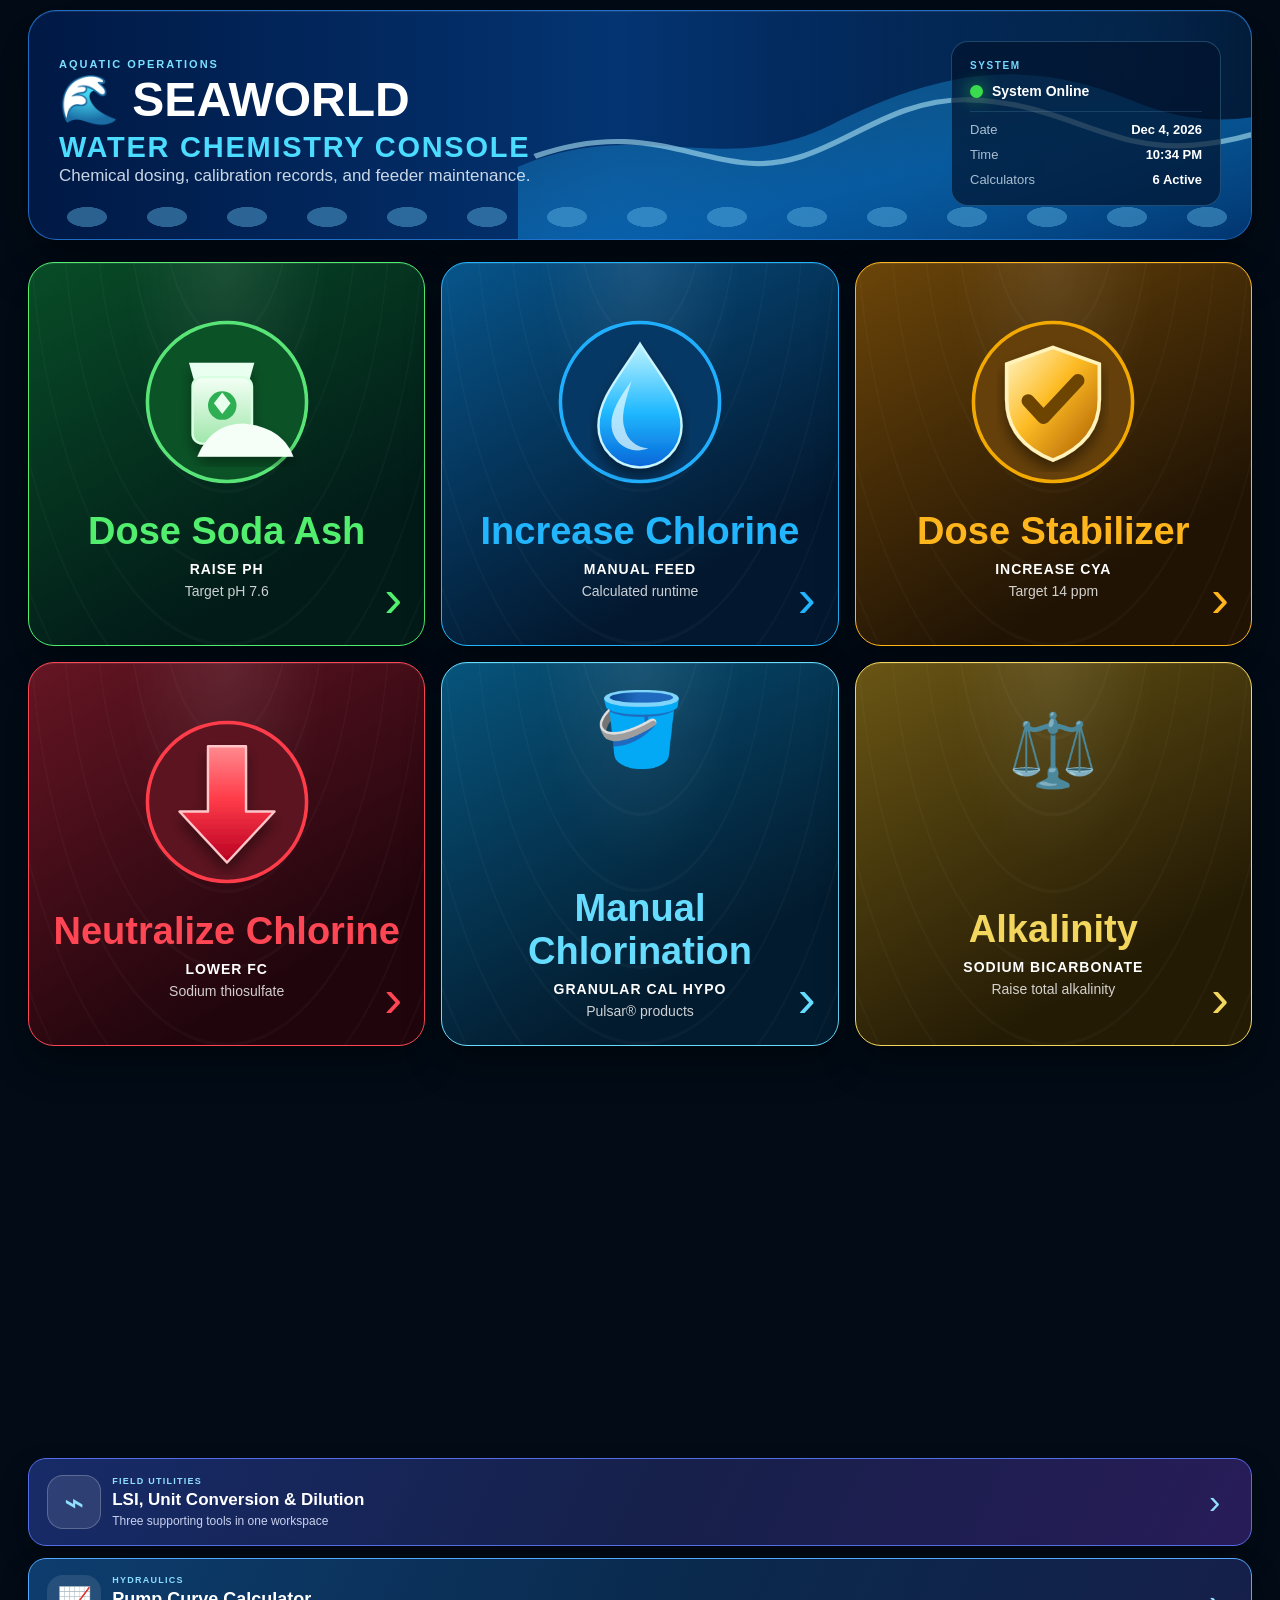
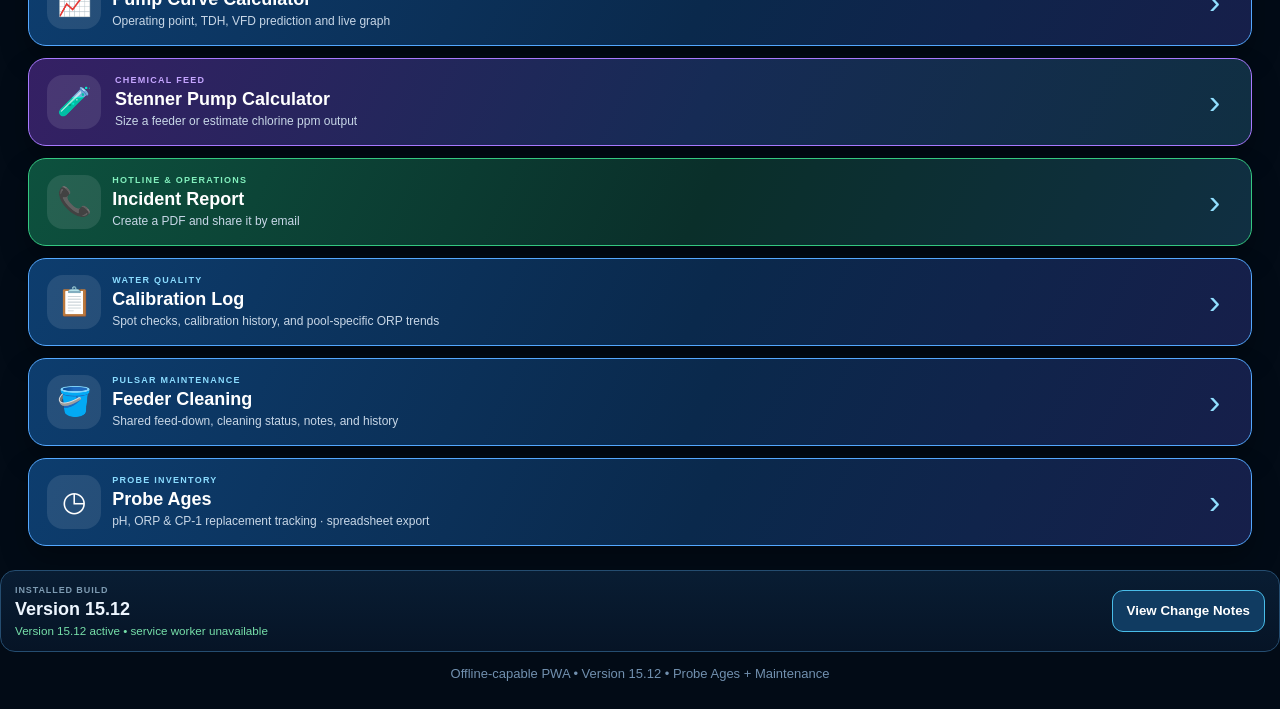
<file: index.html>
<!DOCTYPE html>

<html lang="en">
<head>
<meta charset="utf-8"/>
<meta content="width=device-width,initial-scale=1,viewport-fit=cover" name="viewport"/>
<meta content="#0b4f8a" name="theme-color"/>
<meta content="yes" name="apple-mobile-web-app-capable"/>
<meta content="default" name="apple-mobile-web-app-status-bar-style"/>
<meta content="SeaWorld Dose" name="apple-mobile-web-app-title"/>
<link href="manifest.webmanifest" rel="manifest"/>
<link href="icon-192.png" rel="apple-touch-icon"/>
<link href="icon-192.png" rel="icon"/>
<link href="probe-tracker.css" rel="stylesheet"/>
<script src="probe-core.js" defer></script>
<script src="probe-store.js" defer></script>
<script src="probe-tracker.js" defer></script>
<title>SeaWorld Water Chemistry Console</title>
<style>
:root{--navy:#17365d;--blue:#d9eaf7;--green:#e2f0d9;--red:#fce4d6;--ink:#1f2937;--muted:#667085;--border:#cfd8e3;--white:#fff;--light:#f7fafc;--error:#b42318;--errorbg:#fef3f2}
*{box-sizing:border-box}
body{margin:0;font-family:-apple-system,BlinkMacSystemFont,"Segoe UI",Roboto,Arial,sans-serif;background:linear-gradient(180deg,#eef5fb,#f9fbfd);color:var(--ink);min-height:100vh}
.wrap{width:min(980px,calc(100% - 24px));margin:18px auto;padding-bottom:env(safe-area-inset-bottom)}

.hero{
background:
radial-gradient(circle at 12% 28%, rgba(255,255,255,.20) 0 10px, transparent 11px),
radial-gradient(circle at 82% 35%, rgba(255,255,255,.15) 0 8px, transparent 9px),
radial-gradient(circle at 65% 70%, rgba(255,255,255,.12) 0 14px, transparent 15px),
linear-gradient(180deg,#0b4f8a,#17365d);
position:relative;
overflow:hidden;
}
.hero:after{
content:"";
position:absolute;
left:-10%;
right:-10%;
bottom:-18px;
height:60px;
background:
radial-gradient(40px 20px at 20px 20px,#5fb6e5 49%,transparent 51%) repeat-x;
background-size:80px 40px;
opacity:.45;
}
.hero h1:before{
content:"🌊 ";
}

.hero{background:var(--navy);color:#fff;border-radius:18px 18px 0 0;padding:22px}
.hero h1{margin:0 0 6px;font-size:clamp(25px,5vw,38px)}
.hero p{margin:0;opacity:.9}
.tabs{display:none;grid-template-columns:repeat(3,1fr);background:#fff;border-left:1px solid var(--border);border-right:1px solid var(--border)}
.tab{padding:15px;border:0;background:#edf2f7;color:var(--navy);font-weight:800;font-size:16px;cursor:pointer}
.tab.active{background:#fff;box-shadow:inset 0 -4px 0 var(--navy)}
.panel{display:none;background:#fff;border:1px solid var(--border);border-top:0;border-radius:0 0 18px 18px;padding:18px;box-shadow:0 14px 35px rgba(23,54,93,.12)}
.panel.active{display:block}
.grid{display:grid;grid-template-columns:1.05fr .95fr;gap:20px}
@media(max-width:760px){.grid{grid-template-columns:1fr}}
.card{border:1px solid var(--border);border-radius:14px;overflow:hidden;background:#fff}
.card h2{margin:0;padding:14px 16px;font-size:18px;background:var(--blue);color:var(--navy)}
.card-body{padding:16px}
.field{margin-bottom:16px}
label{display:block;font-weight:700;margin-bottom:7px}
select,input{width:100%;min-height:50px;border:1px solid #aeb9c6;border-radius:10px;padding:10px 12px;font-size:17px;background:#fff;color:var(--ink)}
input.invalid{border-color:var(--error);background:var(--errorbg)}
.help{font-size:13px;color:var(--muted);margin-top:6px}
.error{display:none;margin-top:8px;padding:10px 12px;border-radius:9px;background:var(--errorbg);color:var(--error);font-weight:700;font-size:14px}
.error.show{display:block}
.readout{display:flex;justify-content:space-between;gap:12px;padding:12px 0;border-bottom:1px solid #e6ebf0}
.readout:last-child{border-bottom:0}
.readout span:first-child{color:var(--muted)}
.readout strong{text-align:right}
.result{background:var(--green);border:1px solid #b7d7a8;border-radius:14px;padding:18px;text-align:center}
.result.invalid{background:#f2f4f7;border-color:#d0d5dd}
.result small{display:block;color:#365314;font-weight:800;text-transform:uppercase;letter-spacing:.03em}
.result.invalid small,.result.invalid .big,.result.invalid .sub{color:#667085}
.result .big{font-size:clamp(38px,9vw,62px);font-weight:800;color:#214e2f;margin:8px 0}
.result .sub{color:#315f3e}
.tiles{display:grid;grid-template-columns:repeat(2,1fr);gap:10px;margin-top:12px}
.tile{background:var(--light);border:1px solid var(--border);border-radius:12px;padding:13px}
.tile b{display:block;font-size:20px;margin-top:5px}
.note{margin-top:18px;background:var(--red);border:1px solid #efb6a4;border-radius:12px;padding:14px 16px;line-height:1.5}
.formula{margin-top:14px;padding:12px 14px;background:#f8fafc;border-left:4px solid var(--navy);font-family:ui-monospace,SFMono-Regular,Menlo,Consolas,monospace;font-size:14px;overflow:auto}

.alert{margin-top:14px;border-radius:12px;padding:14px 16px;line-height:1.45;font-weight:700;display:none}
.alert.show{display:block}
.alert.caution{background:#fff7e6;border:1px solid #f3c969;color:#7a4b00}
.alert.warning{background:#fef3f2;border:1px solid #fda29b;color:#b42318}
.alert.info{background:#eef6ff;border:1px solid #b2ccff;color:#1849a9}


:root{
  --bg:#0b1220;
  --panel:#111827;
  --panel2:#172033;
  --panel3:#1f2937;
  --line:#2d3748;
  --text:#e5e7eb;
  --muted2:#94a3b8;
  --cyan:#22d3ee;
  --blue2:#3b82f6;
  --green2:#22c55e;
  --amber:#f59e0b;
  --red2:#ef4444;
}
body{background:radial-gradient(circle at top,#15233b 0,#0b1220 42%,#070b12 100%);color:var(--text)}
.wrap{width:min(1180px,calc(100% - 20px));margin:10px auto}
.hero{
  background:linear-gradient(135deg,#0f172a,#172554 58%,#0b4f8a);
  border:1px solid #263756;
  border-radius:16px;
  box-shadow:0 16px 40px rgba(0,0,0,.35);
}
.hero h1{font-size:clamp(23px,4vw,36px)}
.hero p{color:#cbd5e1}
.ops-dashboard{display:block;margin-top:12px}
.ops-dashboard.hidden{display:none}
.top-grid{display:grid;grid-template-columns:1.35fr .65fr;gap:12px}
@media(max-width:820px){.top-grid{grid-template-columns:1fr}}
.kpi-grid{display:grid;grid-template-columns:repeat(3,1fr);gap:12px}
@media(max-width:720px){.kpi-grid{grid-template-columns:1fr}}
.kpi,.ops-panel,.tool-launch{
  background:linear-gradient(180deg,rgba(23,32,51,.98),rgba(15,23,42,.98));
  border:1px solid #2a3a55;
  border-radius:14px;
  box-shadow:0 10px 26px rgba(0,0,0,.28);
}
.kpi{padding:15px}
.kpi-label{font-size:12px;letter-spacing:.08em;text-transform:uppercase;color:var(--muted2);font-weight:800}
.kpi-value{font-size:28px;font-weight:800;margin-top:8px}
.kpi-sub{font-size:13px;color:var(--muted2);margin-top:4px}
.kpi.blue .kpi-value{color:var(--cyan)}
.kpi.green .kpi-value{color:var(--green2)}
.kpi.amber .kpi-value{color:var(--amber)}
.ops-panel{padding:16px}
.panel-title{font-size:13px;letter-spacing:.08em;text-transform:uppercase;color:#cbd5e1;font-weight:800;margin-bottom:12px}
.status-row{display:flex;align-items:center;justify-content:space-between;padding:10px 0;border-bottom:1px solid var(--line)}
.status-row:last-child{border-bottom:0}
.status-left{display:flex;align-items:center;gap:9px}
.dot{width:10px;height:10px;border-radius:50%}
.dot.green{background:var(--green2);box-shadow:0 0 12px rgba(34,197,94,.7)}
.dot.amber{background:var(--amber);box-shadow:0 0 12px rgba(245,158,11,.65)}
.dot.blue{background:var(--cyan);box-shadow:0 0 12px rgba(34,211,238,.65)}
.status-value{font-weight:800}
.launch-grid{display:grid;grid-template-columns:repeat(3,1fr);gap:12px;margin-top:12px}
@media(max-width:720px){.launch-grid{grid-template-columns:1fr}}
.tool-launch{padding:16px;text-align:left;cursor:pointer;color:var(--text)}
.tool-launch:hover{border-color:#4f6b99;transform:translateY(-1px)}
.tool-top{display:flex;align-items:center;justify-content:space-between;gap:12px}
.tool-name{font-size:19px;font-weight:800}
.tool-badge{font-size:11px;padding:5px 8px;border-radius:999px;background:#0f2741;color:#7dd3fc;border:1px solid #24547a}
.tool-launch p{color:var(--muted2);margin:10px 0 0;line-height:1.4}
.mini-chart{height:42px;margin-top:14px;display:flex;align-items:flex-end;gap:5px}
.bar{flex:1;border-radius:3px 3px 0 0;background:linear-gradient(180deg,#22d3ee,#2563eb)}
.bar.g{background:linear-gradient(180deg,#4ade80,#15803d)}
.bar.a{background:linear-gradient(180deg,#fbbf24,#d97706)}
.bar.r{background:linear-gradient(180deg,#fb7185,#b91c1c)}
.calculator-shell{margin-top:12px}
.panel{
  background:linear-gradient(180deg,rgba(17,24,39,.98),rgba(11,18,32,.98));
  border:1px solid #2a3a55;
  color:var(--text);
  box-shadow:0 14px 35px rgba(0,0,0,.34);
}
.card{background:#121a2a;border-color:#2a3a55}
.card h2{background:#18243a;color:#dbeafe;border-bottom:1px solid #2a3a55}
select,input{background:#0f172a;color:var(--text);border-color:#3b4a63}
.readout{border-color:#2a3a55}
.readout span:first-child{color:var(--muted2)}
.result{background:linear-gradient(180deg,#143322,#10261a);border-color:#275c3d}
.result .big{color:#86efac}
.result small,.result .sub{color:#bbf7d0}
.tile{background:#121a2a;border-color:#2a3a55}
.formula{background:#0f172a;border-left-color:var(--cyan);color:#cbd5e1}
.note{background:#2a1b0e;border-color:#6b3f12;color:#fde68a}
.calculator-topbar{display:flex;justify-content:space-between;align-items:center;margin-bottom:12px}
.back-button{border:1px solid #3b4a63;background:#172033;color:#e2e8f0;border-radius:9px;padding:10px 13px;font-weight:800}
.calc-title{font-size:18px;font-weight:800;color:#dbeafe}

.reference-section{margin-top:12px;background:linear-gradient(180deg,rgba(23,32,51,.98),rgba(15,23,42,.98));border:1px solid #2a3a55;border-radius:14px;overflow:hidden;box-shadow:0 10px 26px rgba(0,0,0,.28)}
.reference-header{padding:14px 16px;background:#18243a;border-bottom:1px solid #2a3a55}
.reference-header h3{margin:0;color:#dbeafe;font-size:16px}
.reference-header p{margin:5px 0 0;color:var(--muted2);font-size:12px}
.table-wrap{overflow-x:hidden}
.ref-table{width:100%;border-collapse:collapse;table-layout:fixed}
.ref-table th,.ref-table td{padding:12px 14px;border-bottom:1px solid #243047;text-align:left}
.ref-table th{background:#101827;color:#94a3b8;font-size:11px;letter-spacing:.06em;text-transform:uppercase}
.ref-table td{color:#e2e8f0;font-size:14px;vertical-align:middle}
.ref-table th:first-child,.ref-table td:first-child{width:72%;white-space:normal;overflow-wrap:anywhere}
.ref-table th:last-child,.ref-table td:last-child{width:28%;text-align:right;white-space:nowrap}
.ref-table td:last-child{font-weight:800;color:#7dd3fc}
.dashboard-simple{display:grid;grid-template-columns:repeat(2,1fr);gap:14px;margin-top:12px}
@media(max-width:680px){.dashboard-simple{grid-template-columns:1fr}}
.launch-tile{min-height:150px;border:1px solid #2a3a55;border-radius:16px;padding:18px;text-align:left;color:var(--text);cursor:pointer;background:linear-gradient(180deg,rgba(23,32,51,.98),rgba(15,23,42,.98));box-shadow:0 10px 26px rgba(0,0,0,.28)}
.launch-icon{font-size:36px;margin-bottom:14px}
.launch-title{font-size:22px;font-weight:850;margin-bottom:6px}
.launch-desc{color:var(--muted2);line-height:1.4}

.footer{color:#64748b}

.footer{text-align:center;color:var(--muted);font-size:13px;margin-top:14px}

:root{
 --page:#020b18;--surface:#071427;--surface2:#0b1c34;--line:#17365c;
 --text:#f4f8ff;--muted:#aab9cc;--cyan:#38d7ff;--green:#52ef6e;
 --amber:#ffb51c;--red:#ff4654;--blue:#22b6ff;
}
html{background:var(--page)}
body{
 margin:0;color:var(--text);
 background:
 radial-gradient(circle at 50% -8%,#102f58 0,#061426 29%,#020b18 62%,#010711 100%);
}
.wrap{width:min(1120px,calc(100% - 18px));margin:10px auto 24px}

/* Reference-inspired hero */
.hero{
 min-height:236px;border-radius:28px;overflow:hidden;position:relative;padding:28px 30px;
 border:1px solid rgba(39,131,231,.78);
 background:
 linear-gradient(90deg,rgba(0,25,70,.98) 0%,rgba(4,57,124,.90) 48%,rgba(0,23,59,.68) 100%),
 radial-gradient(circle at 90% 20%,rgba(42,190,255,.25),transparent 32%);
 box-shadow:0 22px 52px rgba(0,0,0,.45),inset 0 1px rgba(255,255,255,.08);
}
.hero-wave{
 position:absolute;right:-4%;top:-12%;width:64%;height:126%;opacity:.96;pointer-events:none;
}
.hero-inner{position:relative;z-index:2;display:grid;grid-template-columns:1fr auto;gap:24px;align-items:center;height:100%}
.hero-brand{display:flex;gap:22px;align-items:center;min-width:0}
.hero-logo{width:120px;height:120px;flex:0 0 auto}
.hero-copy h1{margin:0;font-size:clamp(34px,6vw,58px);line-height:.95;letter-spacing:.015em;text-transform:uppercase}
.hero-copy .subtitle{margin-top:9px;color:#45d7ff;font-size:clamp(17px,3vw,27px);font-weight:850;letter-spacing:.055em;text-transform:uppercase}
.hero-copy p{margin:20px 0 0;font-size:clamp(15px,2.2vw,20px);line-height:1.4;color:#e7effb;max-width:580px}
.hero-meta{align-self:end;display:grid;gap:13px;min-width:265px;padding-bottom:8px}
.meta-line{display:flex;align-items:center;justify-content:flex-end;gap:10px;font-size:16px;color:#f2f6fb}
.online-dot{width:13px;height:13px;border-radius:50%;background:#39dc4c;box-shadow:0 0 18px rgba(57,220,76,.85)}
@media(max-width:760px){
 .hero{min-height:250px;padding:22px 20px}
 .hero-inner{display:block}
 .hero-brand{gap:14px}
 .hero-logo{width:82px;height:82px}
 .hero-copy h1{font-size:clamp(27px,9vw,42px)}
 .hero-copy .subtitle{font-size:clamp(13px,4vw,20px)}
 .hero-copy p{margin-top:14px;font-size:15px;max-width:78%}
 .hero-meta{position:absolute;right:16px;bottom:14px;min-width:auto;gap:7px}
 .meta-line{font-size:12px}
 .hero-wave{width:76%;right:-20%;opacity:.72}
}

/* 2 x 2 premium calculator cards */
.ops-dashboard{margin-top:22px}
.dashboard-simple{display:grid!important;grid-template-columns:repeat(2,minmax(0,1fr))!important;gap:22px!important}
.launch-tile{
 min-height:340px!important;padding:24px!important;border-radius:26px!important;
 position:relative;overflow:hidden;text-align:center!important;
 display:flex;flex-direction:column;align-items:center;justify-content:center;
 border:1px solid currentColor!important;
 box-shadow:0 18px 36px rgba(0,0,0,.40),inset 0 1px rgba(255,255,255,.08)!important;
 background:#071427!important;
}
.launch-tile::before{
 content:"";position:absolute;inset:0;opacity:.72;pointer-events:none;
 background:
 radial-gradient(ellipse at 50% 0%,rgba(255,255,255,.12),transparent 38%),
 repeating-radial-gradient(ellipse at 50% -20%,transparent 0 31px,rgba(255,255,255,.04) 32px 33px);
}
.launch-tile::after{
 content:"›";position:absolute;right:22px;bottom:20px;font-size:54px;line-height:1;color:currentColor;
}
.launch-tile:nth-child(1){color:var(--green);background:linear-gradient(150deg,#084c27,#021b18 75%)!important}
.launch-tile:nth-child(2){color:var(--blue);background:linear-gradient(150deg,#07558b,#03182f 75%)!important}
.launch-tile:nth-child(3){color:var(--amber);background:linear-gradient(150deg,#6b4509,#201304 75%)!important}
.launch-tile:nth-child(4){color:var(--red);background:linear-gradient(150deg,#651523,#21050d 75%)!important}
.launch-art{position:relative;z-index:2;width:min(50%,180px);aspect-ratio:1;margin-bottom:14px}
.launch-title{position:relative;z-index:2;font-size:clamp(22px,4vw,38px)!important;font-weight:900!important;color:currentColor!important;margin:0 0 8px!important}
.launch-desc{position:relative;z-index:2;color:#f5f8fd!important;font-size:clamp(14px,2.2vw,20px);max-width:90%;line-height:1.35}
@media(max-width:620px){
 .dashboard-simple{gap:12px!important}
 .launch-tile{min-height:230px!important;padding:15px 10px!important;border-radius:19px!important}
 .launch-art{width:52%;margin-bottom:6px}
 .launch-title{font-size:clamp(17px,5vw,24px)!important}
 .launch-desc{font-size:12px;max-width:96%}
 .launch-tile::after{font-size:38px;right:11px;bottom:8px}
}

/* Calculator theme */
.panel.calculator-shell{
 margin-top:18px;border-radius:24px!important;border:1px solid #163b69!important;
 background:linear-gradient(180deg,#07172c,#030c1b)!important;padding:18px!important;
 box-shadow:0 20px 42px rgba(0,0,0,.42)!important;
}
.calculator-topbar{
 margin:-18px -18px 16px!important;padding:14px 16px!important;border-radius:23px 23px 0 0;
 background:linear-gradient(90deg,#07356c,#08689b,#062247)!important;border-bottom:1px solid rgba(78,191,255,.3)!important;
}
.back-button{background:#031329!important;border:1px solid #2a78ab!important;color:#e9f8ff!important}
.calc-title{color:#69dfff!important;text-transform:uppercase;letter-spacing:.04em}
.calc-visual{
 margin-bottom:16px;border-radius:20px;min-height:180px;padding:20px;
 display:grid;grid-template-columns:170px 1fr;align-items:center;gap:22px;overflow:hidden;position:relative;
 border:1px solid currentColor;background:#061426;
}
.calc-visual::after{
 content:"";position:absolute;inset:0;pointer-events:none;opacity:.35;
 background:repeating-radial-gradient(ellipse at 70% 0%,transparent 0 30px,rgba(255,255,255,.06) 31px 32px);
}
.calc-visual-icon{position:relative;z-index:2;width:150px;height:150px}
.calc-visual-copy{position:relative;z-index:2}
.calc-visual h2{margin:0 0 8px;font-size:clamp(24px,4vw,38px);color:currentColor}
.calc-visual p{margin:0;color:#e5edf8;line-height:1.45;font-size:16px}
.calc-visual.soda{color:var(--green);background:linear-gradient(120deg,#094224,#031c1b)}
.calc-visual.fc{color:var(--blue);background:linear-gradient(120deg,#064d80,#031a34)}
.calc-visual.cya{color:var(--amber);background:linear-gradient(120deg,#624006,#251506)}
.calc-visual.dechlor{color:var(--red);background:linear-gradient(120deg,#5e1420,#23060d)}
@media(max-width:600px){
 .calc-visual{grid-template-columns:105px 1fr;min-height:130px;padding:13px;gap:12px}
 .calc-visual-icon{width:100px;height:100px}
 .calc-visual p{font-size:13px}
}
.card{background:linear-gradient(180deg,#0c1c34,#061123)!important;border:1px solid #1b406d!important}
.card h2{background:linear-gradient(90deg,#0f3765,#092647)!important;color:#eaf8ff!important}
select,input{background:#061226!important;border-color:#29527d!important;color:#fff!important}
.readout{border-color:#193653!important}.readout span:first-child{color:#a9bad0!important}
.tile{background:#09192d!important;border-color:#214464!important}
.reference-section{background:linear-gradient(180deg,#0c1c34,#061123)!important;border-color:#1b406d!important}
.reference-header{background:linear-gradient(90deg,#0f3765,#092647)!important}
.formula{background:#051020!important}
.footer{color:#7190af!important}


/* ===== Six Calculator Header Test operational refinement ===== */
.hero{min-height:220px}
.hero-layout{
  position:relative;z-index:2;display:grid;
  grid-template-columns:minmax(0,1fr) 260px;
  grid-template-areas:"brand status" "description status";
  column-gap:28px;align-items:center;height:100%;
}
.hero-brand-block{grid-area:brand;display:flex;align-items:center;gap:18px;min-width:0}
.hero-title-block h1{margin:0;font-size:clamp(33px,5vw,56px);line-height:.95;text-transform:uppercase;letter-spacing:.025em}
.hero-subtitle{margin-top:8px;color:#4bdcff;font-size:clamp(16px,2.7vw,25px);font-weight:850;letter-spacing:.055em;text-transform:uppercase}
.hero-description{grid-area:description;margin:16px 0 0 138px;max-width:550px;color:#e7effb;font-size:17px;line-height:1.42}
.hero-status-block{
  grid-area:status;align-self:stretch;display:flex;flex-direction:column;justify-content:center;
  gap:12px;padding:18px;border-left:1px solid rgba(132,211,255,.22);
  background:linear-gradient(90deg,rgba(2,18,43,.08),rgba(2,18,43,.42));border-radius:0 20px 20px 0
}
.status-label{font-size:11px;letter-spacing:.14em;color:#89cfff;font-weight:850}
.status-online,.status-date,.status-time{display:flex;align-items:center;gap:9px;color:#f5f8fd}
.status-online{font-size:17px}.status-date,.status-time{font-size:14px;color:#d4dfed}
@media(max-width:720px){
  .hero{min-height:300px}
  .hero-layout{display:grid;grid-template-columns:1fr;grid-template-areas:"brand" "description" "status";gap:10px}
  .hero-logo{width:76px;height:76px}
  .hero-title-block h1{font-size:clamp(27px,9vw,40px)}
  .hero-subtitle{font-size:clamp(13px,4.4vw,18px)}
  .hero-description{margin:3px 0 0;max-width:72%;font-size:14px}
  .hero-status-block{
    margin-top:4px;padding:10px 12px;border-left:0;border-top:1px solid rgba(132,211,255,.22);
    border-radius:12px;display:grid;grid-template-columns:1.2fr 1fr 1fr;gap:7px;background:rgba(1,17,39,.56)
  }
  .status-label{display:none}
  .status-online,.status-date,.status-time{font-size:11px;justify-content:center;white-space:nowrap}
}

/* Dashboard action hierarchy */
.launch-action{position:relative;z-index:2;font-size:14px;font-weight:800;color:#fff;text-transform:uppercase;letter-spacing:.07em;margin-bottom:5px}
.launch-desc{font-size:14px!important;color:rgba(255,255,255,.80)!important}
@media(max-width:620px){
  .launch-action{font-size:10px}
  .launch-desc{font-size:11px!important}
}

/* Calculator breadcrumb */
.calculator-breadcrumb{
  display:flex;align-items:center;gap:10px;margin-bottom:12px;padding:10px 12px;
  border:1px solid rgba(96,177,232,.24);border-radius:12px;background:rgba(3,17,36,.74);
  color:#a7dfff;font-size:14px
}
.breadcrumb-separator{color:#55789c}.calculator-breadcrumb strong{color:#eef9ff}

/* Operational calculator hero: 60% text / 40% art */
.calc-visual{
  grid-template-columns:minmax(0,1.4fr) minmax(150px,.75fr)!important;
  min-height:230px!important;padding:24px 28px!important;gap:22px!important
}
.calc-visual-copy{text-align:left}
.calc-kicker{font-size:12px;font-weight:850;letter-spacing:.14em;color:currentColor;opacity:.88}
.calc-visual h2{font-size:clamp(30px,5vw,48px)!important;margin:7px 0 10px!important}
.calc-visual p{font-size:17px!important;max-width:560px}
.calc-visual-icon{width:190px!important;height:190px!important;justify-self:end}
@media(max-width:600px){
  .calc-visual{grid-template-columns:minmax(0,1fr) 125px!important;min-height:170px!important;padding:17px!important}
  .calc-visual h2{font-size:clamp(23px,7vw,34px)!important}
  .calc-visual p{font-size:13px!important}
  .calc-visual-icon{width:125px!important;height:125px!important}
}

/* Per-calculator page tint */
#sodaPanel{--accent:#52ef6e;background:radial-gradient(circle at 80% 0,rgba(41,180,88,.12),transparent 30%),linear-gradient(180deg,#061b19,#030c15)!important}
#fcPanel{--accent:#27bfff;background:radial-gradient(circle at 80% 0,rgba(24,153,230,.14),transparent 30%),linear-gradient(180deg,#061a2c,#030c18)!important}
#cyaPanel{--accent:#ffb51c;background:radial-gradient(circle at 80% 0,rgba(230,156,19,.13),transparent 30%),linear-gradient(180deg,#211707,#080d14)!important}
#dechlorPanel{--accent:#ff4654;background:radial-gradient(circle at 80% 0,rgba(222,43,63,.13),transparent 30%),linear-gradient(180deg,#20080e,#080b13)!important}

/* Inputs: clear SCADA-like grouping */
.input-section-label{
  margin:14px 0 7px;padding-top:12px;border-top:1px solid #1d3b5a;
  color:var(--accent,#6bdcff);font-size:10px;font-weight:900;letter-spacing:.15em
}
.input-section-label:first-child{margin-top:0;padding-top:0;border-top:0}
.field{padding:10px 11px;border:1px solid #1d3b5a;border-radius:12px;background:rgba(4,15,31,.44)}
.field label{font-size:12px;text-transform:uppercase;letter-spacing:.06em;color:#bcd0e5}
.field input,.field select{font-weight:700}

/* Readouts become compact metric cards */
.metric-grid{display:grid;grid-template-columns:repeat(2,minmax(0,1fr));gap:10px;margin-top:14px}
.metric-grid .readout{
  display:block;padding:12px;border:1px solid #224766;border-radius:12px;
  background:linear-gradient(180deg,rgba(14,36,63,.86),rgba(5,18,35,.90))
}
.metric-grid .readout span{display:block;font-size:11px;text-transform:uppercase;letter-spacing:.06em;color:#8fa9c2!important}
.metric-grid .readout strong{display:block;margin-top:6px;text-align:left;font-size:18px;color:#f4f8ff}

/* Results: primary result plus four equally prominent metric cards */
.result{padding:22px!important;border-width:1px!important}
.result .big{font-size:clamp(42px,8vw,68px)!important}
.tiles{grid-template-columns:repeat(2,minmax(0,1fr))!important;gap:10px!important}
.tile{min-height:92px;display:flex;flex-direction:column;justify-content:center;padding:14px!important}
.tile span{font-size:11px!important;text-transform:uppercase;letter-spacing:.055em}
.tile b{font-size:21px!important}

/* Quick-reference intensity cues */
.ref-table tr.level-low td:last-child{color:#72f394!important}
.ref-table tr.level-medium td:last-child{color:#f7dc63!important}
.ref-table tr.level-high td:last-child{color:#ff9e45!important}
.ref-table tr.level-critical td:last-child{color:#ff6874!important}
.ref-table tr.level-low{background:linear-gradient(90deg,transparent,rgba(61,203,105,.035))}
.ref-table tr.level-medium{background:linear-gradient(90deg,transparent,rgba(247,196,44,.045))}
.ref-table tr.level-high{background:linear-gradient(90deg,transparent,rgba(247,125,44,.052))}
.ref-table tr.level-critical{background:linear-gradient(90deg,transparent,rgba(236,57,74,.060))}


.header-clean{min-height:230px}.clean-header-layout{position:relative;z-index:2;display:grid;grid-template-columns:1fr 270px;gap:28px;align-items:center;height:100%}.eyebrow{font-size:11px;letter-spacing:.18em;color:#7bdfff;font-weight:900;margin-bottom:8px}.clean-brand h1{margin:0;font-size:clamp(40px,7vw,68px);line-height:.9;text-transform:uppercase}.product-title{margin-top:10px;font-size:clamp(18px,3vw,29px);font-weight:850;color:#4bdcff;text-transform:uppercase;letter-spacing:.06em}.clean-brand p{max-width:560px;color:#dfeaf6;font-size:17px;line-height:1.45}.clean-status{padding:18px;border:1px solid rgba(116,207,255,.25);border-radius:17px;background:rgba(2,18,43,.68)}.status-head{font-size:10px;letter-spacing:.16em;color:#77d8ff;font-weight:900;margin-bottom:12px}.online-row{display:flex;align-items:center;gap:9px;padding-bottom:12px;border-bottom:1px solid rgba(126,191,229,.16)}.status-row2{display:flex;justify-content:space-between;padding-top:10px;color:#a9bed2;font-size:13px}.status-row2 strong{color:#fff}@media(max-width:720px){.header-clean{min-height:295px}.clean-header-layout{grid-template-columns:1fr;gap:12px}.clean-brand h1{font-size:clamp(36px,12vw,52px)}.clean-brand p{font-size:14px;max-width:80%}.clean-status{display:grid;grid-template-columns:1.2fr 1fr 1fr;padding:10px;gap:8px}.status-head,.status-row2:last-child{display:none}.online-row{border:0;padding:0;font-size:11px}.status-row2{display:block;padding:0;text-align:center;font-size:10px}.status-row2 span,.status-row2 strong{display:block}}.dashboard-simple{grid-template-columns:repeat(2,minmax(0,1fr))!important}.tile-cal{color:#66dcff!important;background:linear-gradient(150deg,#07547c,#031b2e 75%)!important}.tile-alk{color:#f3d65d!important;background:linear-gradient(150deg,#695514,#241b05 75%)!important}.simple-icon{font-size:72px}.hero-icon{font-size:100px}.extra-panel{display:none}.extra-panel.active{display:block}.calc-visual.calhypo{color:#66dcff;background:linear-gradient(120deg,#07547c,#031b2e)}.calc-visual.alkalinity{color:#f3d65d;background:linear-gradient(120deg,#695514,#241b05)}#calhypoPanel{--accent:#66dcff}#alkPanel{--accent:#f3d65d}.cal-ref{table-layout:auto}.cal-ref th:first-child,.cal-ref td:first-child{width:54%}.cal-ref th:not(:first-child),.cal-ref td:not(:first-child){text-align:right;white-space:nowrap}@media(max-width:620px){.cal-ref th,.cal-ref td{padding:9px 5px;font-size:11px}.simple-icon{font-size:50px}.hero-icon{font-size:72px}}

/* ===== Dashboard grid correction and theme switcher ===== */
.dashboard-simple{
  display:grid !important;
  grid-template-columns:repeat(2,minmax(0,1fr)) !important;
  grid-auto-flow:row !important;
  gap:14px !important;
  align-items:stretch !important;
}
.dashboard-simple > .launch-tile{
  width:100% !important;
  min-width:0 !important;
  grid-column:auto !important;
  grid-row:auto !important;
  min-height:260px !important;
}
@media(max-width:620px){
  .dashboard-simple{
    grid-template-columns:repeat(2,minmax(0,1fr)) !important;
    gap:10px !important;
  }
  .dashboard-simple > .launch-tile{
    min-height:225px !important;
    padding:14px 8px !important;
  }
  .launch-title{font-size:clamp(16px,4.8vw,22px)!important}
  .launch-action{font-size:9px!important}
  .launch-desc{font-size:10px!important}
  .launch-art{width:56%!important}
}

/* Theme controls */
.theme-panel{
  margin:18px 0 0;
  padding:15px;
  border:1px solid #1c3f68;
  border-radius:16px;
  background:linear-gradient(180deg,#0b1b32,#061123);
  box-shadow:0 12px 25px rgba(0,0,0,.28);
}
.theme-panel-title{
  margin-bottom:11px;
  font-size:11px;
  font-weight:900;
  letter-spacing:.12em;
  text-transform:uppercase;
  color:#92b8d8;
}
.theme-options{
  display:grid;
  grid-template-columns:1fr 1fr;
  gap:9px;
}
.theme-option{
  position:relative;
}
.theme-option input{
  position:absolute;
  opacity:0;
  pointer-events:none;
}
.theme-option label{
  display:flex;
  align-items:center;
  justify-content:center;
  gap:9px;
  min-height:46px;
  margin:0;
  border:1px solid #294e72;
  border-radius:12px;
  background:#07162a;
  color:#dcecff;
  font-weight:800;
  cursor:pointer;
  transition:.15s ease;
}
.theme-option input:checked + label{
  border-color:#4bdcff;
  box-shadow:0 0 0 2px rgba(75,220,255,.16);
  background:#0b3152;
  color:#fff;
}
.theme-note{
  margin-top:9px;
  font-size:11px;
  color:#7e9bb7;
  text-align:center;
}

/* Complete light mode */
body.light-mode{
  --page:#edf4f9;
  --surface:#ffffff;
  --surface2:#f3f8fc;
  --line:#c7d8e7;
  --text:#10233a;
  --muted:#5f7489;
  background:
    radial-gradient(circle at 50% -8%,#d8ecf8 0,#edf5fa 35%,#f7fafc 75%,#ffffff 100%) !important;
  color:#10233a !important;
}
body.light-mode .wrap{color:#10233a}
body.light-mode .hero{
  background:
    linear-gradient(90deg,rgba(219,239,251,.98),rgba(191,226,247,.96) 55%,rgba(232,246,253,.90)),
    radial-gradient(circle at 88% 18%,rgba(50,163,218,.22),transparent 32%) !important;
  border-color:#75b9df !important;
  box-shadow:0 16px 34px rgba(50,92,128,.18),inset 0 1px rgba(255,255,255,.8) !important;
}
body.light-mode .header-brand-copy h1{color:#083a69}
body.light-mode .header-product-name{color:#087bac}
body.light-mode .header-eyebrow{color:#247ea9}
body.light-mode .header-brand-copy p{color:#395b73}
body.light-mode .header-command-status{
  background:rgba(255,255,255,.72) !important;
  border-color:#9bcce6 !important;
  box-shadow:0 8px 20px rgba(51,95,128,.12) !important;
}
body.light-mode .header-status-title{color:#247ea9}
body.light-mode .header-online,
body.light-mode .header-status-row strong{color:#17354f}
body.light-mode .header-status-row{color:#5f7588}

body.light-mode .launch-tile{
  box-shadow:0 12px 25px rgba(55,85,110,.16),inset 0 1px rgba(255,255,255,.74) !important;
}
body.light-mode .launch-tile:nth-child(1){
  background:linear-gradient(150deg,#dff6e4,#bde8c8 72%) !important;
  color:#16833d !important;
  border-color:#5aba75 !important;
}
body.light-mode .launch-tile:nth-child(2){
  background:linear-gradient(150deg,#ddf2ff,#b7dff6 72%) !important;
  color:#087ebd !important;
  border-color:#58abd8 !important;
}
body.light-mode .launch-tile:nth-child(3){
  background:linear-gradient(150deg,#fff4cf,#f5dfa0 72%) !important;
  color:#a46a00 !important;
  border-color:#dcad36 !important;
}
body.light-mode .launch-tile:nth-child(4){
  background:linear-gradient(150deg,#ffe3e6,#f3bec5 72%) !important;
  color:#b82638 !important;
  border-color:#dd6f7c !important;
}
body.light-mode .calhypo-tile{
  background:linear-gradient(150deg,#dcf4fb,#b9e2ef 72%) !important;
  color:#167ca2 !important;
  border-color:#57abc9 !important;
}
body.light-mode .alkalinity-tile{
  background:linear-gradient(150deg,#fff4cf,#ead99a 72%) !important;
  color:#8b6a0a !important;
  border-color:#c8a838 !important;
}
body.light-mode .launch-action{color:#263b4d !important}
body.light-mode .launch-desc{color:#415b70 !important}
body.light-mode .launch-tile::before{opacity:.18}
body.light-mode .launch-art{
  filter:drop-shadow(0 7px 10px rgba(52,79,99,.20));
}

body.light-mode .panel.calculator-shell,
body.light-mode .new-calculator{
  background:linear-gradient(180deg,#f8fbfd,#edf4f8) !important;
  border-color:#a9c7dc !important;
  box-shadow:0 16px 34px rgba(55,87,111,.15) !important;
}
body.light-mode .calculator-breadcrumb{
  background:#e9f4fa !important;
  border-color:#acd0e5 !important;
  color:#2a688b !important;
}
body.light-mode .calculator-breadcrumb strong{color:#143d57}
body.light-mode .back-button{
  background:#ffffff !important;
  border-color:#91bfd7 !important;
  color:#164d70 !important;
}
body.light-mode .card{
  background:linear-gradient(180deg,#ffffff,#f3f8fb) !important;
  border-color:#bad0df !important;
  color:#173148 !important;
}
body.light-mode .card h2,
body.light-mode .reference-header{
  background:linear-gradient(90deg,#dceef8,#cce4f2) !important;
  color:#153f5b !important;
}
body.light-mode .field{
  background:#f7fbfd !important;
  border-color:#bfd5e3 !important;
}
body.light-mode .field label{color:#425f73 !important}
body.light-mode select,
body.light-mode input{
  background:#ffffff !important;
  color:#142c40 !important;
  border-color:#abc6d8 !important;
}
body.light-mode .metric-grid .readout,
body.light-mode .tile{
  background:linear-gradient(180deg,#ffffff,#eef5f9) !important;
  border-color:#bfd2df !important;
}
body.light-mode .metric-grid .readout span,
body.light-mode .tile span{color:#60798d !important}
body.light-mode .metric-grid .readout strong,
body.light-mode .tile b{color:#173148 !important}
body.light-mode .result{
  box-shadow:0 10px 22px rgba(57,92,118,.14) !important;
}
body.light-mode .recommend-card,
body.light-mode .formula-card,
body.light-mode .reference-section{
  background:linear-gradient(180deg,#ffffff,#f1f7fa) !important;
  border-color:#bfd3e1 !important;
  color:#233f55 !important;
}
body.light-mode .recommend-card h3,
body.light-mode .formula-card h3,
body.light-mode .reference-header h3{color:#194b6a !important}
body.light-mode .recommend-card li,
body.light-mode .formula-card,
body.light-mode .reference-header p{color:#526d80 !important}
body.light-mode .ref-table th{
  background:#e5f0f6 !important;
  color:#496478 !important;
}
body.light-mode .ref-table td{
  color:#203b50 !important;
  border-color:#d6e3ec !important;
}
body.light-mode .theme-panel{
  background:linear-gradient(180deg,#ffffff,#edf5f9);
  border-color:#bad0df;
  box-shadow:0 12px 25px rgba(55,87,111,.13);
}
body.light-mode .theme-panel-title{color:#48687f}
body.light-mode .theme-option label{
  background:#f6fafc;
  border-color:#b8d0df;
  color:#27465d;
}
body.light-mode .theme-option input:checked + label{
  background:#dceff8;
  border-color:#5aa9cf;
  color:#153e58;
  box-shadow:0 0 0 2px rgba(55,147,190,.12);
}
body.light-mode .theme-note{color:#6f8799}
body.light-mode .footer{color:#71889a !important}


/* ===== v7 dashboard and utilities ===== */
.primary-calculator-grid{
  display:grid !important;
  grid-template-columns:repeat(2,minmax(0,1fr)) !important;
  grid-template-rows:repeat(3,minmax(0,1fr)) !important;
  grid-auto-flow:row !important;
  gap:12px !important;
}
.primary-calculator-grid > .launch-tile{
  grid-column:auto !important;
  grid-row:auto !important;
  width:100% !important;
  min-width:0 !important;
  min-height:0 !important;
  height:clamp(250px,38vw,390px) !important;
  margin:0 !important;
}
.primary-calculator-grid .launch-art{
  width:min(58%,190px) !important;
  margin:0 auto 10px !important;
}
@media(max-width:620px){
  .primary-calculator-grid{gap:9px !important}
  .primary-calculator-grid > .launch-tile{
    height:clamp(218px,58vw,300px) !important;
    padding:12px 8px !important;
  }
  .primary-calculator-grid .launch-art{width:min(54%,120px) !important}
  .primary-calculator-grid .launch-title{font-size:clamp(15px,4.8vw,21px) !important;line-height:1.08}
  .primary-calculator-grid .launch-action{font-size:8.5px !important}
  .primary-calculator-grid .launch-desc{font-size:10px !important}
}

.utilities-launcher{
  width:100%;margin-top:12px;padding:16px 18px;display:grid;
  grid-template-columns:54px minmax(0,1fr) 24px;align-items:center;gap:14px;
  text-align:left;border:1px solid #566de8;border-radius:18px;
  background:linear-gradient(115deg,#172b68,#16204a 52%,#281c58);
  color:#fff;box-shadow:0 14px 28px rgba(0,0,0,.28);cursor:pointer
}
.utilities-launcher-icon{
  width:54px;height:54px;display:grid;place-items:center;border-radius:16px;
  background:rgba(255,255,255,.10);border:1px solid rgba(255,255,255,.22);
  font-size:34px;color:#91dfff
}
.utilities-launcher-copy{display:flex;flex-direction:column;gap:4px}
.utilities-kicker{font-size:9px;letter-spacing:.14em;font-weight:900;color:#91dfff}
.utilities-launcher-copy strong{font-size:17px}
.utilities-launcher-copy small{font-size:12px;color:#c7d1ee}
.utilities-arrow{font-size:34px;color:#91dfff}

.theme-options-three{grid-template-columns:repeat(3,1fr) !important}
@media(max-width:520px){
  .theme-options-three label{font-size:12px;padding:0 4px}
}

.utilities-panel{display:none}
.utilities-panel.active{display:block}
.utilities-hero{
  min-height:190px;padding:28px;display:grid;grid-template-columns:1fr 130px;
  align-items:center;gap:20px;border:1px solid #5c6fe6;border-radius:18px;
  background:
    radial-gradient(circle at 80% 20%,rgba(118,220,255,.23),transparent 28%),
    linear-gradient(120deg,#172b68,#141e46 58%,#261b56);
  color:#fff
}
.utilities-hero h2{font-size:clamp(30px,5vw,48px);margin:7px 0 9px}
.utilities-hero p{margin:0;color:#d2d9f1}
.utilities-hero-mark{
  width:120px;height:120px;display:grid;place-items:center;border-radius:28px;
  border:1px solid rgba(255,255,255,.25);background:rgba(255,255,255,.08);
  font-size:76px;color:#90ddff
}
.utility-tabs{
  display:grid;grid-template-columns:repeat(3,1fr);gap:8px;margin:14px 0;
  padding:7px;border:1px solid #243f65;border-radius:15px;background:#07162a
}
.utility-tab{
  min-height:44px;border:1px solid transparent;border-radius:10px;
  background:transparent;color:#91aac2;font-weight:850;cursor:pointer
}
.utility-tab.active{background:#153b64;border-color:#48b8e7;color:#fff}
.utility-workspace{display:none}
.utility-workspace.active{display:block}
.utility-result .big{font-variant-numeric:tabular-nums}
@media(max-width:620px){
  .utilities-hero{grid-template-columns:1fr 82px;min-height:160px;padding:19px}
  .utilities-hero-mark{width:78px;height:78px;font-size:48px;border-radius:21px}
  .utility-tabs{gap:5px}
  .utility-tab{font-size:11px}
}

/* Light utilities theme */
body.light-mode .utilities-launcher{
  background:linear-gradient(115deg,#e6ecff,#d7e5fb 52%,#eee6ff);
  border-color:#8b9dde;color:#243552;box-shadow:0 12px 25px rgba(55,87,111,.14)
}
body.light-mode .utilities-launcher-icon{
  background:#fff;border-color:#aebce8;color:#247ca6
}
body.light-mode .utilities-kicker,
body.light-mode .utilities-arrow{color:#3b73a8}
body.light-mode .utilities-launcher-copy small{color:#60728d}
body.light-mode .utilities-hero{
  background:
    radial-gradient(circle at 80% 20%,rgba(97,190,229,.18),transparent 28%),
    linear-gradient(120deg,#e8efff,#dce9f8 58%,#ece6fb);
  border-color:#a9b8e7;color:#1d3351
}
body.light-mode .utilities-hero p{color:#526981}
body.light-mode .utilities-hero-mark{
  background:#fff;border-color:#afbee4;color:#287fa7
}
body.light-mode .utility-tabs{
  background:#e8f1f7;border-color:#b9cedd
}
body.light-mode .utility-tab{color:#5f7587}
body.light-mode .utility-tab.active{
  background:#fff;border-color:#61a9cf;color:#174b6b
}


/* ===== v8 interaction reliability fixes ===== */
.utility-tab,
.theme-option label{
  touch-action:manipulation;
  -webkit-tap-highlight-color:transparent;
  user-select:none;
}
.utility-tab{
  position:relative;
  z-index:3;
  pointer-events:auto !important;
}
.utility-workspace{
  pointer-events:none;
}
.utility-workspace.active{
  pointer-events:auto;
}
.theme-option{
  position:relative;
  z-index:3;
  pointer-events:auto !important;
}
.theme-option label{
  pointer-events:auto !important;
}
.footer{
  padding-bottom:max(26px,env(safe-area-inset-bottom));
}


/* ===== v9 fixes ===== */
.theme-options-two{
  grid-template-columns:repeat(2,minmax(0,1fr)) !important;
}

/* Explicit light-mode styling for the final two calculator tiles. */
body.light-mode .primary-calculator-grid > .calhypo-tile,
html.light-mode body .primary-calculator-grid > .calhypo-tile{
  background:
    radial-gradient(circle at 50% 22%,rgba(86,199,235,.24),transparent 29%),
    linear-gradient(150deg,#ddf6fc 0%,#c7eaf4 56%,#b1dce9 100%) !important;
  border-color:#52aeca !important;
  color:#11799d !important;
  box-shadow:0 12px 25px rgba(55,87,111,.15),inset 0 1px rgba(255,255,255,.88) !important;
}
body.light-mode .primary-calculator-grid > .alkalinity-tile,
html.light-mode body .primary-calculator-grid > .alkalinity-tile{
  background:
    radial-gradient(circle at 50% 22%,rgba(244,214,98,.25),transparent 29%),
    linear-gradient(150deg,#fff5ce 0%,#f2e2a6 57%,#e3cf7b 100%) !important;
  border-color:#c7a83a !important;
  color:#806107 !important;
  box-shadow:0 12px 25px rgba(55,87,111,.15),inset 0 1px rgba(255,255,255,.88) !important;
}
body.light-mode .calhypo-tile .launch-title,
body.light-mode .calhypo-tile .launch-action,
body.light-mode .calhypo-tile .launch-desc{
  color:#176d89 !important;
  opacity:1 !important;
}
body.light-mode .alkalinity-tile .launch-title,
body.light-mode .alkalinity-tile .launch-action,
body.light-mode .alkalinity-tile .launch-desc{
  color:#725605 !important;
  opacity:1 !important;
}
body.light-mode .calhypo-tile::before,
body.light-mode .alkalinity-tile::before{
  opacity:.10 !important;
}


/* v15.2 dark-only build */
html{color-scheme:dark}
body{background:#020b16!important;color:#eef6ff!important}
.footer{padding-bottom:max(28px,env(safe-area-inset-bottom))}
.utility-workspace[hidden]{display:none!important}


/* ===== v15.2 Pump Workflow + Incident PDF ===== */
.pump-launcher,.incident-launcher,.chemical-pump-launcher{
  width:100%;margin-top:12px;padding:16px 18px;display:grid;
  grid-template-columns:54px minmax(0,1fr) 24px;align-items:center;gap:14px;
  text-align:left;border-radius:18px;color:#fff;box-shadow:0 14px 28px rgba(0,0,0,.28);cursor:pointer
}
.pump-launcher{border:1px solid #54a8ff;background:linear-gradient(115deg,#0d3d6e,#0a294c 55%,#161f4a)}
.chemical-pump-launcher{border:1px solid #a879ff;background:linear-gradient(115deg,#352064,#162b55 55%,#102f42)}
.chemical-pump-launcher .module-kicker{color:#c5a6ff}
.incident-launcher{border:1px solid #34c881;background:linear-gradient(115deg,#0d513e,#0a2f2a 55%,#102f42)}
.module-launcher-icon{width:54px;height:54px;display:grid;place-items:center;border-radius:16px;background:rgba(255,255,255,.10);font-size:28px}
.module-launcher-copy{display:flex;flex-direction:column;gap:4px}
.module-kicker{font-size:9px;letter-spacing:.14em;font-weight:900;color:#8bdcff}
.incident-launcher .module-kicker{color:#82efbd}
.module-launcher-copy strong{font-size:18px}.module-launcher-copy small{font-size:12px;color:#c8d7e7}.module-arrow{font-size:34px;color:#91dfff}
.pump-panel,.incident-panel,.chemfeed-panel{display:none}.pump-panel.active,.incident-panel.active,.chemfeed-panel.active{display:block}
.pump-hero,.incident-hero{display:grid;grid-template-columns:minmax(0,1fr) 125px;align-items:center;gap:18px;padding:25px;border-radius:18px}
.pump-hero{border:1px solid #4ca7ff;background:linear-gradient(120deg,#0b3d70,#092a4d 62%,#161f4d)}
.incident-hero{border:1px solid #34c881;background:linear-gradient(120deg,#0b4938,#092a2b 62%,#102a45)}
.pump-hero h2,.incident-hero h2{font-size:clamp(30px,5vw,46px);margin:6px 0}.pump-hero p,.incident-hero p{margin:0;color:#cce1ef}
.pump-hero-icon{width:110px;height:110px;display:grid;place-items:center;border:1px solid rgba(255,255,255,.2);border-radius:24px;background:rgba(0,0,0,.15);font-size:55px}
.pump-tabs{display:grid;grid-template-columns:repeat(3,1fr);gap:7px;margin:13px 0;padding:7px;border:1px solid #234767;border-radius:14px;background:#07172a}
.pump-tab{min-height:43px;border:1px solid transparent;border-radius:9px;background:transparent;color:#829db5;font-weight:850}.pump-tab.active{background:#123e68;border-color:#48b8e7;color:#fff}
.pump-workspace{display:none}.pump-workspace.active{display:block}
.curve-point-header,.curve-point-row{display:grid;grid-template-columns:48px 1fr 1fr;gap:8px;align-items:center}
.curve-point-header{padding:0 4px 6px;color:#819db4;font-size:10px;font-weight:900;text-transform:uppercase}
.curve-point-row{margin-bottom:7px}.curve-point-row span{display:grid;place-items:center;height:42px;border:1px solid #244866;border-radius:9px;background:#071729;color:#7fa0b8;font-weight:800}.curve-point-row input{padding:10px}
.pump-chart-card{padding:12px;border:1px solid #224a6e;border-radius:16px;background:#051528;overflow:hidden}
#multiCurveCanvas{display:block;width:100%;max-width:100%;height:auto;aspect-ratio:1.45/1;background:#03101f;border-radius:11px}
.curve-axis-note{display:flex;justify-content:space-between;gap:12px;margin:8px 4px 0;color:#7897af;font-size:10px;font-weight:800;text-transform:uppercase;letter-spacing:.05em}
#pumpCurveCanvas{display:block;width:100%;height:auto;border-radius:11px;background:#03101f}
.chart-legend{display:flex;flex-wrap:wrap;gap:13px;padding:10px 3px 0;color:#91a9bd;font-size:11px}.chart-legend span{display:flex;align-items:center;gap:6px}.chart-legend i{width:17px;height:3px;border-radius:3px}.legend-pump{background:#4ec3ff}.legend-system{background:#ffb34c}.legend-point{background:#69ed9f}
.pump-result{margin-top:12px}
.incident-timer{height:95px;border:1px solid rgba(255,255,255,.18);border-radius:18px;background:rgba(0,0,0,.18);display:flex;flex-direction:column;align-items:center;justify-content:center}.incident-timer span{font-size:10px;color:#94c8b5;text-transform:uppercase}.incident-timer strong{font-size:24px;margin-top:5px}
.incident-progress{display:grid;grid-template-columns:repeat(3,1fr);gap:7px;margin:13px 0}.incident-progress div{padding:10px;border:1px solid #244567;border-radius:11px;text-align:center;color:#7894ad;font-size:12px;font-weight:800}.incident-progress .active{border-color:#42d690;background:#0d3a31;color:white}
.incident-step{display:none}.incident-step.active{display:block}
.incident-pool-grid{display:grid;grid-template-columns:repeat(2,minmax(0,1fr));gap:7px;max-height:265px;overflow:auto;margin-top:9px}.incident-pool-chip{min-height:42px;padding:8px;border:1px solid #294d6c;border-radius:10px;background:#06172a;color:#c5d7e7;text-align:left;font-size:11px;font-weight:700}.incident-pool-chip.selected{background:#0e4a39;border-color:#42d690;color:#fff}.incident-selection{margin-top:10px;color:#75ddb0;font-size:12px}
.incident-choice-grid{display:grid;grid-template-columns:repeat(2,1fr);gap:8px}.incident-choice-grid.three{grid-template-columns:repeat(3,1fr)}.incident-choice-grid button{min-height:47px;border:1px solid #2b506f;border-radius:11px;background:#07182b;color:#d1dfeb;font-weight:800}.incident-choice-grid button.selected{border-color:#42d690;background:#0d4535;color:#fff}
.incident-toggle{display:flex;align-items:center;justify-content:space-between;gap:14px;padding:15px;border:1px solid #1d3b5a;border-radius:12px;background:rgba(4,15,31,.44)}.incident-toggle small{display:block;color:#829bb2;margin-top:4px}.incident-switch input{display:none}.incident-switch span{display:block;width:55px;height:31px;border-radius:20px;background:#29445d;position:relative}.incident-switch span:after{content:"";position:absolute;width:25px;height:25px;border-radius:50%;background:#fff;top:3px;left:3px;transition:.2s}.incident-switch input:checked+span{background:#24b56e}.incident-switch input:checked+span:after{left:27px}
.incident-conditional{display:none}.incident-conditional.show{display:block}.incident-error{min-height:18px;color:#ff7f89;font-size:12px}.incident-actions{display:grid;grid-template-columns:.7fr 1.3fr;gap:9px}.primary-action,.secondary-action{min-height:48px;border-radius:12px;padding:0 16px;font-weight:850}.primary-action{width:100%;border:1px solid #42d690;background:#15784f;color:#fff}.secondary-action{border:1px solid #315576;background:#08182a;color:#d8e7f3}.secondary-action.full{width:100%;margin-top:9px}.secondary-action.compact{min-height:39px}
.incident-review{display:grid;gap:8px}.incident-review-row{display:grid;grid-template-columns:145px 1fr;gap:11px;padding:11px;border:1px solid #1d3f5d;border-radius:10px;background:#061629}.incident-review-row span{color:#7f9ab1;font-size:10px;text-transform:uppercase}.incident-review-row strong{font-size:13px;word-break:break-word}
.pdf-notice{display:flex;flex-direction:column;gap:4px;margin:14px 0;padding:13px;border:1px solid #705e20;border-radius:11px;background:#2d260b;color:#f4dd7a}.pdf-notice span{font-size:12px;color:#d7c78c}.incident-status{min-height:24px;margin-top:9px;color:#79e6b5;text-align:center;font-size:12px}.incident-draft{margin-top:13px;padding:13px;border:1px solid #244567;border-radius:14px;background:#07172a;display:flex;align-items:center;justify-content:space-between;gap:10px}.incident-draft span{display:block;color:#7894ad;font-size:12px;margin-top:3px}
@media(max-width:600px){.pump-hero,.incident-hero{grid-template-columns:1fr 84px;padding:18px}.pump-hero-icon{width:78px;height:78px;font-size:39px}.incident-timer{height:80px}.incident-review-row{grid-template-columns:105px 1fr}.incident-pool-grid{grid-template-columns:1fr 1fr}.pump-tab{font-size:11px}}


.pump-model-summary{display:grid;grid-template-columns:1.4fr .65fr 1fr;gap:7px;margin-bottom:14px}
.pump-model-summary>div{padding:10px;border:1px solid #244866;border-radius:10px;background:#06172a}
.pump-model-summary span,.eq-vfd-estimate span{display:block;color:#7f9db5;font-size:9px;font-weight:850;text-transform:uppercase;letter-spacing:.06em}
.pump-model-summary strong{display:block;margin-top:4px;font-size:12px}
.eq-flow-estimate{margin-bottom:14px;padding:16px;border:1px solid #4ca7ff;border-radius:13px;background:linear-gradient(135deg,#0b335b,#071c34);text-align:center}
.eq-flow-estimate span{display:block;color:#8ccfff;font-size:10px;font-weight:900;text-transform:uppercase;letter-spacing:.1em}
.eq-flow-estimate strong{display:block;margin-top:6px;font-size:31px}
.eq-flow-estimate small,.eq-vfd-estimate small{display:block;margin-top:6px;color:#9cb5c9}
.eq-vfd-estimate{display:grid;grid-template-columns:repeat(3,1fr);gap:7px;margin-bottom:14px;padding:12px;border:1px solid #4ad699;border-radius:13px;background:linear-gradient(135deg,#0a3d31,#071e27)}
.eq-vfd-estimate>div{padding:10px;border:1px solid rgba(255,255,255,.11);border-radius:9px;background:rgba(0,0,0,.12);text-align:center}
.eq-vfd-estimate strong{display:block;margin-top:4px;font-size:20px;color:#fff}
.eq-vfd-estimate small{grid-column:1/-1;text-align:center}
.curve-point-list{max-height:415px;overflow:auto;padding-right:3px}
@media(max-width:600px){
  .pump-model-summary{grid-template-columns:1fr 1fr}
  .pump-model-summary>div:first-child{grid-column:1/-1}
  .eq-vfd-estimate{grid-template-columns:1fr 1fr}
  .eq-vfd-estimate>div:first-child{grid-column:1/-1}
}


.pump-tabs-four{grid-template-columns:repeat(4,1fr)}
.sizing-table-card{margin-top:14px;border:1px solid #224a6e;border-radius:16px;overflow:hidden;background:#061426}
.sizing-table{width:100%;border-collapse:collapse;min-width:860px}
.sizing-table th,.sizing-table td{padding:11px 9px;border-bottom:1px solid #183752;text-align:right;font-size:12px}
.sizing-table th:first-child,.sizing-table td:first-child{text-align:left}
.sizing-table th{background:#0b2948;color:#9fc2d9;font-size:10px;text-transform:uppercase;letter-spacing:.055em}
.sizing-table td{color:#e6f0f8}
.sizing-table tr.preferred{background:rgba(48,203,120,.09)}
.sizing-table tr.capable{background:rgba(57,159,224,.035)}
.sizing-table tr.not-capable{opacity:.62}
.status-pill{display:inline-block;padding:5px 8px;border-radius:999px;font-size:10px;font-weight:850;white-space:nowrap}
.status-preferred{background:#125b3b;color:#8af0bd;border:1px solid #36c985}
.status-capable{background:#113c61;color:#8ed4ff;border:1px solid #3e9fd9}
.status-low-speed{background:#5b4511;color:#f6d77a;border:1px solid #b8912f}
.status-not-capable{background:#551d29;color:#ff9caa;border:1px solid #b94f62}
@media(max-width:600px){
  .pump-tabs-four{grid-template-columns:repeat(4,1fr)}
  .pump-tabs-four .pump-tab{font-size:10px;padding:0 3px}
}


/* ===== v15.2 pump workflow redesign ===== */
.pump-primary-nav{display:grid;grid-template-columns:repeat(6,1fr);gap:6px;margin:13px 0;padding:7px;border:1px solid #234767;border-radius:15px;background:#07172a;position:sticky;top:6px;z-index:20}
.pump-nav{min-height:43px;border:1px solid transparent;border-radius:9px;background:transparent;color:#829db5;font-weight:850;font-size:11px}
.pump-nav.active{background:#123e68;border-color:#48b8e7;color:#fff}
.pump-view{display:none}.pump-view.active{display:block}
.pump-overview-summary{display:grid;grid-template-columns:repeat(4,1fr);gap:9px;margin-bottom:13px}
.pump-overview-summary>div{padding:15px;border:1px solid #224a6e;border-radius:14px;background:linear-gradient(180deg,#0b213a,#061426)}
.pump-overview-summary span{display:block;color:#7f9db5;font-size:9px;text-transform:uppercase;letter-spacing:.08em}.pump-overview-summary strong{display:block;margin-top:7px;font-size:18px}
.pump-goal-grid{display:grid;grid-template-columns:repeat(2,1fr);gap:11px}
.pump-goal-grid button{min-height:125px;padding:17px;border:1px solid #2f658c;border-radius:16px;background:linear-gradient(145deg,#0a2947,#07172a);color:#fff;text-align:left}
.pump-goal-grid button span{font-size:28px}.pump-goal-grid button strong{display:block;margin-top:8px;font-size:17px}.pump-goal-grid button small{display:block;margin-top:5px;color:#8fa8bd}
.estimate-warning{margin-top:12px;padding:13px;border:1px solid #8a7028;border-radius:12px;background:#2e260a;color:#f1d86e}.estimate-warning span{display:block;margin-top:5px;font-size:12px;color:#d6c78d}
.energy-chart-card{margin-top:14px;border:1px solid #224a6e;border-radius:16px;overflow:hidden;background:#061426}.energy-chart-card canvas{display:block;width:100%;height:auto;background:#03101f}
.sizing-mobile-list{display:grid;gap:9px;margin-top:14px}.sizing-model-card{border:1px solid #244866;border-radius:14px;background:#07172a;overflow:hidden}.sizing-model-card summary{display:grid;grid-template-columns:1fr auto auto;align-items:center;gap:10px;padding:14px;cursor:pointer}.sizing-model-card summary span{font-size:11px;color:#88a5ba}.sizing-model-detail{display:grid;grid-template-columns:repeat(3,1fr);gap:7px;padding:0 12px 12px}.sizing-model-detail>div{padding:9px;border:1px solid #1d3b58;border-radius:9px;background:#061426}.sizing-model-detail span{display:block;color:#7793a9;font-size:9px;text-transform:uppercase}.sizing-model-detail strong{display:block;margin-top:4px;font-size:13px}
.sizing-model-card.preferred{border-color:#38ce87}.sizing-model-card.not-capable{opacity:.62}
.advanced-pump-data{display:block}
.field-tool{margin-top:12px;border:1px solid #244866;border-radius:15px;background:#061426;overflow:hidden}.field-tool summary{padding:15px 17px;background:#0b2948;font-weight:850;cursor:pointer}.field-tool-content{padding:13px}
.curve-toolbar{display:grid;grid-template-columns:1fr 220px;gap:12px;align-items:end;margin-bottom:12px}.curve-check-grid{display:grid;grid-template-columns:repeat(3,1fr);gap:7px}.curve-check-grid label{padding:10px;border:1px solid #244866;border-radius:10px;background:#07172a;color:#c7d8e5;font-size:12px}
.raw-curve-card{margin-top:12px;padding:14px;border:1px solid #244866;border-radius:14px;background:#07172a}.raw-curve-card h3{margin:0 0 6px}
.pump-reference-grid{display:grid;grid-template-columns:repeat(2,1fr);gap:10px}.pump-reference-card{padding:15px;border:1px solid #244866;border-radius:14px;background:linear-gradient(180deg,#0a2037,#061426)}.pump-reference-card h3{margin:0 0 9px}.pump-reference-card dl{display:grid;grid-template-columns:1fr auto;gap:7px;margin:0}.pump-reference-card dt{color:#819cb1}.pump-reference-card dd{margin:0;font-weight:800}
.pump-sticky-summary{position:sticky;bottom:8px;z-index:30;margin-top:14px;padding:11px 14px;display:grid;grid-template-columns:1.2fr 1fr .8fr .8fr 1fr;align-items:center;gap:7px;border:1px solid #49bde9;border-radius:14px;background:rgba(4,25,46,.94);backdrop-filter:blur(12px);box-shadow:0 12px 25px rgba(0,0,0,.35);font-size:12px}.pump-sticky-summary strong{text-align:right;color:#76e2ad}
@media(max-width:700px){
 .pump-primary-nav{grid-template-columns:repeat(3,1fr);position:static}
 .pump-overview-summary{grid-template-columns:repeat(2,1fr)}
 .pump-goal-grid{grid-template-columns:1fr 1fr}
 .curve-toolbar{grid-template-columns:1fr}
 .curve-check-grid{grid-template-columns:repeat(2,1fr)}
 .pump-reference-grid{grid-template-columns:1fr}
 .pump-sticky-summary{grid-template-columns:1.2fr 1fr 1fr}.pump-sticky-summary span:nth-child(3),.pump-sticky-summary span:nth-child(4){display:none}
 .sizing-model-detail{grid-template-columns:repeat(2,1fr)}
}


/* ===== v15.2 version and update interface ===== */
.version-panel{margin-top:18px;padding:14px;border:1px solid #254d70;border-radius:15px;background:linear-gradient(180deg,#091d33,#061426)}
.version-summary{display:flex;align-items:center;justify-content:space-between;gap:14px}
.version-label{display:block;color:#7e9bb2;font-size:9px;font-weight:900;letter-spacing:.1em;text-transform:uppercase}
.version-summary strong{display:block;margin-top:4px;font-size:18px}.version-summary small{display:block;margin-top:4px;color:#76dfa9}
.version-button{min-height:42px;padding:0 14px;border:1px solid #49bde9;border-radius:11px;background:#103b61;color:#fff;font-weight:850}
.change-log-modal{position:fixed;inset:0;z-index:10000;padding:18px;background:rgba(0,0,0,.78);display:grid;place-items:center}
.change-log-modal[hidden]{display:none}
.change-log-card{width:min(720px,100%);max-height:90vh;display:flex;flex-direction:column;border:1px solid #49bde9;border-radius:20px;background:#061426;box-shadow:0 24px 60px rgba(0,0,0,.5);overflow:hidden}
.change-log-header{display:flex;align-items:center;justify-content:space-between;gap:15px;padding:18px;background:linear-gradient(120deg,#0d3c68,#092642)}
.change-log-header span{font-size:10px;color:#8fdcff;text-transform:uppercase;letter-spacing:.1em}.change-log-header h2{margin:4px 0 0}
.change-log-close{width:42px;height:42px;border:1px solid #5a82a4;border-radius:50%;background:#07182a;color:#fff;font-size:26px}
.change-log-list{overflow:auto;padding:13px}
.change-log-list details{margin-bottom:8px;border:1px solid #21435f;border-radius:12px;background:#07182a;overflow:hidden}
.change-log-list summary{display:grid;grid-template-columns:75px 1fr;gap:10px;padding:13px;cursor:pointer}
.change-log-list summary strong{color:#65d7ff}.change-log-list summary span{color:#dce8f1;font-weight:750}
.change-log-list ul{margin:0;padding:0 28px 15px 45px;color:#9db2c3;font-size:13px;line-height:1.5}
@media(max-width:520px){.version-summary{align-items:flex-start}.version-button{font-size:11px}.change-log-list summary{grid-template-columns:62px 1fr;font-size:12px}}


/* ===== v15.2.2 hydraulic-priority pump sizing ===== */
.hydraulic-priority-card{
  margin-top:14px;padding:15px;border:1px solid #36c985;border-radius:16px;
  background:linear-gradient(135deg,#0a352c,#07192a)
}
.hydraulic-priority-card h3{margin:4px 0 6px;font-size:20px}
.hydraulic-priority-card p{margin:0;color:#a9c1d0;font-size:12px;line-height:1.45}
.hydraulic-priority-kicker{font-size:9px;font-weight:900;letter-spacing:.12em;color:#70e4ac}
.hydraulic-weight-grid{display:grid;grid-template-columns:repeat(3,1fr);gap:7px;margin-top:12px}
.hydraulic-weight-grid>div{padding:10px;border:1px solid rgba(255,255,255,.11);border-radius:10px;background:rgba(0,0,0,.14);text-align:center}
.hydraulic-weight-grid strong{display:block;font-size:19px;color:#75e7b1}
.hydraulic-weight-grid span{display:block;margin-top:3px;font-size:9px;color:#93aabc;text-transform:uppercase}
.hydraulic-priority-card small{display:block;margin-top:10px;color:#819db3}
.speed-quality-badge{display:inline-block;padding:4px 7px;border-radius:999px;font-size:10px;font-weight:900;white-space:nowrap}
.speed-preferred-badge{background:#125b3b;color:#92f3c2;border:1px solid #37cc87}
.speed-good-badge{background:#123e61;color:#8bd5ff;border:1px solid #3f9fd7}
.speed-low-badge{background:#5a4510;color:#f3d67c;border:1px solid #ae8c2c}
.speed-caution-badge{background:#5a2028;color:#ff9baa;border:1px solid #ba5160}
.speed-high-badge{background:#553516;color:#ffc487;border:1px solid #b87430}
.hydraulic-selection-value{color:#75e7b1}
.selection-score-value{color:#8bd5ff}
.speed-quality-reference{display:grid;grid-template-columns:repeat(5,1fr);gap:7px}
.speed-quality-reference>div{padding:10px;border:1px solid #244866;border-radius:10px;background:#061426;text-align:center}
.speed-quality-reference strong{display:block;font-size:13px}
.speed-quality-reference span{display:block;margin-top:4px;font-size:9px;text-transform:uppercase}
.speed-preferred{border-color:#37cc87!important}.speed-preferred span{color:#75e7b1}
.speed-good{border-color:#3f9fd7!important}.speed-good span{color:#8bd5ff}
.speed-low{border-color:#ae8c2c!important}.speed-low span{color:#f3d67c}
.speed-caution{border-color:#ba5160!important}.speed-caution span{color:#ff9baa}
.speed-high{border-color:#b87430!important}.speed-high span{color:#ffc487}

/* Explicitly contain the pump sticky summary inside the active pump panel. */
.pump-sticky-summary{display:none!important}
#pumpPanel.active .pump-sticky-summary{display:grid!important}
#homePanel.active ~ #pumpPanel .pump-sticky-summary,
body:has(#homePanel.active) .pump-sticky-summary{display:none!important}

@media(max-width:700px){
  .speed-quality-reference{grid-template-columns:1fr 1fr}
  .speed-quality-reference>div:first-child{grid-column:1/-1}
}


/* ===== v15.3 tiered hydraulic selection ===== */
.hydraulic-tier-grid{
  display:grid;grid-template-columns:repeat(5,1fr);gap:7px;margin-top:12px
}
.hydraulic-tier-grid>div{
  padding:10px;border:1px solid #244866;border-radius:10px;background:#061426;text-align:center
}
.hydraulic-tier-grid strong{display:block;font-size:13px}
.hydraulic-tier-grid span{display:block;margin-top:4px;font-size:9px;text-transform:uppercase}
.tier-preferred{border-color:#37cc87!important}.tier-preferred span{color:#75e7b1}
.tier-good{border-color:#3f9fd7!important}.tier-good span{color:#8bd5ff}
.tier-high{border-color:#b87430!important}.tier-high span{color:#ffc487}
.tier-low{border-color:#ae8c2c!important}.tier-low span{color:#f3d67c}
.tier-caution{border-color:#ba5160!important}.tier-caution span{color:#ff9baa}
.hydraulic-selection-value{color:#75e7b1}
.energy-alt-badge{background:#3a2e5e;color:#d6baff;border:1px solid #8e6bd6}
.hydraulic-alt-badge{background:#123e61;color:#8bd5ff;border:1px solid #3f9fd7}
@media(max-width:700px){
  .hydraulic-tier-grid{grid-template-columns:1fr 1fr}
  .hydraulic-tier-grid>div:first-child{grid-column:1/-1}
}


/* ===== v15.4 responsive layout system ===== */
:root{
  --content-max:1440px;
  --page-gutter:clamp(12px,2.2vw,28px);
  --section-gap:clamp(10px,1.6vw,18px);
}
html,body{width:100%;max-width:100%;overflow-x:hidden}
.wrap,.app-shell,main{
  width:min(100%,var(--content-max));
  max-width:var(--content-max);
  margin-inline:auto;
  padding-inline:var(--page-gutter);
}
img,svg,canvas,video{max-width:100%;height:auto}
canvas{width:100%!important;display:block}
button,input,select,textarea{max-width:100%;min-width:0}
.grid>*,.card,.panel,.calculator-shell,.pump-view,.utility-workspace,.incident-step{min-width:0}
body{font-size:clamp(14px,1vw,16px)}
.hero h1,.pump-hero h2,.incident-hero h2{font-size:clamp(28px,4vw,48px)}
.card h2{font-size:clamp(17px,1.7vw,22px)}
.result .big{font-size:clamp(28px,4vw,48px)}
.grid{display:grid;grid-template-columns:minmax(280px,.85fr) minmax(0,1.15fr);gap:var(--section-gap);align-items:start}
.tiles{display:grid;grid-template-columns:repeat(2,minmax(0,1fr));gap:clamp(7px,1vw,11px)}
.metric-grid{display:grid;grid-template-columns:repeat(4,minmax(0,1fr));gap:clamp(7px,1vw,11px)}
.primary-calculator-grid{display:grid!important;grid-template-columns:repeat(3,minmax(0,1fr))!important;gap:clamp(10px,1.3vw,16px)!important}
.primary-calculator-grid>.launch-tile{height:auto!important;min-height:clamp(230px,25vw,340px)!important}
.utilities-launcher,.pump-launcher,.incident-launcher{grid-template-columns:clamp(48px,4vw,64px) minmax(0,1fr) 24px!important}
.hero,.pump-hero,.incident-hero{padding:clamp(18px,2.5vw,30px)!important}
.pump-hero,.incident-hero{grid-template-columns:minmax(0,1fr) clamp(90px,10vw,140px)!important}
.pump-primary-nav{display:grid!important;grid-template-columns:repeat(6,minmax(0,1fr))!important;gap:6px!important}
.pump-nav{min-width:0;padding-inline:8px;white-space:normal}
.pump-overview-summary{grid-template-columns:repeat(4,minmax(0,1fr))!important}
.pump-goal-grid{grid-template-columns:repeat(3,minmax(0,1fr))!important}
.sizing-mobile-list{display:grid;grid-template-columns:repeat(2,minmax(0,1fr));gap:10px}
.sizing-model-detail{grid-template-columns:repeat(4,minmax(0,1fr))!important}
.table-wrap{width:100%;max-width:100%;overflow-x:auto;-webkit-overflow-scrolling:touch}
table{width:100%;border-collapse:collapse}
.sizing-table{min-width:980px}.ref-table{min-width:620px}
.pump-chart-card,.energy-chart-card{width:100%;overflow:hidden}
#pumpCurveCanvas,#multiCurveCanvas,#pumpEnergyCanvas{width:100%!important;height:auto!important;aspect-ratio:16/9}
.chart-legend{flex-wrap:wrap!important}
.curve-toolbar{display:grid!important;grid-template-columns:minmax(0,1fr) minmax(180px,260px)!important;gap:12px!important}
.curve-check-grid{grid-template-columns:repeat(3,minmax(0,1fr))!important}
.pump-reference-grid{grid-template-columns:repeat(3,minmax(0,1fr))!important}
.incident-pool-grid{grid-template-columns:repeat(3,minmax(0,1fr))!important}
.incident-choice-grid{grid-template-columns:repeat(4,minmax(0,1fr))!important}
.incident-choice-grid.three{grid-template-columns:repeat(3,minmax(0,1fr))!important}
.utility-tabs{grid-template-columns:repeat(3,minmax(0,1fr))!important}
.pump-sticky-summary{width:100%;max-width:100%;grid-template-columns:1.2fr 1fr .9fr .9fr 1fr!important;gap:6px!important}

@media (min-width:700px) and (max-width:1099px){
  :root{--content-max:1024px}
  .grid{grid-template-columns:minmax(250px,.95fr) minmax(0,1.05fr)}
  .primary-calculator-grid{grid-template-columns:repeat(2,minmax(0,1fr))!important}
  .primary-calculator-grid>.launch-tile{min-height:250px!important}
  .pump-primary-nav{grid-template-columns:repeat(3,minmax(0,1fr))!important}
  .pump-goal-grid,.pump-overview-summary{grid-template-columns:repeat(2,minmax(0,1fr))!important}
  .sizing-mobile-list{grid-template-columns:1fr}
  .sizing-model-detail{grid-template-columns:repeat(3,minmax(0,1fr))!important}
  .curve-check-grid,.incident-pool-grid,.incident-choice-grid{grid-template-columns:repeat(2,minmax(0,1fr))!important}
  .pump-reference-grid{grid-template-columns:repeat(2,minmax(0,1fr))!important}
  .metric-grid{grid-template-columns:repeat(2,minmax(0,1fr))}
  .pump-hero,.incident-hero{grid-template-columns:minmax(0,1fr) 100px!important}
}

@media (max-width:699px){
  :root{--page-gutter:10px;--section-gap:10px}
  .wrap,.app-shell,main{width:100%;padding-inline:var(--page-gutter)}
  .grid{grid-template-columns:1fr!important}
  .primary-calculator-grid{grid-template-columns:repeat(2,minmax(0,1fr))!important;gap:8px!important}
  .primary-calculator-grid>.launch-tile{min-height:205px!important;padding:12px 7px!important}
  .primary-calculator-grid .launch-art{width:min(52%,110px)!important}
  .primary-calculator-grid .launch-title{font-size:clamp(14px,4.5vw,19px)!important}
  .primary-calculator-grid .launch-desc{font-size:9.5px!important}
  .utilities-launcher,.pump-launcher,.incident-launcher{grid-template-columns:44px minmax(0,1fr) 20px!important;gap:10px!important;padding:13px!important}
  .module-launcher-icon,.utilities-launcher-icon{width:44px!important;height:44px!important;font-size:24px!important}
  .calculator-breadcrumb{display:flex;flex-wrap:wrap;gap:6px}
  .pump-hero,.incident-hero{grid-template-columns:minmax(0,1fr) 70px!important;padding:15px!important}
  .pump-primary-nav{grid-template-columns:repeat(2,minmax(0,1fr))!important;position:static!important;gap:5px!important}
  .pump-nav{min-height:40px!important;font-size:10px!important}
  .pump-overview-summary{grid-template-columns:repeat(2,minmax(0,1fr))!important}
  .pump-goal-grid{grid-template-columns:1fr!important}
  .pump-goal-grid button{min-height:95px!important}
  .tiles,.metric-grid{grid-template-columns:repeat(2,minmax(0,1fr))!important}
  .sizing-mobile-list{grid-template-columns:1fr!important}
  .sizing-model-card summary{grid-template-columns:1fr auto!important}
  .sizing-model-detail{grid-template-columns:repeat(2,minmax(0,1fr))!important}
  .hydraulic-tier-grid,.hydraulic-weight-grid{grid-template-columns:repeat(2,minmax(0,1fr))!important}
  .curve-toolbar{grid-template-columns:1fr!important}
  .curve-check-grid{grid-template-columns:repeat(2,minmax(0,1fr))!important}
  #pumpCurveCanvas,#multiCurveCanvas,#pumpEnergyCanvas{aspect-ratio:4/3!important;min-height:280px}
  .pump-reference-grid{grid-template-columns:1fr!important}
  .incident-pool-grid,.incident-choice-grid{grid-template-columns:repeat(2,minmax(0,1fr))!important}
  .incident-choice-grid.three{grid-template-columns:repeat(3,minmax(0,1fr))!important}
  .incident-review-row{grid-template-columns:95px minmax(0,1fr)!important}
  .incident-actions,.action-row{grid-template-columns:1fr!important}
  .utility-tab{font-size:10px!important;padding-inline:3px!important}
  .pump-sticky-summary{grid-template-columns:1fr 1fr 1fr!important;padding:9px 10px!important}
  .pump-sticky-summary span:nth-child(3),.pump-sticky-summary span:nth-child(4){display:none!important}
  .version-summary{flex-direction:column;align-items:stretch!important}
  .version-button{width:100%}
}

@media (max-width:390px){
  .primary-calculator-grid{grid-template-columns:repeat(2,minmax(0,1fr))!important}
  .primary-calculator-grid>.launch-tile{min-height:190px!important}
  .tiles,.metric-grid{grid-template-columns:1fr!important}
  .incident-choice-grid.three{grid-template-columns:1fr!important}
  .pump-overview-summary{grid-template-columns:1fr!important}
}


/* ===== v15.5 parallel-pump selection ===== */
.parallel-pump-info{
  display:grid;grid-template-columns:52px minmax(0,1fr);gap:12px;align-items:center;
  margin-top:14px;padding:14px;border:1px solid #3b8fc1;border-radius:14px;
  background:linear-gradient(135deg,#0a2946,#071828)
}
.parallel-pump-icon{
  width:52px;height:52px;display:grid;place-items:center;border-radius:13px;
  background:#0e3d61;color:#8fdaff;font-size:27px;font-weight:900
}
.parallel-pump-info strong{display:block;font-size:14px}
.parallel-pump-info span{display:block;margin-top:4px;color:#91aabd;font-size:12px;line-height:1.45}
.config-count-badge{
  display:inline-block;margin-right:6px;padding:3px 7px;border-radius:999px;
  background:#143d61;border:1px solid #3c85bd;color:#9dd9ff;font-size:10px;font-weight:900
}
.vfd-savings-positive{color:#75e7b1;font-weight:900}
.vfd-savings-low{color:#f2d177;font-weight:900}
.energy-compare-row{
  display:grid;grid-template-columns:1fr 1fr;gap:6px
}
.energy-compare-row span{font-size:9px;color:#7f9aae;text-transform:uppercase}
.energy-compare-row strong{display:block;margin-top:3px}
@media(max-width:699px){
  .parallel-pump-info{grid-template-columns:42px minmax(0,1fr)}
  .parallel-pump-icon{width:42px;height:42px;font-size:22px}
}


/* ===== v15.6 operating point parallel pumps ===== */
#pumpOperatingView .tiles{grid-template-columns:repeat(2,minmax(0,1fr))}
@media(min-width:1100px){
  #pumpOperatingView .tiles{grid-template-columns:repeat(3,minmax(0,1fr))}
}

#opAnnualSavings{color:#75e7b1}

.selection-live-status{
  display:inline-flex;align-items:center;gap:7px;margin-bottom:8px;
  padding:5px 9px;border:1px solid #2d6d50;border-radius:999px;
  background:#0a2f25;color:#87e7b4;font-size:10px;font-weight:850;
  text-transform:uppercase;letter-spacing:.06em
}
.selection-live-status span{
  width:7px;height:7px;border-radius:50%;background:#4add91;
}

.chemical-pump-hero{border:1px solid #9669e8;background:linear-gradient(120deg,#34206b,#14375f 62%,#102a45)}
.chemical-pump-tabs{margin-top:12px}
.chemical-tab{min-height:46px;border:1px solid #315777;border-radius:11px;background:#07182a;color:#93aac0;font-weight:850}
.chemical-tab.active{background:#36245f;color:#fff;border-color:#a879ff}
.chemical-view{display:none}.chemical-view.active{display:block}
.stenner-recommendation-grid{display:grid;grid-template-columns:repeat(2,minmax(0,1fr));gap:10px}
.stenner-option-card{padding:13px;border:1px solid #244965;border-radius:13px;background:#07182a}
.stenner-option-card.best{border-color:#43d68d}
.stenner-option-card h3{margin:0 0 4px;font-size:16px}.stenner-meta{font-size:10px;color:#829fb5}
.stenner-option-metrics{display:grid;grid-template-columns:repeat(2,minmax(0,1fr));gap:7px;margin-top:10px}
.stenner-option-metrics div{padding:8px;border-radius:9px;background:#0a2238}
.stenner-option-metrics span{display:block;font-size:8px;color:#7f9aae;text-transform:uppercase}
.stenner-option-metrics strong{display:block;margin-top:3px;font-size:12px}
@media(max-width:699px){.stenner-recommendation-grid{grid-template-columns:1fr}}


.stenner-strategy-box{
  padding:12px;border:1px solid #7959c6;border-radius:11px;
  background:linear-gradient(135deg,#211844,#0b263f)
}
.stenner-strategy-box strong{display:block;font-size:13px;color:#d7c4ff}
.stenner-strategy-box small{display:block;margin-top:5px;color:#93aabc;line-height:1.45}
</style>
</head>
<body>
<div class="wrap">
<section class="hero header-clean">
<svg aria-hidden="true" class="hero-wave" preserveaspectratio="none" viewbox="0 0 700 330"><defs><lineargradient id="h2" x1="0" x2="1" y1="0" y2="1"><stop offset="0" stop-color="#36c6ff" stop-opacity=".12"></stop><stop offset=".5" stop-color="#0d83d9" stop-opacity=".58"></stop><stop offset="1" stop-color="#002b68" stop-opacity=".86"></stop></lineargradient></defs><path d="M0 210C110 150 180 225 280 162c90-58 170-82 270-28 52 28 99 28 150 5v191H0z" fill="url(#h2)"></path><path d="M15 198c85-38 130-2 185 7 76 13 119-74 203-72 84 2 126 61 202 52 35-4 66-15 95-34" fill="none" opacity=".58" stroke="#baf1ff" stroke-width="6"></path></svg>
<div class="clean-header-layout"><div class="clean-brand"><div class="eyebrow">AQUATIC OPERATIONS</div><h1>SeaWorld</h1><div class="product-title">Water Chemistry Console</div><p>Chemical dosing, calibration records, and feeder maintenance.</p></div><aside class="clean-status"><div class="status-head">SYSTEM</div><div class="online-row"><span class="online-dot"></span><strong id="onlineStatus">System Online</strong></div><div class="status-row2"><span>Date</span><strong id="headerDate">—</strong></div><div class="status-row2"><span>Time</span><strong id="headerTime">—</strong></div><div class="status-row2"><span>Calculators</span><strong>6 Active</strong></div></aside></div></section>
<div class="tabs">
<button class="tab active" id="tabSoda" onclick="showTab('soda')">Soda Ash</button>
<button class="tab" id="tabFC" onclick="showTab('fc')">Chlorine Feed</button>
<button class="tab" id="tabCYA" onclick="showTab('cya')">CYA Dosing</button>
</div>
<section class="ops-dashboard" id="opsDashboard">
<div class="dashboard-simple primary-calculator-grid">
<button aria-label="Open Soda Ash calculator" class="launch-tile" onclick="showTab('soda')">
<div class="launch-art">
<svg aria-hidden="true" viewbox="0 0 160 160">
<defs>
<lineargradient id="sg" x1="0" x2="0" y1="0" y2="1"><stop stop-color="#f4fff6"></stop><stop offset="1" stop-color="#9fe7aa"></stop></lineargradient>
<filter id="sd"><fedropshadow dx="0" dy="6" flood-opacity=".4" stddeviation="6"></fedropshadow></filter>
</defs>
<circle cx="80" cy="80" fill="#0b5327" r="67" stroke="#59e477" stroke-width="3"></circle>
<g filter="url(#sd)">
<path d="M48 47h55l-4 14H52z" fill="#e9fff0"></path>
<rect fill="url(#sg)" height="56" rx="8" stroke="#d9ffe2" stroke-width="2" width="50" x="51" y="59"></rect>
<path d="M94 98c20 2 35 10 42 28H55c8-19 21-28 39-28z" fill="#f5fff7"></path>
<circle cx="76" cy="83" fill="#2faf52" r="12"></circle>
<path d="M76 72l7 9-7 9-7-9z" fill="#e8ffed"></path>
</g>
</svg>
</div>
<div class="launch-title">Dose Soda Ash</div><div class="launch-action">Raise pH</div><div class="launch-desc">Target pH 7.6</div>
</button><button aria-label="Open Chlorine Feed calculator" class="launch-tile" onclick="showTab('fc')">
<div class="launch-art">
<svg aria-hidden="true" viewbox="0 0 160 160">
<defs><lineargradient id="cg" x1="0" x2="0" y1="0" y2="1"><stop stop-color="#bff4ff"></stop><stop offset=".55" stop-color="#21b9ff"></stop><stop offset="1" stop-color="#0766d9"></stop></lineargradient>
<filter id="cd"><fedropshadow dx="0" dy="7" flood-opacity=".45" stddeviation="6"></fedropshadow></filter></defs>
<circle cx="80" cy="80" fill="#063865" r="67" stroke="#20afff" stroke-width="3"></circle>
<path d="M80 31c-17 27-35 46-35 69 0 20 16 35 35 35s35-15 35-35c0-23-18-42-35-69z" fill="url(#cg)" filter="url(#cd)" stroke="#caf5ff" stroke-width="2"></path>
<path d="M67 102c2 10 10 16 20 17-15 6-30-4-31-19-1-12 7-24 17-38-6 19-9 30-6 40z" fill="#e8fbff" opacity=".72"></path>
</svg>
</div>
<div class="launch-title">Increase Chlorine</div><div class="launch-action">Manual Feed</div><div class="launch-desc">Calculated runtime</div>
</button><button aria-label="Open CYA Dosing calculator" class="launch-tile" onclick="showTab('cya')">
<div class="launch-art">
<svg aria-hidden="true" viewbox="0 0 160 160">
<defs><lineargradient id="yg" x1="0" x2="1" y1="0" y2="1"><stop stop-color="#fff6c7"></stop><stop offset=".45" stop-color="#fdbb24"></stop><stop offset="1" stop-color="#a85b00"></stop></lineargradient>
<filter id="yd"><fedropshadow dx="0" dy="7" flood-opacity=".45" stddeviation="6"></fedropshadow></filter></defs>
<circle cx="80" cy="80" fill="#65400a" r="67" stroke="#f2a900" stroke-width="3"></circle>
<path d="M80 34l39 14v30c0 27-17 42-39 51-22-9-39-24-39-51V48z" fill="url(#yg)" filter="url(#yd)" stroke="#fff3bb" stroke-width="3"></path>
<path d="M59 79l13 14 29-31" fill="none" stroke="#6d4500" stroke-linecap="round" stroke-linejoin="round" stroke-width="11"></path>
</svg>
</div>
<div class="launch-title">Dose Stabilizer</div><div class="launch-action">Increase CYA</div><div class="launch-desc">Target 14 ppm</div>
</button><button aria-label="Open Dechlorination calculator" class="launch-tile" onclick="showTab('dechlor')">
<div class="launch-art">
<svg aria-hidden="true" viewbox="0 0 160 160">
<defs><lineargradient id="dg" x1="0" x2="0" y1="0" y2="1"><stop stop-color="#ff8a8f"></stop><stop offset=".45" stop-color="#ff3c49"></stop><stop offset="1" stop-color="#b80022"></stop></lineargradient>
<filter id="dd"><fedropshadow dx="0" dy="7" flood-opacity=".45" stddeviation="6"></fedropshadow></filter></defs>
<circle cx="80" cy="80" fill="#5c1420" r="67" stroke="#ff3c49" stroke-width="3"></circle>
<path d="M64 33h32v55h24l-40 43-40-43h24z" fill="url(#dg)" filter="url(#dd)" stroke="#ffc6c9" stroke-linejoin="round" stroke-width="2"></path>
</svg>
</div>
<div class="launch-title">Neutralize Chlorine</div><div class="launch-action">Lower FC</div><div class="launch-desc">Sodium thiosulfate</div>
</button><button class="launch-tile tile-cal" onclick="showTab('calhypo')"><div class="launch-art"><div class="simple-icon">🪣</div></div><div class="launch-title">Manual Chlorination</div><div class="launch-action">Granular Cal Hypo</div><div class="launch-desc">Pulsar® products</div></button><button class="launch-tile tile-alk" onclick="showTab('alk')"><div class="launch-art"><div class="simple-icon">⚖️</div></div><div class="launch-title">Alkalinity</div><div class="launch-action">Sodium Bicarbonate</div><div class="launch-desc">Raise total alkalinity</div></button>
</div>
<button aria-label="Open utility calculators" class="utilities-launcher" onclick="showTab('utilities')">
<div class="utilities-launcher-icon">⌁</div>
<div class="utilities-launcher-copy">
<span class="utilities-kicker">FIELD UTILITIES</span>
<strong>LSI, Unit Conversion &amp; Dilution</strong>
<small>Three supporting tools in one workspace</small>
</div>
<span class="utilities-arrow">›</span>
</button>

<button class="pump-launcher" onclick="showTab('pump')" aria-label="Open pump curve calculator">
  <div class="module-launcher-icon">📈</div>
  <div class="module-launcher-copy">
    <span class="module-kicker">HYDRAULICS</span>
    <strong>Pump Curve Calculator</strong>
    <small>Operating point, TDH, VFD prediction and live graph</small>
  </div>
  <span class="module-arrow">›</span>
</button>

<button class="chemical-pump-launcher" onclick="showTab('chemfeed')" aria-label="Open chemical feed pump calculator">
  <div class="module-launcher-icon">🧪</div>
  <div class="module-launcher-copy">
    <span class="module-kicker">CHEMICAL FEED</span>
    <strong>Stenner Pump Calculator</strong>
    <small>Size a feeder or estimate chlorine ppm output</small>
  </div>
  <span class="module-arrow">›</span>
</button>

<button class="incident-launcher" onclick="showTab('incident')" aria-label="Open incident report">
  <div class="module-launcher-icon">📞</div>
  <div class="module-launcher-copy">
    <span class="module-kicker">HOTLINE & OPERATIONS</span>
    <strong>Incident Report</strong>
    <small>Create a PDF and share it by email</small>
  </div>
  <span class="module-arrow">›</span>
</button>

<button class="pump-launcher" onclick="showTab('calibration')" aria-label="Open calibration log"><div class="module-launcher-icon">📋</div><div class="module-launcher-copy"><span class="module-kicker">WATER QUALITY</span><strong>Calibration Log</strong><small>Spot checks, calibration history, and pool-specific ORP trends</small></div><span class="module-arrow">›</span></button>
<button class="pump-launcher" onclick="showTab('feeders')" aria-label="Open feeder cleaning"><div class="module-launcher-icon">🪣</div><div class="module-launcher-copy"><span class="module-kicker">PULSAR MAINTENANCE</span><strong>Feeder Cleaning</strong><small>Shared feed-down, cleaning status, notes, and history</small></div><span class="module-arrow">›</span></button>
<button class="pump-launcher" onclick="showTab('probes')" aria-label="Open probe age tracker"><div class="module-launcher-icon" aria-hidden="true">◷</div><div class="module-launcher-copy"><span class="module-kicker">PROBE INVENTORY</span><strong>Probe Ages</strong><small>pH, ORP &amp; CP-1 replacement tracking · spreadsheet export</small></div><span class="module-arrow">›</span></button>

</section>
<section class="panel calculator-shell" id="calibrationPanel">
<div class="calculator-breadcrumb"><button class="back-button" onclick="showTab('home')">← Dashboard</button><span>/</span><strong>Calibration &amp; Feeder Maintenance</strong></div>
<div class="pump-hero"><div><span class="module-kicker">WATER QUALITY &amp; MAINTENANCE</span><h2>Calibration &amp; Feeder Maintenance</h2><p>Record field readings, review trends, and manage shared feeder cleaning.</p></div><div class="pump-hero-icon">📋</div></div>
<iframe id="calibrationFrame" title="Calibration log and Pulsar feeder cleaning" style="display:block;width:100%;border:0;min-height:700px;margin-top:14px" data-src="calibration.html?embedded=1"></iframe>
</section>
<section class="panel calculator-shell" id="probesPanel">
<div class="calculator-breadcrumb"><button class="back-button" onclick="showTab('home')">← Dashboard</button><span>/</span><strong>Probe Ages</strong></div>
<div id="probeTrackerRoot"></div>
</section>
<section class="panel calculator-shell" id="sodaPanel">
<div class="calculator-breadcrumb">
<button class="back-button" onclick="showTab('home')">← Dashboard</button>
<span class="breadcrumb-separator">/</span>
<strong>Soda Ash</strong>
</div>
<div class="calc-visual soda">
<div class="calc-visual-copy">
<span class="calc-kicker">SODA ASH</span>
<h2>Raise pH</h2>
<p>Staged sodium carbonate dosing • Target pH 7.6</p>
</div>
<div class="calc-visual-icon"><svg aria-hidden="true" viewbox="0 0 160 160">
<defs>
<lineargradient id="sg" x1="0" x2="0" y1="0" y2="1"><stop stop-color="#f4fff6"></stop><stop offset="1" stop-color="#9fe7aa"></stop></lineargradient>
<filter id="sd"><fedropshadow dx="0" dy="6" flood-opacity=".4" stddeviation="6"></fedropshadow></filter>
</defs>
<circle cx="80" cy="80" fill="#0b5327" r="67" stroke="#59e477" stroke-width="3"></circle>
<g filter="url(#sd)">
<path d="M48 47h55l-4 14H52z" fill="#e9fff0"></path>
<rect fill="url(#sg)" height="56" rx="8" stroke="#d9ffe2" stroke-width="2" width="50" x="51" y="59"></rect>
<path d="M94 98c20 2 35 10 42 28H55c8-19 21-28 39-28z" fill="#f5fff7"></path>
<circle cx="76" cy="83" fill="#2faf52" r="12"></circle>
<path d="M76 72l7 9-7 9-7-9z" fill="#e8ffed"></path>
</g>
</svg></div>
</div>
<div class="grid">
<div class="card">
<h2>Soda Ash Inputs</h2>
<div class="card-body">
<div class="field"><label for="sodaPool">Body of Water</label><select id="sodaPool"><option selected="" value="0">501 — Cutback Cove</option>
<option value="1">502 — Big Surf Shores</option>
<option value="2">503 — Omaka Rocka</option>
<option value="3">504 — Katas Kookaburra</option>
<option value="4">505 — Roa's Rapids</option>
<option value="5">506 — Whanau Way</option>
<option value="6">507 — Walkabout Waters</option>
<option value="7">508 — Ray Rush/Whahalla Wave</option>
<option value="8">509 — Loggerhead/Tassie</option>
<option value="9">510 — Dolphin Plunge</option>
<option value="10">520 — Ihu Breakaway Falls</option>
<option value="11">530 — Taumata Racer</option>
<option value="12">540 — KareKareKurl</option>
<option value="13">550 — Riptide</option>
<option value="14">Infinity Falls 1</option>
<option value="15">Infinity Falls 2</option>
<option value="16">Kraken</option>
<option value="17">Manta Pond</option>
<option value="18">Main Gate</option>
<option value="19">Journey to Atlantis</option>
<option value="20">Sesame</option>
<option value="21">Pearl</option>
<option value="22">Tropical River/Resort Pool</option>
<option value="23">Freshwater Oasis</option></select></div>
<div class="field">
<label for="currentPH">Current pH</label>
<input id="currentPH" inputmode="decimal" max="7.6" min="4.0" step="0.1" type="number" value="6.0"/>
<div class="help">Supported calculation range: pH 4.0–7.6</div>
<div class="error" id="phError">Enter a pH between 4.0 and 7.6.</div>
</div>
<div class="field"><label>Goal pH</label><input readonly="" value="7.6"/></div>
<div class="readout"><span>Pool number</span><strong id="sodaId">501</strong></div>
<div class="readout"><span>Volume</span><strong id="sodaVolume">511,740 gal</strong></div>
<div class="readout"><span>pH increase</span><strong id="phShift">1.6 units</strong></div>
<div class="readout"><span>Calculated rate</span><strong id="sodaRate">3.00 lb/10k gal</strong></div>
</div>
</div>
<div class="card">
<h2>Estimated Soda Ash Dose</h2>
<div class="card-body">
<div class="result" id="sodaResult"><small>Soda ash required</small><div class="big" id="sodaDose">153.5 lb</div><div class="sub" id="sodaMixed">153 lb 8.4 oz</div></div>
<div class="tiles">
<div class="tile"><span>25% staged addition</span><b id="soda25">38.4 lb</b></div>
<div class="tile"><span>50% staged addition</span><b id="soda50">76.8 lb</b></div>
<div class="tile"><span>50-lb bags</span><b id="sodaBags">3.07</b></div>
<div class="tile"><span>Goal pH</span><b>7.6</b></div>
</div>
</div>
</div>
</div>
<div class="reference-section">
<div class="reference-header"><h3>Quick Reference — Soda Ash for +0.5 pH</h3><p>Same proportional model as the calculator.</p></div>
<div class="table-wrap"><table class="ref-table">
<thead><tr><th>Body of Water</th><th>Dose</th></tr></thead>
<tbody><tr><td>501 - Cutback Cove</td><td>48.0 lb</td></tr><tr><td>502 - Big Surf Shores</td><td>47.6 lb</td></tr><tr><td>503 - Omaka Rocka</td><td>2.1 lb</td></tr><tr><td>504 - Katas Kookaburra</td><td>7.4 lb</td></tr><tr><td>505 - Roa's Rapids</td><td>87.9 lb</td></tr><tr><td>506 - Whanau Way</td><td>8.9 lb</td></tr><tr><td>507 - Walkabout Waters</td><td>15.9 lb</td></tr><tr><td>508 - Ray Rush/Whahalla Wave</td><td>8.7 lb</td></tr><tr><td>509 - Loggerhead/Tassie</td><td>37.3 lb</td></tr><tr><td>510 - Dolphin Plunge</td><td>2.1 lb</td></tr><tr><td>520 - Ihu Breakaway Falls</td><td>1.5 lb</td></tr><tr><td>530 - Taumata Racer</td><td>1.2 lb</td></tr><tr><td>540 - KareKareKurl</td><td>1.4 lb</td></tr><tr><td>550 - Riptide</td><td>2.0 lb</td></tr><tr><td>Infinity Falls 1</td><td>56.2 lb</td></tr><tr><td>Infinity Falls 2</td><td>28.1 lb</td></tr><tr><td>Kraken</td><td>4.5 lb</td></tr><tr><td>Manta Pond</td><td>28.1 lb</td></tr><tr><td>Main Gate</td><td>75.0 lb</td></tr><tr><td>Journey to Atlantis</td><td>75.0 lb</td></tr><tr><td>Sesame</td><td>0.8 lb</td></tr><tr><td>Pearl</td><td>4.7 lb</td></tr><tr><td>Tropical River/Resort Pool</td><td>112.5 lb</td></tr><tr><td>Freshwater Oasis</td><td>87.4 lb</td></tr></tbody></table></div>
</div>
<div class="formula" id="sodaFormula"></div>
<div class="note"><strong>Model limitation:</strong> Soda ash is scaled from 3.0 lb per 10,000 gallons for pH 6.0 → 7.6. Values below pH 6.0 are extrapolated from that same proportional model. Verify very low readings with a calibrated meter and use staged additions.</div>
</section>
<section class="panel calculator-shell" id="fcPanel">
<div class="calculator-breadcrumb">
<button class="back-button" onclick="showTab('home')">← Dashboard</button>
<span class="breadcrumb-separator">/</span>
<strong>Chlorine Feed</strong>
</div>
<div class="calc-visual fc">
<div class="calc-visual-copy">
<span class="calc-kicker">CHLORINE FEED</span>
<h2>Increase Free Chlorine</h2>
<p>Manual chemical-feed duration calculator</p>
</div>
<div class="calc-visual-icon"><svg aria-hidden="true" viewbox="0 0 160 160">
<defs><lineargradient id="cg" x1="0" x2="0" y1="0" y2="1"><stop stop-color="#bff4ff"></stop><stop offset=".55" stop-color="#21b9ff"></stop><stop offset="1" stop-color="#0766d9"></stop></lineargradient>
<filter id="cd"><fedropshadow dx="0" dy="7" flood-opacity=".45" stddeviation="6"></fedropshadow></filter></defs>
<circle cx="80" cy="80" fill="#063865" r="67" stroke="#20afff" stroke-width="3"></circle>
<path d="M80 31c-17 27-35 46-35 69 0 20 16 35 35 35s35-15 35-35c0-23-18-42-35-69z" fill="url(#cg)" filter="url(#cd)" stroke="#caf5ff" stroke-width="2"></path>
<path d="M67 102c2 10 10 16 20 17-15 6-30-4-31-19-1-12 7-24 17-38-6 19-9 30-6 40z" fill="#e8fbff" opacity=".72"></path>
</svg></div>
</div>
<div class="grid">
<div class="card">
<h2>Chlorine Feed Inputs</h2>
<div class="card-body">
<div class="field"><label for="fcPool">Body of Water</label><select id="fcPool"><option selected="" value="0">501 — Cutback Cove</option>
<option value="1">502 — Big Surf Shores</option>
<option value="2">503 — Omaka Rocka</option>
<option value="3">504 — Katas Kookaburra</option>
<option value="4">505 — Roa's Rapids</option>
<option value="5">506 — Whanau Way</option>
<option value="6">507 — Walkabout Waters</option>
<option value="7">508 — Ray Rush/Whahalla Wave</option>
<option value="8">509 — Loggerhead/Tassie</option>
<option value="9">510 — Dolphin Plunge</option>
<option value="10">520 — Ihu Breakaway Falls</option>
<option value="11">530 — Taumata Racer</option>
<option value="12">540 — KareKareKurl</option>
<option value="13">550 — Riptide</option>
<option value="14">Infinity Falls 1</option>
<option value="15">Infinity Falls 2</option>
<option value="16">Kraken</option>
<option value="17">Manta Pond</option>
<option value="18">Main Gate</option>
<option value="19">Journey to Atlantis</option>
<option value="20">Sesame</option>
<option value="21">Pearl</option>
<option value="22">Tropical River/Resort Pool</option>
<option value="23">Freshwater Oasis</option></select></div>
<div class="field">
<label for="desiredFC">Desired FC Increase (ppm)</label>
<input id="desiredFC" inputmode="decimal" max="60" min="0.1" step="0.1" type="number" value="3.0"/>
<div class="help">Supported calculation range: 0.1–60.0 ppm</div>
<div class="error" id="fcError">Enter an FC increase between 0.1 and 60.0 ppm.</div>
</div>
<div class="readout"><span>Pool number</span><strong id="fcId">501</strong></div>
<div class="readout"><span>Volume</span><strong id="fcVolume">511,740 gal</strong></div>
<div class="readout"><span>PPM per 5-min feed</span><strong id="fcRate">0.42 ppm</strong></div>
<div class="readout"><span>Feed rate basis</span><strong>5 minutes</strong></div>
</div>
</div>
<div class="card">
<h2>Required Manual Feed</h2>
<div class="card-body">
<div class="result" id="fcResult"><small>Manual feed time</small><div class="big" id="fcTime">35 min 43 sec</div><div class="sub" id="fcDecimal">35.71 minutes</div></div>
<div class="tiles">
<div class="tile"><span>Desired FC rise</span><b id="fcDesiredTile">3.0 ppm</b></div>
<div class="tile"><span>Feed cycles</span><b id="fcCycles">7.14</b></div>
<div class="tile"><span>Half-time check</span><b id="fcHalf">17 min 51 sec</b></div>
<div class="tile"><span>Reference interval</span><b>5 min</b></div>
</div>
</div>
</div>
</div>
<div class="reference-section">
<div class="reference-header"><h3>Quick Reference — FC Rise from 5-Minute Feed</h3><p>Expected FC increase from one 5-minute feed.</p></div>
<div class="table-wrap"><table class="ref-table">
<thead><tr><th>Body of Water</th><th>FC Rise</th></tr></thead>
<tbody><tr><td>501 - Cutback Cove</td><td>0.42 ppm</td></tr><tr><td>502 - Big Surf Shores</td><td>0.42 ppm</td></tr><tr><td>503 - Omaka Rocka</td><td>0.50 ppm</td></tr><tr><td>504 - Katas Kookaburra</td><td>1.35 ppm</td></tr><tr><td>505 - Roa's Rapids</td><td>0.34 ppm</td></tr><tr><td>506 - Whanau Way</td><td>1.12 ppm</td></tr><tr><td>507 - Walkabout Waters</td><td>1.25 ppm</td></tr><tr><td>508 - Ray Rush/Whahalla Wave</td><td>0.58 ppm</td></tr><tr><td>509 - Loggerhead/Tassie</td><td>0.54 ppm</td></tr><tr><td>510 - Dolphin Plunge</td><td>0.72 ppm</td></tr><tr><td>520 - Ihu Breakaway Falls</td><td>1.00 ppm</td></tr><tr><td>530 - Taumata Racer</td><td>1.31 ppm</td></tr><tr><td>540 - KareKareKurl</td><td>3.56 ppm</td></tr><tr><td>550 - Riptide</td><td>0.77 ppm</td></tr><tr><td>Infinity Falls 1</td><td>0.18 ppm</td></tr><tr><td>Infinity Falls 2</td><td>0.36 ppm</td></tr><tr><td>Kraken</td><td>1.89 ppm</td></tr><tr><td>Manta Pond</td><td>0.30 ppm</td></tr><tr><td>Main Gate</td><td>0.34 ppm</td></tr><tr><td>Journey to Atlantis</td><td>0.27 ppm</td></tr><tr><td>Sesame</td><td>1.83 ppm</td></tr><tr><td>Pearl</td><td>0.32 ppm</td></tr><tr><td>Tropical River/Resort Pool</td><td>0.36 ppm</td></tr><tr><td>Freshwater Oasis</td><td>0.34 ppm</td></tr></tbody></table></div>
</div>
<div class="formula" id="fcFormula"></div>
<div class="note"><strong>Assumption:</strong> FC gain scales linearly with feed duration and feed rate remains constant. Actual FC rise may be reduced by chlorine demand, sunlight, mixing, or concurrent chemical feed. High-target calculations should be staged and verified.</div>
</section>
<section class="panel calculator-shell" id="cyaPanel">
<div class="calculator-breadcrumb">
<button class="back-button" onclick="showTab('home')">← Dashboard</button>
<span class="breadcrumb-separator">/</span>
<strong>CYA Dosing</strong>
</div>
<div class="calc-visual cya">
<div class="calc-visual-copy">
<span class="calc-kicker">CYA DOSING</span>
<h2>Dose Stabilizer</h2>
<p>Cyanuric acid dosing • Target CYA 14 ppm</p>
</div>
<div class="calc-visual-icon"><svg aria-hidden="true" viewbox="0 0 160 160">
<defs><lineargradient id="yg" x1="0" x2="1" y1="0" y2="1"><stop stop-color="#fff6c7"></stop><stop offset=".45" stop-color="#fdbb24"></stop><stop offset="1" stop-color="#a85b00"></stop></lineargradient>
<filter id="yd"><fedropshadow dx="0" dy="7" flood-opacity=".45" stddeviation="6"></fedropshadow></filter></defs>
<circle cx="80" cy="80" fill="#65400a" r="67" stroke="#f2a900" stroke-width="3"></circle>
<path d="M80 34l39 14v30c0 27-17 42-39 51-22-9-39-24-39-51V48z" fill="url(#yg)" filter="url(#yd)" stroke="#fff3bb" stroke-width="3"></path>
<path d="M59 79l13 14 29-31" fill="none" stroke="#6d4500" stroke-linecap="round" stroke-linejoin="round" stroke-width="11"></path>
</svg></div>
</div>
<div class="grid">
<div class="card">
<h2>CYA Dosing Inputs</h2>
<div class="card-body">
<div class="field"><label for="cyaPool">Body of Water</label><select id="cyaPool" onchange="updateCYA()" oninput="updateCYA()"><option selected="" value="0">501 — Cutback Cove</option>
<option value="1">502 — Big Surf Shores</option>
<option value="2">503 — Omaka Rocka</option>
<option value="3">504 — Katas Kookaburra</option>
<option value="4">505 — Roa's Rapids</option>
<option value="5">506 — Whanau Way</option>
<option value="6">507 — Walkabout Waters</option>
<option value="7">508 — Ray Rush/Whahalla Wave</option>
<option value="8">509 — Loggerhead/Tassie</option>
<option value="9">510 — Dolphin Plunge</option>
<option value="10">520 — Ihu Breakaway Falls</option>
<option value="11">530 — Taumata Racer</option>
<option value="12">540 — KareKareKurl</option>
<option value="13">550 — Riptide</option>
<option value="14">Infinity Falls 1</option>
<option value="15">Infinity Falls 2</option>
<option value="16">Kraken</option>
<option value="17">Manta Pond</option>
<option value="18">Main Gate</option>
<option value="19">Journey to Atlantis</option>
<option value="20">Sesame</option>
<option value="21">Pearl</option>
<option value="22">Tropical River/Resort Pool</option>
<option value="23">Freshwater Oasis</option></select></div>
<div class="field">
<label for="currentCYA">Current CYA (ppm)</label>
<input id="currentCYA" inputmode="decimal" max="200" min="0" onchange="updateCYA()" oninput="updateCYA()" step="0.1" type="number" value="7.0"/>
<div class="help">Supported calculation range: 0–200 ppm</div>
<div class="error" id="cyaError">Enter a CYA value between 0 and 200 ppm.</div>
</div>
<div class="field"><label>Goal CYA</label><input readonly="" value="14 ppm"/></div>
<div class="readout"><span>Pool number</span><strong id="cyaId">501</strong></div>
<div class="readout"><span>Volume</span><strong id="cyaVolume">511,740 gal</strong></div>
<div class="readout"><span>CYA increase needed</span><strong id="cyaIncrease">7.0 ppm</strong></div>
<div class="readout"><span>Product per 1 ppm</span><strong id="cyaPerPpm">4.26 lb</strong></div>
</div>
</div>
<div class="card">
<h2>Estimated CYA Dose</h2>
<div class="card-body">
<div class="result" id="cyaResult">
<small>Cyanuric acid required</small>
<div class="big" id="cyaDose">29.9 lb</div>
<div class="sub" id="cyaMixed">29 lb 14.3 oz</div>
</div>
<div class="tiles">
<div class="tile"><span>Goal CYA</span><b>14 ppm</b></div>
<div class="tile"><span>Increase needed</span><b id="cyaNeededTile">7.0 ppm</b></div>
<div class="tile"><span>25% staged dose</span><b id="cya25">7.5 lb</b></div>
<div class="tile"><span>50-lb bags</span><b id="cyaBags">0.60</b></div>
</div>
<div class="alert warning" id="cyaWarning">Warning: At 7 ppm CYA or below, chlorine sensor calibration WILL be affected when dosing. A follow-up chlorine sensor calibration is required after dosing.</div>
<div class="alert caution" id="cyaCaution">Caution: At CYA levels above 7 ppm through 10 ppm, chlorine sensor calibration might be affected.</div>
<div class="alert info" id="cyaInfo"></div>
</div>
</div>
</div>
<div class="reference-section">
<div class="reference-header"><h3>Quick Reference — CYA for +1 ppm</h3><p>Pure cyanuric acid required for a 1 ppm increase.</p></div>
<div class="table-wrap"><table class="ref-table">
<thead><tr><th>Body of Water</th><th>Dose</th></tr></thead>
<tbody><tr><td>501 - Cutback Cove</td><td>4.26 lb</td></tr><tr><td>502 - Big Surf Shores</td><td>4.23 lb</td></tr><tr><td>503 - Omaka Rocka</td><td>0.19 lb</td></tr><tr><td>504 - Katas Kookaburra</td><td>0.66 lb</td></tr><tr><td>505 - Roa's Rapids</td><td>7.81 lb</td></tr><tr><td>506 - Whanau Way</td><td>0.79 lb</td></tr><tr><td>507 - Walkabout Waters</td><td>1.42 lb</td></tr><tr><td>508 - Ray Rush/Whahalla Wave</td><td>0.77 lb</td></tr><tr><td>509 - Loggerhead/Tassie</td><td>3.31 lb</td></tr><tr><td>510 - Dolphin Plunge</td><td>0.19 lb</td></tr><tr><td>520 - Ihu Breakaway Falls</td><td>0.13 lb</td></tr><tr><td>530 - Taumata Racer</td><td>0.10 lb</td></tr><tr><td>540 - KareKareKurl</td><td>0.12 lb</td></tr><tr><td>550 - Riptide</td><td>0.17 lb</td></tr><tr><td>Infinity Falls 1</td><td>5.00 lb</td></tr><tr><td>Infinity Falls 2</td><td>2.50 lb</td></tr><tr><td>Kraken</td><td>0.40 lb</td></tr><tr><td>Manta Pond</td><td>2.50 lb</td></tr><tr><td>Main Gate</td><td>6.67 lb</td></tr><tr><td>Journey to Atlantis</td><td>6.67 lb</td></tr><tr><td>Sesame</td><td>0.07 lb</td></tr><tr><td>Pearl</td><td>0.42 lb</td></tr><tr><td>Tropical River/Resort Pool</td><td>10.00 lb</td></tr><tr><td>Freshwater Oasis</td><td>7.77 lb</td></tr></tbody></table></div>
</div>
<div class="formula" id="cyaFormula"></div>
<div class="note"><strong>Dosing basis:</strong> Pure cyanuric acid is calculated at approximately 0.0833 lb per 10,000 gallons for each 1 ppm increase. Product purity and application method may require adjustment.</div>
</section>
<section class="panel calculator-shell" id="dechlorPanel">
<div class="calculator-breadcrumb">
<button class="back-button" onclick="showTab('home')">← Dashboard</button>
<span class="breadcrumb-separator">/</span>
<strong>Dechlorination</strong>
</div>
<div class="calc-visual dechlor">
<div class="calc-visual-copy">
<span class="calc-kicker">DECHLORINATION</span>
<h2>Neutralize Chlorine</h2>
<p>Sodium thiosulfate pentahydrate dosing</p>
</div>
<div class="calc-visual-icon"><svg aria-hidden="true" viewbox="0 0 160 160">
<defs><lineargradient id="dg" x1="0" x2="0" y1="0" y2="1"><stop stop-color="#ff8a8f"></stop><stop offset=".45" stop-color="#ff3c49"></stop><stop offset="1" stop-color="#b80022"></stop></lineargradient>
<filter id="dd"><fedropshadow dx="0" dy="7" flood-opacity=".45" stddeviation="6"></fedropshadow></filter></defs>
<circle cx="80" cy="80" fill="#5c1420" r="67" stroke="#ff3c49" stroke-width="3"></circle>
<path d="M64 33h32v55h24l-40 43-40-43h24z" fill="url(#dg)" filter="url(#dd)" stroke="#ffc6c9" stroke-linejoin="round" stroke-width="2"></path>
</svg></div>
</div>
<div class="grid">
<div class="card">
<h2>Dechlorination Inputs</h2>
<div class="card-body">
<div class="field"><label for="dechlorPool">Body of Water</label><select id="dechlorPool"><option selected="" value="0">501 — Cutback Cove</option>
<option value="1">502 — Big Surf Shores</option>
<option value="2">503 — Omaka Rocka</option>
<option value="3">504 — Katas Kookaburra</option>
<option value="4">505 — Roa's Rapids</option>
<option value="5">506 — Whanau Way</option>
<option value="6">507 — Walkabout Waters</option>
<option value="7">508 — Ray Rush/Whahalla Wave</option>
<option value="8">509 — Loggerhead/Tassie</option>
<option value="9">510 — Dolphin Plunge</option>
<option value="10">520 — Ihu Breakaway Falls</option>
<option value="11">530 — Taumata Racer</option>
<option value="12">540 — KareKareKurl</option>
<option value="13">550 — Riptide</option>
<option value="14">Infinity Falls 1</option>
<option value="15">Infinity Falls 2</option>
<option value="16">Kraken</option>
<option value="17">Manta Pond</option>
<option value="18">Main Gate</option>
<option value="19">Journey to Atlantis</option>
<option value="20">Sesame</option>
<option value="21">Pearl</option>
<option value="22">Tropical River/Resort Pool</option>
<option value="23">Freshwater Oasis</option></select></div>
<div class="field"><label for="dechlorCurrent">Current FC (ppm)</label><input id="dechlorCurrent" inputmode="decimal" max="60" min="0" step="0.1" type="number" value="12.0"/><div class="help">Supported range: 0–60 ppm</div><div class="error" id="dechlorCurrentError"></div></div>
<div class="field"><label for="dechlorGoal">Goal FC (ppm)</label><input id="dechlorGoal" inputmode="decimal" max="60" min="0" step="0.1" type="number" value="3.0"/><div class="help">Goal cannot exceed current FC.</div><div class="error" id="dechlorGoalError"></div></div>
<div class="readout"><span>Pool number</span><strong id="dechlorId">501</strong></div>
<div class="readout"><span>Volume</span><strong id="dechlorVolume">511,740 gal</strong></div>
<div class="readout"><span>FC reduction needed</span><strong id="dechlorReduction">9.0 ppm</strong></div>
<div class="readout"><span>Dosing factor</span><strong>1.36 oz/10k/ppm</strong></div>
</div></div>
<div class="card"><h2>Required Dechlorination Dose</h2><div class="card-body">
<div class="result" id="dechlorResult"><small>Sodium thiosulfate pentahydrate</small><div class="big" id="dechlorDose">39.1 lb</div><div class="sub" id="dechlorMixed">39 lb 1.8 oz</div></div>
<div class="tiles">
<div class="tile"><span>Initial 50%</span><b id="dechlor50">19.6 lb</b></div>
<div class="tile"><span>25% stage</span><b id="dechlor25">9.8 lb</b></div>
<div class="tile"><span>50-lb bags</span><b id="dechlorBags">0.78</b></div>
<div class="tile"><span>Status</span><b id="dechlorStatus">High Reduction</b></div>
</div>
<div class="alert caution show" id="dechlorAlert">Large chlorine reduction: add 50% initially, circulate 15–30 minutes, and retest before additional dosing.</div>
</div></div>
</div>
<div class="reference-section">
<div class="reference-header"><h3>Quick Reference — Thiosulfate for −1 ppm FC</h3><p>Sodium thiosulfate pentahydrate required for a 1 ppm FC reduction.</p></div>
<div class="table-wrap"><table class="ref-table">
<thead><tr><th>Body of Water</th><th>Dose</th></tr></thead>
<tbody><tr><td>501 - Cutback Cove</td><td>4.35 lb</td></tr><tr><td>502 - Big Surf Shores</td><td>4.31 lb</td></tr><tr><td>503 - Omaka Rocka</td><td>0.19 lb</td></tr><tr><td>504 - Katas Kookaburra</td><td>0.67 lb</td></tr><tr><td>505 - Roa's Rapids</td><td>7.97 lb</td></tr><tr><td>506 - Whanau Way</td><td>0.81 lb</td></tr><tr><td>507 - Walkabout Waters</td><td>1.45 lb</td></tr><tr><td>508 - Ray Rush/Whahalla Wave</td><td>0.79 lb</td></tr><tr><td>509 - Loggerhead/Tassie</td><td>3.38 lb</td></tr><tr><td>510 - Dolphin Plunge</td><td>0.19 lb</td></tr><tr><td>520 - Ihu Breakaway Falls</td><td>0.14 lb</td></tr><tr><td>530 - Taumata Racer</td><td>0.10 lb</td></tr><tr><td>540 - KareKareKurl</td><td>0.13 lb</td></tr><tr><td>550 - Riptide</td><td>0.18 lb</td></tr><tr><td>Infinity Falls 1</td><td>5.10 lb</td></tr><tr><td>Infinity Falls 2</td><td>2.55 lb</td></tr><tr><td>Kraken</td><td>0.41 lb</td></tr><tr><td>Manta Pond</td><td>2.55 lb</td></tr><tr><td>Main Gate</td><td>6.80 lb</td></tr><tr><td>Journey to Atlantis</td><td>6.80 lb</td></tr><tr><td>Sesame</td><td>0.07 lb</td></tr><tr><td>Pearl</td><td>0.43 lb</td></tr><tr><td>Tropical River/Resort Pool</td><td>10.20 lb</td></tr><tr><td>Freshwater Oasis</td><td>7.92 lb</td></tr></tbody></table></div>
</div>
<div class="formula" id="dechlorFormula"></div>
<div class="note"><strong>Dosing basis:</strong> 1.36 oz sodium thiosulfate pentahydrate crystals per 10,000 gallons per 1 ppm FC reduction. Add in stages and retest to avoid creating continuing chlorine demand.</div>
</section>
<section class="panel calculator-shell extra-panel" id="calhypoPanel"><div class="calculator-breadcrumb"><button class="back-button" onclick="showTab('home')">← Dashboard</button><span>/</span><strong>Manual Chlorination</strong></div><div class="calc-visual calhypo"><div class="calc-visual-copy"><span class="calc-kicker">MANUAL CHLORINATION</span><h2>Granular Cal Hypo</h2><p>Calculate Pulsar® Briquettes or Pulsar® Power Shock required to raise free chlorine.</p></div><div class="calc-visual-icon"><div class="simple-icon hero-icon">🪣</div></div></div><div class="grid"><div class="card"><h2>Inputs</h2><div class="card-body"><div class="input-section-label">POOL</div><div class="field"><label>Body of Water</label><select id="calPool"><option value="0">501 - Cutback Cove</option><option value="1">502 - Big Surf Shores</option><option value="2">503 - Omaka Rocka</option><option value="3">504 - Katas Kookaburra</option><option value="4">505 - Roa's Rapids</option><option value="5">506 - Whanau Way</option><option value="6">507 - Walkabout Waters</option><option value="7">508 - Ray Rush/Whahalla Wave</option><option value="8">509 - Loggerhead/Tassie</option><option value="9">510 - Dolphin Plunge</option><option value="10">520 - Ihu Breakaway Falls</option><option value="11">530 - Taumata Racer</option><option value="12">540 - KareKareKurl</option><option value="13">550 - Riptide</option><option value="14">Infinity Falls 1</option><option value="15">Infinity Falls 2</option><option value="16">Kraken</option><option value="17">Manta Pond</option><option value="18">Main Gate</option><option value="19">Journey to Atlantis</option><option value="20">Sesame</option><option value="21">Pearl</option><option value="22">Tropical River/Resort Pool</option><option value="23">Freshwater Oasis</option></select></div><div class="input-section-label">CURRENT</div><div class="field"><label>Current FC (ppm)</label><input id="calCurrent" max="60" min="0" step="0.1" type="number" value="1"/></div><div class="input-section-label">TARGET</div><div class="field"><label>Goal FC (ppm)</label><input id="calGoal" max="60" min="0" step="0.1" type="number" value="3"/></div><div class="input-section-label">PRODUCT</div><div class="field"><label>Product</label><select id="calProduct"><option value="0.65">65% - Pulsar® Briquettes</option><option value="0.68">68% - Pulsar® Power Shock</option></select></div><div class="error" id="calError"></div><div class="metric-grid"><div class="readout"><span>Pool</span><strong id="calId">501</strong></div><div class="readout"><span>Volume</span><strong id="calVol">511,740 gal</strong></div><div class="readout"><span>FC increase</span><strong id="calRise">2.0 ppm</strong></div><div class="readout"><span>Strength</span><strong id="calStrength">65%</strong></div></div></div></div><div><div class="result"><small>Cal Hypo Required</small><div class="big" id="calDose">26.3 lb</div><div class="sub" id="calMixed"></div></div><div class="tiles"><div class="tile"><span>Initial 50%</span><b id="calHalf"></b></div><div class="tile"><span>25% Stage</span><b id="calQuarter"></b></div><div class="tile"><span>50-lb Containers</span><b id="calBags"></b></div><div class="tile"><span>Product</span><b id="calProductTile"></b></div></div></div></div><div class="reference-section"><div class="reference-header"><h3>Quick Reference — +1 ppm FC</h3><p>Cal hypo required by product.</p></div><div class="table-wrap"><table class="ref-table cal-ref"><thead><tr><th>Body of Water</th><th>65%</th><th>68%</th></tr></thead><tbody><tr><td>501 - Cutback Cove</td><td>6.57 lb</td><td>6.28 lb</td></tr><tr><td>502 - Big Surf Shores</td><td>6.52 lb</td><td>6.23 lb</td></tr><tr><td>503 - Omaka Rocka</td><td>0.29 lb</td><td>0.28 lb</td></tr><tr><td>504 - Katas Kookaburra</td><td>1.02 lb</td><td>0.97 lb</td></tr><tr><td>505 - Roa's Rapids</td><td>12.03 lb</td><td>11.50 lb</td></tr><tr><td>506 - Whanau Way</td><td>1.22 lb</td><td>1.16 lb</td></tr><tr><td>507 - Walkabout Waters</td><td>2.18 lb</td><td>2.09 lb</td></tr><tr><td>508 - Ray Rush/Whahalla Wave</td><td>1.19 lb</td><td>1.14 lb</td></tr><tr><td>509 - Loggerhead/Tassie</td><td>5.11 lb</td><td>4.88 lb</td></tr><tr><td>510 - Dolphin Plunge</td><td>0.29 lb</td><td>0.27 lb</td></tr><tr><td>520 - Ihu Breakaway Falls</td><td>0.21 lb</td><td>0.20 lb</td></tr><tr><td>530 - Taumata Racer</td><td>0.16 lb</td><td>0.15 lb</td></tr><tr><td>540 - KareKareKurl</td><td>0.19 lb</td><td>0.18 lb</td></tr><tr><td>550 - Riptide</td><td>0.27 lb</td><td>0.26 lb</td></tr><tr><td>Infinity Falls 1</td><td>7.70 lb</td><td>7.36 lb</td></tr><tr><td>Infinity Falls 2</td><td>3.85 lb</td><td>3.68 lb</td></tr><tr><td>Kraken</td><td>0.62 lb</td><td>0.59 lb</td></tr><tr><td>Manta Pond</td><td>3.85 lb</td><td>3.68 lb</td></tr><tr><td>Main Gate</td><td>10.27 lb</td><td>9.82 lb</td></tr><tr><td>Journey to Atlantis</td><td>10.27 lb</td><td>9.82 lb</td></tr><tr><td>Sesame</td><td>0.11 lb</td><td>0.11 lb</td></tr><tr><td>Pearl</td><td>0.64 lb</td><td>0.61 lb</td></tr><tr><td>Tropical River/Resort Pool</td><td>15.41 lb</td><td>14.73 lb</td></tr><tr><td>Freshwater Oasis</td><td>11.97 lb</td><td>11.44 lb</td></tr></tbody></table></div></div><div class="formula-card"><h3>Formula</h3><div id="calFormula"></div></div></section><section class="panel calculator-shell extra-panel" id="alkPanel"><div class="calculator-breadcrumb"><button class="back-button" onclick="showTab('home')">← Dashboard</button><span>/</span><strong>Alkalinity</strong></div><div class="calc-visual alkalinity"><div class="calc-visual-copy"><span class="calc-kicker">TOTAL ALKALINITY</span><h2>Sodium Bicarbonate</h2><p>Calculate sodium bicarbonate required to raise measured total alkalinity.</p></div><div class="calc-visual-icon"><div class="simple-icon hero-icon">⚖️</div></div></div><div class="grid"><div class="card"><h2>Inputs</h2><div class="card-body"><div class="input-section-label">POOL</div><div class="field"><label>Body of Water</label><select id="alkPool"><option value="0">501 - Cutback Cove</option><option value="1">502 - Big Surf Shores</option><option value="2">503 - Omaka Rocka</option><option value="3">504 - Katas Kookaburra</option><option value="4">505 - Roa's Rapids</option><option value="5">506 - Whanau Way</option><option value="6">507 - Walkabout Waters</option><option value="7">508 - Ray Rush/Whahalla Wave</option><option value="8">509 - Loggerhead/Tassie</option><option value="9">510 - Dolphin Plunge</option><option value="10">520 - Ihu Breakaway Falls</option><option value="11">530 - Taumata Racer</option><option value="12">540 - KareKareKurl</option><option value="13">550 - Riptide</option><option value="14">Infinity Falls 1</option><option value="15">Infinity Falls 2</option><option value="16">Kraken</option><option value="17">Manta Pond</option><option value="18">Main Gate</option><option value="19">Journey to Atlantis</option><option value="20">Sesame</option><option value="21">Pearl</option><option value="22">Tropical River/Resort Pool</option><option value="23">Freshwater Oasis</option></select></div><div class="input-section-label">CURRENT</div><div class="field"><label>Current Total Alkalinity</label><input id="alkCurrent" max="300" min="0" type="number" value="40"/></div><div class="input-section-label">TARGET</div><div class="field"><label>Goal Total Alkalinity</label><input id="alkGoal" max="300" min="0" type="number" value="80"/></div><div class="error" id="alkError"></div><div class="metric-grid"><div class="readout"><span>Pool</span><strong id="alkId">501</strong></div><div class="readout"><span>Volume</span><strong id="alkVol">511,740 gal</strong></div><div class="readout"><span>TA increase</span><strong id="alkRise">40 ppm</strong></div><div class="readout"><span>Basis</span><strong>1.5 lb / 10 ppm / 10k</strong></div></div></div></div><div><div class="result"><small>Sodium Bicarbonate Required</small><div class="big" id="alkDose">307.0 lb</div><div class="sub" id="alkMixed"></div></div><div class="tiles"><div class="tile"><span>Initial 50%</span><b id="alkHalf"></b></div><div class="tile"><span>25% Stage</span><b id="alkQuarter"></b></div><div class="tile"><span>50-lb Bags</span><b id="alkBags"></b></div><div class="tile"><span>Status</span><b id="alkStatus"></b></div></div></div></div><div class="reference-section"><div class="reference-header"><h3>Quick Reference — +10 ppm TA</h3><p>Sodium bicarbonate required.</p></div><div class="table-wrap"><table class="ref-table"><thead><tr><th>Body of Water</th><th>Dose</th></tr></thead><tbody><tr><td>501 - Cutback Cove</td><td>76.8 lb</td></tr><tr><td>502 - Big Surf Shores</td><td>76.1 lb</td></tr><tr><td>503 - Omaka Rocka</td><td>3.4 lb</td></tr><tr><td>504 - Katas Kookaburra</td><td>11.9 lb</td></tr><tr><td>505 - Roa's Rapids</td><td>140.6 lb</td></tr><tr><td>506 - Whanau Way</td><td>14.2 lb</td></tr><tr><td>507 - Walkabout Waters</td><td>25.5 lb</td></tr><tr><td>508 - Ray Rush/Whahalla Wave</td><td>13.9 lb</td></tr><tr><td>509 - Loggerhead/Tassie</td><td>59.7 lb</td></tr><tr><td>510 - Dolphin Plunge</td><td>3.3 lb</td></tr><tr><td>520 - Ihu Breakaway Falls</td><td>2.4 lb</td></tr><tr><td>530 - Taumata Racer</td><td>1.9 lb</td></tr><tr><td>540 - KareKareKurl</td><td>2.2 lb</td></tr><tr><td>550 - Riptide</td><td>3.2 lb</td></tr><tr><td>Infinity Falls 1</td><td>90.0 lb</td></tr><tr><td>Infinity Falls 2</td><td>45.0 lb</td></tr><tr><td>Kraken</td><td>7.2 lb</td></tr><tr><td>Manta Pond</td><td>45.0 lb</td></tr><tr><td>Main Gate</td><td>120.0 lb</td></tr><tr><td>Journey to Atlantis</td><td>120.0 lb</td></tr><tr><td>Sesame</td><td>1.3 lb</td></tr><tr><td>Pearl</td><td>7.5 lb</td></tr><tr><td>Tropical River/Resort Pool</td><td>180.0 lb</td></tr><tr><td>Freshwater Oasis</td><td>139.8 lb</td></tr></tbody></table></div></div><div class="formula-card"><h3>Formula</h3><div id="alkFormula"></div></div></section>
<section class="panel calculator-shell utilities-panel" id="utilitiesPanel">
<div class="calculator-breadcrumb">
<button class="back-button" onclick="showTab('home')">← Dashboard</button>
<span class="breadcrumb-separator">/</span>
<strong>Field Utilities</strong>
</div>
<div class="utilities-hero">
<div>
<span class="calc-kicker">SUPPORTING CALCULATORS</span>
<h2>Field Utilities</h2>
<p>Water-balance, conversion, and dilution tools for daily operations.</p>
</div>
<div class="utilities-hero-mark">⌁</div>
</div>
<div class="utility-tabs" role="tablist">
<button aria-selected="true" class="utility-tab active" data-utility="lsi" type="button">LSI</button>
<button aria-selected="false" class="utility-tab" data-utility="units" type="button">Unit Converter</button>
<button aria-selected="false" class="utility-tab" data-utility="dilution" type="button">Dilution</button>
</div>
<div class="utility-workspace active" id="lsiUtility">
<div class="grid">
<div class="card">
<h2>LSI Inputs</h2>
<div class="card-body">
<div class="field"><label for="lsiTemp">Water Temperature (°F)</label><input id="lsiTemp" max="120" min="32" step="0.1" type="number" value="82"/></div>
<div class="field"><label for="lsiPH">pH</label><input id="lsiPH" max="10" min="4" step="0.01" type="number" value="7.6"/></div>
<div class="field"><label for="lsiTA">Total Alkalinity (ppm)</label><input id="lsiTA" max="500" min="1" step="1" type="number" value="80"/></div>
<div class="field"><label for="lsiCYA">CYA (ppm)</label><input id="lsiCYA" max="300" min="0" step="1" type="number" value="14"/></div>
<div class="field"><label for="lsiCH">Calcium Hardness (ppm)</label><input id="lsiCH" max="1500" min="1" step="1" type="number" value="250"/></div>
<div class="field"><label for="lsiTDS">TDS (ppm)</label><input id="lsiTDS" max="10000" min="0" step="1" type="number" value="1000"/></div>
<div class="error" id="lsiError"></div>
</div>
</div>
<div>
<div class="result utility-result">
<small>Langelier Saturation Index</small>
<div class="big" id="lsiValue">0.00</div>
<div class="sub" id="lsiCondition">Balanced</div>
</div>
<div class="tiles">
<div class="tile"><span>Corrected Alkalinity</span><b id="lsiCorrectedTA">75 ppm</b></div>
<div class="tile"><span>Saturation pH</span><b id="lsiSaturationPH">7.60</b></div>
<div class="tile"><span>Water Tendency</span><b id="lsiTendency">Balanced</b></div>
<div class="tile"><span>Recommended Range</span><b>-0.3 to +0.3</b></div>
</div>
<div class="recommend-card">
<h3>Interpretation</h3>
<ul>
<li>Below -0.3 indicates increasingly corrosive water.</li>
<li>Above +0.3 indicates increasing scale-forming tendency.</li>
<li>LSI is an equilibrium indicator, not a complete corrosion assessment.</li>
</ul>
</div>
</div>
</div>
<div class="formula-card"><h3>Method</h3><div>LSI = measured pH − saturation pH. CYA correction uses one-third of measured CYA as an operational approximation.</div></div>
</div>
<div class="utility-workspace" id="unitsUtility">
<div class="grid">
<div class="card">
<h2>Unit Conversion</h2>
<div class="card-body">
<div class="field">
<label for="unitCategory">Measurement Type</label>
<select id="unitCategory">
<option value="volume">Volume</option>
<option value="mass">Mass</option>
<option value="flow">Flow Rate</option>
<option value="temperature">Temperature</option>
<option value="pressure">Pressure</option>
</select>
</div>
<div class="field"><label for="unitInput">Value</label><input id="unitInput" step="any" type="number" value="1"/></div>
<div class="field"><label for="unitFrom">From</label><select id="unitFrom"></select></div>
<div class="field"><label for="unitTo">To</label><select id="unitTo"></select></div>
<div class="error" id="unitError"></div>
</div>
</div>
<div>
<div class="result utility-result">
<small>Converted Value</small>
<div class="big" id="unitResult">1.000</div>
<div class="sub" id="unitResultLabel">US gallon</div>
</div>
<div class="tiles">
<div class="tile"><span>Input</span><b id="unitInputTile">1 gal</b></div>
<div class="tile"><span>Output</span><b id="unitOutputTile">1 gal</b></div>
<div class="tile"><span>Category</span><b id="unitCategoryTile">Volume</b></div>
<div class="tile"><span>Precision</span><b>6 significant digits</b></div>
</div>
</div>
</div>
</div>
<div class="utility-workspace" id="dilutionUtility">
<div class="grid">
<div class="card">
<h2>Dilution Inputs</h2>
<div class="card-body">
<div class="field"><label for="dilStock">Stock Concentration</label><input id="dilStock" min="0.000001" step="any" type="number" value="12.5"/></div>
<div class="field"><label for="dilTarget">Target Concentration</label><input id="dilTarget" min="0" step="any" type="number" value="1"/></div>
<div class="field"><label for="dilFinal">Desired Final Volume</label><input id="dilFinal" min="0" step="any" type="number" value="10"/></div>
<div class="field">
<label for="dilUnit">Volume Unit</label>
<select id="dilUnit">
<option value="gal">gallons</option>
<option value="L">liters</option>
<option value="fl oz">fluid ounces</option>
<option value="mL">milliliters</option>
</select>
</div>
<div class="error" id="dilError"></div>
</div>
</div>
<div>
<div class="result utility-result">
<small>Stock Product Required</small>
<div class="big" id="dilStockVolume">0.80 gal</div>
<div class="sub" id="dilWaterVolume">Add 9.20 gal water</div>
</div>
<div class="tiles">
<div class="tile"><span>Stock</span><b id="dilStockTile">0.80 gal</b></div>
<div class="tile"><span>Water / Diluent</span><b id="dilWaterTile">9.20 gal</b></div>
<div class="tile"><span>Final Volume</span><b id="dilFinalTile">10.00 gal</b></div>
<div class="tile"><span>Dilution Ratio</span><b id="dilRatioTile">1 : 11.5</b></div>
</div>
<div class="recommend-card">
<h3>Use Notes</h3>
<ul>
<li>Both concentration entries must use the same basis, such as percent or ppm.</li>
<li>Target concentration must be lower than stock concentration.</li>
<li>Add chemical to water according to the product SDS and site procedure.</li>
</ul>
</div>
</div>
</div>
<div class="formula-card"><h3>Formula</h3><div>M₁V₁ = M₂V₂</div></div>
</div>
</section>




<section class="panel calculator-shell chemfeed-panel" id="chemfeedPanel">
  <div class="calculator-breadcrumb">
    <button class="back-button" onclick="showTab('home')">← Dashboard</button>
    <span class="breadcrumb-separator">/</span><strong>Chemical Feed Pump</strong>
  </div>
  <div class="pump-hero chemical-pump-hero">
    <div><span class="calc-kicker">STENNER • LIQUID CHLORINE</span><h2>Chemical Feed Pump Calculator</h2>
    <p>Size a Stenner feeder for a target chlorine rise or estimate output from an installed pump.</p></div>
    <div class="pump-hero-icon">🧪</div>
  </div>
  <div class="utility-tabs chemical-pump-tabs">
    <button type="button" class="chemical-tab active" data-chem-view="sizing">Pump Sizing</button>
    <button type="button" class="chemical-tab" data-chem-view="existing">Existing Pump</button>
  </div>

  <section class="chemical-view active" id="chemicalSizingView">
    <div class="grid">
      <div class="card"><h2>Sizing Inputs</h2><div class="card-body">
        <div class="field">
      <label for="chemSizeVolumeInput">Pool Volume (gallons)</label>
      <input id="chemSizeVolumeInput" type="number" min="1" step="1" value="100000" inputmode="decimal">
      <small>Enter the actual body-of-water volume.</small>
    </div>
        <div class="field"><label for="chemSizeStrength">Liquid Chlorine Strength (%)</label><input id="chemSizeStrength" type="number" min="1" max="20" step="0.1" value="12.5"></div>
        <div class="field"><label for="chemSizePpm">Desired FC Rise (ppm)</label><input id="chemSizePpm" type="number" min="0.01" step="0.01" value="0.5"></div>
        <div class="field"><label for="chemSizeMinutes">Feed Interval (minutes)</label><input id="chemSizeMinutes" type="number" min="1" step="1" value="30"></div>
        <div class="field">
      <label>Selection Strategy</label>
      <div class="stenner-strategy-box">
        <strong>Target operating point: 50% of maximum pump/tube capacity</strong>
        <small>The calculator recommends the Stenner series and tube combination whose 50% capacity best matches the required GPD.</small>
      </div>
    </div>
      </div></div>
      <div class="card"><h2>Required Output</h2><div class="card-body">
        <div class="result"><small>Required Stenner Output</small><div class="big" id="chemRequiredGpd">— GPD</div><div class="sub" id="chemRequiredSub">—</div></div>
        <div class="tiles">
          <div class="tile"><span>Pool Volume</span><b id="chemSizeVolume">—</b></div>
          <div class="tile"><span>Required gal/hr</span><b id="chemRequiredGph">—</b></div>
          <div class="tile"><span>Required oz/min</span><b id="chemRequiredOzMin">—</b></div>
          <div class="tile"><span>Target ppm/min</span><b id="chemTargetPpmMin">—</b></div>
        </div>
      </div></div>
    </div>
    <div class="card"><h2>Recommended Stenner Options</h2><div class="card-body"><div class="stenner-recommendation-grid" id="stennerRecommendations"></div></div></div>
  </section>

  <section class="chemical-view" id="chemicalExistingView">
    <div class="grid">
      <div class="card"><h2>Existing Pump Inputs</h2><div class="card-body">
        <div class="field">
      <label for="chemExistingVolumeInput">Pool Volume (gallons)</label>
      <input id="chemExistingVolumeInput" type="number" min="1" step="1" value="100000" inputmode="decimal">
      <small>Enter the actual body-of-water volume.</small>
    </div>
        <div class="field"><label for="chemExistingStrength">Liquid Chlorine Strength (%)</label><input id="chemExistingStrength" type="number" min="1" max="20" step="0.1" value="12.5"></div>
        <div class="field">
          <label for="chemExistingSeries">Stenner Motor Series</label>
          <select id="chemExistingSeries">
            <option value="45">45 Series</option>
            <option value="85">85 Series</option>
            <option value="170">170 Series</option>
          </select>
        </div>
        <div class="field">
          <label for="chemExistingTube">Tube Size</label>
          <select id="chemExistingTube"></select>
        </div>
        <div class="field"><label for="chemExistingRuntime">Runtime (minutes)</label><input id="chemExistingRuntime" type="number" min="1" step="1" value="30"></div>
      </div></div>
      <div class="card"><h2>Theoretical Chlorine Output</h2><div class="card-body">
        <div class="result"><small>Expected FC Rise</small><div class="big" id="chemExistingRise">— ppm</div><div class="sub" id="chemExistingModelSummary">—</div></div>
        <div class="tiles">
          <div class="tile"><span>Maximum Capacity</span><b id="chemExistingMaxGpd">—</b></div>
          <div class="tile"><span>Ideal Output @ 50%</span><b id="chemExistingGpd">—</b></div>
          <div class="tile"><span>ppm/min</span><b id="chemExistingPpmMin">—</b></div>
          <div class="tile"><span>ppm/5 min</span><b id="chemExistingPpm5">—</b></div>
          <div class="tile"><span>ppm/10 min</span><b id="chemExistingPpm10">—</b></div>
          <div class="tile"><span>ppm/hour</span><b id="chemExistingPpmHour">—</b></div>
          <div class="tile"><span>oz/min</span><b id="chemExistingOzMin">—</b></div>
        </div>
      </div></div>
    </div>
  </section>
  <div class="formula-card stenner-formula-card">
    <h3>12.5% Liquid Chlorine Formula</h3>
    <div>ppm/min = (GPD × 86.8056 × [strength ÷ 12.5]) ÷ pool gallons</div>
    <small>Required GPD = (target ppm × pool gallons) ÷ (86.8056 × feed minutes × [strength ÷ 12.5])</small>
  </div>
  <div class="estimate-warning"><strong>Theoretical output only</strong><span>Stenner publishes these values as approximate guide outputs. Field calibration is recommended because actual output varies with pressure, tubing condition, suction lift, chemical properties and installation.</span></div>
</section>
<section class="panel calculator-shell pump-panel" id="pumpPanel">
  <div class="calculator-breadcrumb">
    <button class="back-button" onclick="showTab('home')">← Dashboard</button>
    <span class="breadcrumb-separator">/</span>
    <strong>Pump Hydraulics</strong>
  </div>

  <div class="pump-hero">
    <div>
      <span class="calc-kicker">PENTAIR EQ HYDRAULICS</span>
      <h2>Pump Selection & Field Tools</h2>
      <p>Select the task you are trying to complete. Detailed engineering data remains available without crowding routine field calculations.</p>
    </div>
    <div class="pump-hero-icon">📈</div>
  </div>

  <div class="pump-primary-nav" role="tablist">
    <button type="button" class="pump-nav active" data-pump-view="selection">Selection</button>
    <button type="button" class="pump-nav" data-pump-view="operating">Operating Point</button>
    <button type="button" class="pump-nav" data-pump-view="field">Field Tools</button>
    <button type="button" class="pump-nav" data-pump-view="curves">Curves</button>
    <button type="button" class="pump-nav" data-pump-view="reference">Reference</button>
    <button type="button" class="pump-nav" data-pump-view="advanced">Advanced</button>
  </div>

  <section class="pump-view active" id="pumpSelectionView">
    <div class="grid">
      <div class="card">
        <h2>Required Duty</h2>
        <div class="card-body">
          <div class="field"><label for="sizeFlow">Desired Flow (GPM)</label><input id="sizeFlow" type="number" min="1" step="1" value="470"></div>
          <div class="field"><label for="sizeHead">Required TDH (ft)</label><input id="sizeHead" type="number" min="0" step="0.1" value="30"></div>
          <div class="input-section-label">PUMP CONFIGURATION</div>
          <div class="field">
            <label for="sizePumpCount">Pumps Running in Parallel</label>
            <select id="sizePumpCount">
              <option value="1">1 pump</option>
              <option value="2" selected>2 pumps</option>
              <option value="3">3 pumps</option>
              <option value="4">4 pumps</option>
            </select>
            <small>Total system flow is divided equally between identical pumps. All pumps operate at the same TDH and VFD frequency.</small>
          </div>
          <div class="field">
            <label for="sizeCompareMode">Configuration Comparison</label>
            <select id="sizeCompareMode">
              <option value="selected">Selected pump count only</option>
              <option value="one-vs-selected" selected>Compare 1 pump vs selected count</option>
              <option value="all">Compare 1 through selected count</option>
            </select>
            <small>Use “1 pump vs selected count” to compare a larger single pump against multiple smaller pumps.</small>
          </div>
          <div class="field"><label for="sizeMinHz">Minimum Operating Frequency</label><input id="sizeMinHz" type="number" min="10" max="60" step="0.1" value="30"></div>
          <div class="field"><label for="sizeMaxHz">Maximum Operating Frequency</label><input id="sizeMaxHz" type="number" min="10" max="60" step="0.1" value="60"></div>
          <div class="field"><label for="sizeReserve">Required Frequency Reserve</label><input id="sizeReserve" type="number" min="0" max="20" step="0.1" value="2"></div>

          <div class="input-section-label">ENERGY ESTIMATE ASSUMPTIONS</div>
          <div class="field"><label for="sizeMotorEff">Motor Efficiency (%)</label><input id="sizeMotorEff" type="number" min="50" max="100" step="0.1" value="93"></div>
          <div class="field"><label for="sizeVfdEff">VFD Efficiency (%)</label><input id="sizeVfdEff" type="number" min="50" max="100" step="0.1" value="97"></div>
          <div class="field"><label for="sizeHours">Operating Hours per Day</label><input id="sizeHours" type="number" min="0" max="24" step="0.1" value="24"></div>
          <div class="field"><label for="sizeRate">Electric Rate ($/kWh)</label><input id="sizeRate" type="number" min="0" step="0.001" value="0.12"></div>
          <div class="field"><label for="sizeDays">Operating Days per Year</label><input id="sizeDays" type="number" min="0" max="366" step="1" value="365"></div>
          <div class="error" id="sizeError"></div>
        </div>
      </div>

      <div>
        <div class="selection-live-status"><span></span> Live calculation</div>
        <div class="result pump-result">
          <small>Recommended Hydraulic Selection</small>
          <div class="big" id="sizeBestPump">—</div>
          <div class="sub" id="sizeBestSummary">Enter a valid duty point.</div>
        </div>
        <div class="tiles">
          <div class="tile"><span>Water HP</span><b id="sizeWaterHp">— HP</b></div>
          <div class="tile"><span>Capable Configurations</span><b id="sizeCapable">—</b></div>
          <div class="tile"><span>Hydraulic Selection Quality</span><b id="sizeHydraulicFit">—</b></div>
          <div class="tile"><span>Operating Speed</span><b id="sizeSpeedQuality">—</b></div>
          <div class="tile"><span>Recommended Configuration</span><b id="sizeRecommendedConfig">—</b></div>
        </div>
        <div class="estimate-warning">
          <strong>Selection priority: hydraulic selection quality first, energy second.</strong>
          <span>The recommended model is chosen from the highest available operating-speed tier that can satisfy the duty point with adequate reserve. Curve position and reserve break ties within that tier. Estimated energy is shown for context and only breaks close hydraulic ties. Pentair-certified BHP and pump-efficiency data are not available in this model.</span>
        </div>
      </div>
    </div>

    <div class="hydraulic-priority-card">
      <div>
        <span class="hydraulic-priority-kicker">PRIMARY SELECTION CRITERIA</span>
        <h3>Hydraulic Selection Quality</h3>
        <p>Selection is tiered by operating-speed quality first. Pumps in the Preferred 45–55 Hz range are evaluated before lower-speed or high-utilization alternatives. Curve position and reserve rank pumps within the same tier. Energy is used only as a secondary comparison.</p>
      </div>
      <div class="hydraulic-tier-grid">
        <div class="tier-preferred"><strong>Tier 1</strong><span>45–55 Hz • Preferred</span></div>
        <div class="tier-good"><strong>Tier 2</strong><span>35–45 Hz • Good</span></div>
        <div class="tier-high"><strong>Tier 3</strong><span>55–60 Hz • High Utilization</span></div>
        <div class="tier-low"><strong>Tier 4</strong><span>30–35 Hz • Low Speed</span></div>
        <div class="tier-caution"><strong>Tier 5</strong><span>&lt;30 Hz • Caution</span></div>
      </div>
      <small>Within the highest available tier, curve position and frequency reserve decide the hydraulic recommendation. Energy is a tie-breaker and comparison metric.</small>
    </div>

    <div class="parallel-pump-info">
      <div class="parallel-pump-icon">⇉</div>
      <div>
        <strong>Parallel pump calculation</strong>
        <span>For identical pumps in parallel, each pump sees the full system TDH while supplying an equal share of total flow. Example: 470 GPM with two pumps = approximately 235 GPM per pump at the same 30 ft TDH.</span>
      </div>
    </div>
    <div class="energy-chart-card">
      <div class="reference-header"><h3>Energy Comparison — Required Speed vs 60 Hz</h3><p>Each configuration compares estimated input kW at the calculated VFD frequency against the same pump configuration running at 60 Hz.</p></div>
      <canvas id="pumpEnergyCanvas" width="760" height="430"></canvas>
    </div>

    <div class="sizing-mobile-list" id="pumpSizingCards"></div>

      <div class="table-wrap">
        <table class="sizing-table">
          <thead><tr>
            <th>Configuration</th><th>Each Pump</th><th>Total HP</th><th>Flow/Pump</th><th>Required Hz</th><th>Speed</th><th>Reserve</th>
            <th>Hydraulic Selection Quality</th><th>Speed Quality</th><th>Curve Position</th>
            <th>Est. kW @ Required Hz</th><th>Est. kW @ 60 Hz</th><th>VFD Savings</th>
            <th>Annual kWh</th><th>Annual Cost</th><th>Status</th>
          </tr></thead>
          <tbody id="pumpSizingTable"></tbody>
        </table>
      </div>
    </div>
  </section>

  <section class="pump-view" id="pumpOperatingView">
    <div class="grid">
      <div class="card"><h2>Existing Pump</h2><div class="card-body">
        <div class="field"><label for="opModel">Pentair EQ Model</label><select id="opModel">
          <option value="eqw300">EQW300 WaterFall — 3 HP</option>
          <option value="eqw500">EQW500 WaterFall — 5 HP</option>
          <option value="eq500">EQ500 — 5 HP</option>
          <option value="eq750">EQ750 — 7.5 HP</option>
          <option value="eq1000">EQ1000 — 10 HP</option>
          <option value="eq1500" selected>EQ1500 — 15 HP</option>
        </select></div>
        <div class="field">
          <label for="opPumpCount">Pumps Running in Parallel</label>
          <select id="opPumpCount">
            <option value="1" selected>1 pump</option>
            <option value="2">2 pumps</option>
            <option value="3">3 pumps</option>
            <option value="4">4 pumps</option>
          </select>
          <small>Each identical pump sees the same TDH and VFD frequency. Total flow is the sum of the individual pump flows.</small>
        </div>
        <div class="field"><label for="opHead">Measured / Estimated TDH (ft)</label><input id="opHead" type="number" min="0" step="0.1" value="30"></div>
        <div class="field"><label for="opHz">VFD Frequency (Hz)</label><input id="opHz" type="number" min="10" max="60" step="0.1" value="41"></div>
        <div class="input-section-label">ENERGY ESTIMATE</div>
        <div class="field"><label for="opMotorEff">Motor Efficiency (%)</label><input id="opMotorEff" type="number" min="50" max="100" step="0.1" value="93"></div>
        <div class="field"><label for="opVfdEff">VFD Efficiency (%)</label><input id="opVfdEff" type="number" min="50" max="100" step="0.1" value="97"></div>
        <div class="field"><label for="opHours">Operating Hours per Day</label><input id="opHours" type="number" min="0" max="24" step="0.1" value="24"></div>
        <div class="field"><label for="opDays">Operating Days per Year</label><input id="opDays" type="number" min="0" max="366" step="1" value="365"></div>
        <div class="field"><label for="opRate">Electric Rate ($/kWh)</label><input id="opRate" type="number" min="0" step="0.001" value="0.12"></div>
        <div class="error" id="opError"></div>
      </div></div>
      <div>
        <div class="result pump-result">
          <small>Estimated Total System Flow</small>
          <div class="big" id="opFlow">— GPM</div>
          <div class="sub" id="opModelLabel">EQ1500</div>
        </div>
        <div class="tiles">
          <div class="tile"><span>Flow per Pump</span><b id="opFlowPerPump">—</b></div>
          <div class="tile"><span>Pumps Running</span><b id="opCountTile">1</b></div>
          <div class="tile"><span>Total Water HP</span><b id="opWaterHp">—</b></div>
          <div class="tile"><span>Rated Speed</span><b id="opSpeedPct">—%</b></div>
          <div class="tile speed-quality-tile"><span>Operating Speed Quality</span><b id="opSpeedQuality">—</b></div>
          <div class="tile"><span>Curve Head Range</span><b id="opHeadRange">—</b></div>
          <div class="tile"><span>Est. Input @ Current Hz</span><b id="opInputKw">—</b></div>
          <div class="tile"><span>Est. Input @ 60 Hz</span><b id="opFullSpeedKw">—</b></div>
          <div class="tile"><span>Annual Cost @ Current Hz</span><b id="opAnnualCost">—</b></div>
          <div class="tile"><span>Annual Cost @ 60 Hz</span><b id="opAnnualCost60">—</b></div>
          <div class="tile"><span>Annual VFD Savings</span><b id="opAnnualSavings">—</b></div>
          <div class="tile"><span>Savings %</span><b id="opVfdSavings">—</b></div>
          <div class="tile"><span>Status</span><b id="opStatus">Ready</b></div>
        </div>
        <div class="estimate-warning">
          <strong>Parallel operating-point estimate</strong>
          <span>Total flow = estimated flow per pump × pumps running. All pumps are assumed identical, operating at the same TDH and Hz. Energy and cost values use affinity-law screening assumptions with your entered runtime and electric rate; they are not Pentair-certified BHP data.</span>
        </div>
      </div>
    </div>
  </section>

  <section class="pump-view" id="pumpFieldView">
    <details class="field-tool" open>
      <summary>Field TDH Calculator</summary>
      <div class="grid field-tool-content">
        <div class="card"><div class="card-body">
          <div class="field"><label for="fieldDischarge">Discharge Pressure (psi)</label><input id="fieldDischarge" type="number" step="0.1" value="25"></div>
          <div class="field"><label for="fieldSuctionMode">Suction Reading Type</label><select id="fieldSuctionMode"><option value="psi">Pressure / Negative PSI</option><option value="inhg">Vacuum (inHg)</option></select></div>
          <div class="field"><label for="fieldSuction">Suction Reading</label><input id="fieldSuction" type="number" step="0.1" value="-4"></div>
          <div class="field"><label for="fieldSG">Specific Gravity</label><input id="fieldSG" type="number" min="0.1" step="0.01" value="1"></div>
          <div class="field"><label for="fieldElevation">Gauge Elevation Correction (ft)</label><input id="fieldElevation" type="number" step="0.1" value="0"></div>
        </div></div>
        <div><div class="result pump-result"><small>Total Dynamic Head</small><div class="big" id="fieldTdh">— ft</div><div class="sub" id="fieldTdhBreakdown">—</div></div></div>
      </div>
    </details>

    <details class="field-tool">
      <summary>VFD Affinity-Law Predictor</summary>
      <div class="grid field-tool-content">
        <div class="card"><div class="card-body">
          <div class="field"><label for="affinityOldHz">Current Frequency</label><input id="affinityOldHz" type="number" min="1" value="60"></div>
          <div class="field"><label for="affinityNewHz">Proposed Frequency</label><input id="affinityNewHz" type="number" min="1" value="45"></div>
          <div class="field"><label for="affinityFlow">Current Flow</label><input id="affinityFlow" type="number" min="0" value="500"></div>
          <div class="field"><label for="affinityHead">Current TDH</label><input id="affinityHead" type="number" min="0" value="60"></div>
        </div></div>
        <div><div class="tiles">
          <div class="tile"><span>Predicted Flow</span><b id="affinityNewFlow">—</b></div>
          <div class="tile"><span>Predicted Head</span><b id="affinityNewHead">—</b></div>
          <div class="tile"><span>Relative Power</span><b id="affinityPower">—</b></div>
          <div class="tile"><span>Ideal Savings</span><b id="affinitySavings">—</b></div>
        </div></div>
      </div>
    </details>
  </section>

  <section class="pump-view" id="pumpCurvesView">
    <div class="curve-toolbar">
      <div class="curve-check-grid">
        <label><input type="checkbox" class="curve-model-check" value="eqw300"> EQW300</label>
        <label><input type="checkbox" class="curve-model-check" value="eqw500"> EQW500</label>
        <label><input type="checkbox" class="curve-model-check" value="eq500"> EQ500</label>
        <label><input type="checkbox" class="curve-model-check" value="eq750"> EQ750</label>
        <label><input type="checkbox" class="curve-model-check" value="eq1000" checked> EQ1000</label>
        <label><input type="checkbox" class="curve-model-check" value="eq1500" checked> EQ1500</label>
      </div>
      <div class="field"><label for="curveDisplayHz">Display Frequency (Hz)</label><input id="curveDisplayHz" type="number" min="10" max="60" step="0.1" value="60"></div>
    </div>
    <div class="pump-chart-card"><canvas id="multiCurveCanvas" width="760" height="520"></canvas><div class="curve-axis-note"><span>Y: Total Dynamic Head (ft)</span><span>X: Flow (GPM)</span></div></div>
  </section>

  <section class="pump-view" id="pumpReferenceView">
    <div class="pump-reference-grid" id="pumpReferenceGrid"></div>
  </section>

  <section class="pump-view" id="pumpAdvancedView">
    <div class="card">
      <h2>Advanced Engineering Data</h2>
      <div class="card-body">
        <p class="muted">Detailed comparison metrics and calculation assumptions are grouped here so the main sizing workflow stays focused on hydraulic selection.</p>
      </div>
    </div>

    <div class="sizing-table-card">
      <div class="reference-header">
        <h3>Detailed Pump Comparison</h3>
        <p>Hydraulic-fit metrics are shown before the energy estimates. Scroll horizontally for all columns.</p>
      </div>
      <div class="table-wrap">
        <table class="sizing-table">
          <thead><tr>
            <th>Configuration</th><th>Each Pump</th><th>Total HP</th><th>Flow/Pump</th><th>Required Hz</th><th>Speed</th><th>Reserve</th>
            <th>Hydraulic Selection Quality</th><th>Speed Quality</th><th>Curve Position</th>
            <th>Est. kW @ Required Hz</th><th>Est. kW @ 60 Hz</th><th>VFD Savings</th>
            <th>Annual kWh</th><th>Annual Cost</th><th>Status</th>
          </tr></thead>
          <tbody id="pumpSizingTable"></tbody>
        </table>
      </div>
    </div>

    <div class="raw-curve-card">
      <h3>Hydraulic Selection Method</h3>
      <p><strong>Hydraulic fit is the primary criterion.</strong> Operating-speed quality is a tiered gate rather than a weighted score. The calculator selects from the highest available tier first, then compares curve position and frequency reserve.</p>
      <p>The final selection score weights hydraulic selection quality at 85% and the estimated energy score at 15%. This prevents a theoretically lower-energy pump from displacing a substantially better hydraulic selection.</p>
      <p>Curve position is a field-selection proxy, not Pentair Best Efficiency Point data. Pentair-certified BHP, pump-efficiency contours, and NPSHr are not included.</p>
    </div>

    <div class="raw-curve-card">
      <h3>60 Hz Comparison Baseline</h3>
      <p>For each configuration, the calculator compares estimated power at the required VFD frequency with the same number and model of pumps running at 60 Hz. This isolates the estimated effect of speed reduction for that configuration.</p>
      <p>Example: 2× EQ750 at 48 Hz is compared with 2× EQ750 at 60 Hz—not with a different pump model.</p>
    </div>

    <div class="raw-curve-card">
      <h3>Energy Estimate Method</h3>
      <p>Estimated shaft power = motor nameplate HP × (required Hz ÷ 60)³. Estimated electrical input then applies the user-entered motor and VFD efficiencies.</p>
      <p>These values are useful for relative screening only and are not manufacturer-certified electrical-consumption predictions.</p>
    </div>

    <div class="raw-curve-card">
      <h3>Operating Speed Quality</h3>
      <div class="speed-quality-reference">
        <div class="speed-preferred"><strong>45–55 Hz</strong><span>Preferred</span></div>
        <div class="speed-good"><strong>35–45 Hz</strong><span>Good</span></div>
        <div class="speed-low"><strong>30–35 Hz</strong><span>Low Speed</span></div>
        <div class="speed-caution"><strong>&lt;30 Hz</strong><span>Caution</span></div>
        <div class="speed-high"><strong>55–60 Hz</strong><span>High Utilization</span></div>
      </div>
    </div>
  </section>

  <div class="pump-sticky-summary">
    <span id="stickyPump">EQ1500</span>
    <span id="stickyFlow">470 GPM</span>
    <span id="stickyHead">30 ft</span>
    <span id="stickyHz">— Hz</span>
    <strong id="stickyStatus">Sizing</strong>
  </div>
</section>
<section class="panel calculator-shell incident-panel" id="incidentPanel">
  <div class="calculator-breadcrumb">
    <button class="back-button" onclick="showTab('home')">← Dashboard</button>
    <span class="breadcrumb-separator">/</span>
    <strong>Incident Report</strong>
  </div>

  <div class="incident-hero">
    <div><span class="calc-kicker">HOTLINE & OPERATIONS</span><h2>Fast Incident Report</h2><p>Complete the report, generate a PDF, then use the iPhone share sheet to email it.</p></div>
    <div class="incident-timer"><span>Elapsed</span><strong id="incidentElapsed">00:00</strong></div>
  </div>

  <div class="incident-progress"><div class="active" data-incident-step="1">1. Issue</div><div data-incident-step="2">2. Resolution</div><div data-incident-step="3">3. PDF</div></div>

  <form id="incidentForm" novalidate>
    <section class="incident-step active" id="incidentStep1">
      <div class="card"><h2>Who & Where</h2><div class="card-body">
        <div class="field"><label for="incidentTech">Technician</label><select id="incidentTech"><option value="">Select technician</option><option>Steven Alicea</option><option>Lucas Erdelt</option><option>Calvin Webb</option><option>Christopher Cindric</option><option>David Kraft</option><option>Nick Morse</option><option>Kimberly Holtz</option><option>Cassie Kahant</option><option>Michael Pinta</option><option>Terry Grisham</option><option>Cory Miller</option></select><small>Saved on this device.</small></div>
        <div class="field"><label>Body of Water</label><input id="incidentPoolSearch" type="search" placeholder="Search pools"><div class="incident-pool-grid" id="incidentPoolGrid"><button type="button" class="incident-pool-chip" data-pool="501 - Cutback Cove">501 - Cutback Cove</button><button type="button" class="incident-pool-chip" data-pool="502 - Big Surf Shores">502 - Big Surf Shores</button><button type="button" class="incident-pool-chip" data-pool="503 - Omaka Rocka">503 - Omaka Rocka</button><button type="button" class="incident-pool-chip" data-pool="504 - Katas Kookaburra">504 - Katas Kookaburra</button><button type="button" class="incident-pool-chip" data-pool="505 - Roa's Rapids">505 - Roa's Rapids</button><button type="button" class="incident-pool-chip" data-pool="506 - Whanau Way">506 - Whanau Way</button><button type="button" class="incident-pool-chip" data-pool="507 - Walkabout Waters">507 - Walkabout Waters</button><button type="button" class="incident-pool-chip" data-pool="508 - Ray Rush/Whahalla Wave">508 - Ray Rush/Whahalla Wave</button><button type="button" class="incident-pool-chip" data-pool="509 - Loggerhead/Tassie">509 - Loggerhead/Tassie</button><button type="button" class="incident-pool-chip" data-pool="510 - Dolphin Plunge">510 - Dolphin Plunge</button><button type="button" class="incident-pool-chip" data-pool="520 - Ihu Breakaway Falls">520 - Ihu Breakaway Falls</button><button type="button" class="incident-pool-chip" data-pool="530 - Taumata Racer">530 - Taumata Racer</button><button type="button" class="incident-pool-chip" data-pool="540 - KareKareKurl">540 - KareKareKurl</button><button type="button" class="incident-pool-chip" data-pool="550 - Riptide">550 - Riptide</button><button type="button" class="incident-pool-chip" data-pool="Infinity Falls 1">Infinity Falls 1</button><button type="button" class="incident-pool-chip" data-pool="Infinity Falls 2">Infinity Falls 2</button><button type="button" class="incident-pool-chip" data-pool="Kraken">Kraken</button><button type="button" class="incident-pool-chip" data-pool="Manta Pond">Manta Pond</button><button type="button" class="incident-pool-chip" data-pool="Main Gate">Main Gate</button><button type="button" class="incident-pool-chip" data-pool="Journey to Atlantis">Journey to Atlantis</button><button type="button" class="incident-pool-chip" data-pool="Sesame">Sesame</button><button type="button" class="incident-pool-chip" data-pool="Pearl">Pearl</button><button type="button" class="incident-pool-chip" data-pool="Tropical River/Resort Pool">Tropical River/Resort Pool</button><button type="button" class="incident-pool-chip" data-pool="Freshwater Oasis">Freshwater Oasis</button></div><div class="incident-selection" id="incidentSelectedPools">No pool selected</div></div>
        <div class="field"><label for="incidentReportedBy">Reported By</label><input id="incidentReportedBy" placeholder="Name or department"></div>
      </div></div>

      <div class="card"><h2>Issue</h2><div class="card-body">
        <div class="field"><label for="incidentCategory">Issue Category</label><select id="incidentCategory"><option value="">Select category</option><option>Low chlorine</option><option>High chlorine</option><option>Low pH</option><option>High pH</option><option>Low ORP</option><option>Controller alarm</option><option>Chemical feeder</option><option>Pump failure</option><option>Flow issue</option><option>Sensor</option><option>Heater</option><option>UV/Ozone</option><option>Leak</option><option>Water quality</option><option>Guest complaint</option><option>Other</option></select></div>
        <div class="field"><label>How Was It Reported?</label><div class="incident-choice-grid" id="incidentContactChoices"><button type="button" data-value="Voicemail">📩 Voicemail</button><button type="button" data-value="Direct Phone Call">📞 Phone</button><button type="button" data-value="In-Person / Onsite">👤 Onsite</button><button type="button" data-value="CES Found Issue">🔎 CES Found</button></div></div>
        <div class="field"><label for="incidentDescription">Issue Description</label><textarea id="incidentDescription" rows="4" placeholder="What was reported?"></textarea></div>
        <div class="incident-toggle"><div><strong>Pool Closed</strong><small>Enable closure details only when needed.</small></div><label class="incident-switch"><input id="incidentClosed" type="checkbox"><span></span></label></div>
        <div class="incident-conditional" id="incidentClosureBlock"><div class="field"><label for="incidentClosureNotes">Closure Details</label><textarea id="incidentClosureNotes" rows="3" placeholder="Cause, closure time, reopen time and duration"></textarea></div></div>
        <div class="incident-error" id="incidentError1"></div>
        <button type="button" class="primary-action" id="incidentNext1">Continue to Resolution</button>
      </div></div>
    </section>

    <section class="incident-step" id="incidentStep2">
      <div class="card"><h2>Resolution</h2><div class="card-body">
        <div class="field"><label for="incidentAction">Primary Action Taken</label><select id="incidentAction"><option value="">Select action</option><option>Adjusted controller</option><option>Chemical added</option><option>Remote adjustment</option><option>Sensor cleaned</option><option>Sensor calibrated</option><option>Backwashed</option><option>Pump reset</option><option>Pump repaired</option><option>Valve adjusted</option><option>Programming changed</option><option>Parts ordered</option><option>Escalated</option><option>Other</option></select></div>
        <div class="field"><label>Resolution Method</label><div class="incident-choice-grid three" id="incidentResolutionChoices"><button type="button" data-value="Already Onsite">Already Onsite</button><button type="button" data-value="Site Visit">Site Visit</button><button type="button" data-value="Remotely Managed">Remote</button></div></div>
        <div class="field"><label for="incidentResolutionNotes">Resolution Notes</label><textarea id="incidentResolutionNotes" rows="4" placeholder="What was done to resolve the issue?"></textarea></div>
        <div class="field"><label for="incidentCommunicatedTo">Resolution Communicated To</label><input id="incidentCommunicatedTo" placeholder="Name or department"></div>
        <div class="field"><label>Follow-Up Required?</label><div class="incident-choice-grid three" id="incidentFollowChoices"><button type="button" data-value="No">No</button><button type="button" data-value="Yes">Yes</button><button type="button" data-value="Monitor">Monitor</button></div></div>
        <div class="incident-conditional" id="incidentFollowBlock"><div class="field"><label for="incidentFollowNotes">Follow-Up Notes</label><textarea id="incidentFollowNotes" rows="3" placeholder="What still needs to happen?"></textarea></div></div>
        <div class="field"><label for="incidentPhoto">Optional Photo</label><input id="incidentPhoto" type="file" accept="image/*" capture="environment"><small>The PDF records the file name. Attach the original image separately when emailing if needed.</small></div>
        <div class="incident-error" id="incidentError2"></div>
        <div class="incident-actions"><button type="button" class="secondary-action" id="incidentBack2">Back</button><button type="button" class="primary-action" id="incidentNext2">Review & PDF</button></div>
      </div></div>
    </section>

    <section class="incident-step" id="incidentStep3">
      <div class="card"><h2>Review Report</h2><div class="card-body">
        <div class="incident-review" id="incidentReview"></div>
        <div class="pdf-notice"><strong>Manual Email Workflow</strong><span>Generate the PDF, then select Mail from the iPhone share sheet. If sharing is unavailable, the PDF downloads to Files.</span></div>
        <div class="incident-actions"><button type="button" class="secondary-action" id="incidentBack3">Back</button><button type="button" class="primary-action pdf-action" id="incidentPdfButton">Create & Share PDF</button></div>
        <button type="button" class="secondary-action full" id="incidentDownloadButton">Download PDF Only</button>
        <div class="incident-status" id="incidentPdfStatus"></div>
      </div></div>
    </section>
  </form>

  <div class="incident-draft"><div><strong>Local Draft</strong><span id="incidentDraftStatus">No saved draft</span></div><button type="button" class="secondary-action compact" id="incidentClearDraft">Clear Draft</button></div>
</section>


<section class="version-panel">
  <div class="version-summary">
    <div>
      <span class="version-label">Installed Build</span>
      <strong>Version 15.12</strong>
      <small id="versionUpdateStatus">Pump workflow redesign verified</small>
    </div>
    <button type="button" class="version-button" id="openChangeLog">View Change Notes</button>
  </div>
</section>

<div class="change-log-modal" id="changeLogModal" hidden>
  <div class="change-log-card" role="dialog" aria-modal="true" aria-labelledby="changeLogTitle">
    <div class="change-log-header">
      <div>
        <span>SeaWorld Water Chemistry Console</span>
        <h2 id="changeLogTitle">Version History</h2>
      </div>
      <button type="button" class="change-log-close" id="closeChangeLog" aria-label="Close change log">×</button>
    </div>

    <div class="change-log-list"><details open>
      <summary><strong>v15.12</strong><span>Shared probe age tracker</span></summary>
      <ul>
        <li>Added pH and ORP date-code decoding with stored manufacture dates and current approximate ages.</li>
        <li>Added CP-1 free chlorine installation/replacement dates, history, and shared offline-first records.</li>
        <li>Added a pool age overview and Excel-compatible CSV exports for pool inventory and probe history.</li>
        <li>Imported the supplied Aquatica probe inventory; PV and PX remain unknown pending verification.</li>
        <li>Scoped beta caches so updates preserve other PWAs on this origin.</li>
      </ul>
    </details><details open>
      <summary><strong>v15.11</strong><span>Simplified Stenner sizing</span></summary>
      <ul>
        <li>Reduced Stenner selection to 45, 85, and 170 motor series.</li>
        <li>Existing Pump mode now selects only motor series and tube size.</li>
        <li>Removed feed-rate setting selection.</li>
        <li>Ideal operating output is fixed at 50% of maximum pump/tube capacity.</li>
        <li>Pump Sizing recommendations are ranked by how closely required GPD matches 50% of maximum capacity.</li>
        <li>Results show maximum GPD, ideal 50% GPD, required GPD, and required percentage of capacity.</li>
      </ul>
    </details><details open>
      <summary><strong>v15.10</strong><span>Stenner calculator repair</span></summary>
      <ul>
        <li>Removed the Stenner calculator dependency on the preconfigured pool database.</li>
        <li>Both Stenner modes now use manually entered pool volume.</li>
        <li>Fixed the broken v15.9 volume/property references.</li>
        <li>Rebuilt live update listeners and input validation.</li>
        <li>Added output utilization and excess-capacity values to pump recommendations.</li>
        <li>Added the liquid-chlorine calculation formulas directly to the page.</li>
      </ul>
    </details><details open><summary><strong>v15.9</strong><span>Stenner chemical-feed calculator</span></summary><ul><li>Added Pump Sizing and Existing Pump modes for liquid chlorine.</li><li>Loaded Stenner 45, 85, 100 and 170 Series 60 Hz adjustable GPD data.</li><li>Added required GPD, gal/hr, oz/min and ppm/min calculations.</li><li>Added model/feed-setting recommendations and theoretical FC rise by interval.</li><li>Default concentration is 12.5% sodium hypochlorite and remains editable.</li><li>Added field-calibration warning for approximate Stenner chart outputs.</li></ul></details>
      <details open>
        <summary><strong>v15.8</strong><span>Live pump-sizing recalculation</span></summary>
        <ul>
          <li>Fixed Desired Flow so sizing results update immediately while typing.</li>
          <li>Added reliable input, change, and keyup listeners for all sizing controls.</li>
          <li>TDH, pump count, comparison mode, frequency limits, energy assumptions, runtime, and electric rate now update live.</li>
        </ul>
      </details>
      
      <details open>
        <summary><strong>v15.7</strong><span>Operating Point dollar savings</span></summary>
        <ul>
          <li>Added operating hours/day, operating days/year, and electric-rate inputs to the Operating Point tab.</li>
          <li>Added estimated annual operating cost at the selected VFD frequency.</li>
          <li>Added estimated annual operating cost for the same pump configuration at 60 Hz.</li>
          <li>Added estimated annual dollar savings from VFD operation versus 60 Hz.</li>
          <li>Retained percentage savings as a secondary reference.</li>
        </ul>
      </details>
      
      <details open>
        <summary><strong>v15.6</strong><span>Operating Point parallel pumps</span></summary>
        <ul>
          <li>Added selection for 1–4 identical pumps running in parallel on the Operating Point tab.</li>
          <li>Operating Point now reports estimated flow per pump and total system flow.</li>
          <li>Added total water horsepower for the combined pump configuration.</li>
          <li>Added estimated total input kW at the selected VFD frequency.</li>
          <li>Added estimated total input kW for the same pump count at 60 Hz.</li>
          <li>Added estimated VFD energy-savings percentage versus the same configuration at 60 Hz.</li>
          <li>Motor and VFD efficiency assumptions are editable on the Operating Point tab.</li>
        </ul>
      </details>
      
      <details open>
        <summary><strong>v15.5</strong><span>Parallel pump sizing</span></summary>
        <ul>
          <li>Added selection for 1–4 identical pumps running in parallel.</li>
          <li>Added comparison modes for selected count only, 1 pump vs selected count, or all counts through the selected number.</li>
          <li>Total desired system flow is divided equally among pumps while each pump remains at the full system TDH.</li>
          <li>Added direct comparisons such as 1× larger EQ pump versus 2× smaller EQ pumps.</li>
          <li>Added estimated total input kW at the required VFD frequency.</li>
          <li>Added same-configuration 60 Hz baseline kW.</li>
          <li>Added estimated VFD energy-savings percentage, annual kWh, annual operating cost, and annual cost savings versus 60 Hz.</li>
          <li>Updated the energy chart to show paired bars for required-speed consumption versus 60 Hz baseline.</li>
          <li>Hydraulic operating-speed tier remains the primary recommendation criterion.</li>
        </ul>
      </details>
      
      <details open>
        <summary><strong>v15.4</strong><span>Responsive layout system</span></summary>
        <ul>
          <li>Added dedicated mobile, tablet, and desktop layout breakpoints across the entire PWA.</li>
          <li>Added fluid typography, spacing, card sizing, and page gutters.</li>
          <li>Dashboard uses 2 columns on phones, 2 on tablets, and 3 on desktop.</li>
          <li>Calculator pages switch from stacked mobile layouts to two-column tablet/desktop layouts where appropriate.</li>
          <li>Pump navigation, sizing cards, reference cards, and curve controls now reflow for each device class.</li>
          <li>Graphs now size to their parent container and redraw after orientation or viewport changes.</li>
          <li>Tables retain full data density with controlled horizontal scrolling on smaller screens.</li>
          <li>Incident reporting and utility controls now adapt independently for phone, tablet, and desktop widths.</li>
        </ul>
      </details>
      
      <details open>
        <summary><strong>v15.3</strong><span>Tiered hydraulic recommendation</span></summary>
        <ul>
          <li>Changed operating-speed quality from a weighted factor into a primary selection tier.</li>
          <li>Preferred 45–55 Hz pumps are now evaluated before Good, High Utilization, Low Speed, and Caution tiers.</li>
          <li>Curve position and VFD reserve rank pumps within the highest available tier.</li>
          <li>Energy is now only a tie-breaker between hydraulically similar pumps in the same tier.</li>
          <li>Added Hydraulic Alternative and Energy-Favorable Alternative statuses.</li>
          <li>Prevented a lower modeled-kW oversized pump from overriding a better hydraulic operating-speed selection.</li>
        </ul>
      </details>
      
      <details open>
        <summary><strong>v15.2</strong><span>Hydraulic-priority pump sizing</span></summary>
        <ul>
          <li>Changed pump recommendation logic so hydraulic suitability is the primary selection criterion.</li>
          <li>Added a hydraulic-selection score based on operating speed quality, scaled-curve position, and frequency reserve.</li>
          <li>Energy use now contributes only 15% of the overall selection score.</li>
          <li>Added operating-speed quality bands: Preferred, Good, Low Speed, Caution, and High Utilization.</li>
          <li>Added speed-quality reporting to the existing-pump operating-point calculator.</li>
          <li>Contained the sticky pump-status summary so it cannot appear on the main dashboard.</li>
          <li>Repaired and consolidated the Advanced Engineering Data section.</li>
        </ul>
      </details>
      
      <details open>
        <summary><strong>v15.2.2</strong><span>Pump navigation and curve chart fix</span></summary>
        <ul>
          <li>Removed the redundant Overview tab and made Selection the default pump workspace.</li>
          <li>Added a dedicated Advanced tab for detailed engineering comparison data and calculation notes.</li>
          <li>Corrected the multi-pump curve chart so it scales to the mobile viewport without horizontal overflow.</li>
          <li>Added responsive chart sizing, cleaner axis scaling, axis labels, and a non-overlapping compact legend.</li>
        </ul>
      </details>

      <details open>
        <summary><strong>v15.2.0</strong><span>Update reliability and version history</span></summary>
        <ul>
          <li>Added a visible installed-build number at the bottom of the application.</li>
          <li>Added an in-app change log covering the development history.</li>
          <li>Verified the full pump-workflow redesign is present in the shipped source.</li>
          <li>Added aggressive cache cleanup, versioned start URL, and forced service-worker update checks.</li>
        </ul>
      </details>

      <details>
        <summary><strong>v15.2.0</strong><span>Pump workflow redesign</span></summary>
        <ul>
          <li>Reorganized Pump Hydraulics into Overview, Selection, Operating Point, Field Tools, Curves, and Reference.</li>
          <li>Added task-based navigation and a “What are you trying to do?” launcher.</li>
          <li>Added mobile expandable pump-comparison cards and a detailed Advanced Mode table.</li>
          <li>Added estimated input-kW and annual-cost comparisons using editable assumptions.</li>
          <li>Added the energy-use comparison bar graph.</li>
          <li>Added multi-model pump-curve overlays and a sticky operating summary.</li>
        </ul>
      </details>

      <details>
        <summary><strong>v13.0</strong><span>Pentair EQ pump sizing</span></summary>
        <ul>
          <li>Added simultaneous comparison of all EQ and EQW models.</li>
          <li>Added desired flow, TDH, frequency limits, and reserve inputs.</li>
          <li>Added required-Hz, speed percentage, water horsepower, reserve, and capability status.</li>
          <li>Deliberately omitted unsupported manufacturer BHP and efficiency claims.</li>
        </ul>
      </details>

      <details>
        <summary><strong>v12.0</strong><span>Pentair EQ model curves</span></summary>
        <ul>
          <li>Added EQW300, EQW500, EQ500, EQ750, EQ1000, and EQ1500 selections.</li>
          <li>Added automatic curve loading by pump model and horsepower.</li>
          <li>Added estimated flow from TDH and VFD frequency.</li>
          <li>Added required VFD frequency for a desired flow and TDH.</li>
        </ul>
      </details>

      <details>
        <summary><strong>v11.0</strong><span>Pump curves and incident PDFs</span></summary>
        <ul>
          <li>Added the original pump/system-curve calculator, live graph, field TDH tool, and VFD predictor.</li>
          <li>Added the incident-report workflow with local drafts.</li>
          <li>Added on-device PDF creation and iPhone share-sheet support for manual email.</li>
        </ul>
      </details>

      <details>
        <summary><strong>v10.0</strong><span>Consolidated dark-only rebuild</span></summary>
        <ul>
          <li>Replaced accumulated conflicting scripts with one consolidated application controller.</li>
          <li>Restored all chemistry calculators and field utilities.</li>
          <li>Removed appearance switching and standardized the application on dark mode.</li>
        </ul>
      </details>

      <details>
        <summary><strong>v9.0</strong><span>Clock and converter repairs</span></summary>
        <ul>
          <li>Repaired header date and time updates.</li>
          <li>Repaired unit-converter menu population.</li>
          <li>Set dark mode as the default and removed automatic theme selection.</li>
        </ul>
      </details>

      <details>
        <summary><strong>v8.0</strong><span>Safari interaction repairs</span></summary>
        <ul>
          <li>Added defensive utility-tab and theme-control handling for iPhone Safari.</li>
          <li>Updated cache behavior to replace stale scripts.</li>
        </ul>
      </details>

      <details>
        <summary><strong>v7.0</strong><span>Utilities and appearance controls</span></summary>
        <ul>
          <li>Added LSI, unit-conversion, and dilution utilities.</li>
          <li>Added the separate Field Utilities launcher.</li>
          <li>Added Light, Dark, and Auto appearance options.</li>
        </ul>
      </details>

      <details>
        <summary><strong>v6.0</strong><span>Six-calculator expansion</span></summary>
        <ul>
          <li>Added Manual Chlorination using Pulsar Briquettes and Power Shock.</li>
          <li>Added Sodium Bicarbonate alkalinity dosing.</li>
          <li>Redesigned the top header and expanded the dashboard to six calculators.</li>
        </ul>
      </details>

      <details>
        <summary><strong>v5.0</strong><span>Dashboard refinement</span></summary>
        <ul>
          <li>Added the large icon dashboard and removed redundant metric cards.</li>
          <li>Added per-calculator quick-reference tables for every body of water.</li>
          <li>Improved mobile table sizing and calculator-page visual hierarchy.</li>
        </ul>
      </details>

      <details>
        <summary><strong>v4.0</strong><span>Dechlorination</span></summary>
        <ul>
          <li>Added sodium thiosulfate pentahydrate dechlorination dosing.</li>
          <li>Added current-FC and goal-FC inputs with per-pool calculations.</li>
        </ul>
      </details>

      <details>
        <summary><strong>v3.0</strong><span>CYA dosing</span></summary>
        <ul>
          <li>Added the CYA dosing calculator with a 14 ppm target.</li>
          <li>Added calibration cautions at 7–10 ppm and required-calibration warnings at 7 ppm or below.</li>
          <li>Added pool-specific CYA quick-reference data.</li>
        </ul>
      </details>

      <details>
        <summary><strong>v2.0</strong><span>Chlorine feed</span></summary>
        <ul>
          <li>Added manual chlorine-feed calculations using each pool’s measured five-minute feed response.</li>
          <li>Added dynamic desired-FC increase and validation up to 60 ppm.</li>
        </ul>
      </details>

      <details>
        <summary><strong>v1.0</strong><span>Original soda-ash calculator</span></summary>
        <ul>
          <li>Created the original pool-specific soda-ash dosing calculator.</li>
          <li>Added body-of-water selection, volume lookup, pH validation, and a static 7.6 target.</li>
          <li>Converted the calculator into the original GitHub-hosted PWA.</li>
        </ul>
      </details>
    </div>
  </div>
</div>

<div class="footer">Offline-capable PWA • Version 15.12 • Probe Ages + Maintenance</div>

</div>




<script>
(function(){
'use strict';

const pools=[{"id": "501", "name": "Cutback Cove", "volume": 511740, "fc5": 0.42}, {"id": "502", "name": "Big Surf Shores", "volume": 507477, "fc5": 0.42}, {"id": "503", "name": "Omaka Rocka", "volume": 22709, "fc5": 0.5}, {"id": "504", "name": "Katas Kookaburra", "volume": 79215, "fc5": 1.35}, {"id": "505", "name": "Roa's Rapids", "volume": 937210, "fc5": 0.34}, {"id": "506", "name": "Whanau Way", "volume": 94930, "fc5": 1.12}, {"id": "507", "name": "Walkabout Waters", "volume": 170000, "fc5": 1.25}, {"id": "508", "name": "Ray Rush/Whahalla Wave", "volume": 92500, "fc5": 0.58}, {"id": "509", "name": "Loggerhead/Tassie", "volume": 397700, "fc5": 0.54}, {"id": "510", "name": "Dolphin Plunge", "volume": 22326, "fc5": 0.72}, {"id": "520", "name": "Ihu Breakaway Falls", "volume": 16128, "fc5": 1.0}, {"id": "530", "name": "Taumata Racer", "volume": 12342, "fc5": 1.31}, {"id": "540", "name": "KareKareKurl", "volume": 15000, "fc5": 3.56}, {"id": "550", "name": "Riptide", "volume": 21000, "fc5": 0.77}, {"id": "\u2014", "name": "Infinity Falls 1", "volume": 600000, "fc5": 0.18}, {"id": "\u2014", "name": "Infinity Falls 2", "volume": 300000, "fc5": 0.36}, {"id": "\u2014", "name": "Kraken", "volume": 48000, "fc5": 1.89}, {"id": "\u2014", "name": "Manta Pond", "volume": 300000, "fc5": 0.3}, {"id": "\u2014", "name": "Main Gate", "volume": 800000, "fc5": 0.34}, {"id": "\u2014", "name": "Journey to Atlantis", "volume": 800000, "fc5": 0.27}, {"id": "\u2014", "name": "Sesame", "volume": 8800, "fc5": 1.83}, {"id": "\u2014", "name": "Pearl", "volume": 50000, "fc5": 0.32}, {"id": "\u2014", "name": "Tropical River/Resort Pool", "volume": 1200000, "fc5": 0.36}, {"id": "\u2014", "name": "Freshwater Oasis", "volume": 932000, "fc5": 0.34}];

function byId(id){ return document.getElementById(id); }
function numberValue(id){ return parseFloat(byId(id).value); }
function selectedPool(id){
  const select=byId(id);
  const index=Math.max(0,select.selectedIndex);
  return pools[index] || pools[0];
}
function setText(id,value){
  const node=byId(id);
  if(node) node.textContent=value;
}
function showError(id,message){
  const node=byId(id);
  if(!node)return;
  node.textContent=message || '';
  node.classList.toggle('show',Boolean(message));
}
function fmtLb(value){
  return value.toLocaleString(undefined,{minimumFractionDigits:1,maximumFractionDigits:1})+' lb';
}
function fmtMixed(value){
  const pounds=Math.floor(Math.max(0,value));
  const ounces=(Math.max(0,value)-pounds)*16;
  return pounds.toLocaleString()+' lb '+ounces.toFixed(1)+' oz';
}
function fmtTime(minutes){
  const seconds=Math.max(0,Math.round(minutes*60));
  const hours=Math.floor(seconds/3600);
  const mins=Math.floor((seconds%3600)/60);
  const secs=seconds%60;
  return (hours?hours+' hr ':'')+mins+' min '+secs+' sec';
}

window.showTab=function(name){
  const maintenance=name==='calibration'||name==='feeders';
  const frame=byId('calibrationFrame');
  if(maintenance){
    const view=name==='feeders'?'feeders':'spot';
    if(!frame.getAttribute('src'))frame.src=frame.dataset.src+'#'+view;
    else if(frame.contentWindow&&frame.contentWindow.openMaintenanceView)frame.contentWindow.openMaintenanceView(view);
    else frame.src=frame.dataset.src+'#'+view;
    name='calibration';
  }
  const dashboard=byId('opsDashboard');
  if(dashboard)dashboard.classList.toggle('hidden',name!=='home');
  ['soda','fc','cya','dechlor','calhypo','alk','utilities','pump','chemfeed','incident','calibration','probes'].forEach(function(key){
    const panel=byId(key+'Panel');
    if(panel)panel.classList.toggle('active',name===key);
  });
  try{localStorage.setItem('poolToolsTab',name);}catch(error){}
  window.scrollTo({top:0,behavior:'smooth'});
};

window.showUtility=function(name){
  document.querySelectorAll('.utility-workspace').forEach(function(node){
    const active=node.id===name+'Utility';
    node.classList.toggle('active',active);
    node.hidden=!active;
  });
  document.querySelectorAll('.utility-tab').forEach(function(button){
    const active=button.dataset.utility===name;
    button.classList.toggle('active',active);
    button.setAttribute('aria-selected',active?'true':'false');
  });
};

function updateSoda(){
  const pool=selectedPool('sodaPool');
  const current=numberValue('currentPH');
  const goal=7.6;

  setText('sodaId',pool.id);
  setText('sodaVolume',pool.volume.toLocaleString()+' gal');

  if(!Number.isFinite(current) || current<4 || current>7.6){
    showError('phError','Enter a current pH between 4.0 and 7.6.');
    setText('sodaDose','Invalid pH');
    return;
  }
  showError('phError','');

  const increase=Math.max(0,goal-current);
  const rate=3*(increase/1.6);
  const dose=(pool.volume/10000)*rate;

  setText('phShift',increase.toFixed(1)+' units');
  setText('sodaRate',rate.toFixed(2)+' lb/10k gal');
  setText('sodaDose',fmtLb(dose));
  setText('sodaMixed',fmtMixed(dose));
  setText('soda25',fmtLb(dose*.25));
  setText('soda50',fmtLb(dose*.50));
  setText('sodaBags',(dose/50).toFixed(2));
  setText('sodaFormula','Dose = ('+pool.volume.toLocaleString()+' ÷ 10,000) × 3 × ('+increase.toFixed(2)+' ÷ 1.6) = '+dose.toFixed(2)+' lb');
}

function updateFC(){
  const pool=selectedPool('fcPool');
  const desired=numberValue('desiredFC');

  setText('fcId',pool.id);
  setText('fcVolume',pool.volume.toLocaleString()+' gal');
  setText('fcRate',pool.fc5.toFixed(2)+' ppm per 5 min');

  if(!Number.isFinite(desired) || desired<0.1 || desired>60){
    showError('fcError','Enter a desired FC increase between 0.1 and 60 ppm.');
    setText('fcTime','Invalid input');
    return;
  }
  showError('fcError','');

  const minutes=(desired/pool.fc5)*5;
  setText('fcTime',fmtTime(minutes));
  setText('fcDecimal',minutes.toFixed(1)+' min');
  setText('fcDesiredTile',desired.toFixed(1)+' ppm');
  setText('fcCycles',(minutes/5).toFixed(2));
  setText('fcHalf',fmtTime(minutes*.5));
  setText('fcFormula','Feed time = ('+desired.toFixed(2)+' ÷ '+pool.fc5.toFixed(2)+') × 5 = '+minutes.toFixed(2)+' minutes');
}

function updateCYA(){
  const pool=selectedPool('cyaPool');
  const current=numberValue('currentCYA');
  const goal=14;

  setText('cyaId',pool.id);
  setText('cyaVolume',pool.volume.toLocaleString()+' gal');
  setText('cyaPerPpm',(pool.volume/120000).toFixed(2)+' lb per ppm');

  ['cyaWarning','cyaCaution','cyaInfo'].forEach(function(id){
    const node=byId(id);
    if(node)node.classList.remove('show');
  });

  if(!Number.isFinite(current) || current<0 || current>300){
    showError('cyaError','Enter current CYA between 0 and 300 ppm.');
    setText('cyaDose','Invalid CYA');
    return;
  }
  showError('cyaError','');

  const increase=Math.max(0,goal-current);
  const dose=(pool.volume/120000)*increase;

  setText('cyaIncrease',increase.toFixed(1)+' ppm');
  setText('cyaDose',fmtLb(dose));
  setText('cyaMixed',fmtMixed(dose));
  setText('cyaNeededTile',increase.toFixed(1)+' ppm');
  setText('cya25',fmtLb(dose*.25));
  setText('cyaBags',(dose/50).toFixed(2));

  if(current<=7){
    const node=byId('cyaWarning'); if(node)node.classList.add('show');
  }else if(current<=10){
    const node=byId('cyaCaution'); if(node)node.classList.add('show');
  }else if(current>=14){
    const node=byId('cyaInfo'); if(node)node.classList.add('show');
  }

  setText('cyaFormula','Dose = ('+pool.volume.toLocaleString()+' ÷ 120,000) × '+increase.toFixed(2)+' = '+dose.toFixed(2)+' lb');
}

function updateDechlor(){
  const pool=selectedPool('dechlorPool');
  const current=numberValue('dechlorCurrent');
  const goal=numberValue('dechlorGoal');

  setText('dechlorId',pool.id);
  setText('dechlorVolume',pool.volume.toLocaleString()+' gal');

  let error='';
  if(!Number.isFinite(current)||current<0||current>60)error='Current FC must be between 0 and 60 ppm.';
  else if(!Number.isFinite(goal)||goal<0||goal>60)error='Goal FC must be between 0 and 60 ppm.';
  else if(goal>current)error='Goal FC cannot exceed current FC.';

  showError('dechlorCurrentError',error && error.startsWith('Current')?error:'');
  showError('dechlorGoalError',error && !error.startsWith('Current')?error:'');
  if(error){
    setText('dechlorDose','Invalid FC');
    return;
  }

  const reduction=current-goal;
  const ounces=(pool.volume/10000)*reduction*1.36;
  const pounds=ounces/16;

  setText('dechlorReduction',reduction.toFixed(1)+' ppm');
  setText('dechlorDose',fmtLb(pounds));
  setText('dechlorMixed',fmtMixed(pounds));
  setText('dechlor50',fmtLb(pounds*.50));
  setText('dechlor25',fmtLb(pounds*.25));
  setText('dechlorBags',(pounds/50).toFixed(2));
  setText('dechlorStatus',reduction===0?'No Action':reduction>10?'Very High':reduction>5?'High Reduction':'Retest');
  setText('dechlorFormula','Dose = ('+pool.volume.toLocaleString()+' ÷ 10,000) × '+reduction.toFixed(2)+' × 1.36 oz = '+pounds.toFixed(2)+' lb');
}

function updateCalHypo(){
  const pool=selectedPool('calPool');
  const current=numberValue('calCurrent');
  const goal=numberValue('calGoal');
  const strength=numberValue('calProduct');

  setText('calId',pool.id);
  setText('calVol',pool.volume.toLocaleString()+' gal');
  setText('calStrength',(strength*100).toFixed(0)+'%');

  if(!Number.isFinite(current)||!Number.isFinite(goal)||current<0||goal<0||current>60||goal>60||goal<current){
    showError('calError','Enter valid FC values; goal must be at or above current.');
    setText('calDose','Invalid FC');
    return;
  }
  showError('calError','');

  const increase=goal-current;
  const dose=pool.volume*increase*8.345e-6/strength;

  setText('calRise',increase.toFixed(1)+' ppm');
  setText('calDose',fmtLb(dose));
  setText('calMixed',fmtMixed(dose));
  setText('calHalf',fmtLb(dose*.50));
  setText('calQuarter',fmtLb(dose*.25));
  setText('calBags',(dose/50).toFixed(2));
  setText('calProductTile',strength===0.65?'Briquettes':'Power Shock');
  setText('calFormula','Dose = '+pool.volume.toLocaleString()+' × '+increase.toFixed(2)+' × 8.345×10⁻⁶ ÷ '+strength.toFixed(2)+' = '+dose.toFixed(2)+' lb');
}

function updateAlkalinity(){
  const pool=selectedPool('alkPool');
  const current=numberValue('alkCurrent');
  const goal=numberValue('alkGoal');

  setText('alkId',pool.id);
  setText('alkVol',pool.volume.toLocaleString()+' gal');

  if(!Number.isFinite(current)||!Number.isFinite(goal)||current<0||goal<0||current>300||goal>300||goal<current){
    showError('alkError','Enter valid TA values; goal must be at or above current.');
    setText('alkDose','Invalid TA');
    return;
  }
  showError('alkError','');

  const increase=goal-current;
  const dose=(pool.volume/10000)*(increase/10)*1.5;

  setText('alkRise',increase.toFixed(0)+' ppm');
  setText('alkDose',fmtLb(dose));
  setText('alkMixed',fmtMixed(dose));
  setText('alkHalf',fmtLb(dose*.50));
  setText('alkQuarter',fmtLb(dose*.25));
  setText('alkBags',(dose/50).toFixed(2));
  setText('alkStatus',increase>0?'Retest':'No Action');
  setText('alkFormula','Dose = ('+pool.volume.toLocaleString()+' ÷ 10,000) × ('+increase.toFixed(0)+' ÷ 10) × 1.5 = '+dose.toFixed(2)+' lb');
}

function updateLSI(){
  const tempF=numberValue('lsiTemp');
  const pH=numberValue('lsiPH');
  const ta=numberValue('lsiTA');
  const cya=numberValue('lsiCYA');
  const ch=numberValue('lsiCH');
  const tds=numberValue('lsiTDS');

  if([tempF,pH,ta,cya,ch,tds].some(function(v){return !Number.isFinite(v);}) || tempF<32 || tempF>120 || pH<4 || pH>10 || ta<=0 || ch<=0 || cya<0 || tds<0){
    showError('lsiError','Enter valid values within the displayed ranges.');
    return;
  }
  showError('lsiError','');

  const tempC=(tempF-32)*5/9;
  const correctedTA=Math.max(1,ta-cya/3);
  const A=(Math.log10(Math.max(1,tds))-1)/10;
  const B=-13.12*Math.log10(tempC+273)+34.55;
  const C=Math.log10(ch)-0.4;
  const D=Math.log10(correctedTA);
  const saturationPH=(9.3+A+B)-(C+D);
  const lsi=pH-saturationPH;

  let condition='Balanced', tendency='Near equilibrium';
  if(lsi<-0.3){condition='Corrosive tendency';tendency='Under-saturated';}
  else if(lsi>0.3){condition='Scale tendency';tendency='Over-saturated';}

  setText('lsiValue',(lsi>=0?'+':'')+lsi.toFixed(2));
  setText('lsiCondition',condition);
  setText('lsiCorrectedTA',correctedTA.toFixed(0)+' ppm');
  setText('lsiSaturationPH',saturationPH.toFixed(2));
  setText('lsiTendency',tendency);
}

const unitDefinitions={
  volume:{label:'Volume',units:[
    ['gal','US gallon','gal',3.785411784],['L','liter','L',1],['mL','milliliter','mL',.001],
    ['floz','US fluid ounce','fl oz',.0295735295625],['qt','US quart','qt',.946352946],['ft3','cubic foot','ft³',28.316846592]
  ]},
  mass:{label:'Mass',units:[
    ['lb','pound','lb',.45359237],['oz','ounce','oz',.028349523125],['kg','kilogram','kg',1],['g','gram','g',.001]
  ]},
  flow:{label:'Flow Rate',units:[
    ['gpm','gallons per minute','gpm',3.785411784],['gph','gallons per hour','gph',.0630901964],
    ['lpm','liters per minute','L/min',1],['lps','liters per second','L/s',60],['m3h','cubic meters per hour','m³/h',16.666666667]
  ]},
  temperature:{label:'Temperature',units:[
    ['F','degrees Fahrenheit','°F',null],['C','degrees Celsius','°C',null],['K','kelvin','K',null]
  ]},
  pressure:{label:'Pressure',units:[
    ['psi','pounds per square inch','psi',6.894757293],['kPa','kilopascal','kPa',1],
    ['bar','bar','bar',100],['inHg','inch of mercury','inHg',3.386389]
  ]}
};

function unitRecord(category,key){
  return unitDefinitions[category].units.find(function(unit){return unit[0]===key;});
}
function populateUnits(){
  const category=byId('unitCategory').value;
  const from=byId('unitFrom');
  const to=byId('unitTo');
  const list=unitDefinitions[category].units;
  from.innerHTML='';
  to.innerHTML='';
  list.forEach(function(unit,index){
    const a=document.createElement('option');
    a.value=unit[0]; a.textContent=unit[1];
    const b=a.cloneNode(true);
    from.appendChild(a);
    to.appendChild(b);
  });
  from.selectedIndex=0;
  to.selectedIndex=list.length>1?1:0;
  updateUnits();
}
function toCelsius(value,unit){return unit==='C'?value:unit==='F'?(value-32)*5/9:value-273.15;}
function fromCelsius(value,unit){return unit==='C'?value:unit==='F'?value*9/5+32:value+273.15;}
function updateUnits(){
  const category=byId('unitCategory').value;
  const input=numberValue('unitInput');
  const from=unitRecord(category,byId('unitFrom').value);
  const to=unitRecord(category,byId('unitTo').value);
  if(!Number.isFinite(input)||!from||!to){showError('unitError','Enter a valid value and select both units.');return;}
  showError('unitError','');

  const output=category==='temperature'
    ? fromCelsius(toCelsius(input,from[0]),to[0])
    : input*from[3]/to[3];

  const formatted=Number(output.toPrecision(7)).toLocaleString(undefined,{maximumFractionDigits:8});
  setText('unitResult',formatted);
  setText('unitResultLabel',to[1]);
  setText('unitInputTile',input.toLocaleString()+' '+from[2]);
  setText('unitOutputTile',formatted+' '+to[2]);
  setText('unitCategoryTile',unitDefinitions[category].label);
}

function updateDilution(){
  const stock=numberValue('dilStock');
  const target=numberValue('dilTarget');
  const finalVolume=numberValue('dilFinal');
  const unit=byId('dilUnit').value;

  if(!Number.isFinite(stock)||!Number.isFinite(target)||!Number.isFinite(finalVolume)||stock<=0||target<0||finalVolume<0){
    showError('dilError','Enter valid positive concentrations and final volume.');
    return;
  }
  if(target>stock){
    showError('dilError','Target concentration cannot exceed stock concentration.');
    return;
  }
  showError('dilError','');

  const stockVolume=target*finalVolume/stock;
  const water=Math.max(0,finalVolume-stockVolume);
  const ratio=target===0?Infinity:(stock/target)-1;
  const format=function(v){return v.toLocaleString(undefined,{minimumFractionDigits:2,maximumFractionDigits:3});};

  setText('dilStockVolume',format(stockVolume)+' '+unit);
  setText('dilWaterVolume','Add '+format(water)+' '+unit+' water');
  setText('dilStockTile',format(stockVolume)+' '+unit);
  setText('dilWaterTile',format(water)+' '+unit);
  setText('dilFinalTile',format(finalVolume)+' '+unit);
  setText('dilRatioTile',target===0?'No stock required':'1 : '+ratio.toFixed(2));
}

function refreshClock(){
  const now=new Date();
  setText('headerDate',now.toLocaleDateString(undefined,{month:'short',day:'numeric',year:'numeric'}));
  setText('headerTime',now.toLocaleTimeString(undefined,{hour:'numeric',minute:'2-digit'}));
}
function refreshOnline(){
  setText('onlineStatus',navigator.onLine?'System Online':'Offline Mode');
}

function bind(ids,events,handler){
  ids.forEach(function(id){
    const node=byId(id);
    if(!node)return;
    events.forEach(function(eventName){node.addEventListener(eventName,handler);});
  });
}

bind(['sodaPool','currentPH'],['input','change'],updateSoda);
bind(['fcPool','desiredFC'],['input','change'],updateFC);
bind(['cyaPool','currentCYA'],['input','change'],updateCYA);
bind(['dechlorPool','dechlorCurrent','dechlorGoal'],['input','change'],updateDechlor);
bind(['calPool','calCurrent','calGoal','calProduct'],['input','change'],updateCalHypo);
bind(['alkPool','alkCurrent','alkGoal'],['input','change'],updateAlkalinity);
bind(['lsiTemp','lsiPH','lsiTA','lsiCYA','lsiCH','lsiTDS'],['input','change'],updateLSI);
bind(['unitInput','unitFrom','unitTo'],['input','change'],updateUnits);
bind(['dilStock','dilTarget','dilFinal','dilUnit'],['input','change'],updateDilution);

byId('unitCategory').addEventListener('change',populateUnits);
document.querySelectorAll('.utility-tab').forEach(function(button){
  button.type='button';
  button.addEventListener('click',function(event){
    event.preventDefault();
    showUtility(button.dataset.utility);
    if(button.dataset.utility==='units')populateUnits();
  });
});

populateUnits();
updateSoda();
updateFC();
updateCYA();
updateDechlor();
updateCalHypo();
updateAlkalinity();
updateLSI();
updateDilution();
showUtility('lsi');
showTab('home');
refreshClock();
refreshOnline();

setInterval(refreshClock,15000);
window.addEventListener('online',refreshOnline);
window.addEventListener('offline',refreshOnline);
window.addEventListener('pageshow',function(){
  refreshClock();
  updateSoda(); updateFC(); updateCYA(); updateDechlor();
  updateCalHypo(); updateAlkalinity(); updateLSI(); updateUnits(); updateDilution();
});


/* ---------------- Pump Workflow v15.2 ---------------- */
const pentairEqCurves={
  eqw300:{label:'EQW300 WaterFall',hp:3,points:[[0,28],[100,26.5],[200,24],[300,20],[350,16],[400,10],[450,6]]},
  eqw500:{label:'EQW500 WaterFall',hp:5,points:[[0,27],[100,28],[200,29],[300,29],[400,27.5],[500,24],[600,19],[680,13]]},
  eq500:{label:'EQ500',hp:5,points:[[0,77],[100,77],[200,73],[250,65],[300,53],[350,35],[400,4]]},
  eq750:{label:'EQ750',hp:7.5,points:[[0,78],[100,78],[200,75],[300,67],[400,52],[500,29],[550,10]]},
  eq1000:{label:'EQ1000',hp:10,points:[[0,106],[100,103],[200,98],[300,90],[400,76],[500,53],[550,32],[600,11]]},
  eq1500:{label:'EQ1500',hp:15,points:[[0,106],[100,104],[200,101],[300,98],[400,94],[500,88],[600,80],[700,61],[800,20]]}
};
let latestSizing=[];

function showPumpView(name){
  document.querySelectorAll('.pump-view').forEach(el=>el.classList.toggle('active',el.id==='pump'+name.charAt(0).toUpperCase()+name.slice(1)+'View'));
  document.querySelectorAll('.pump-nav').forEach(btn=>btn.classList.toggle('active',btn.dataset.pumpView===name));
}
window.showPumpView=showPumpView;
document.querySelectorAll('.pump-nav').forEach(btn=>btn.addEventListener('click',()=>showPumpView(btn.dataset.pumpView)));


function interpolateCurve(points,q){
  if(q<points[0][0]||q>points[points.length-1][0])return null;
  for(let i=0;i<points.length-1;i++){
    const a=points[i],b=points[i+1];
    if(q>=a[0]&&q<=b[0]){
      const t=(q-a[0])/(b[0]-a[0]);
      return a[1]+(b[1]-a[1])*t;
    }
  }
  return points[points.length-1][1];
}
function scaleCurve(model,hz){
  const r=hz/60;
  return model.points.map(p=>[p[0]*r,p[1]*r*r]);
}
function flowAtHead(model,head,hz){
  const pts=scaleCurve(model,hz),flows=[];
  for(let i=0;i<pts.length-1;i++){
    const a=pts[i],b=pts[i+1],lo=Math.min(a[1],b[1]),hi=Math.max(a[1],b[1]);
    if(head>=lo&&head<=hi&&a[1]!==b[1]){
      const t=(head-a[1])/(b[1]-a[1]);
      flows.push(a[0]+(b[0]-a[0])*t);
    }
  }
  return flows.length?Math.max(...flows):null;
}
function requiredHz(model,flow,head,minHz,maxHz){
  let best=null;
  for(let hz=minHz;hz<=maxHz;hz+=0.05){
    const h=interpolateCurve(scaleCurve(model,hz),flow);
    if(h===null)continue;
    const diff=Math.abs(h-head);
    if(!best||diff<best.diff)best={hz,h,diff};
  }
  return best;
}
function money(v){return v.toLocaleString(undefined,{style:'currency',currency:'USD',maximumFractionDigits:0});}

function operatingSpeedQuality(hz){
  if(!Number.isFinite(hz)) return {label:'—',tier:99,score:0,cls:'speed-caution-badge'};
  if(hz>=45 && hz<=55) return {label:'Preferred',tier:1,score:100,cls:'speed-preferred-badge'};
  if(hz>=35 && hz<45)  return {label:'Good',tier:2,score:88,cls:'speed-good-badge'};
  if(hz>55 && hz<=60)  return {label:'High Utilization',tier:3,score:78,cls:'speed-high-badge'};
  if(hz>=30 && hz<35)  return {label:'Low Speed',tier:4,score:65,cls:'speed-low-badge'};
  return {label:'Caution',tier:5,score:40,cls:'speed-caution-badge'};
}
function curvePositionScore(position){
  if(!Number.isFinite(position) || position<=0) return 0;
  if(position>=0.48 && position<=0.78) return 100;
  if(position>=0.40 && position<0.48) return 88;
  if(position>0.78 && position<=0.86) return 88;
  if(position>=0.30 && position<0.40) return 72;
  if(position>0.86 && position<=0.93) return 68;
  if(position>=0.20 && position<0.30) return 52;
  if(position>0.93 && position<=1.00) return 45;
  return 30;
}
function reserveScore(reserve,requiredReserve){
  if(!Number.isFinite(reserve)) return 0;
  const target=Math.max(requiredReserve,2);
  if(reserve>=target+5) return 100;
  if(reserve>=target+2) return 90;
  if(reserve>=target) return 78;
  if(reserve>=0) return 50;
  return 0;
}
function hydraulicWithinTierScore(r){
  return 0.65*r.curvePositionScore + 0.35*r.reserveScore;
}
function pumpCountsToCompare(selectedCount,mode){
  if(mode==='selected') return [selectedCount];
  if(mode==='one-vs-selected'){
    return selectedCount===1?[1]:[1,selectedCount];
  }
  const counts=[];
  for(let i=1;i<=selectedCount;i++) counts.push(i);
  return counts;
}
function computeSizing(){
  const totalFlow=numberValue('sizeFlow'),head=numberValue('sizeHead');
  const minHz=numberValue('sizeMinHz'),maxHz=numberValue('sizeMaxHz'),reserve=numberValue('sizeReserve');
  const pumpCount=parseInt(byId('sizePumpCount').value,10);
  const compareMode=byId('sizeCompareMode').value;
  const motorEff=numberValue('sizeMotorEff')/100,vfdEff=numberValue('sizeVfdEff')/100;
  const hours=numberValue('sizeHours'),rate=numberValue('sizeRate'),days=numberValue('sizeDays');

  if(![totalFlow,head,minHz,maxHz,reserve,pumpCount,motorEff,vfdEff,hours,rate,days].every(Number.isFinite)
     || totalFlow<=0 || head<0 || minHz<=0 || maxHz<minHz || pumpCount<1 || motorEff<=0 || vfdEff<=0){
    showError('sizeError','Enter valid duty, pump count, frequency, efficiency and cost assumptions.');
    return;
  }
  showError('sizeError','');

  const whp=totalFlow*head/3960;
  const counts=pumpCountsToCompare(pumpCount,compareMode);
  latestSizing=[];

  counts.forEach(count=>{
    const flowPerPump=totalFlow/count;

    Object.entries(pentairEqCurves).forEach(([key,m])=>{
      const r=requiredHz(m,flowPerPump,head,10,60);

      if(!r || r.diff>3 || r.hz>maxHz){
        latestSizing.push({
          key:key+'-'+count,keyModel:key,label:m.label,hp:m.hp,count,
          configLabel:count+'× '+m.label,flowPerPump,capable:false,status:'Not capable'
        });
        return;
      }

      const speed=r.hz/60;
      const shaftHpEach=m.hp*Math.pow(speed,3);
      const shaftHpTotal=shaftHpEach*count;
      const inputKw=shaftHpTotal*0.746/(motorEff*vfdEff);

      // Same physical pump configuration at 60 Hz for baseline comparison.
      const fullSpeedShaftHp=m.hp*count;
      const fullSpeedKw=fullSpeedShaftHp*0.746/(motorEff*vfdEff);
      const vfdSavingsPct=fullSpeedKw>0 ? (1-inputKw/fullSpeedKw)*100 : 0;

      const annualKwh=inputKw*hours*days;
      const annualCost=annualKwh*rate;
      const fullSpeedAnnualKwh=fullSpeedKw*hours*days;
      const fullSpeedAnnualCost=fullSpeedAnnualKwh*rate;
      const annualCostSavings=fullSpeedAnnualCost-annualCost;

      const maxScaledFlow=Math.max(...scaleCurve(m,r.hz).map(p=>p[0]));
      const curvePosition=maxScaledFlow>0?flowPerPump/maxScaledFlow:0;
      const speedQuality=operatingSpeedQuality(r.hz);
      const cScore=curvePositionScore(curvePosition);
      const rScore=reserveScore(maxHz-r.hz,reserve);

      let status='Capable';
      if(r.hz<minHz) status='Below minimum Hz';
      else if(maxHz-r.hz<reserve) status='Near limit';

      latestSizing.push({
        key:key+'-'+count,keyModel:key,label:m.label,hp:m.hp,count,
        configLabel:count+'× '+m.label,
        totalHp:m.hp*count,
        totalFlow,flowPerPump,head,
        capable:true,status,hz:r.hz,reserve:maxHz-r.hz,speedPct:speed*100,
        whp,shaftHpEach,shaftHpTotal,inputKw,fullSpeedKw,vfdSavingsPct,
        annualKwh,annualCost,fullSpeedAnnualKwh,fullSpeedAnnualCost,annualCostSavings,
        maxScaledFlow,curvePosition,speedQuality,
        curvePositionScore:cScore,reserveScore:rScore
      });
    });
  });

  const usable=latestSizing.filter(r=>r.capable&&r.status!=='Below minimum Hz'&&r.reserve>=reserve);
  usable.forEach(r=>r.hydraulicSelectionQuality=hydraulicWithinTierScore(r));

  const availableTiers=[...new Set(usable.map(r=>r.speedQuality.tier))].sort((a,b)=>a-b);
  const bestTier=availableTiers.length?availableTiers[0]:null;
  const tierCandidates=bestTier===null?[]:usable.filter(r=>r.speedQuality.tier===bestTier);

  // Primary: hydraulic tier; secondary within tier: hydraulic selection quality.
  // Energy only resolves near-ties.
  const minKw=tierCandidates.length?Math.min(...tierCandidates.map(r=>r.inputKw)):null;
  const maxKw=tierCandidates.length?Math.max(...tierCandidates.map(r=>r.inputKw)):null;

  tierCandidates.forEach(r=>{
    let energyScore=100;
    if(maxKw!==null && minKw!==null && maxKw>minKw){
      energyScore=100-(r.inputKw-minKw)/(maxKw-minKw)*100;
    }
    r.energyScore=energyScore;
    r.selectionScore=r.hydraulicSelectionQuality*0.90 + energyScore*0.10;
  });

  const best=tierCandidates.slice().sort((a,b)=>{
    if(Math.abs(b.hydraulicSelectionQuality-a.hydraulicSelectionQuality)>5){
      return b.hydraulicSelectionQuality-a.hydraulicSelectionQuality;
    }
    if(Math.abs((b.selectionScore||0)-(a.selectionScore||0))>0.01){
      return (b.selectionScore||0)-(a.selectionScore||0);
    }
    return a.inputKw-b.inputKw;
  })[0]||null;

  const energyBest=usable.slice().sort((a,b)=>a.inputKw-b.inputKw)[0]||null;

  latestSizing.forEach(r=>{
    if(!r.capable || r.status==='Below minimum Hz') return;
    if(best && r.key===best.key){
      r.status='Recommended';
    }else if(energyBest && r.key===energyBest.key && best && r.key!==best.key){
      r.status='Energy-Favorable Alternative';
    }else if(r.reserve>=reserve){
      r.status='Hydraulic Alternative';
    }
  });

  setText('sizeWaterHp',whp.toFixed(2)+' HP');
  setText('sizeCapable',usable.length+' configs');
  setText('sizeBestPump',best?best.configLabel:'No suitable configuration');
  setText('sizeRecommendedConfig',best?best.count+' pump'+(best.count>1?'s':''):'—');

  if(best){
    setText(
      'sizeBestSummary',
      best.hz.toFixed(1)+' Hz • '+best.speedQuality.label+
      ' • '+Math.round(best.flowPerPump)+' GPM/pump'+
      ' • '+best.inputKw.toFixed(2)+' est. kW'
    );
    setText('sizeHydraulicFit',best.hydraulicSelectionQuality.toFixed(0)+'/100');
    setText('sizeSpeedQuality',best.speedQuality.label);
  }else{
    setText('sizeBestSummary','Duty point falls outside entered limits.');
    setText('sizeHydraulicFit','—');
    setText('sizeSpeedQuality','—');
  }

  setText('stickyPump',best?best.configLabel:'No config');
  setText('stickyFlow',Math.round(totalFlow)+' GPM');
  setText('stickyHead',head.toFixed(0)+' ft');
  setText('stickyHz',best?best.hz.toFixed(1)+' Hz':'—');
  setText('stickyStatus',best?'Recommended':'Check duty');

  renderSizingCards(latestSizing,best);
  renderSizingTable(latestSizing,best);
  drawEnergyChart(latestSizing,best);
}

function statusClass(s){
  return s==='Recommended'?'status-preferred':
         s==='Energy-Favorable Alternative'?'energy-alt-badge':
         s==='Hydraulic Alternative'?'hydraulic-alt-badge':
         s==='Near limit'||s==='Below minimum Hz'?'status-low-speed':
         s==='Capable'?'status-capable':'status-not-capable';
}
function renderSizingCards(rows,best){
  byId('pumpSizingCards').innerHTML=rows.map(r=>{
    const cls=!r.capable?'not-capable':best&&r.key===best.key?'preferred':'';
    const sq=r.capable?r.speedQuality:{label:'—',cls:'speed-caution-badge'};
    const saveClass=r.capable&&r.vfdSavingsPct>=20?'vfd-savings-positive':'vfd-savings-low';

    return `<details class="sizing-model-card ${cls}">
      <summary>
        <strong><span class="config-count-badge">${r.count} pump${r.count>1?'s':''}</span>${r.label}</strong>
        <span>${r.capable?r.hz.toFixed(1)+' Hz':'—'}</span>
        <span class="status-pill ${statusClass(r.status)}">${r.status}</span>
      </summary>
      <div class="sizing-model-detail">
       <div><span>Total Flow</span><strong>${Math.round(r.totalFlow||0)} GPM</strong></div>
       <div><span>Flow / Pump</span><strong>${r.capable?Math.round(r.flowPerPump)+' GPM':'—'}</strong></div>
       <div><span>Hydraulic Selection Quality</span><strong class="hydraulic-selection-value">${r.hydraulicSelectionQuality!==undefined?r.hydraulicSelectionQuality.toFixed(0)+'/100':'—'}</strong></div>
       <div><span>Speed Quality</span><strong><span class="speed-quality-badge ${sq.cls}">${sq.label}</span></strong></div>
       <div><span>Required Hz</span><strong>${r.capable?r.hz.toFixed(1)+' Hz':'—'}</strong></div>
       <div><span>Total Motor HP</span><strong>${r.capable?r.totalHp+' HP':'—'}</strong></div>
       <div><span>Est. kW @ Required Hz</span><strong>${r.capable?r.inputKw.toFixed(2)+' kW':'—'}</strong></div>
       <div><span>Est. kW @ 60 Hz</span><strong>${r.capable?r.fullSpeedKw.toFixed(2)+' kW':'—'}</strong></div>
       <div><span>VFD Energy Savings</span><strong class="${saveClass}">${r.capable?r.vfdSavingsPct.toFixed(1)+'%':'—'}</strong></div>
       <div><span>Annual Cost @ Required Hz</span><strong>${r.capable?money(r.annualCost):'—'}</strong></div>
       <div><span>Annual Cost @ 60 Hz</span><strong>${r.capable?money(r.fullSpeedAnnualCost):'—'}</strong></div>
       <div><span>Annual Cost Savings</span><strong class="${saveClass}">${r.capable?money(r.annualCostSavings):'—'}</strong></div>
      </div>
    </details>`;
  }).join('');
}
function renderSizingTable(rows,best){
  byId('pumpSizingTable').innerHTML=rows.map(r=>{
    const sq=r.capable?r.speedQuality:{label:'—',cls:'speed-caution-badge'};
    const saveClass=r.capable&&r.vfdSavingsPct>=20?'vfd-savings-positive':'vfd-savings-low';

    return `<tr class="${best&&r.key===best.key?'preferred':r.capable?'capable':'not-capable'}">
      <td><strong>${r.configLabel}</strong></td>
      <td>${r.hp} HP</td>
      <td>${r.capable?r.totalHp+' HP':'—'}</td>
      <td>${r.capable?Math.round(r.flowPerPump)+' GPM':'—'}</td>
      <td>${r.capable?r.hz.toFixed(1):'—'}</td>
      <td>${r.capable?r.speedPct.toFixed(1)+'%':'—'}</td>
      <td>${r.capable?r.reserve.toFixed(1)+' Hz':'—'}</td>
      <td class="hydraulic-selection-value">${r.hydraulicSelectionQuality!==undefined?r.hydraulicSelectionQuality.toFixed(0)+'/100':'—'}</td>
      <td><span class="speed-quality-badge ${sq.cls}">${sq.label}</span></td>
      <td>${r.capable?(r.curvePosition*100).toFixed(0)+'%':'—'}</td>
      <td>${r.capable?r.inputKw.toFixed(2):'—'}</td>
      <td>${r.capable?r.fullSpeedKw.toFixed(2):'—'}</td>
      <td class="${saveClass}">${r.capable?r.vfdSavingsPct.toFixed(1)+'%':'—'}</td>
      <td>${r.capable?Math.round(r.annualKwh).toLocaleString():'—'}</td>
      <td>${r.capable?money(r.annualCost):'—'}</td>
      <td><span class="status-pill ${statusClass(r.status)}">${r.status}</span></td>
    </tr>`;
  }).join('');
}

function drawEnergyChart(rows,best){
  const canvas=byId('pumpEnergyCanvas'),ctx=canvas.getContext('2d'),w=canvas.width,h=canvas.height;
  ctx.clearRect(0,0,w,h);ctx.fillStyle='#03101f';ctx.fillRect(0,0,w,h);

  const capable=rows.filter(r=>r.capable&&r.status!=='Below minimum Hz');
  if(!capable.length)return;

  const max=Math.max(...capable.map(r=>r.fullSpeedKw))*1.18;
  const pad={l:64,r:18,t:28,b:92};
  const slot=(w-pad.l-pad.r)/capable.length;
  const barW=Math.min(28,slot*.28);

  ctx.strokeStyle='#193852';ctx.fillStyle='#8aa6bb';ctx.font='12px sans-serif';
  for(let i=0;i<=5;i++){
    const val=max*i/5;
    const y=h-pad.b-(val/max)*(h-pad.t-pad.b);
    ctx.beginPath();ctx.moveTo(pad.l,y);ctx.lineTo(w-pad.r,y);ctx.stroke();
    ctx.fillText(val.toFixed(1),18,y+4);
  }

  capable.forEach((r,i)=>{
    const center=pad.l+i*slot+slot/2;
    const reqH=(r.inputKw/max)*(h-pad.t-pad.b);
    const fullH=(r.fullSpeedKw/max)*(h-pad.t-pad.b);
    const reqX=center-barW-2;
    const fullX=center+2;

    ctx.fillStyle=(best&&r.key===best.key)?'#4edb91':'#4ca7ff';
    ctx.fillRect(reqX,h-pad.b-reqH,barW,reqH);

    ctx.fillStyle='#8b6bd7';
    ctx.fillRect(fullX,h-pad.b-fullH,barW,fullH);

    ctx.fillStyle='#dce9f3';ctx.font='11px sans-serif';
    ctx.fillText(r.inputKw.toFixed(1),reqX,h-pad.b-reqH-6);
    ctx.fillText(r.fullSpeedKw.toFixed(1),fullX,h-pad.b-fullH-6);

    ctx.save();
    ctx.translate(center,h-pad.b+18);
    ctx.rotate(-0.45);
    ctx.fillText(r.configLabel,0,0);
    ctx.restore();
  });

  ctx.save();ctx.translate(17,h/2+30);ctx.rotate(-Math.PI/2);
  ctx.fillStyle='#abc0d2';ctx.fillText('Estimated input kW',0,0);ctx.restore();

  // Legend
  ctx.fillStyle='#4ca7ff';ctx.fillRect(w-210,14,13,13);
  ctx.fillStyle='#dce9f3';ctx.fillText('Required Hz',w-190,25);
  ctx.fillStyle='#8b6bd7';ctx.fillRect(w-105,14,13,13);
  ctx.fillStyle='#dce9f3';ctx.fillText('60 Hz',w-85,25);
}
function updateOperating(){
  const key=byId('opModel').value;
  const m=pentairEqCurves[key];
  const head=numberValue('opHead');
  const hz=numberValue('opHz');
  const count=parseInt(byId('opPumpCount').value,10);
  const motorEff=numberValue('opMotorEff')/100;
  const vfdEff=numberValue('opVfdEff')/100;
  const hours=numberValue('opHours');
  const days=numberValue('opDays');
  const rate=numberValue('opRate');

  if(!m || !Number.isFinite(head) || head<0 || !Number.isFinite(hz) || hz<=0 ||
     !Number.isFinite(count) || count<1 || !Number.isFinite(motorEff) || motorEff<=0 ||
     !Number.isFinite(vfdEff) || vfdEff<=0 || !Number.isFinite(hours) || hours<0 ||
     !Number.isFinite(days) || days<0 || !Number.isFinite(rate) || rate<0){
    setText('opFlow','Invalid input');
    setText('opStatus','Check inputs');
    return;
  }

  const flowEach=flowAtHead(m,head,hz);
  const sq=operatingSpeedQuality(hz);

  setText('opModelLabel',count+'× '+m.label+' @ '+hz.toFixed(1)+' Hz');
  setText('opCountTile',count.toString());
  setText('opSpeedPct',(hz/60*100).toFixed(1)+'%');
  setText('opSpeedQuality',sq.label);

  const qualityEl=byId('opSpeedQuality');
  if(qualityEl){
    qualityEl.className='';
    qualityEl.classList.add('speed-quality-badge',sq.cls);
  }

  const pts=scaleCurve(m,hz);
  const heads=pts.map(p=>p[1]);
  setText('opHeadRange',Math.min(...heads).toFixed(0)+'–'+Math.max(...heads).toFixed(0)+' ft');

  if(flowEach===null){
    setText('opFlow','Outside curve');
    setText('opFlowPerPump','—');
    setText('opWaterHp','—');
    setText('opInputKw','—');
    setText('opFullSpeedKw','—');
    setText('opAnnualCost','—');
    setText('opAnnualCost60','—');
    setText('opAnnualSavings','—');
    setText('opVfdSavings','—');
    setText('opStatus','Check TDH/Hz');
    return;
  }

  const totalFlow=flowEach*count;
  const totalWaterHp=totalFlow*head/3960;

  const speedRatio=hz/60;
  const shaftHpEach=m.hp*Math.pow(speedRatio,3);
  const totalInputKw=shaftHpEach*count*0.746/(motorEff*vfdEff);
  const fullSpeedKw=m.hp*count*0.746/(motorEff*vfdEff);
  const savingsPct=fullSpeedKw>0 ? (1-totalInputKw/fullSpeedKw)*100 : 0;

  const annualKwhCurrent=totalInputKw*hours*days;
  const annualKwh60=fullSpeedKw*hours*days;
  const annualCostCurrent=annualKwhCurrent*rate;
  const annualCost60=annualKwh60*rate;
  const annualSavings=annualCost60-annualCostCurrent;

  setText('opFlow',Math.round(totalFlow).toLocaleString()+' GPM');
  setText('opFlowPerPump',Math.round(flowEach).toLocaleString()+' GPM');
  setText('opWaterHp',totalWaterHp.toFixed(2)+' HP');
  setText('opInputKw',totalInputKw.toFixed(2)+' kW');
  setText('opFullSpeedKw',fullSpeedKw.toFixed(2)+' kW');
  setText('opAnnualCost',money(annualCostCurrent));
  setText('opAnnualCost60',money(annualCost60));
  setText('opAnnualSavings',money(annualSavings));
  setText('opVfdSavings',savingsPct.toFixed(1)+'%');
  setText('opStatus','Estimated');
}
['opModel','opPumpCount','opHead','opHz','opMotorEff','opVfdEff','opHours','opDays','opRate'].forEach(id=>bind([id],['input','change'],updateOperating));

function updateFieldTdh(){
 const d=numberValue('fieldDischarge'),s=numberValue('fieldSuction'),sg=numberValue('fieldSG'),e=numberValue('fieldElevation'),mode=byId('fieldSuctionMode').value;
 const dh=d*2.31/sg,sh=mode==='inhg'?Math.abs(s)*1.133/sg:-s*2.31/sg,total=dh+sh+e;
 setText('fieldTdh',total.toFixed(1)+' ft');setText('fieldTdhBreakdown',dh.toFixed(1)+' discharge + '+sh.toFixed(1)+' suction + '+e.toFixed(1)+' elevation');
}
['fieldDischarge','fieldSuctionMode','fieldSuction','fieldSG','fieldElevation'].forEach(id=>bind([id],['input','change'],updateFieldTdh));

function updateAffinity(){
 const old=numberValue('affinityOldHz'),n=numberValue('affinityNewHz'),q=numberValue('affinityFlow'),h=numberValue('affinityHead'),r=n/old;
 setText('affinityNewFlow',Math.round(q*r)+' GPM');setText('affinityNewHead',(h*r*r).toFixed(1)+' ft');setText('affinityPower',(r*r*r*100).toFixed(1)+'%');setText('affinitySavings',((1-r*r*r)*100).toFixed(1)+'%');
}
['affinityOldHz','affinityNewHz','affinityFlow','affinityHead'].forEach(id=>bind([id],['input','change'],updateAffinity));

function drawMultiCurves(){
 const canvas=byId('multiCurveCanvas'); if(!canvas)return;
 const cssW=Math.max(280,Math.floor(canvas.parentElement.clientWidth-24));
 const cssH=Math.max(300,Math.min(520,Math.round(cssW/1.45)));
 const dpr=Math.min(window.devicePixelRatio||1,2);
 canvas.style.width=cssW+'px'; canvas.style.height=cssH+'px';
 canvas.width=Math.round(cssW*dpr); canvas.height=Math.round(cssH*dpr);
 const ctx=canvas.getContext('2d'); ctx.setTransform(dpr,0,0,dpr,0,0);
 const w=cssW,h=cssH,hz=numberValue('curveDisplayHz');
 const keys=[...document.querySelectorAll('.curve-model-check:checked')].map(x=>x.value);
 ctx.clearRect(0,0,w,h);ctx.fillStyle='#03101f';ctx.fillRect(0,0,w,h);if(!keys.length)return;
 const curves=keys.map(k=>({key:k,m:pentairEqCurves[k],pts:scaleCurve(pentairEqCurves[k],hz)}));
 const dataMaxQ=Math.max(...curves.flatMap(c=>c.pts.map(p=>p[0]))),dataMaxH=Math.max(...curves.flatMap(c=>c.pts.map(p=>p[1])));
 const niceMax=(v,step)=>Math.ceil(v/step)*step;
 const maxQ=niceMax(dataMaxQ,100), maxH=niceMax(dataMaxH,20);
 const p={l:52,r:14,t:18,b:42};
 const x=q=>p.l+q/maxQ*(w-p.l-p.r),y=v=>h-p.b-v/maxH*(h-p.t-p.b);
 ctx.lineWidth=1;ctx.strokeStyle='#18344f';ctx.fillStyle='#7897af';ctx.font='11px sans-serif';ctx.textAlign='center';
 for(let i=0;i<=5;i++){const q=maxQ*i/5,xx=x(q);ctx.beginPath();ctx.moveTo(xx,p.t);ctx.lineTo(xx,h-p.b);ctx.stroke();ctx.fillText(Math.round(q),xx,h-p.b+18);}
 ctx.textAlign='right';
 for(let i=0;i<=5;i++){const v=maxH*i/5,yy=y(v);ctx.beginPath();ctx.moveTo(p.l,yy);ctx.lineTo(w-p.r,yy);ctx.stroke();ctx.fillText(Math.round(v),p.l-7,yy+4);}
 const colors=['#4ec3ff','#ffb34c','#69ed9f','#d78cff','#ff7586','#f0e266'];
 curves.forEach((c,idx)=>{ctx.strokeStyle=colors[idx%colors.length];ctx.lineWidth=2.5;ctx.beginPath();c.pts.forEach((pt,i)=>i?ctx.lineTo(x(pt[0]),y(pt[1])):ctx.moveTo(x(pt[0]),y(pt[1])));ctx.stroke();});
 // Compact legend below the plotting area, preventing labels from covering curves.
 ctx.textAlign='left';ctx.font='10px sans-serif';let lx=p.l,ly=h-8;
 curves.forEach((c,idx)=>{const label=c.m.label,tw=ctx.measureText(label).width+26;if(lx+tw>w-p.r){ly-=14;lx=p.l;}ctx.strokeStyle=colors[idx%colors.length];ctx.lineWidth=3;ctx.beginPath();ctx.moveTo(lx,ly-3);ctx.lineTo(lx+12,ly-3);ctx.stroke();ctx.fillStyle='#9ab1c4';ctx.fillText(label,lx+16,ly);lx+=tw;});
}
document.querySelectorAll('.curve-model-check').forEach(x=>x.addEventListener('change',drawMultiCurves));bind(['curveDisplayHz'],['input','change'],drawMultiCurves);
window.addEventListener('resize',()=>{clearTimeout(window.__curveResize);window.__curveResize=setTimeout(drawMultiCurves,120);});

function buildReference(){
 byId('pumpReferenceGrid').innerHTML=Object.entries(pentairEqCurves).map(([k,m])=>{
   const maxQ=Math.max(...m.points.map(p=>p[0])),maxH=Math.max(...m.points.map(p=>p[1]));
   return `<article class="pump-reference-card"><h3>${m.label}</h3><dl><dt>Motor</dt><dd>${m.hp} HP</dd><dt>Published speed</dt><dd>60 Hz</dd><dt>Curve max flow</dt><dd>${maxQ} GPM</dd><dt>Shutoff / max head</dt><dd>${maxH} ft</dd><dt>Curve points</dt><dd>${m.points.length}</dd></dl></article>`;
 }).join('');
}

/* v15.8: robust live sizing recalculation */
(function(){
  const ids=[
    'sizeFlow','sizeHead','sizePumpCount','sizeCompareMode',
    'sizeMinHz','sizeMaxHz','sizeReserve',
    'sizeMotorEff','sizeVfdEff','sizeHours','sizeRate','sizeDays'
  ];
  let timer=null;
  function refreshSizing(){
    clearTimeout(timer);
    timer=setTimeout(function(){
      try{computeSizing();}catch(error){console.error('Pump sizing update failed:',error);}
    },60);
  }
  ids.forEach(function(id){
    const el=byId(id);
    if(!el)return;
    el.addEventListener('input',refreshSizing);
    el.addEventListener('change',refreshSizing);
    el.addEventListener('keyup',refreshSizing);
  });
})();

computeSizing();updateOperating();updateFieldTdh();updateAffinity();drawMultiCurves();buildReference();
/* ---------------- Incident Report + Local PDF ---------------- */
const incidentState={step:1,startedAt:Date.now(),pools:[],contact:'',resolution:'',follow:''};
function incidentStep(n){
  incidentState.step=n;
  [1,2,3].forEach(function(i){
    byId('incidentStep'+i).classList.toggle('active',i===n);
    document.querySelector('[data-incident-step="'+i+'"]').classList.toggle('active',i===n);
  });
  window.scrollTo({top:0,behavior:'smooth'});
}
function selectIncidentChoice(containerId,value){
  document.querySelectorAll('#'+containerId+' button').forEach(function(btn){btn.classList.toggle('selected',btn.dataset.value===value);});
}
function incidentPayload(){
  return {
    incidentId:'SW-'+new Date().toISOString().replace(/\D/g,'').slice(0,14),
    startedAt:new Date(incidentState.startedAt).toISOString(),
    completedAt:new Date().toISOString(),
    technician:byId('incidentTech').value,
    pools:incidentState.pools.slice(),
    reportedBy:byId('incidentReportedBy').value.trim(),
    category:byId('incidentCategory').value,
    contact:incidentState.contact,
    description:byId('incidentDescription').value.trim(),
    closed:byId('incidentClosed').checked,
    closureNotes:byId('incidentClosureNotes').value.trim(),
    action:byId('incidentAction').value,
    resolutionMethod:incidentState.resolution,
    resolutionNotes:byId('incidentResolutionNotes').value.trim(),
    communicatedTo:byId('incidentCommunicatedTo').value.trim(),
    follow:incidentState.follow,
    followNotes:byId('incidentFollowNotes').value.trim(),
    photoName:(byId('incidentPhoto').files[0]||{}).name||''
  };
}
function saveIncidentDraft(){
  try{localStorage.setItem('swIncidentPdfDraft',JSON.stringify(incidentPayload()));setText('incidentDraftStatus','Saved '+new Date().toLocaleTimeString(undefined,{hour:'numeric',minute:'2-digit'}));}catch(e){}
}
function loadIncidentDraft(){
  let d=null;try{d=JSON.parse(localStorage.getItem('swIncidentPdfDraft')||'null');}catch(e){}
  const savedTech=localStorage.getItem('swIncidentTech')||'';
  if(savedTech)byId('incidentTech').value=savedTech;
  if(!d)return;
  incidentState.startedAt=Date.parse(d.startedAt)||Date.now();incidentState.pools=d.pools||[];incidentState.contact=d.contact||'';incidentState.resolution=d.resolutionMethod||'';incidentState.follow=d.follow||'';
  byId('incidentTech').value=d.technician||savedTech;byId('incidentReportedBy').value=d.reportedBy||'';byId('incidentCategory').value=d.category||'';byId('incidentDescription').value=d.description||'';byId('incidentClosed').checked=!!d.closed;byId('incidentClosureNotes').value=d.closureNotes||'';byId('incidentAction').value=d.action||'';byId('incidentResolutionNotes').value=d.resolutionNotes||'';byId('incidentCommunicatedTo').value=d.communicatedTo||'';byId('incidentFollowNotes').value=d.followNotes||'';
  document.querySelectorAll('.incident-pool-chip').forEach(function(btn){btn.classList.toggle('selected',incidentState.pools.includes(btn.dataset.pool));});
  setText('incidentSelectedPools',incidentState.pools.length?incidentState.pools.join(', '):'No pool selected');
  selectIncidentChoice('incidentContactChoices',incidentState.contact);selectIncidentChoice('incidentResolutionChoices',incidentState.resolution);selectIncidentChoice('incidentFollowChoices',incidentState.follow);
  byId('incidentClosureBlock').classList.toggle('show',byId('incidentClosed').checked);byId('incidentFollowBlock').classList.toggle('show',incidentState.follow==='Yes'||incidentState.follow==='Monitor');
  setText('incidentDraftStatus','Draft restored');
}
function clearIncidentDraft(reset){
  try{localStorage.removeItem('swIncidentPdfDraft');}catch(e){}
  setText('incidentDraftStatus','No saved draft');
  if(reset){byId('incidentForm').reset();incidentState.startedAt=Date.now();incidentState.pools=[];incidentState.contact='';incidentState.resolution='';incidentState.follow='';document.querySelectorAll('.incident-pool-chip,.incident-choice-grid button').forEach(function(b){b.classList.remove('selected');});setText('incidentSelectedPools','No pool selected');byId('incidentClosureBlock').classList.remove('show');byId('incidentFollowBlock').classList.remove('show');incidentStep(1);}
}
function validateIncident1(){
  let e='';if(!byId('incidentTech').value)e='Select the technician.';else if(!incidentState.pools.length)e='Select at least one body of water.';else if(!byId('incidentCategory').value)e='Select an issue category.';else if(!incidentState.contact)e='Select how the issue was reported.';else if(!byId('incidentDescription').value.trim())e='Enter an issue description.';
  setText('incidentError1',e);return !e;
}
function validateIncident2(){
  let e='';if(!byId('incidentAction').value)e='Select the primary action.';else if(!incidentState.resolution)e='Select the resolution method.';else if(!byId('incidentResolutionNotes').value.trim())e='Enter resolution notes.';else if(!incidentState.follow)e='Select follow-up status.';
  setText('incidentError2',e);return !e;
}
function renderIncidentReview(){
  const d=incidentPayload();
  const rows=[['Incident ID',d.incidentId],['Technician',d.technician],['Pool(s)',d.pools.join(', ')],['Reported By',d.reportedBy||'Not entered'],['Issue',d.category+' - '+d.description],['Contact Method',d.contact],['Pool Closed',d.closed?'Yes':'No'],['Closure Details',d.closed?(d.closureNotes||'Not entered'):'Not applicable'],['Action',d.action],['Resolution Method',d.resolutionMethod],['Resolution',d.resolutionNotes],['Communicated To',d.communicatedTo||'Not entered'],['Follow-Up',d.follow],['Follow-Up Notes',d.followNotes||'None'],['Photo',d.photoName||'None selected'],['Started',new Date(d.startedAt).toLocaleString()],['Completed',new Date(d.completedAt).toLocaleString()]];
  byId('incidentReview').innerHTML=rows.map(function(r){return '<div class="incident-review-row"><span>'+r[0]+'</span><strong>'+r[1]+'</strong></div>';}).join('');
}
function pdfEscape(text){return String(text||'').replace(/\\/g,'\\\\').replace(/\(/g,'\\(').replace(/\)/g,'\\)').replace(/\r/g,'');}
function wrapPdfText(text,maxChars){
  const words=String(text||'').split(/\s+/),lines=[];let line='';
  words.forEach(function(word){const test=line?line+' '+word:word;if(test.length>maxChars&&line){lines.push(line);line=word;}else line=test;});
  if(line)lines.push(line);return lines.length?lines:[''];
}
function makeIncidentPdfBlob(data){
  const pages=[];let lines=[];
  function add(label,value){lines.push({bold:true,text:label});wrapPdfText(value||'Not entered',84).forEach(function(t){lines.push({bold:false,text:t});});lines.push({bold:false,text:''});}
  lines.push({title:true,text:'SeaWorld Water Chemistry Console'});lines.push({subtitle:true,text:'Incident Report'});lines.push({bold:false,text:''});
  add('Incident ID',data.incidentId);add('Technician',data.technician);add('Body of Water',data.pools.join(', '));add('Reported By',data.reportedBy);add('Issue Category',data.category);add('Issue Description',data.description);add('Contact Method',data.contact);add('Pool Closed',data.closed?'Yes':'No');if(data.closed)add('Closure Details',data.closureNotes);add('Primary Action Taken',data.action);add('Resolution Method',data.resolutionMethod);add('Resolution Notes',data.resolutionNotes);add('Resolution Communicated To',data.communicatedTo);add('Follow-Up Status',data.follow);add('Follow-Up Notes',data.followNotes);add('Photo File Name',data.photoName);add('Incident Start',new Date(data.startedAt).toLocaleString());add('Incident End',new Date(data.completedAt).toLocaleString());add('Duration Minutes',Math.max(0,Math.round((Date.parse(data.completedAt)-Date.parse(data.startedAt))/60000)).toString());
  while(lines.length){pages.push(lines.splice(0,47));}
  const objects=[];const offsets=[0];let pdf='%PDF-1.4\n';
  function obj(content){objects.push(content);return objects.length;}
  const fontRegular=obj('<< /Type /Font /Subtype /Type1 /BaseFont /Helvetica >>');
  const fontBold=obj('<< /Type /Font /Subtype /Type1 /BaseFont /Helvetica-Bold >>');
  const pageIds=[],contentIds=[];
  pages.forEach(function(page){
    let stream='BT\n';let y=756;
    page.forEach(function(row){
      let size=10,font='F1';
      if(row.title){size=18;font='F2';}
      else if(row.subtitle){size=14;font='F2';}
      else if(row.bold){size=10;font='F2';}
      stream+='/'+font+' '+size+' Tf\n1 0 0 1 54 '+y+' Tm\n('+pdfEscape(row.text)+') Tj\n';
      y-=row.title?26:row.subtitle?22:14;
    });
    stream+='ET';
    const contentId=obj('<< /Length '+stream.length+' >>\nstream\n'+stream+'\nendstream');
    contentIds.push(contentId);pageIds.push(null);
  });
  const pagesId=objects.length+pages.length+1;
  pages.forEach(function(page,index){
    const pageId=obj('<< /Type /Page /Parent '+pagesId+' 0 R /MediaBox [0 0 612 792] /Resources << /Font << /F1 '+fontRegular+' 0 R /F2 '+fontBold+' 0 R >> >> /Contents '+contentIds[index]+' 0 R >>');
    pageIds[index]=pageId;
  });
  obj('<< /Type /Pages /Kids ['+pageIds.map(id=>id+' 0 R').join(' ')+'] /Count '+pageIds.length+' >>');
  const catalogId=obj('<< /Type /Catalog /Pages '+pagesId+' 0 R >>');
  objects.forEach(function(content,i){offsets[i+1]=pdf.length;pdf+=(i+1)+' 0 obj\n'+content+'\nendobj\n';});
  const xref=pdf.length;pdf+='xref\n0 '+(objects.length+1)+'\n0000000000 65535 f \n';for(let i=1;i<=objects.length;i++)pdf+=String(offsets[i]).padStart(10,'0')+' 00000 n \n';
  pdf+='trailer\n<< /Size '+(objects.length+1)+' /Root '+catalogId+' 0 R >>\nstartxref\n'+xref+'\n%%EOF';
  return new Blob([new TextEncoder().encode(pdf)],{type:'application/pdf'});
}
function downloadBlob(blob,name){const url=URL.createObjectURL(blob);const a=document.createElement('a');a.href=url;a.download=name;document.body.appendChild(a);a.click();a.remove();setTimeout(function(){URL.revokeObjectURL(url);},30000);}
async function shareIncidentPdf(forceDownload){
  if(!validateIncident1()||!validateIncident2())return;
  const data=incidentPayload(),blob=makeIncidentPdfBlob(data),name=data.incidentId+'-Incident-Report.pdf';
  setText('incidentPdfStatus','PDF created.');
  if(!forceDownload&&navigator.share&&window.File){
    const file=new File([blob],name,{type:'application/pdf'});
    try{
      if(!navigator.canShare||navigator.canShare({files:[file]})){await navigator.share({title:'Incident Report '+data.incidentId,text:'SeaWorld incident report attached.',files:[file]});setText('incidentPdfStatus','PDF shared. Select Mail to email it.');clearIncidentDraft(false);return;}
    }catch(err){if(err&&err.name==='AbortError'){setText('incidentPdfStatus','Share canceled.');return;}}
  }
  downloadBlob(blob,name);setText('incidentPdfStatus','PDF downloaded. Open it from Files and share by email.');clearIncidentDraft(false);
}
document.querySelectorAll('.incident-pool-chip').forEach(function(btn){btn.addEventListener('click',function(){const p=btn.dataset.pool,i=incidentState.pools.indexOf(p);if(i>=0)incidentState.pools.splice(i,1);else incidentState.pools.push(p);btn.classList.toggle('selected',i<0);setText('incidentSelectedPools',incidentState.pools.length?incidentState.pools.join(', '):'No pool selected');saveIncidentDraft();});});
byId('incidentPoolSearch').addEventListener('input',function(){const q=this.value.toLowerCase();document.querySelectorAll('.incident-pool-chip').forEach(function(btn){btn.hidden=!btn.textContent.toLowerCase().includes(q);});});
document.querySelectorAll('#incidentContactChoices button').forEach(function(btn){btn.addEventListener('click',function(){incidentState.contact=btn.dataset.value;selectIncidentChoice('incidentContactChoices',incidentState.contact);saveIncidentDraft();});});
document.querySelectorAll('#incidentResolutionChoices button').forEach(function(btn){btn.addEventListener('click',function(){incidentState.resolution=btn.dataset.value;selectIncidentChoice('incidentResolutionChoices',incidentState.resolution);saveIncidentDraft();});});
document.querySelectorAll('#incidentFollowChoices button').forEach(function(btn){btn.addEventListener('click',function(){incidentState.follow=btn.dataset.value;selectIncidentChoice('incidentFollowChoices',incidentState.follow);byId('incidentFollowBlock').classList.toggle('show',incidentState.follow==='Yes'||incidentState.follow==='Monitor');saveIncidentDraft();});});
byId('incidentClosed').addEventListener('change',function(){byId('incidentClosureBlock').classList.toggle('show',this.checked);saveIncidentDraft();});
byId('incidentTech').addEventListener('change',function(){try{localStorage.setItem('swIncidentTech',this.value);}catch(e){}saveIncidentDraft();});
byId('incidentForm').addEventListener('input',saveIncidentDraft);byId('incidentForm').addEventListener('change',saveIncidentDraft);
byId('incidentNext1').addEventListener('click',function(){if(validateIncident1())incidentStep(2);});byId('incidentBack2').addEventListener('click',function(){incidentStep(1);});byId('incidentNext2').addEventListener('click',function(){if(validateIncident2()){renderIncidentReview();incidentStep(3);}});byId('incidentBack3').addEventListener('click',function(){incidentStep(2);});
byId('incidentPdfButton').addEventListener('click',function(){shareIncidentPdf(false);});byId('incidentDownloadButton').addEventListener('click',function(){shareIncidentPdf(true);});byId('incidentClearDraft').addEventListener('click',function(){clearIncidentDraft(true);});
function updateIncidentTimer(){const s=Math.max(0,Math.floor((Date.now()-incidentState.startedAt)/1000));setText('incidentElapsed',String(Math.floor(s/60)).padStart(2,'0')+':'+String(s%60).padStart(2,'0'));}
loadIncidentDraft();updateIncidentTimer();setInterval(updateIncidentTimer,1000);


/* ---------------- v15.2 version and update controls ---------------- */
(function(){
  const modal=byId('changeLogModal');
  byId('openChangeLog').addEventListener('click',function(){modal.hidden=false;document.body.style.overflow='hidden';});
  byId('closeChangeLog').addEventListener('click',function(){modal.hidden=true;document.body.style.overflow='';});
  modal.addEventListener('click',function(event){if(event.target===modal){modal.hidden=true;document.body.style.overflow='';}});
  document.addEventListener('keydown',function(event){if(event.key==='Escape'&&!modal.hidden){modal.hidden=true;document.body.style.overflow='';}});

  try{
    localStorage.setItem('swChemInstalledVersion','15.12');
  }catch(error){}

  // Cache cleanup belongs to the scoped service worker. Other PWAs share this origin.
  setText('versionUpdateStatus','Version 15.12 active');
})();


/* ---------------- v15.4 responsive redraw ---------------- */
(function(){
  let resizeTimer=null;
  function redrawResponsiveCanvases(){
    try{ if(typeof drawEnergyChart==='function' && typeof latestSizing!=='undefined') drawEnergyChart(latestSizing, latestSizing.filter(r=>r.capable).sort((a,b)=>(a.inputKw||999)-(b.inputKw||999))[0]||null); }catch(e){}
    try{ if(typeof drawMultiCurves==='function') drawMultiCurves(); }catch(e){}
  }
  window.addEventListener('resize',function(){
    clearTimeout(resizeTimer);
    resizeTimer=setTimeout(redrawResponsiveCanvases,180);
  });
  window.addEventListener('orientationchange',function(){
    setTimeout(redrawResponsiveCanvases,250);
  });
})();


const stennerCapacityTable = {
  "45": [
    {tube:"#1",maxGpd:3,pressure:"25/100 psi"},
    {tube:"#2",maxGpd:10,pressure:"25/100 psi"},
    {tube:"#3",maxGpd:22,pressure:"25 psi"},
    {tube:"#7",maxGpd:22,pressure:"100 psi"},
    {tube:"#4",maxGpd:35,pressure:"25 psi"},
    {tube:"#5",maxGpd:50,pressure:"25 psi"}
  ],
  "85": [
    {tube:"#1",maxGpd:5,pressure:"25/100 psi"},
    {tube:"#2",maxGpd:17,pressure:"25/100 psi"},
    {tube:"#3",maxGpd:40,pressure:"25 psi"},
    {tube:"#7",maxGpd:40,pressure:"100 psi"},
    {tube:"#4",maxGpd:60,pressure:"25 psi"},
    {tube:"#5",maxGpd:85,pressure:"25 psi"}
  ],
  "170": [
    {tube:"#1",maxGpd:10,pressure:"25/100 psi"},
    {tube:"#2",maxGpd:34,pressure:"25/100 psi"},
    {tube:"#3",maxGpd:80,pressure:"25 psi"},
    {tube:"#4",maxGpd:120,pressure:"25 psi"},
    {tube:"#5",maxGpd:170,pressure:"25 psi"}
  ]
};

function stennerPpmPerMinute(gpd,poolGallons,strengthPercent){
  if(!Number.isFinite(gpd) || !Number.isFinite(poolGallons) || !Number.isFinite(strengthPercent) ||
     gpd<0 || poolGallons<=0 || strengthPercent<=0) return NaN;
  return (gpd * 86.8055556 * (strengthPercent/12.5)) / poolGallons;
}

function stennerRequiredGpd(targetPpm,poolGallons,feedMinutes,strengthPercent){
  if(!Number.isFinite(targetPpm) || !Number.isFinite(poolGallons) ||
     !Number.isFinite(feedMinutes) || !Number.isFinite(strengthPercent) ||
     targetPpm<=0 || poolGallons<=0 || feedMinutes<=0 || strengthPercent<=0) return NaN;

  return (targetPpm * poolGallons) /
         (86.8055556 * feedMinutes * (strengthPercent/12.5));
}

function allStennerCombinations(){
  const rows=[];
  Object.entries(stennerCapacityTable).forEach(([series,tubes])=>{
    tubes.forEach(tube=>{
      rows.push({
        series,
        tube:tube.tube,
        pressure:tube.pressure,
        maxGpd:tube.maxGpd,
        idealGpd:tube.maxGpd*0.50
      });
    });
  });
  return rows;
}

function updateChemSizing(){
  const volume=numberValue('chemSizeVolumeInput');
  const strength=numberValue('chemSizeStrength');
  const targetPpm=numberValue('chemSizePpm');
  const minutes=numberValue('chemSizeMinutes');
  const outputBox=byId('stennerRecommendations');

  if(!Number.isFinite(volume) || volume<=0 ||
     !Number.isFinite(strength) || strength<=0 ||
     !Number.isFinite(targetPpm) || targetPpm<=0 ||
     !Number.isFinite(minutes) || minutes<=0){

    setText('chemRequiredGpd','Check inputs');
    setText('chemRequiredSub','Enter valid positive values.');
    setText('chemSizeVolume','—');
    setText('chemRequiredGph','—');
    setText('chemRequiredOzMin','—');
    setText('chemTargetPpmMin','—');
    if(outputBox) outputBox.innerHTML='<div class="muted">Enter a valid pool volume, concentration, target ppm and feed interval.</div>';
    return;
  }

  const required=stennerRequiredGpd(targetPpm,volume,minutes,strength);

  setText('chemRequiredGpd',required.toFixed(2)+' GPD');
  setText('chemRequiredSub',targetPpm.toFixed(2)+' ppm in '+minutes.toFixed(0)+' min');
  setText('chemSizeVolume',Math.round(volume).toLocaleString()+' gal');
  setText('chemRequiredGph',(required/24).toFixed(3)+' gal/hr');
  setText('chemRequiredOzMin',(required*128/1440).toFixed(3)+' oz/min');
  setText('chemTargetPpmMin',(targetPpm/minutes).toFixed(4)+' ppm/min');

  const combinations=allStennerCombinations().map(row=>{
    const idealDifference=Math.abs(required-row.idealGpd);
    const requiredPctOfMax=(required/row.maxGpd)*100;
    const canMeet=required<=row.maxGpd;
    const ppmMinIdeal=stennerPpmPerMinute(row.idealGpd,volume,strength);
    const intervalRiseIdeal=ppmMinIdeal*minutes;

    return {
      ...row,
      idealDifference,
      requiredPctOfMax,
      canMeet,
      ppmMinIdeal,
      intervalRiseIdeal
    };
  });

  // First prioritize pumps that can meet the required output.
  // Among those, rank closest to 50% of maximum capacity.
  const capable=combinations
    .filter(r=>r.canMeet)
    .sort((a,b)=>a.idealDifference-b.idealDifference || a.maxGpd-b.maxGpd);

  const recommendations=capable.slice(0,8);

  if(!outputBox)return;

  if(!recommendations.length){
    outputBox.innerHTML='<div class="muted">Required output exceeds the listed 170 Series / #5 maximum capacity. Consider multiple feeders or a larger chemical-feed system.</div>';
    return;
  }

  outputBox.innerHTML=recommendations.map((r,index)=>{
    let operatingLabel='Near 50% target';
    let operatingClass='status-capable';

    if(r.requiredPctOfMax<35){
      operatingLabel='Oversized';
      operatingClass='status-low-speed';
    }else if(r.requiredPctOfMax>65){
      operatingLabel='High utilization';
      operatingClass='status-low-speed';
    }else{
      operatingLabel='Preferred range';
      operatingClass='status-preferred';
    }

    return `
      <div class="stenner-option-card ${index===0?'best':''}">
        <h3>${r.series} Series • Tube ${r.tube}
          ${index===0?'<span class="status-pill status-preferred">Recommended</span>':''}
        </h3>
        <div class="stenner-meta">${r.pressure}</div>

        <div class="stenner-option-metrics">
          <div><span>Maximum Capacity</span><strong>${r.maxGpd.toFixed(1)} GPD</strong></div>
          <div><span>Ideal @ 50%</span><strong>${r.idealGpd.toFixed(1)} GPD</strong></div>
          <div><span>Required Output</span><strong>${required.toFixed(2)} GPD</strong></div>
          <div><span>Required % of Max</span><strong>${r.requiredPctOfMax.toFixed(1)}%</strong></div>
          <div><span>50% Output ppm/min</span><strong>${r.ppmMinIdeal.toFixed(4)}</strong></div>
          <div><span>${minutes.toFixed(0)} min rise @ 50%</span><strong>${r.intervalRiseIdeal.toFixed(3)} ppm</strong></div>
        </div>

        <div style="margin-top:10px">
          <span class="status-pill ${operatingClass}">${operatingLabel}</span>
        </div>
      </div>`;
  }).join('');
}

function populateExistingTubeOptions(){
  const seriesSelect=byId('chemExistingSeries');
  const tubeSelect=byId('chemExistingTube');
  if(!seriesSelect || !tubeSelect)return;

  const series=seriesSelect.value;
  const tubes=stennerCapacityTable[series] || [];

  tubeSelect.innerHTML=tubes.map((tube,index)=>
    `<option value="${index}">${tube.tube} — ${tube.maxGpd} GPD max • ${tube.pressure}</option>`
  ).join('');
}

function updateChemExisting(){
  const volume=numberValue('chemExistingVolumeInput');
  const strength=numberValue('chemExistingStrength');
  const runtime=numberValue('chemExistingRuntime');

  const seriesSelect=byId('chemExistingSeries');
  const tubeSelect=byId('chemExistingTube');

  if(!seriesSelect || !tubeSelect)return;

  const series=seriesSelect.value;
  const tubes=stennerCapacityTable[series] || [];
  const tubeIndex=parseInt(tubeSelect.value,10);
  const tube=tubes[tubeIndex];

  if(!Number.isFinite(volume) || volume<=0 ||
     !Number.isFinite(strength) || strength<=0 ||
     !Number.isFinite(runtime) || runtime<=0 ||
     !tube){

    setText('chemExistingRise','Check inputs');
    setText('chemExistingModelSummary','Enter valid positive values.');
    setText('chemExistingMaxGpd','—');
    setText('chemExistingGpd','—');
    setText('chemExistingPpmMin','—');
    setText('chemExistingPpm5','—');
    setText('chemExistingPpm10','—');
    setText('chemExistingPpmHour','—');
    setText('chemExistingOzMin','—');
    return;
  }

  const idealGpd=tube.maxGpd*0.50;
  const ppmMin=stennerPpmPerMinute(idealGpd,volume,strength);
  const totalRise=ppmMin*runtime;

  setText('chemExistingRise',totalRise.toFixed(3)+' ppm');
  setText(
    'chemExistingModelSummary',
    series+' Series • Tube '+tube.tube+
    ' • 50% ideal output • '+strength.toFixed(1)+'% NaOCl'
  );
  setText('chemExistingMaxGpd',tube.maxGpd.toFixed(1)+' GPD');
  setText('chemExistingGpd',idealGpd.toFixed(1)+' GPD');
  setText('chemExistingPpmMin',ppmMin.toFixed(4));
  setText('chemExistingPpm5',(ppmMin*5).toFixed(3));
  setText('chemExistingPpm10',(ppmMin*10).toFixed(3));
  setText('chemExistingPpmHour',(ppmMin*60).toFixed(3));
  setText('chemExistingOzMin',(idealGpd*128/1440).toFixed(3));
}

(function initializeStennerCalculator(){
  populateExistingTubeOptions();

  document.querySelectorAll('.chemical-tab').forEach(button=>{
    button.addEventListener('click',()=>{
      document.querySelectorAll('.chemical-tab').forEach(b=>b.classList.remove('active'));
      document.querySelectorAll('.chemical-view').forEach(view=>view.classList.remove('active'));
      button.classList.add('active');

      const target=button.dataset.chemView==='sizing'
        ? byId('chemicalSizingView')
        : byId('chemicalExistingView');

      if(target)target.classList.add('active');
    });
  });

  ['chemSizeVolumeInput','chemSizeStrength','chemSizePpm','chemSizeMinutes']
    .forEach(id=>{
      const element=byId(id);
      if(!element)return;
      element.addEventListener('input',updateChemSizing);
      element.addEventListener('change',updateChemSizing);
    });

  ['chemExistingVolumeInput','chemExistingStrength','chemExistingRuntime','chemExistingTube']
    .forEach(id=>{
      const element=byId(id);
      if(!element)return;
      element.addEventListener('input',updateChemExisting);
      element.addEventListener('change',updateChemExisting);
    });

  const seriesElement=byId('chemExistingSeries');
  if(seriesElement){
    seriesElement.addEventListener('change',()=>{
      populateExistingTubeOptions();
      updateChemExisting();
    });
  }

  updateChemSizing();
  updateChemExisting();
})();

if('serviceWorker' in navigator && location.protocol.indexOf('http')===0){
  window.addEventListener('load',function(){
    navigator.serviceWorker.register('./service-worker.js?build=v15.12-probes',{updateViaCache:'none'})
      .then(function(registration){
        registration.update();
        if(registration.waiting)registration.waiting.postMessage({type:'SKIP_WAITING'});
        registration.addEventListener('updatefound',function(){
          const worker=registration.installing;
          if(worker){
            worker.addEventListener('statechange',function(){
              if(worker.state==='installed'&&navigator.serviceWorker.controller){
                setText('versionUpdateStatus','Update installed • reopen app if needed');
              }
            });
          }
        });
      })
      .catch(function(){
        setText('versionUpdateStatus','Version 15.12 active • service worker unavailable');
      });
  });
  navigator.serviceWorker.addEventListener('controllerchange',function(){
    if(!sessionStorage.getItem('swV1512Reloaded')){
      sessionStorage.setItem('swV1512Reloaded','1');
      location.reload();
    }
  });
}
})();
</script>

<script>
window.addEventListener('message',function(event){
 const frame=document.getElementById('calibrationFrame');
 if(event.origin!==location.origin||event.source!==frame.contentWindow)return;
 if(event.data&&event.data.type==='maintenance-height'&&Number.isFinite(event.data.height))frame.style.height=Math.max(500,Math.min(50000,event.data.height))+'px';
});
</script>
</body>
</html>
</file>
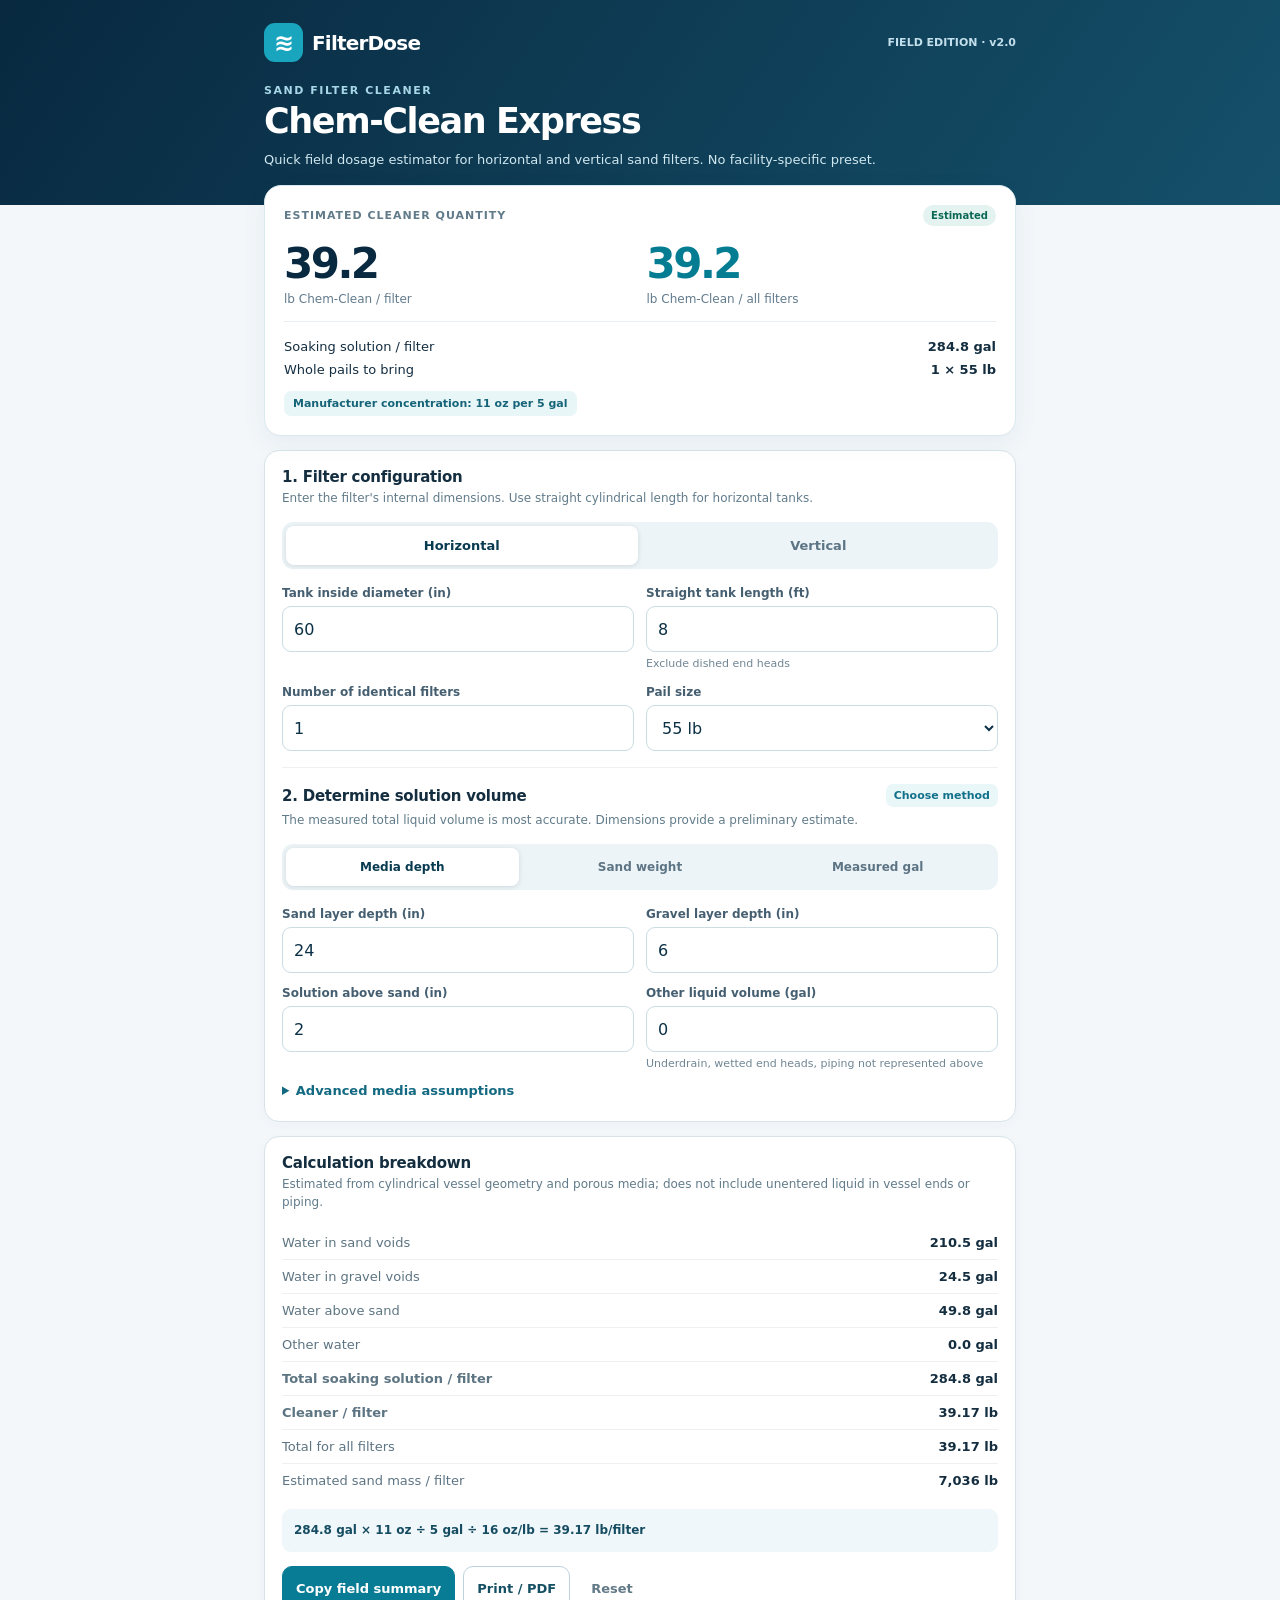
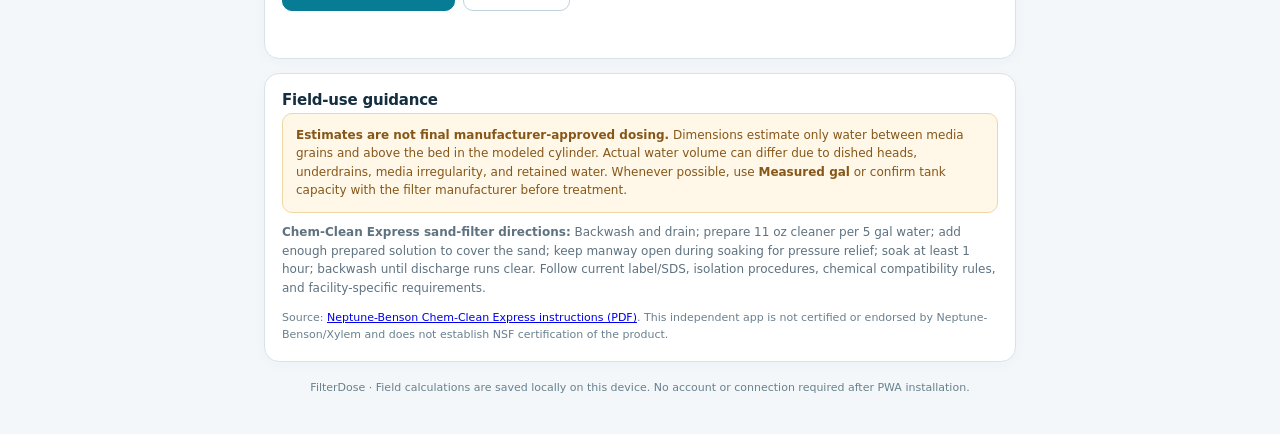
<file: filterdose-field/index.html>
<!doctype html>
<html lang="en">
<head>
<meta charset="utf-8">
<meta name="viewport" content="width=device-width,initial-scale=1,viewport-fit=cover">
<meta name="theme-color" content="#092942">
<meta name="apple-mobile-web-app-capable" content="yes">
<meta name="apple-mobile-web-app-status-bar-style" content="default">
<meta name="apple-mobile-web-app-title" content="FilterDose">
<meta name="description" content="Field calculator for Chem-Clean Express doses in horizontal and vertical sand filters. Works offline.">
<link rel="manifest" href="./manifest.webmanifest">
<link rel="icon" href="./icons/icon-192.png" type="image/png">
<link rel="apple-touch-icon" href="./icons/icon-192.png">
<title>FilterDose | Chem-Clean Express field calculator</title>
<style>
:root{font-family:system-ui,-apple-system,BlinkMacSystemFont,"Segoe UI",sans-serif;color-scheme:light;--navy:#092942;--navy2:#12415a;--text:#142e40;--muted:#617b8a;--border:#d7e3e9;--background:#f3f7fa;--teal:#047d93;--soft:#eaf7f9;--amber:#865719;--amberbg:#fff7e7;--white:#fff}
*{box-sizing:border-box}html{scroll-behavior:smooth}body{margin:0;background:var(--background);color:var(--text);font-size:15px;padding-bottom:38px}button,input,select{font:inherit}button{cursor:pointer;touch-action:manipulation}button:focus-visible,input:focus-visible,select:focus-visible{outline:3px solid #44b1c8;outline-offset:1px}.wrap{max-width:780px;margin:0 auto;padding:0 14px}header{background:linear-gradient(125deg,#082940,#15506a);color:#fff;padding:calc(23px + env(safe-area-inset-top)) 0 36px}.bar{display:flex;align-items:center;justify-content:space-between}.brand{display:flex;align-items:center;gap:9px;font-size:20px;letter-spacing:-.04em;font-weight:850}.logo{display:grid;place-items:center;width:39px;height:39px;border-radius:11px;background:#19a5bd;font-size:24px;font-weight:800}.eyebrow{margin:22px 0 5px;text-transform:uppercase;font-size:11px;font-weight:850;letter-spacing:.14em;color:#a8d7e8}h1{font-size:clamp(25px,6vw,35px);line-height:1.14;letter-spacing:-.04em;margin:0}header p{margin:8px 0 0;color:#d0e8f0;font-size:13px;line-height:1.5}.v{font-size:11px;color:#c2dfeb;font-weight:650}
.output{position:relative;margin-top:-20px;background:white;border:1px solid #dae8ef;border-radius:17px;padding:19px;box-shadow:0 7px 24px #204b6510}.output-label{display:flex;justify-content:space-between;align-items:center;font-size:11px;font-weight:850;color:var(--muted);text-transform:uppercase;letter-spacing:.09em;gap:12px}.status{background:#e4f3f0;color:#0a6855;border-radius:20px;padding:5px 8px;font-size:10px;white-space:nowrap;letter-spacing:0;text-transform:none}.status.measured{background:#e7eefb;color:#265d9d}.result-main{display:grid;grid-template-columns:1fr 1fr;gap:13px;margin:14px 0}.main-value{font-size:clamp(29px,6.8vw,42px);font-weight:850;letter-spacing:-.06em;line-height:1.13;color:#092940;font-variant-numeric:tabular-nums}.main-value.teal{color:var(--teal)}.result-caption{font-size:12px;color:#627b8d;margin-top:4px}.outputline{border:0;border-top:1px solid #e7eff2;margin:15px 0 13px}.minor{display:flex;justify-content:space-between;gap:14px;align-items:center;font-size:13px;padding:4px 0}.minor strong{font-variant-numeric:tabular-nums;text-align:right}.pillnote{background:#e9f6f8;color:#156478;font-size:11px;font-weight:750;display:inline-flex;padding:6px 9px;border-radius:7px;margin:10px 0 0}.errorbox{display:none;color:#a82929;background:#fff0f0;border:1px solid #efb4b4;padding:10px 12px;border-radius:10px;font-size:12px;margin-top:8px}.errorbox.show{display:block}
section{background:#fff;border:1px solid var(--border);border-radius:15px;padding:17px;margin:14px 0;box-shadow:0 3px 14px #204b6507}.section-title{font-size:15px;font-weight:850;margin:0 0 4px;letter-spacing:-.015em}.section-sub{font-size:12px;color:var(--muted);line-height:1.45;margin:0 0 15px}.seg{display:grid;grid-template-columns:repeat(2,1fr);gap:5px;padding:4px;background:#edf4f7;border-radius:11px;margin-bottom:17px}.seg.three{grid-template-columns:repeat(3,1fr)}.seg button{border:none;background:none;border-radius:8px;padding:12px 5px;color:#5c7484;font-size:13px;font-weight:750}.seg.three button{font-size:12px}.seg button.active{background:#fff;box-shadow:0 1px 5px #09294021;color:#083a50}.fields{display:grid;grid-template-columns:repeat(2,minmax(0,1fr));gap:13px 12px}.field.full{grid-column:1 / -1}label{display:block;font-weight:750;font-size:12px;color:#455f71;margin-bottom:6px}input,select{display:block;width:100%;border-radius:9px;border:1px solid #cbdce3;background:white;min-height:46px;padding:10px 11px;font-size:16px;color:#0c3146}input:disabled{background:#e9eef0}small.help{font-size:11px;color:#708694;display:block;margin-top:5px;line-height:1.35}.section-divider{border:0;border-top:1px solid #edf1f3;margin:16px 0}.tag{font-weight:750;font-size:11px;padding:5px 8px;background:#eaf7f9;color:#12718a;border-radius:7px}.flex{display:flex;align-items:center;justify-content:space-between;gap:8px;flex-wrap:wrap}.fineprint{font-size:12px;color:#5e7280;line-height:1.55;margin:10px 0}.callout{background:var(--amberbg);border:1px solid #efd7a3;color:var(--amber);border-radius:10px;padding:12px 13px;font-size:12px;line-height:1.55}.breakdown{margin:0}.breakdown div{display:flex;justify-content:space-between;gap:15px;padding:9px 0;border-bottom:1px solid #edf1f3;font-size:13px}.breakdown div:last-child{border:0}.breakdown dt{color:#5d7482}.breakdown dd{margin:0;text-align:right;font-variant-numeric:tabular-nums;font-weight:750}.formula{background:#f0f7fa;border-radius:9px;color:#154c61;padding:12px;font-size:12px;font-weight:700;line-height:1.55;margin:12px 0 3px}.actions{display:flex;flex-wrap:wrap;gap:8px;margin:14px 0}.btn{border-radius:10px;min-height:45px;padding:10px 13px;border:1px solid #bdd2dc;background:#fff;color:#154f63;font-size:13px;font-weight:800}.btn.primary{background:#087c94;color:#fff;border-color:#087c94}.btn.quiet{border:0;background:transparent;color:#627987}button:disabled{opacity:.5;cursor:not-allowed}details summary{cursor:pointer;font-size:13px;font-weight:750;color:#126981;padding:6px 0}details{margin-top:5px}details[open] summary{margin-bottom:14px}.source{font-size:11px;color:#6a808e;line-height:1.55;margin-top:12px}.source a{word-break:break-word}#feedback{font-size:12px;color:#136d5a;min-height:16px;margin-top:4px}.hidden{display:none!important}.footer{font-size:11px;color:#69808d;text-align:center;margin:18px 0 0;line-height:1.5}
@media (max-width:375px){.wrap{padding:0 10px}.output{padding:14px}.main-value{font-size:28px}.fields{gap:11px 8px}section{padding:14px}.seg.three button{font-size:11px;padding:10px 3px}}
@media print{body{background:#fff;padding:0}header{background:#fff!important;color:#111;padding:0}.eyebrow,header p,.v,.actions,.source,.footer,.seg,.btn,.noprint{display:none!important}.brand{color:#111}h1{font-size:20px}.output{margin-top:10px}section,.output{box-shadow:none;break-inside:avoid;border:1px solid #ddd}.hidden{display:none!important}input,select{padding:3px;border:0;min-height:auto}.section-sub{color:#555}.result-main{margin:9px 0}}
</style>
</head>
<body>
<header><div class="wrap"><div class="bar"><div class="brand"><span class="logo">≋</span>FilterDose</div><span class="v">FIELD EDITION · v2.0</span></div><div class="eyebrow">Sand filter cleaner</div><h1>Chem-Clean Express</h1><p>Quick field dosage estimator for horizontal and vertical sand filters. No facility-specific preset.</p></div></header>
<main class="wrap">
<div class="output" aria-live="polite"><div class="output-label"><span>Estimated cleaner quantity</span><span class="status" id="status">Estimated</span></div><div class="result-main"><div><div class="main-value" id="perDose">—</div><div class="result-caption">lb Chem-Clean / filter</div></div><div><div class="main-value teal" id="totalDose">—</div><div class="result-caption">lb Chem-Clean / all filters</div></div></div><hr class="outputline"><div class="minor"><span>Soaking solution / filter</span><strong id="solutionOut">—</strong></div><div class="minor"><span>Whole pails to bring</span><strong id="pailsOut">—</strong></div><div class="pillnote">Manufacturer concentration: 11 oz per 5 gal</div><div id="error" class="errorbox" role="alert"></div></div>
<section>
 <h2 class="section-title">1. Filter configuration</h2><p class="section-sub">Enter the filter's internal dimensions. Use straight cylindrical length for horizontal tanks.</p>
 <div class="seg" aria-label="Filter orientation" role="group"><button type="button" id="horizontalBtn" class="active" aria-pressed="true">Horizontal</button><button type="button" id="verticalBtn" aria-pressed="false">Vertical</button></div>
 <div class="fields"><div class="field"><label for="diameter">Tank inside diameter (in)</label><input id="diameter" type="number" min="1" max="500" step="any" inputmode="decimal" value="60"></div><div class="field" id="lengthField"><label for="length">Straight tank length (ft)</label><input id="length" type="number" min="0.1" max="100" step="any" inputmode="decimal" value="8"><small class="help">Exclude dished end heads</small></div><div class="field"><label for="filterCount">Number of identical filters</label><input id="filterCount" type="number" min="1" max="100" step="1" inputmode="numeric" value="1"></div><div class="field"><label for="pailSize">Pail size</label><select id="pailSize"><option value="55">55 lb</option><option value="25">25 lb</option></select></div></div>
 <hr class="section-divider"><div class="flex"><h2 class="section-title" style="margin:0">2. Determine solution volume</h2><span class="tag">Choose method</span></div><p class="section-sub" style="margin-top:5px">The measured total liquid volume is most accurate. Dimensions provide a preliminary estimate.</p>
 <div class="seg three" role="group" aria-label="Volume method"><button id="dimensionsBtn" type="button" class="active" aria-pressed="true">Media depth</button><button id="weightBtn" type="button" aria-pressed="false">Sand weight</button><button id="measuredBtn" type="button" aria-pressed="false">Measured gal</button></div>
 <div id="estimateFields"><div class="fields"><div class="field" id="sandDepthField"><label for="sandDepth">Sand layer depth (in)</label><input id="sandDepth" type="number" min="0.1" max="500" step="any" inputmode="decimal" value="24"></div><div class="field hidden" id="sandWeightField"><label for="sandWeight">Sand per filter (lb)</label><input id="sandWeight" type="number" min="1" max="1000000" step="any" inputmode="decimal" value="7400"></div><div class="field"><label for="gravelDepth">Gravel layer depth (in)</label><input id="gravelDepth" type="number" min="0" max="500" step="any" inputmode="decimal" value="6"></div><div class="field"><label for="coverDepth">Solution above sand (in)</label><input id="coverDepth" type="number" min="0" max="200" step="any" inputmode="decimal" value="2"></div><div class="field"><label for="extraWater">Other liquid volume (gal)</label><input id="extraWater" type="number" min="0" step="any" inputmode="decimal" value="0"><small class="help">Underdrain, wetted end heads, piping not represented above</small></div></div></div>
 <div id="measuredFields" class="hidden"><div class="field"><label for="measuredGallons">Total soak solution per filter (gal)</label><input id="measuredGallons" type="number" min="0.1" max="10000000" step="any" inputmode="decimal" value="300"><small class="help">Enter all water inside the vessel at the desired soak level, not just water added after draining.</small></div></div>
 <details id="assumptions"><summary>Advanced media assumptions</summary><div class="fields"><div class="field"><label for="sandPorosity">Sand porosity (%)</label><input id="sandPorosity" type="number" min="1" max="75" step="any" inputmode="decimal" value="40"></div><div class="field"><label for="gravelPorosity">Gravel porosity (%)</label><input id="gravelPorosity" type="number" min="1" max="75" step="any" inputmode="decimal" value="40"></div><div class="field"><label for="sandDensity">Sand bulk density (lb/ft³)</label><input id="sandDensity" type="number" min="1" max="300" step="any" inputmode="decimal" value="100"></div><div class="field"><label for="optionalID">Optional filter ID / notes</label><input id="optionalID" maxlength="120" type="text" placeholder="Optional"></div></div><p class="fineprint">Default porosity and bulk density are estimating assumptions, not actual values for a particular media bed. Vessel heads and underdrain internals may require additional liquid allowance.</p></details>
</section>
<section><h2 class="section-title">Calculation breakdown</h2><p class="section-sub" id="methodInfo">Estimated pore water in media plus free water above the bed.</p><dl class="breakdown"><div><dt>Water in sand voids</dt><dd id="sandWater">—</dd></div><div><dt>Water in gravel voids</dt><dd id="gravelWater">—</dd></div><div><dt>Water above sand</dt><dd id="overWater">—</dd></div><div><dt>Other water</dt><dd id="otherWater">—</dd></div><div><dt><strong>Total soaking solution / filter</strong></dt><dd id="volumeBreak">—</dd></div><div><dt><strong>Cleaner / filter</strong></dt><dd id="doseBreak">—</dd></div><div><dt>Total for all filters</dt><dd id="totalBreak">—</dd></div><div><dt>Estimated sand mass / filter</dt><dd id="sandMass">—</dd></div></dl><div class="formula" id="formula">Water volume × 2.2 oz per gal ÷ 16 oz per lb</div><div class="actions"><button class="btn primary" id="copyBtn" type="button">Copy field summary</button><button class="btn" id="printBtn" type="button">Print / PDF</button><button class="btn quiet" id="resetBtn" type="button">Reset</button></div><div id="feedback" role="status"></div></section>
<section><h2 class="section-title">Field-use guidance</h2><div class="callout"><strong>Estimates are not final manufacturer-approved dosing.</strong> Dimensions estimate only water between media grains and above the bed in the modeled cylinder. Actual water volume can differ due to dished heads, underdrains, media irregularity, and retained water. Whenever possible, use <strong>Measured gal</strong> or confirm tank capacity with the filter manufacturer before treatment.</div><p class="fineprint"><strong>Chem-Clean Express sand-filter directions:</strong> Backwash and drain; prepare 11 oz cleaner per 5 gal water; add enough prepared solution to cover the sand; keep manway open during soaking for pressure relief; soak at least 1 hour; backwash until discharge runs clear. Follow current label/SDS, isolation procedures, chemical compatibility rules, and facility-specific requirements.</p><div class="source">Source: <a href="https://waterlinetechnologies.com/content/Evoqua/Defender%20Filter/Chem-Clean%20Express%20-%20CUT%20SHEET%20-%20Instructions.pdf" target="_blank" rel="noopener">Neptune-Benson Chem-Clean Express instructions (PDF)</a>. This independent app is not certified or endorsed by Neptune-Benson/Xylem and does not establish NSF certification of the product.</div></section>
<p class="footer">FilterDose · Field calculations are saved locally on this device. No account or connection required after PWA installation.</p>
</main>
<script>
(()=>{'use strict';
const $=id=>document.getElementById(id), GAL=7.48051948, RATE=11/5/16, STORE='filterdose-field-v2';
const IDs=['diameter','length','filterCount','pailSize','sandDepth','sandWeight','gravelDepth','coverDepth','extraWater','measuredGallons','sandPorosity','gravelPorosity','sandDensity','optionalID'];
const defaults={diameter:'60',length:'8',filterCount:'1',pailSize:'55',sandDepth:'24',sandWeight:'7400',gravelDepth:'6',coverDepth:'2',extraWater:'0',measuredGallons:'300',sandPorosity:'40',gravelPorosity:'40',sandDensity:'100',optionalID:''};
let orientation='horizontal',method='depth';
function n(id){let s=$(id).value.trim();return s===''?NaN:Number(s)}
const f=(v,d=1)=>Number.isFinite(v)?v.toLocaleString('en-US',{minimumFractionDigits:d,maximumFractionDigits:d}):'—';
const valid=(v,min,max=Infinity)=>Number.isFinite(v)&&v>=min&&v<=max;
const fmtG=v=>f(v,1)+' gal';
function cylSegment(radius,h){const height=Math.max(0,Math.min(2*radius,h));if(height===0)return 0;if(height===2*radius)return Math.PI*radius*radius;return radius*radius*Math.acos((radius-height)/radius)-(radius-height)*Math.sqrt(Math.max(0,2*radius*height-height*height))}
function makeVolume(diameter,length,orient){const radius=diameter/24;return orient==='vertical'?(h=>Math.PI*radius*radius*h):(h=>cylSegment(radius,h)*length)}
function inverseFill(target,maxHeight,V){let a=0,b=maxHeight;for(let i=0;i<64;i++){const mid=(a+b)/2;if(V(mid)<target)a=mid;else b=mid}return(a+b)/2}
function state(){const fields={};for(const id of IDs)fields[id]=$(id).value;return {orientation,method,fields}}
function save(){try{localStorage.setItem(STORE,JSON.stringify(state()))}catch(e){}}
function tabs(){for(const [id,active] of [['horizontalBtn',orientation==='horizontal'],['verticalBtn',orientation==='vertical'],['dimensionsBtn',method==='depth'],['weightBtn',method==='weight'],['measuredBtn',method==='measured']]){$(id).classList.toggle('active',active);$(id).setAttribute('aria-pressed',String(active))}
$('lengthField').classList.toggle('hidden',orientation==='vertical');$('estimateFields').classList.toggle('hidden',method==='measured');$('measuredFields').classList.toggle('hidden',method!=='measured');$('sandDepthField').classList.toggle('hidden',method==='weight');$('sandWeightField').classList.toggle('hidden',method!=='weight');$('assumptions').classList.toggle('hidden',method==='measured');$('status').textContent=method==='measured'?'Measured':'Estimated';$('status').classList.toggle('measured',method==='measured');}
function calc(){
 const diam=n('diameter'),length=n('length'),count=n('filterCount'),pail=n('pailSize'),sandDepth=n('sandDepth'),sandWeight=n('sandWeight'),gravelDepth=n('gravelDepth'),coverDepth=n('coverDepth'),extra=n('extraWater'),measured=n('measuredGallons'),sPor=n('sandPorosity')/100,gPor=n('gravelPorosity')/100,density=n('sandDensity');
 const bad=message=>({ok:false,error:message});
 if(!valid(count,1,100)||!Number.isInteger(count))return bad('Enter a whole number of filters from 1 to 100.');
 if(!valid(pail,1))return bad('Select a valid pail size.');
 if(method==='measured'){
  if(!valid(measured,0.01,10000000))return bad('Enter the total measured solution gallons per filter.');
  const per=measured*RATE;return {ok:true,method,volume:measured,per,total:per*count,count,pail,pails:Math.ceil(per*count/pail-1e-10),sandWater:null,gravelWater:null,coverWater:null,extraWater:null,estimatedSandMass:null};
 }
 if(!valid(diam,1,500))return bad('Enter a valid inside diameter (1–500 inches).');
 if(orientation==='horizontal'&&!valid(length,.1,100))return bad('Enter the straight cylindrical length in feet.');
 if(!valid(gravelDepth,0,diam)||!valid(coverDepth,0,200)||!valid(extra,0,10000000))return bad('Check gravel depth, solution cover depth, and extra water.');
 if(!valid(sPor*100,1,75)||!valid(gPor*100,1,75)||!valid(density,1,300))return bad('Check the advanced media assumptions.');
 const r=diam/24, max=diam/12, V=makeVolume(diam,length,orientation),g=gravelDepth/12,cover=coverDepth/12;
 if(orientation==='horizontal'&&g>=max)return bad('The gravel layer must be shallower than the tank diameter.');
 const gravelVolume=V(g);
 let sandVolume,sandTop,estimatedSandMass;
 if(method==='depth'){
  if(!valid(sandDepth,.01,500))return bad('Enter the sand layer depth in inches.');
  sandTop=g+sandDepth/12;
  if(orientation==='horizontal'&&sandTop+cover>max+1e-8)return bad('Gravel + sand + cover exceeds the tank inside diameter. Check the dimensions.');
  sandVolume=V(sandTop)-gravelVolume;
  estimatedSandMass=sandVolume*density;
 } else {
  if(!valid(sandWeight,.01,1000000))return bad('Enter the sand weight per filter.');
  sandVolume=sandWeight/density;
  if(orientation==='horizontal'){
    if(gravelVolume+sandVolume>V(max)+1e-8)return bad('Sand weight exceeds the capacity of this cylinder. Check diameter, length, or density.');
    sandTop=inverseFill(gravelVolume+sandVolume,max,V);
    if(sandTop+cover>max+1e-8)return bad('The sand and cover water would exceed the cylinder height.');
  }else{sandTop=(gravelVolume+sandVolume)/V(1)}
  estimatedSandMass=sandWeight;
 }
 const sandWater=sandVolume*sPor*GAL,gravelWater=gravelVolume*gPor*GAL,coverWater=(V(sandTop+cover)-V(sandTop))*GAL;
 const volume=sandWater+gravelWater+coverWater+extra;
 if(!valid(volume,.01,10000000))return bad('Unable to calculate a positive soaking volume from these inputs.');
 const per=volume*RATE;return {ok:true,method,orientation,volume,per,total:per*count,count,pail,pails:Math.ceil(per*count/pail-1e-10),sandWater,gravelWater,coverWater,extraWater:extra,estimatedSandMass,sandVolume,gravelVolume,derivedSandDepth:(sandTop-g)*12};
}
function render(){tabs();const r=calc();$('feedback').textContent='';$('error').classList.toggle('show',!r.ok);$('error').textContent=r.ok?'':r.error;
 if(!r.ok){for(const id of ['perDose','totalDose','solutionOut','pailsOut','sandWater','gravelWater','overWater','otherWater','volumeBreak','doseBreak','totalBreak','sandMass'])$(id).textContent='—';$('formula').textContent='Check the filter inputs to calculate the dose.';save();return r;}
 $('perDose').textContent=f(r.per,1);$('totalDose').textContent=f(r.total,1);$('solutionOut').textContent=fmtG(r.volume);$('pailsOut').textContent=r.pails+' × '+r.pail+' lb';
 $('sandWater').textContent=r.method==='measured'?'Included in measured volume':fmtG(r.sandWater);
 $('gravelWater').textContent=r.method==='measured'?'Included in measured volume':fmtG(r.gravelWater);
 $('overWater').textContent=r.method==='measured'?'Included in measured volume':fmtG(r.coverWater);
 $('otherWater').textContent=r.method==='measured'?'Included in measured volume':fmtG(r.extraWater);
 $('volumeBreak').textContent=fmtG(r.volume);$('doseBreak').textContent=f(r.per,2)+' lb';$('totalBreak').textContent=f(r.total,2)+' lb';$('sandMass').textContent=r.method==='measured'?'Not required':f(r.estimatedSandMass,0)+' lb';
 $('methodInfo').textContent=r.method==='measured'?'Measured total liquid volume per tank; media geometry is not needed.':'Estimated from cylindrical vessel geometry and porous media; does not include unentered liquid in vessel ends or piping.';
 $('formula').textContent=f(r.volume,1)+' gal × 11 oz ÷ 5 gal ÷ 16 oz/lb = '+f(r.per,2)+' lb/filter';save();return r;
}
function summary(){const r=calc();if(!r.ok)return null;const lines=['FILTERDOSE — CHEM-CLEAN EXPRESS', 'Method: '+({'depth':'Media depth estimate','weight':'Known sand weight estimate','measured':'Measured total solution volume'}[method]),'Tank orientation: '+(orientation==='horizontal'?'Horizontal':'Vertical'),'Identical filters: '+r.count,...(method==='measured'?[]:['Inside diameter: '+$('diameter').value+' in',...(orientation==='horizontal'?['Straight shell length: '+$('length').value+' ft']:[]),...(method==='depth'?['Sand bed depth: '+$('sandDepth').value+' in']:['Sand weight: '+$('sandWeight').value+' lb per filter','Calculated sand depth: '+f(r.derivedSandDepth,1)+' in']),'Gravel depth: '+$('gravelDepth').value+' in','Water cover over sand: '+$('coverDepth').value+' in','Assumed sand/gravel porosity: '+$('sandPorosity').value+'% / '+$('gravelPorosity').value+'%','Other solution allowance: '+$('extraWater').value+' gal']),...($('optionalID').value.trim()?['Filter ID: '+$('optionalID').value.trim()]:[]),'Solution per filter: '+f(r.volume,1)+' gal','Mix ratio: 11 oz cleaner / 5 gallons water','CHEM-CLEAN PER FILTER: '+f(r.per,2)+' lb','CHEM-CLEAN TOTAL: '+f(r.total,2)+' lb','Whole pails: '+r.pails+' x '+r.pail+' lb','Status: '+(method==='measured'?'Measured volume input':'Preliminary geometry estimate; confirm actual capacity and soak coverage'),'Follow current manufacturer directions and facility SOP.', 'Calculated: '+new Date().toLocaleString()];return lines.join('\n')}
async function copyText(str){try{await navigator.clipboard.writeText(str);return true}catch(e){const t=document.createElement('textarea');t.value=str;document.body.appendChild(t);t.select();let ok=false;try{ok=document.execCommand('copy')}catch(e){}t.remove();return ok}}
$('horizontalBtn').onclick=()=>{orientation='horizontal';render()};$('verticalBtn').onclick=()=>{orientation='vertical';render()};$('dimensionsBtn').onclick=()=>{method='depth';render()};$('weightBtn').onclick=()=>{method='weight';render()};$('measuredBtn').onclick=()=>{method='measured';render()};
for(const id of IDs){$(id).addEventListener('input',render);$(id).addEventListener('change',render)}
$('copyBtn').onclick=async()=>{const s=summary();if(!s){$('feedback').textContent='Correct the inputs first.';return}$('feedback').textContent=await copyText(s)?'Field summary copied.':'Copy unavailable; use Print / PDF.'};
$('printBtn').onclick=()=>{if(calc().ok)window.print();else $('feedback').textContent='Correct the inputs first.'};
$('resetBtn').onclick=()=>{if(!confirm('Reset to generic example values?'))return;orientation='horizontal';method='depth';for(const id of IDs)$(id).value=defaults[id];render()};
try{const prior=JSON.parse(localStorage.getItem(STORE)||'null');if(prior&&prior.fields){if(['horizontal','vertical'].includes(prior.orientation))orientation=prior.orientation;if(['depth','weight','measured'].includes(prior.method))method=prior.method;for(const id of IDs)if(Object.prototype.hasOwnProperty.call(prior.fields,id))$(id).value=prior.fields[id]}}catch(e){}
render();if('serviceWorker' in navigator&&location.protocol!=='file:'){window.addEventListener('load',()=>navigator.serviceWorker.register('./sw.js').catch(()=>{}))}
})();
</script>
</body></html>
</file>
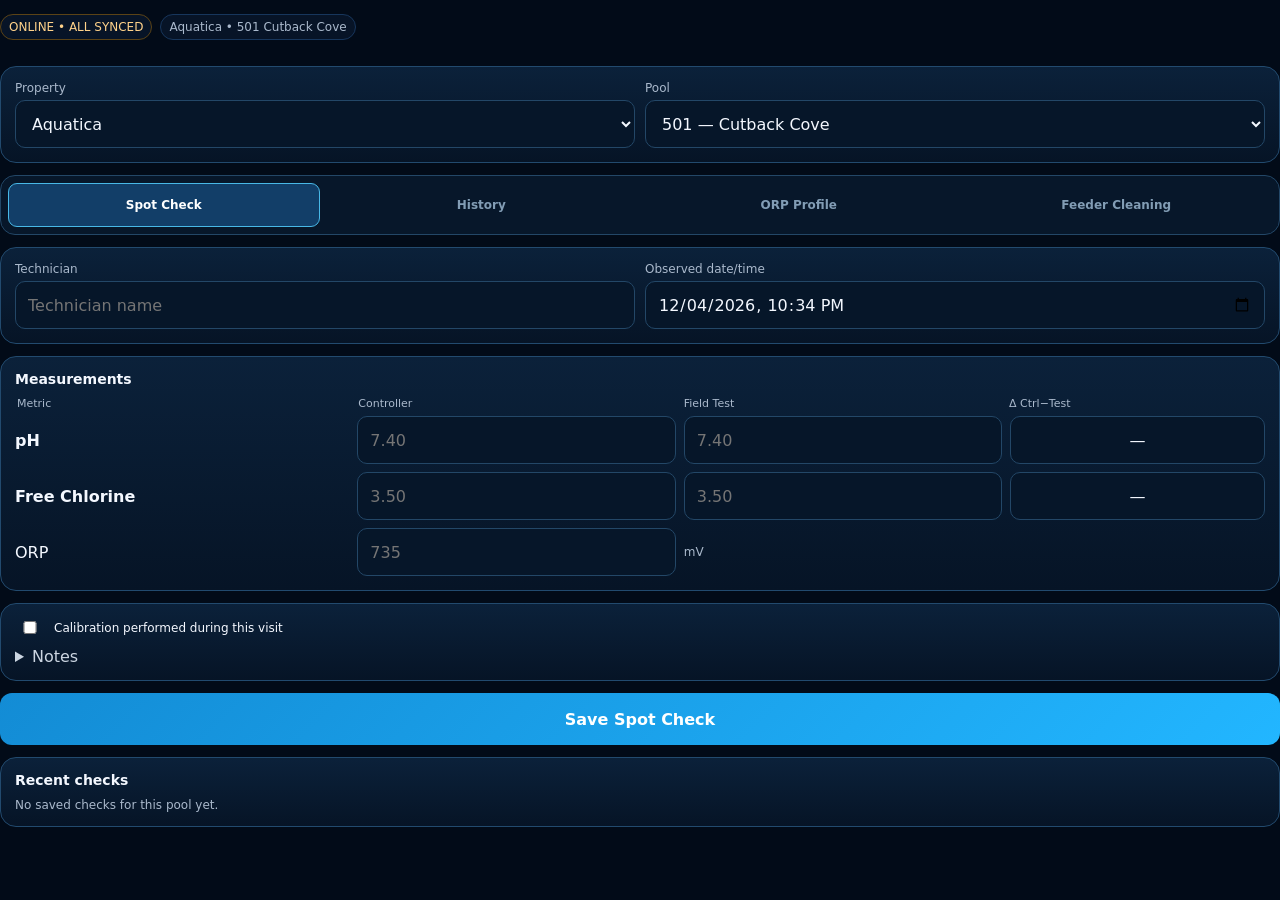
<file: calibration.html>
<!doctype html>
<html lang="en">
<head>
  <meta charset="utf-8" />
  <meta name="viewport" content="width=device-width, initial-scale=1, viewport-fit=cover" />
  <meta name="theme-color" content="#0b0f14" />
  <meta name="apple-mobile-web-app-capable" content="yes" />
  <meta name="apple-mobile-web-app-status-bar-style" content="black-translucent" />
  <title>Calibration &amp; Feeder Maintenance</title>
  
  <style>
    :root{
      --bg:#0b0f14;--panel:#121821;--panel2:#18212c;--line:#273241;--text:#edf3f8;
      --muted:#94a3b8;--accent:#4da3ff;--good:#22c55e;--warn:#f59e0b;--bad:#ef4444;
      --radius:14px;
    }
    *{box-sizing:border-box}
    body{margin:0;background:var(--bg);color:var(--text);font-family:system-ui,-apple-system,Segoe UI,Roboto,Arial,sans-serif}
    .app{max-width:900px;margin:0 auto;padding:14px 14px 88px}
    header{position:sticky;top:0;z-index:5;background:linear-gradient(var(--bg) 84%,transparent);padding:8px 0 12px}
    h1{font-size:22px;margin:0 0 8px}
    .subrow{display:flex;gap:8px;align-items:center;flex-wrap:wrap}
    .pill{font-size:12px;padding:5px 8px;border:1px solid var(--line);border-radius:999px;color:var(--muted);background:var(--panel)}
    .pill.local{color:#ffd28a;border-color:#5b4316}
    .card{background:var(--panel);border:1px solid var(--line);border-radius:var(--radius);padding:14px;margin:12px 0}
    .grid2{display:grid;grid-template-columns:1fr 1fr;gap:10px}
    .grid3{display:grid;grid-template-columns:1fr 1fr 1fr;gap:8px}
    label{display:block;font-size:12px;color:var(--muted);margin-bottom:5px}
    input,select,textarea,button{font:inherit}
    input,select,textarea{width:100%;background:#0e141c;color:var(--text);border:1px solid var(--line);border-radius:10px;padding:12px;min-height:48px}
    textarea{min-height:90px}
    .section-title{font-size:14px;font-weight:700;margin:0 0 10px}
    .measure-head,.measure-row{display:grid;grid-template-columns:1.05fr 1fr 1fr .8fr;gap:8px;align-items:center}
    .measure-head{font-size:11px;color:var(--muted);padding:0 2px 6px}
    .measure-row{margin-bottom:8px}
    .measure-row .metric{font-weight:700}
    .delta{display:flex;align-items:center;justify-content:center;min-height:48px;background:#0e141c;border:1px solid var(--line);border-radius:10px;font-variant-numeric:tabular-nums}
    .delta.good{border-color:#1f6c39;color:#89e4a9}
    .delta.warn{border-color:#775317;color:#ffd188}
    .delta.bad{border-color:#7d2828;color:#ffabab}
    .orp-row{display:grid;grid-template-columns:1.05fr 1fr 1fr .8fr;gap:8px;align-items:center}
    .orp-row input{grid-column:2/3}
    .btn{width:100%;border:0;border-radius:12px;padding:14px 16px;min-height:52px;font-weight:800}
    .primary{background:var(--accent);color:white}
    .secondary{background:var(--panel2);color:var(--text);border:1px solid var(--line)}
    .danger{background:#3a1515;color:#ffb3b3;border:1px solid #6c2424}
    .hidden{display:none!important}
    .kpis{display:grid;grid-template-columns:repeat(4,1fr);gap:8px}
    .kpi{background:#0e141c;border:1px solid var(--line);border-radius:10px;padding:10px}
    .kpi .v{font-size:18px;font-weight:800}
    .kpi .l{font-size:11px;color:var(--muted);margin-top:4px}
    .toolbar{display:flex;gap:8px;flex-wrap:wrap;margin-bottom:10px}
    .toolbar button{flex:1;background:var(--panel2);color:var(--text);border:1px solid var(--line);border-radius:9px;padding:9px}
    .toolbar button.active{border-color:var(--accent);color:#b9dcff}
    .history{display:grid;gap:8px}
    .rowcard{border:1px solid var(--line);border-radius:10px;background:#0e141c;padding:10px}
    .rowtop{display:flex;justify-content:space-between;gap:8px;align-items:center}
    .rowtitle{font-weight:700}
    .rowmeta{font-size:11px;color:var(--muted)}
    .metrics{display:grid;grid-template-columns:repeat(3,1fr);gap:6px;margin-top:8px}
    .metricbox{background:var(--panel2);padding:8px;border-radius:8px;font-size:12px}
    .metricbox b{display:block;font-size:14px;margin-top:2px}
    canvas{width:100%;height:300px;background:#0e141c;border:1px solid var(--line);border-radius:10px}
    .insight{padding:12px;background:#0e141c;border:1px solid var(--line);border-radius:10px;margin-top:10px}
    details{margin-top:10px}
    summary{cursor:pointer;color:#cbd5e1}
    nav{position:fixed;bottom:0;left:0;right:0;background:rgba(10,14,20,.96);backdrop-filter:blur(10px);border-top:1px solid var(--line);display:flex;z-index:10;padding:max(8px,env(safe-area-inset-bottom)) 8px 8px}
    nav button{flex:1;background:none;color:var(--muted);border:0;padding:10px 4px;font-size:12px}
    nav button.active{color:white;font-weight:800}
    .toast{position:fixed;left:50%;bottom:84px;transform:translateX(-50%);background:#17202b;color:#fff;border:1px solid var(--line);padding:10px 14px;border-radius:999px;display:none;z-index:20}
    .muted{color:var(--muted);font-size:12px}
    @media(max-width:650px){
      .grid2{grid-template-columns:1fr}
      .kpis{grid-template-columns:1fr 1fr}
      .measure-head,.measure-row,.orp-row{grid-template-columns:.9fr 1fr 1fr .75fr}
      .app{padding-left:10px;padding-right:10px}
    }
  
    header{padding-top:max(8px,env(safe-area-inset-top))}
    .feeder-head,.modal-title-row{display:flex;align-items:center;justify-content:space-between;gap:10px}
    .smallbtn{background:var(--panel2);color:var(--text);border:1px solid var(--line);border-radius:9px;padding:8px 10px}
    .session-tabs{display:grid;grid-template-columns:1fr 1fr 1fr;gap:8px;margin-top:14px}
    .session-tabs button{background:var(--panel2);color:var(--muted);border:1px solid var(--line);border-radius:10px;padding:11px}
    .session-tabs button.active{border-color:var(--accent);color:white}
    .property-group{margin-top:14px}.property-title{display:flex;justify-content:space-between;align-items:center;margin-bottom:8px;font-weight:800}
    .feeder-pool{border:1px solid var(--line);border-radius:12px;background:#0e141c;margin-bottom:10px;overflow:hidden}
    .feeder-pool-head{padding:10px 12px;border-bottom:1px solid var(--line);font-weight:800}
    .feeder-item{display:grid;grid-template-columns:1fr auto;gap:10px;padding:10px 12px;border-bottom:1px solid #202a37;align-items:center}
    .feeder-item:last-child{border-bottom:0}.feeder-id{font-size:16px;font-weight:850}.feeder-sub{font-size:11px;color:var(--muted);margin-top:3px}
    .feeder-state{display:flex;gap:6px;align-items:center}.statebtn{border-radius:9px;padding:8px 10px;border:1px solid var(--line);background:var(--panel2);color:var(--text);min-width:88px}
    .statebtn.done{border-color:#23623b;color:#9ae6b4}.statebtn.feed{border-color:#6b4a12;color:#ffd38a}.issue-dot{color:#ffd18a;font-weight:800}
    .modal{position:fixed;inset:0;background:rgba(0,0,0,.62);z-index:50;display:flex;align-items:flex-end;justify-content:center}
    .modal-sheet{width:min(900px,100%);max-height:88vh;overflow:auto;background:var(--panel);border:1px solid var(--line);border-radius:18px 18px 0 0;padding:16px 16px calc(18px + env(safe-area-inset-bottom))}
    .status-actions{display:grid;grid-template-columns:1fr 1fr;gap:10px;margin-top:16px}.status-actions button{min-height:50px;border-radius:11px;border:1px solid var(--line);font-weight:800}
    .feeder-note{margin-top:6px;padding:7px 9px;border-radius:8px;background:#2b2413;color:#ffd995;font-size:12px}
    .feeder-kpis .v{font-size:20px}


:root{--s1:#4da3ff;--s2:#b982ff}
.feeder-item.session1{border-left:5px solid var(--s1)}
.feeder-item.session2{border-left:5px solid var(--s2)}
.session-badge{display:inline-flex;padding:3px 7px;border-radius:999px;font-size:10px;font-weight:850;margin-left:7px}
.session-badge.s1{border:1px solid var(--s1);color:#a9d4ff;background:rgba(77,163,255,.10)}
.session-badge.s2{border:1px solid var(--s2);color:#d8baff;background:rgba(185,130,255,.10)}
.session-tabs button[data-session="1"].active{border-color:var(--s1);box-shadow:inset 0 -3px 0 var(--s1)}
.session-tabs button[data-session="2"].active{border-color:var(--s2);box-shadow:inset 0 -3px 0 var(--s2)}
.team-update-actions{display:grid;grid-template-columns:1fr 1fr;gap:8px;margin:12px 0 16px}
.btn.danger{background:#35191c;color:#ffb5ba;border:1px solid #7e3037}

.app-title-row{display:flex;align-items:center;gap:10px;flex-wrap:wrap}
.app-title-row h1{margin-bottom:0}
.version-badge{display:inline-flex;align-items:center;border:1px solid #4da3ff;background:rgba(77,163,255,.12);color:#a9d4ff;border-radius:999px;padding:4px 9px;font-size:12px;font-weight:850;letter-spacing:.03em}

.fc-subtabs{display:grid;grid-template-columns:1fr 1fr;gap:8px;margin-top:10px}.fc-subtabs button{padding:10px;border-radius:10px;border:1px solid var(--line);background:var(--panel2);color:var(--muted)}.fc-subtabs button.active{color:#fff;border-color:var(--accent)}
.fc-session-title{display:flex;align-items:center;justify-content:space-between}.fc-session-dot{width:14px;height:14px;border-radius:50%;background:var(--s1)}.fc-session-dot.s2{background:var(--s2)}
.fc-overview-table{width:100%;border-collapse:collapse;margin-top:12px}.fc-overview-table th,.fc-overview-table td{padding:8px 6px;border-bottom:1px solid var(--line);text-align:left;vertical-align:top}.fc-overview-table th:last-child,.fc-overview-table td:last-child{text-align:right}.fc-overview-list{font-size:11px;color:var(--muted);line-height:1.45}
.fc-progress{height:10px;border-radius:999px;background:#202936;overflow:hidden;margin-top:12px}.fc-progress>div{height:100%;width:0;background:#4aa36b;transition:width .2s}
.fc-hide-done{display:flex;align-items:center;gap:8px;margin:12px 0}.fc-hide-done input{width:20px;height:20px}
.fc-row-actions{display:flex;gap:6px;align-items:center}.fc-action{border:1px solid var(--line);background:var(--panel2);color:var(--text);padding:8px 9px;border-radius:9px;font-size:12px;font-weight:800}.fc-action.feed.active{background:#3b2c12;border-color:#8c651a;color:#ffd58a}.fc-action.clean.active{background:#173824;border-color:#2b7546;color:#a6edbd}.fc-note-btn{min-width:38px}
.fc-final-card{display:grid;gap:10px}.fc-final-card .danger{margin-top:8px}.fc-final-card button:disabled{opacity:.42}
.fc-history-item{border:1px solid var(--line);border-radius:11px;padding:11px;margin-top:9px}.fc-history-head{display:flex;justify-content:space-between;gap:10px}.fc-complete{color:#9ae6b4;font-weight:800}

.team-update-actions.single{grid-template-columns:1fr}
body.feeder-view #calibrationPoolSelector{display:none!important}

.cal-target{margin-top:9px;padding:7px 9px;border-radius:8px;background:rgba(77,163,255,.08);border:1px solid rgba(77,163,255,.22);color:#b9d9ff;font-size:12px;font-weight:750}

.metric-cal-target{margin-top:5px;color:#8fc5ff;font-size:11px;font-weight:850}
.calibration-result{grid-column:1/-1;display:flex;align-items:center;gap:9px;flex-wrap:wrap;margin-top:9px;padding:8px 10px;border:1px solid rgba(77,163,255,.32);background:rgba(77,163,255,.08);border-radius:9px;color:#b9d9ff;font-size:12px}
.calibration-result strong{color:#e9f4ff}.calibration-result span{font-weight:850}

.calibration-result{display:flex;align-items:center;gap:8px;flex-wrap:wrap;margin-top:9px;padding:8px 10px;border:1px solid rgba(77,163,255,.35);background:rgba(77,163,255,.09);border-radius:9px;color:#b9d9ff;font-size:12px}
.calibration-result strong{color:#eef7ff}
.calibration-result span{font-weight:850}

body.feeder-view #fcSession1,body.feeder-view #fcSession2,body.feeder-view #fcModeCurrent,body.feeder-view #fcModeHistory,
body.feeder-view #fcOverviewCard,body.feeder-view #fcFinalizeCard,body.feeder-view #fcHideDoneWrap{display:none!important}
.fc-v6-head{display:grid;grid-template-columns:repeat(3,1fr);gap:6px;margin:8px 0}
.fc-v6-head div{border:1px solid var(--border);border-radius:9px;padding:7px;text-align:center}
.fc-v6-head strong{display:block;font-size:20px}.fc-v6-head span{font-size:9px;color:var(--muted)}
.fc-v6-cols,.fc-v6-row{display:grid;grid-template-columns:1fr 1.15fr .85fr 1.15fr .65fr;gap:3px;align-items:center}
.fc-v6-cols{position:sticky;top:0;background:var(--bg);z-index:5;padding:6px 4px;font-size:8px;color:var(--muted);text-align:center}
.fc-v6-row{padding:5px 4px;border-bottom:1px solid var(--border);min-height:50px}
.fc-v6-id strong{font-size:13px}.fc-v6-id small{display:block;font-size:7px;color:var(--muted)}
.fc-v6-btn,.fc-v6-level{width:100%;min-width:0;min-height:36px;padding:3px 2px;border:1px solid var(--border);border-radius:7px;background:var(--panel2);color:var(--text);font-size:9px}
.fc-v6-btn small{display:block;font-size:6px}.fc-v6-btn.feed.on{border-color:#d39b36;color:#ffd487;background:rgba(211,155,54,.15)}
.fc-v6-btn.clean.on{border-color:#2c8a55;color:#9de4ba;background:rgba(44,138,85,.16)}.fc-v6-btn.note.on{border-color:var(--blue);color:#a8d1ff}
.fc-v6-prop{border:1px solid var(--border);border-radius:10px;overflow:hidden;margin-bottom:10px}.fc-v6-prop-head{padding:7px 8px;font-size:11px;font-weight:800}

.fc-last-refresh{margin-top:7px;text-align:center;font-size:10px;color:var(--muted)}
.fc-last-refresh.refreshing{color:#ffd487}
.fc-last-refresh.ok{color:#9de4ba}

body.feeder-view .fc-session-title,body.feeder-view .feeder-kpis,body.feeder-view .fc-progress,
body.feeder-view #fcProgressText,body.feeder-view .fc-hide-done,body.feeder-view .fc-final-card{display:none!important}
.fc-history-month{margin-bottom:18px}.fc-history-month h3{margin:10px 0 6px;font-size:15px}
.fc-history-row{display:grid;grid-template-columns:1fr 1.25fr;gap:8px;padding:10px 0;border-bottom:1px solid var(--border)}
.fc-history-row small{display:block;color:var(--muted);font-size:10px;margin-top:2px}.fc-history-row>div:nth-child(2){text-align:right}
.fc-history-note{grid-column:1/-1;font-size:11px;padding:7px 9px;border-radius:7px;background:var(--panel2)}
</style>
<style>
:root{--bg:#020b18;--panel:#071427;--panel2:#0b1c34;--line:#17365c;--border:#17365c;--text:#f4f8ff;--muted:#aab9cc;--accent:#22b6ff;--blue:#22b6ff;--radius:16px}
.app{max-width:1440px;padding:0 0 20px}header{position:static;background:none;padding:14px 0}header .app-title-row{display:none}
nav{position:static;display:grid;grid-template-columns:repeat(4,minmax(0,1fr));gap:6px;background:#07172a;border:1px solid #234767;border-radius:15px;padding:7px;margin:12px 0}
nav button{border:1px solid transparent;border-radius:9px;min-height:44px;color:#829db5;font-weight:850}nav button.active{background:#123e68;border-color:#48b8e7;color:white}
.card{border-color:#224a6e;background:linear-gradient(180deg,#0b213a,#061426)}input,select,textarea,.delta,.rowcard,canvas{background:#061629;border-color:#234767}.primary{background:linear-gradient(135deg,#138cd5,#22b6ff)}
.toolbar button.active,.fc-subtabs button.active{background:#123e68;color:#fff}.toast{bottom:20px}.fc-v6-btn,.fc-v6-level{min-height:44px;font-size:11px}.fc-v6-id small{font-size:10px}.fc-v6-btn small{font-size:9px}.fc-v6-cols{font-size:10px}
@media(max-width:600px){nav{grid-template-columns:repeat(2,minmax(0,1fr))}.fc-v6-btn,.fc-v6-level{font-size:9px}.fc-v6-id small{font-size:8px}.fc-v6-btn small{font-size:7px}}
</style></head>
<body>
<div class="app">
  <header>
    <div class="app-title-row"><h1>Pool Calibration Log</h1><span class="version-badge">v6.2</span></div>
    <div class="subrow">
      <span class="pill local">LOCAL TEST MODE</span>
      <span class="pill" id="selectedPoolPill">No pool selected</span>
    </div>
  </header>

  <section class="card" id="calibrationPoolSelector">
    <div class="grid2">
      <div>
        <label for="property">Property</label>
        <select id="property"></select>
      </div>
      <div>
        <label for="pool">Pool</label>
        <select id="pool"></select>
      </div>
    </div>
  </section>

  <nav>
  <button data-view="spot" class="active">Spot Check</button>
  <button data-view="history">History</button>
  <button data-view="orp">ORP Profile</button>
  <button data-view="feeders">Feeder Cleaning</button>
</nav>
<main>
    <section id="view-spot">
      <div class="card">
        <div class="grid2">
          <div>
            <label for="tech">Technician</label>
            <input id="tech" autocomplete="name" placeholder="Technician name" />
          </div>
          <div>
            <label for="observedAt">Observed date/time</label>
            <input id="observedAt" type="datetime-local" />
          </div>
        </div>
      </div>

      <div class="card">
        <h2 class="section-title">Measurements</h2>
        <div class="measure-head"><span>Metric</span><span>Controller</span><span>Field Test</span><span>Δ Ctrl−Test</span></div>
        <div class="measure-row">
          <div class="metric">pH</div>
          <input id="controllerPh" type="number" inputmode="decimal" step="0.01" min="0" max="14" placeholder="7.40"/>
          <input id="testPh" type="number" inputmode="decimal" step="0.01" min="0" max="14" placeholder="7.40"/>
          <div class="delta" id="phDelta">—</div>
        </div>
        <div class="measure-row">
          <div class="metric">Free Chlorine</div>
          <input id="controllerFc" type="number" inputmode="decimal" step="0.01" min="0" max="60" placeholder="3.50"/>
          <input id="testFc" type="number" inputmode="decimal" step="0.01" min="0" max="60" placeholder="3.50"/>
          <div class="delta" id="fcDelta">—</div>
        </div>
        <div class="orp-row">
          <div class="metric">ORP</div>
          <input id="orpMv" type="number" inputmode="numeric" step="1" min="0" max="1200" placeholder="735"/>
          <div class="muted">mV</div><div></div>
        </div>
      </div>

      <div class="card">
        <label style="display:flex;gap:10px;align-items:center;color:var(--text)">
          <input id="calPerformed" type="checkbox" style="width:22px;min-height:auto" />
          Calibration performed during this visit
        </label>
        <div id="calFields" class="hidden" style="margin-top:12px">
          <div class="grid2">
            <label style="display:flex;gap:8px;align-items:center;color:var(--text)"><input id="phCal" type="checkbox" style="width:22px;min-height:auto"/> pH calibrated</label>
            <label style="display:flex;gap:8px;align-items:center;color:var(--text)"><input id="fcCal" type="checkbox" style="width:22px;min-height:auto"/> FC calibrated</label>
          </div>
          <div class="grid2" style="margin-top:10px">
            <div><label>Post-calibration pH</label><input id="postPh" type="number" inputmode="decimal" step="0.01"/></div>
            <div><label>Post-calibration FC</label><input id="postFc" type="number" inputmode="decimal" step="0.01"/></div>
          </div>
        </div>
        <details>
          <summary>Notes</summary>
          <textarea id="notes" placeholder="Optional notes"></textarea>
        </details>
      </div>

      <button class="btn primary" id="saveBtn">Save Spot Check</button>

      <div class="card">
        <h2 class="section-title">Recent checks</h2>
        <div id="recentChecks" class="history"></div>
      </div>
    </section>

    <section id="view-history" class="hidden">
      <div class="card">
        <div class="kpis">
          <div class="kpi"><div class="v" id="kpiChecks">0</div><div class="l">Checks</div></div>
          <div class="kpi"><div class="v" id="kpiLast">—</div><div class="l">Last check</div></div>
          <div class="kpi"><div class="v" id="kpiPh">—</div><div class="l">Median |pH Δ|</div></div>
          <div class="kpi"><div class="v" id="kpiFc">—</div><div class="l">Median |FC Δ|</div></div>
        </div>
      </div>
      <div class="card">
        <div class="toolbar" id="historyFilter">
          <button data-days="7">7D</button><button data-days="30" class="active">30D</button><button data-days="90">90D</button><button data-days="all">All</button>
        </div>
        <div id="historyRows" class="history"></div>
      </div>
    </section>

    <section id="view-orp" class="hidden">
      <div class="card">
        <div class="grid2">
          <div><label>Target field-test FC</label><input id="targetFc" type="number" inputmode="decimal" step="0.01" placeholder="3.50"/></div>
          <div><label>Target field-test pH</label><input id="targetPh" type="number" inputmode="decimal" step="0.01" placeholder="7.40"/></div>
        </div>
        <div class="grid2" style="margin-top:10px">
          <div><label>FC comparison window ± ppm</label><input id="fcWindow" type="number" inputmode="decimal" step="0.05" value="0.25"/></div>
          <div><label>pH comparison window ±</label><input id="phWindow" type="number" inputmode="decimal" step="0.01" value="0.10"/></div>
        </div>
      </div>
      <div class="card">
        <h2 class="section-title">Historical ORP profile</h2>
        <canvas id="orpChart" width="800" height="420"></canvas>
        <div class="insight" id="orpInsight">Enter target FC and pH to evaluate comparable historical readings.</div>
      </div>
    </section>

    <section id="view-feeders" class="hidden">
      <div class="card fc-top">
        <div class="feeder-head">
          <div><div class="muted">Pulsar preventive maintenance</div><h2 style="margin:3px 0 0">Feeder Cleaning</h2></div>
          <span class="version-badge">v6.2</span>
        </div>
<div class="fc-subtabs">
          <button data-fctab="current" class="active">Current</button>
          <button data-fctab="history">History</button>
        </div>
      </div>

      <div id="fcCurrent">
        <div class="card">
          <div class="fc-session-title"><div><div class="muted" id="fcCycleLabel"></div><h2 id="fcSessionTitle" style="margin:2px 0"></h2></div><div class="fc-session-dot"></div></div>
          <div id="fcOverview"></div>
        </div>

        <div class="card">
          <div class="kpis feeder-kpis">
            <div class="kpi"><div class="v" id="fcDue">0</div><div class="l">Due</div></div>
            <div class="kpi"><div class="v" id="fcFeedDown">0</div><div class="l">Feed Down</div></div>
            <div class="kpi"><div class="v" id="fcCleaned">0</div><div class="l">Cleaned</div></div>
            <div class="kpi"><div class="v" id="fcIssues">0</div><div class="l">Notes</div></div>
          </div>
          <div class="fc-progress"><div id="fcProgressBar"></div></div>
          <div class="muted" id="fcProgressText" style="margin-top:7px"></div>
          <div class="team-update-actions single">
            <button class="btn secondary" id="fcShareStatus">Share Status Report</button><div id="fcLastRefresh" class="fc-last-refresh">Shared data not refreshed yet</div>
          </div>
        </div>

        <div class="card">
          <div class="toolbar feeder-filter">
            <button data-fprop="All" class="active">All</button><button data-fprop="Aquatica">AQ</button><button data-fprop="SeaWorld">SW</button><button data-fprop="Discovery Cove">DC</button>
          </div>
          <label class="fc-hide-done"><input type="checkbox" id="fcHideDone"> Hide cleaned feeders</label>
          <div id="fcQueue"></div>
        </div>

        <div class="card fc-final-card">
          <div id="fcFinalizeStatus" class="muted"></div>
          <button class="btn primary" id="fcFinalize" disabled>Finalize Session</button>
          <button class="btn danger" id="fcResetSession">Reset Session</button>
        </div>
      </div>

      <div id="fcHistoryView" class="hidden">
        <div class="card"><h2 style="margin-top:0">Cleaning History</h2><div id="fcHistoryList"></div></div>
      </div>
    </section>
        <div id="fcModalHistory" class="history" style="margin-top:12px"></div>
      </div>
    </div>


<div id="fcNoteModal" class="modal hidden"><div class="modal-sheet">
  <div class="modal-title-row"><div><div class="muted" id="fcNotePool"></div><h2 id="fcNoteTitle" style="margin:2px 0"></h2></div><button class="smallbtn" id="fcNoteClose">Close</button></div>
  <label style="margin-top:14px">Equipment note</label>
  <textarea id="fcNoteText" placeholder="e.g. Needs new discharge valve, lid broken"></textarea>
  <button class="btn primary" id="fcSaveNote">Save Note</button>
  <button class="btn danger" id="fcResetOne" style="margin-top:10px">Reset This Feeder to Due</button>
</div></div>


<div class="toast" id="toast"></div>

<script>
function calibrationTargetLine(r){
  const parts=[];
  if(r.phCal && r.postPh !== null && r.postPh !== undefined && r.postPh !== "")
    parts.push(`pH → ${Number(r.postPh).toFixed(2)}`);
  if(r.fcCal && r.postFc !== null && r.postFc !== undefined && r.postFc !== "")
    parts.push(`FC → ${Number(r.postFc).toFixed(2)} ppm`);
  return parts.length ? `<div class="calibration-result"><strong>Calibrated to</strong>${parts.map(x=>`<span>${x}</span>`).join("")}</div>` : "";
}

const POOLS = [
  ["Aquatica","501","Cutback Cove"],["Aquatica","502","Big Surf Shores"],["Aquatica","503","Omaka Rocka"],
  ["Aquatica","504","Katas Kookaburra"],["Aquatica","505","Roa's Rapids"],["Aquatica","506","Whanau Way"],
  ["Aquatica","507","Walkabout Waters"],["Aquatica","508","Ray Rush/Whahalla Wave"],["Aquatica","509","Loggerhead/Tassie"],
  ["Aquatica","510","Dolphin Plunge"],["Aquatica","520","Ihu Breakaway Falls"],["Aquatica","530","Taumata Racer"],
  ["Aquatica","540","KareKareKurl"],["Aquatica","550","Riptide"],
  ["SeaWorld","Infinity Falls 1","Infinity Falls 1"],["SeaWorld","Infinity Falls 2","Infinity Falls 2"],
  ["SeaWorld","Kraken","Kraken"],["SeaWorld","Manta Pond","Manta Pond"],["SeaWorld","Main Gate","Main Gate"],
  ["SeaWorld","Journey to Atlantis","Journey to Atlantis"],["SeaWorld","Sesame","Sesame"],["SeaWorld","Pearl","Pearl"],
  ["Discovery Cove","Tropical River/Resort Pool","Tropical River/Resort Pool"],["Discovery Cove","Freshwater Oasis","Freshwater Oasis"]
].map(([property,id,name])=>({property,id,name,key:`${property}|${id}`}));

const $ = id => document.getElementById(id);
const state = {historyDays:30};

function nowLocalInput(){
  const d=new Date(); d.setMinutes(d.getMinutes()-d.getTimezoneOffset());
  return d.toISOString().slice(0,16);
}
$("observedAt").value=nowLocalInput();

function loadPrefs(){
  $("tech").value=localStorage.getItem("pcl.tech")||"";
}
function initSelectors(){
  const props=[...new Set(POOLS.map(p=>p.property))];
  $("property").innerHTML=props.map(p=>`<option>${p}</option>`).join("");
  const savedProp=localStorage.getItem("pcl.property");
  if(savedProp && props.includes(savedProp)) $("property").value=savedProp;
  fillPools();
  const savedPool=localStorage.getItem("pcl.pool");
  if(savedPool && [...$("pool").options].some(o=>o.value===savedPool)) $("pool").value=savedPool;
  updatePoolPill();
}
function fillPools(){
  const prop=$("property").value;
  const list=POOLS.filter(p=>p.property===prop);
  $("pool").innerHTML=list.map(p=>`<option value="${p.key}">${p.id}${p.name!==p.id?` — ${p.name}`:""}</option>`).join("");
  updatePoolPill();
}
function selectedPool(){ return POOLS.find(p=>p.key===$("pool").value); }
function updatePoolPill(){
  const p=selectedPool();
  $("selectedPoolPill").textContent=p?`${p.property} • ${p.id}${p.name!==p.id?` ${p.name}`:""}`:"No pool selected";
  renderAll();
}
$("property").addEventListener("change",()=>{localStorage.setItem("pcl.property",$("property").value);fillPools();localStorage.setItem("pcl.pool",$("pool").value);renderAll();});
$("pool").addEventListener("change",()=>{localStorage.setItem("pcl.pool",$("pool").value);updatePoolPill();});

function num(id){const v=parseFloat($(id).value);return Number.isFinite(v)?v:null}
function deltaClass(abs, type){
  if(type==="ph") return abs<=.10?"good":abs<=.20?"warn":"bad";
  return abs<=.30?"good":abs<=.50?"warn":"bad";
}
function updateDeltas(){
  [["controllerPh","testPh","phDelta","ph"],["controllerFc","testFc","fcDelta","fc"]].forEach(([a,b,out,type])=>{
    const x=num(a),y=num(b),el=$(out);
    el.className="delta";
    if(x===null||y===null){el.textContent="—";return}
    const d=x-y; el.textContent=(d>=0?"+":"")+d.toFixed(2); el.classList.add(deltaClass(Math.abs(d),type));
  });
}
["controllerPh","testPh","controllerFc","testFc"].forEach(id=>$(id).addEventListener("input",updateDeltas));
$("calPerformed").addEventListener("change",()=>$("calFields").classList.toggle("hidden",!$("calPerformed").checked));

function getRecords(){try{return JSON.parse(localStorage.getItem("pcl.records")||"[]")}catch{return []}}
function saveRecords(r){localStorage.setItem("pcl.records",JSON.stringify(r))}
function uuid(){return crypto.randomUUID?crypto.randomUUID():Date.now().toString(36)+Math.random().toString(36).slice(2)}

function validate(){
  const required=["controllerPh","testPh","controllerFc","testFc","orpMv"];
  for(const id of required){if(num(id)===null) return false}
  return !!selectedPool();
}
$("saveBtn").addEventListener("click",()=>{
  if(!validate()){toast("Complete all required readings.");return}
  const p=selectedPool();
  const rec={
    id:uuid(),poolKey:p.key,property:p.property,poolId:p.id,poolName:p.name,
    observedAt:new Date($("observedAt").value).toISOString(),createdAt:new Date().toISOString(),
    technician:$("tech").value.trim(),
    controllerPh:num("controllerPh"),testPh:num("testPh"),controllerFc:num("controllerFc"),testFc:num("testFc"),
    orpMv:num("orpMv"),calPerformed:$("calPerformed").checked,phCal:$("phCal").checked,fcCal:$("fcCal").checked,
    postPh:num("postPh"),postFc:num("postFc"),notes:$("notes").value.trim()
  };
  const all=getRecords(); all.push(rec); saveRecords(all);
  localStorage.setItem("pcl.tech",rec.technician);
  ["controllerPh","testPh","controllerFc","testFc","orpMv","postPh","postFc"].forEach(id=>$(id).value="");
  $("notes").value="";$("calPerformed").checked=false;$("calFields").classList.add("hidden");$("phCal").checked=false;$("fcCal").checked=false;
  $("observedAt").value=nowLocalInput(); updateDeltas(); renderAll(); toast("Spot check saved locally.");
});

function poolRecords(){
  const key=$("pool").value;
  return getRecords().filter(r=>r.poolKey===key).sort((a,b)=>new Date(b.observedAt)-new Date(a.observedAt));
}
function fmtDate(s){return new Date(s).toLocaleString([], {month:"short",day:"numeric",hour:"numeric",minute:"2-digit"})}
function recCard(r,showDelete=false){
  const ph=r.controllerPh-r.testPh,fc=r.controllerFc-r.testFc;
  return `<div class="rowcard">
    <div class="rowtop"><div><div class="rowtitle">${fmtDate(r.observedAt)}</div><div class="rowmeta">${r.technician||"Unknown tech"}${r.calPerformed ? ` • CALIBRATED${r.phCal||r.fcCal ? ` (${[r.phCal?"pH":"",r.fcCal?"FC":""].filter(Boolean).join(" + ")})` : ""}` : ""}</div></div>
    ${showDelete?`<button class="danger" onclick="deleteRec('${r.id}')">Delete</button>`:""}</div>
    <div class="metrics">
      <div class="metricbox">pH Ctrl/Test<b>${r.controllerPh.toFixed(2)} / ${r.testPh.toFixed(2)}</b><span>Δ ${ph>=0?"+":""}${ph.toFixed(2)}</span></div>
      <div class="metricbox">FC Ctrl/Test<b>${r.controllerFc.toFixed(2)} / ${r.testFc.toFixed(2)}</b><span>Δ ${fc>=0?"+":""}${fc.toFixed(2)}</span></div>
      <div class="metricbox">ORP<b>${Math.round(r.orpMv)} mV</b><span>${r.notes?"Notes saved":""}</span></div>
    </div>${calibrationTargetLine(r)}
  </div>`;
}
window.deleteRec=(id)=>{
  if(!confirm("Delete this spot check?")) return;
  saveRecords(getRecords().filter(r=>r.id!==id)); renderAll(); toast("Record deleted.");
}
function median(arr){
  if(!arr.length)return null; const a=[...arr].sort((x,y)=>x-y),m=Math.floor(a.length/2);
  return a.length%2?a[m]:(a[m-1]+a[m])/2;
}
function quartiles(arr){
  const a=[...arr].sort((x,y)=>x-y); if(!a.length)return [null,null];
  const q=(p)=>{const pos=(a.length-1)*p,b=Math.floor(pos),r=pos-b;return a[b+1]!==undefined?a[b]+r*(a[b+1]-a[b]):a[b]};
  return [q(.25),q(.75)];
}
function renderRecent(){
  const recs=poolRecords().slice(0,5);
  $("recentChecks").innerHTML=recs.length?recs.map(r=>recCard(r)).join(""):`<div class="muted">No saved checks for this pool yet.</div>`;
}
function filteredHistory(){
  const recs=poolRecords(); if(state.historyDays==="all") return recs;
  const cutoff=Date.now()-state.historyDays*86400000; return recs.filter(r=>new Date(r.observedAt).getTime()>=cutoff);
}
function renderHistory(){
  const recs=filteredHistory(),all=poolRecords();
  $("historyRows").innerHTML=recs.length?recs.map(r=>recCard(r,true)).join(""):`<div class="muted">No records in this period.</div>`;
  $("kpiChecks").textContent=all.length;
  $("kpiLast").textContent=all.length?fmtDate(all[0].observedAt):"—";
  const mph=median(all.map(r=>Math.abs(r.controllerPh-r.testPh)));
  const mfc=median(all.map(r=>Math.abs(r.controllerFc-r.testFc)));
  $("kpiPh").textContent=mph===null?"—":mph.toFixed(2);
  $("kpiFc").textContent=mfc===null?"—":mfc.toFixed(2);
}
$("historyFilter").addEventListener("click",e=>{
  if(e.target.tagName!=="BUTTON")return;
  [...$("historyFilter").children].forEach(b=>b.classList.remove("active"));e.target.classList.add("active");
  state.historyDays=e.target.dataset.days==="all"?"all":Number(e.target.dataset.days);renderHistory();
});

["targetFc","targetPh","fcWindow","phWindow"].forEach(id=>$(id).addEventListener("input",renderOrp));
function renderOrp(){
  const canvas=$("orpChart"),ctx=canvas.getContext("2d"),recs=poolRecords().filter(r=>Number.isFinite(r.testFc)&&Number.isFinite(r.testPh)&&Number.isFinite(r.orpMv));
  ctx.clearRect(0,0,canvas.width,canvas.height); ctx.fillStyle="#0e141c";ctx.fillRect(0,0,canvas.width,canvas.height);
  const pad={l:62,r:20,t:20,b:48}; const w=canvas.width-pad.l-pad.r,h=canvas.height-pad.t-pad.b;
  if(!recs.length){ctx.fillStyle="#94a3b8";ctx.font="20px system-ui";ctx.fillText("No ORP history for this pool",80,100);$("orpInsight").textContent="Save spot checks to build this pool's historical ORP profile.";return}
  let xs=recs.map(r=>r.testFc),ys=recs.map(r=>r.orpMv),xmin=Math.min(...xs),xmax=Math.max(...xs),ymin=Math.min(...ys),ymax=Math.max(...ys);
  if(xmin===xmax){xmin-=.5;xmax+=.5} if(ymin===ymax){ymin-=25;ymax+=25}
  xmin=Math.max(0,xmin-.2);xmax+=.2;ymin-=20;ymax+=20;
  const X=x=>pad.l+(x-xmin)/(xmax-xmin)*w,Y=y=>pad.t+h-(y-ymin)/(ymax-ymin)*h;
  ctx.strokeStyle="#273241";ctx.lineWidth=1;
  for(let i=0;i<=5;i++){let y=pad.t+h*i/5;ctx.beginPath();ctx.moveTo(pad.l,y);ctx.lineTo(pad.l+w,y);ctx.stroke()}
  ctx.fillStyle="#94a3b8";ctx.font="14px system-ui";
  ctx.fillText("Field-test FC (ppm)",pad.l+w/2-55,canvas.height-10);
  ctx.save();ctx.translate(16,pad.t+h/2+35);ctx.rotate(-Math.PI/2);ctx.fillText("ORP (mV)",0,0);ctx.restore();
  recs.forEach(r=>{
    const ph=r.testPh;
    ctx.fillStyle=ph<7.2?"#60a5fa":ph<7.4?"#22c55e":ph<7.6?"#f59e0b":"#ef4444";
    ctx.beginPath();ctx.arc(X(r.testFc),Y(r.orpMv),6,0,Math.PI*2);ctx.fill();
  });
  const tf=num("targetFc"),tp=num("targetPh"),fw=num("fcWindow")??.25,pw=num("phWindow")??.10;
  if(tf===null||tp===null){$("orpInsight").textContent=`${recs.length} historical sample${recs.length===1?"":"s"}. Enter target field-test FC and pH for a comparable-history estimate.`;return}
  const matches=recs.filter(r=>Math.abs(r.testFc-tf)<=fw&&Math.abs(r.testPh-tp)<=pw);
  if(matches.length<5){$("orpInsight").textContent=`Not enough comparable history yet — ${matches.length} of 5 minimum samples within FC ${tf-fw}–${tf+fw} ppm and pH ${(tp-pw).toFixed(2)}–${(tp+pw).toFixed(2)}.`;return}
  const med=median(matches.map(r=>r.orpMv)),[q1,q3]=quartiles(matches.map(r=>r.orpMv));
  $("orpInsight").innerHTML=`At field-test FC <b>${(tf-fw).toFixed(2)}–${(tf+fw).toFixed(2)} ppm</b> and pH <b>${(tp-pw).toFixed(2)}–${(tp+pw).toFixed(2)}</b>, this pool has historically recorded a median ORP of <b>${Math.round(med)} mV</b> (n=${matches.length}). Middle 50%: <b>${Math.round(q1)}–${Math.round(q3)} mV</b>.<br><span class="muted">Site-specific historical relationship; not a universal ORP target.</span>`;
}
function renderAll(){renderRecent();renderHistory();renderOrp()}
function toast(msg){const t=$("toast");t.textContent=msg;t.style.display="block";setTimeout(()=>t.style.display="none",1800)}

document.querySelector("nav").addEventListener("click",e=>{
  if(e.target.tagName!=="BUTTON")return; const view=e.target.dataset.view;
  document.querySelectorAll("nav button").forEach(b=>b.classList.toggle("active",b===e.target));
  ["spot","history","orp","feeders"].forEach(v=>$("view-"+v).classList.toggle("hidden",v!==view));
  if(view==="orp") setTimeout(renderOrp,10); if(view==="feeders") setTimeout(fcRender,10);
});
loadPrefs();initSelectors();renderAll();

</script>

<script>
/* v2: IndexedDB + Supabase durable/shared storage layer.
   localStorage remains only as a fast UI mirror for the existing prototype UI. */
const PCL_SB_URL="https://eseqjmcsdwqyohmoabnq.supabase.co";
const PCL_SB_KEY="eyJhbGciOiJIUzI1NiIsInR5cCI6IkpXVCJ9.eyJpc3MiOiJzdXBhYmFzZSIsInJlZiI6ImVzZXFqbWNzZHdxeW9obW9hYm5xIiwicm9sZSI6ImFub24iLCJpYXQiOjE3ODg2MjUxMTIsImV4cCI6MjEwNDIwMTExMn0.PIqeyV12we4gCuyFXYwcN9-tCgc-rIhYud2DuUhxqlQ";
let pclSyncing=false;

function pclDB(){
  return new Promise((resolve,reject)=>{
    const q=indexedDB.open("poolCalibrationDB",1);
    q.onupgradeneeded=()=>{
      const db=q.result;
      if(!db.objectStoreNames.contains("records")){
        const s=db.createObjectStore("records",{keyPath:"id"});
        s.createIndex("syncStatus","syncStatus");
      }
    };
    q.onsuccess=()=>resolve(q.result); q.onerror=()=>reject(q.error);
  });
}
async function pclAll(){
  const db=await pclDB();
  return new Promise((res,rej)=>{
    const q=db.transaction("records","readonly").objectStore("records").getAll();
    q.onsuccess=()=>res(q.result); q.onerror=()=>rej(q.error);
  });
}
async function pclPut(r){
  const db=await pclDB();
  return new Promise((res,rej)=>{
    const q=db.transaction("records","readwrite").objectStore("records").put(r);
    q.onsuccess=()=>res(); q.onerror=()=>rej(q.error);
  });
}
async function pclPutMany(rows){ for(const r of rows) await pclPut(r); }

function pclHeaders(extra={}){
  return {apikey:PCL_SB_KEY,Authorization:`Bearer ${PCL_SB_KEY}`,"Content-Type":"application/json",...extra};
}
function pclToRemote(r){
  return {
    id:r.id,pool_key:r.poolKey,property:r.property,pool_id:r.poolId,pool_name:r.poolName,
    observed_at:r.observedAt,technician:r.technician||null,
    controller_ph:r.controllerPh,test_ph:r.testPh,controller_fc:r.controllerFc,test_fc:r.testFc,
    orp_mv:r.orpMv,calibration_performed:!!r.calPerformed,ph_calibrated:!!r.phCal,
    fc_calibrated:!!r.fcCal,post_calibration_ph:r.postPh,post_calibration_fc:r.postFc,
    notes:r.notes||null,device_id:r.deviceId||null
  };
}
function pclFromRemote(r){
  return {
    id:r.id,poolKey:r.pool_key,property:r.property,poolId:r.pool_id,poolName:r.pool_name,
    observedAt:r.observed_at,createdAt:r.created_at,technician:r.technician||"",
    controllerPh:Number(r.controller_ph),testPh:Number(r.test_ph),
    controllerFc:Number(r.controller_fc),testFc:Number(r.test_fc),orpMv:Number(r.orp_mv),
    calPerformed:!!r.calibration_performed,phCal:!!r.ph_calibrated,fcCal:!!r.fc_calibrated,
    postPh:r.post_calibration_ph==null?null:Number(r.post_calibration_ph),
    postFc:r.post_calibration_fc==null?null:Number(r.post_calibration_fc),
    notes:r.notes||"",deviceId:r.device_id||null,syncStatus:"synced"
  };
}
function pclSetBadge(){
  const el=document.querySelector(".pill.local");
  if(!el) return;
  pclAll().then(rows=>{
    const n=rows.filter(r=>r.syncStatus!=="synced").length;
    el.textContent=!navigator.onLine?`OFFLINE${n?` • ${n} WAITING`:""}`:
      pclSyncing?`SYNCING${n?` • ${n}`:""}`:n?`ONLINE • ${n} UNSYNCED`:"ONLINE • ALL SYNCED";
  }).catch(()=>{});
}
async function pclPush(r){
  const u=`${PCL_SB_URL}/rest/v1/spot_checks?on_conflict=id`;
  const resp=await fetch(u,{method:"POST",headers:pclHeaders({Prefer:"resolution=merge-duplicates,return=minimal"}),body:JSON.stringify(pclToRemote(r))});
  if(!resp.ok) throw new Error(await resp.text());
  r.syncStatus="synced"; await pclPut(r);
}
async function pclPull(){
  const resp=await fetch(`${PCL_SB_URL}/rest/v1/spot_checks?select=*&order=observed_at.desc`,{headers:pclHeaders()});
  if(!resp.ok) throw new Error(await resp.text());
  const remote=(await resp.json()).map(pclFromRemote);
  const local=await pclAll(), pending=new Map(local.filter(r=>r.syncStatus!=="synced").map(r=>[r.id,r]));
  for(const r of remote) if(!pending.has(r.id)) await pclPut(r);
}
async function pclRefreshMirror(){
  const rows=(await pclAll()).sort((a,b)=>new Date(a.observedAt)-new Date(b.observedAt));
  localStorage.setItem("pcl.records",JSON.stringify(rows));
  if(typeof renderAll==="function") renderAll();
}
async function pclSync(){
  if(pclSyncing||!navigator.onLine){pclSetBadge();return}
  pclSyncing=true;pclSetBadge();
  try{
    const rows=await pclAll();
    for(const r of rows.filter(x=>x.syncStatus!=="synced")){
      try{ await pclPush(r); }catch(e){ r.syncStatus="error"; await pclPut(r); console.error("Sync push",e); }
    }
    await pclPull();
    await pclRefreshMirror();
  }catch(e){console.error("Sync",e)}
  pclSyncing=false;pclSetBadge();
}

/* Replace the prototype save routine: UI mirror + IndexedDB first, cloud second. */
const pclOriginalSaveRecords=saveRecords;
saveRecords=function(rows){
  localStorage.setItem("pcl.records",JSON.stringify(rows));
  (async()=>{
    const existing=new Map((await pclAll()).map(r=>[r.id,r]));
    for(const row of rows){
      const prior=existing.get(row.id);
      if(prior && prior.syncStatus==="synced") row.syncStatus="synced";
      else row.syncStatus=row.syncStatus||"pending";
      row.deviceId=row.deviceId||localStorage.getItem("pcl.deviceId")||(crypto.randomUUID?crypto.randomUUID():String(Date.now()));
      localStorage.setItem("pcl.deviceId",row.deviceId);
      await pclPut(row);
    }
    pclSetBadge(); pclSync();
  })();
};

/* On first v2 load, migrate any surviving v1 local records into IndexedDB, then sync. */
(async()=>{
  try{
    const legacy=JSON.parse(localStorage.getItem("pcl.records")||"[]");
    const current=new Map((await pclAll()).map(r=>[r.id,r]));
    for(const r of legacy){
      if(!current.has(r.id)){r.syncStatus="pending";await pclPut(r);}
    }
    await pclRefreshMirror();
    await pclSync();
  }catch(e){console.error("Startup storage migration",e)}
})();
window.addEventListener("online",pclSync);
window.addEventListener("offline",pclSetBadge);
</script>





<script>
/* Pulsar Feeder Cleaning v6.2 — session workflow */
const FC_FEEDERS=[
["Aquatica","501","Cutback Cove",4],["Aquatica","502","Big Surf Shores",4],["Aquatica","503","Omaka Rocka",1],["Aquatica","504","Katas Kookaburra",2],["Aquatica","505","Roa's Rapids",10],["Aquatica","506","Whanau Way",1],["Aquatica","507","Walkabout Waters",4],["Aquatica","508","Ray Rush/Whahalla Wave",2],["Aquatica","509","Loggerhead/Tassie",4],["Aquatica","510","Dolphin Plunge",1],["Aquatica","520","Ihu Breakaway Falls",1],["Aquatica","530","Taumata Racer",1],["Aquatica","540","KareKareKurl",1],["Aquatica","550","Riptide",1],
["Discovery Cove","Tropical River","Tropical River/Resort Pool",8],["Discovery Cove","Oasis","Freshwater Oasis",6],
["SeaWorld","Sesame","Sesame",1],["SeaWorld","IF1","Infinity Falls 1",2],["SeaWorld","IF2","Infinity Falls 2",2],["SeaWorld","Kraken","Kraken",2],["SeaWorld","J2A","Journey to Atlantis",4],["SeaWorld","Manta","Manta Pond",2],["SeaWorld","Pipeline","Pipeline",1]];
const FC_LEVELS=["100%","75%","50%","25%","Empty"];
const FC={month:new Date().toISOString().slice(0,7),rows:[],property:"All"};
function fcInv(){return FC_FEEDERS.flatMap(([property,pool,pool_name,n])=>Array.from({length:n},(_,i)=>{let letter=String.fromCharCode(65+i);return {feeder_key:`${property}|${pool}|${letter}`,property,pool,pool_name,letter,feeder_id:`${pool}-${letter}`}}))}
function fcRow(k){return FC.rows.find(r=>r.feeder_key===k)}
function fcTech(){return null}
function fcHeaders(extra={}){return {"apikey":PCL_SB_KEY,"Authorization":`Bearer ${PCL_SB_KEY}`,"Content-Type":"application/json",...extra}}
function fcFmt(t){return t?new Date(t).toLocaleString([],{month:"short",day:"numeric",hour:"numeric",minute:"2-digit"}):""}
function fcElapsed(a,b){if(!a||!b)return"";let d=new Date(b)-new Date(a);if(d<0)return"";let h=Math.floor(d/36e5),m=Math.round((d%36e5)/6e4);return h?`${h}h ${m}m`:`${m}m`}
async function fcLoad(){
 const status=document.getElementById("fcLastRefresh");
 if(status){status.textContent="Refreshing shared data…";status.classList.remove("ok");status.classList.add("refreshing")}
 try{
   let a=await fetch(`${PCL_SB_URL}/rest/v1/feeder_cleanings?month=eq.${FC.month}&select=*`,{headers:fcHeaders(),cache:"no-store"});
   if(!a.ok) throw new Error(await a.text());
   FC.rows=await a.json();
   fcRender();
   if(status){
     status.textContent=`Last refreshed ${new Date().toLocaleTimeString([],{hour:"numeric",minute:"2-digit",second:"2-digit"})}`;
     status.classList.remove("refreshing");status.classList.add("ok");
   }
 }catch(e){
   console.error("Feeder refresh failed",e);
   if(status){
     status.textContent="Refresh failed — showing last loaded data";
     status.classList.remove("refreshing","ok");
   }
 }
}

async function fcSave(x,patch){let r=fcRow(x.feeder_key)||{id:crypto.randomUUID(),month:FC.month,feeder_key:x.feeder_key,property:x.property,pool_id:x.pool,pool_name:x.pool_name,feeder_letter:x.letter,session:1};Object.assign(r,patch);let resp=await fetch(`${PCL_SB_URL}/rest/v1/feeder_cleanings?on_conflict=month,feeder_key`,{method:"POST",headers:fcHeaders({Prefer:"resolution=merge-duplicates,return=representation"}),body:JSON.stringify(r)});if(!resp.ok)return toast("Could not save.");let saved=(await resp.json())[0],i=FC.rows.findIndex(v=>v.feeder_key===x.feeder_key);if(i>=0)FC.rows[i]=saved;else FC.rows.push(saved);fcRender()}
window.fcV6Feed=async k=>{let t=null;let x=fcInv().find(v=>v.feeder_key===k),r=fcRow(k);if(r?.feed_down_at&&!r?.cleaned_at){if(!confirm(`Clear feed-down for ${x.feeder_id}?`))return;return fcSave(x,{feed_down_at:null,feed_down_by:null,feed_level:null,level_updated_at:null})}await fcSave(x,{feed_down_at:new Date().toISOString(),feed_down_by:t,feed_level:"100%",level_updated_at:new Date().toISOString(),cleaned_at:null,cleaned_by:null})}
window.fcV6Clean=async k=>{let t=null;let x=fcInv().find(v=>v.feeder_key===k),r=fcRow(k);if(r?.cleaned_at){if(!confirm(`Clear cleaned status for ${x.feeder_id}?`))return;return fcSave(x,{cleaned_at:null,cleaned_by:null})}let now=new Date().toISOString(),patch={cleaned_at:now,cleaned_by:t,feed_level:"Empty",level_updated_at:now};if(!r?.feed_down_at){patch.feed_down_at=now;patch.feed_down_by=t}await fcSave(x,patch)}
window.fcV6Level=async(k,v)=>{if(!v)return;let t=null;let x=fcInv().find(q=>q.feeder_key===k),r=fcRow(k),now=new Date().toISOString(),patch={feed_level:v,level_updated_at:now};if(!r?.feed_down_at){patch.feed_down_at=now;patch.feed_down_by=t}await fcSave(x,patch)}
window.fcNote=k=>{let x=fcInv().find(v=>v.feeder_key===k),r=fcRow(k),v=prompt(`Note for ${x.feeder_id}`,r?.note||"");if(v!==null)fcSave(x,{note:v.trim()})}
function fcStatusReport(){let a=fcInv().map(x=>({...x,r:fcRow(x.feeder_key)||{}})),feed=a.filter(x=>x.r.feed_down_at&&!x.r.cleaned_at),clean=a.filter(x=>x.r.cleaned_at),L=["PULSAR FEEDER STATUS",new Date().toLocaleString([]),""];function sec(title,rows,done){if(!rows.length)return;L.push(title);["Aquatica","SeaWorld","Discovery Cove"].forEach(p=>{let q=rows.filter(x=>x.property===p);if(!q.length)return;L.push(p.toUpperCase());q.forEach(x=>{let r=x.r,d=fcElapsed(r.feed_down_at,done?r.cleaned_at:new Date().toISOString());L.push(`${done?"✓":"•"} ${x.feeder_id} — ${done?`Cleaned ${fcFmt(r.cleaned_at)}`:`${r.feed_level||"100%"} • ${fcFmt(r.feed_down_at)}`}${d?` • ${d}`:""}`);if(r.note?.trim())L.push(`  Note: ${r.note.trim()}`)});L.push("")})}sec("FEEDING DOWN",feed,false);sec("CLEANED",clean,true);L.push("STATUS",`${feed.length} feeding down`,`${clean.length} cleaned`);return L.join("\n").trim()}
async function fcShareStatus(){let text=fcStatusReport();if(navigator.share){try{await navigator.share({title:"Pulsar Feeder Status",text})}catch(e){}}else{await navigator.clipboard.writeText(text);toast("Status report copied.")}}
function fcRender(){let all=fcInv(),visible=FC.property==="All"?all:all.filter(x=>x.property===FC.property),feed=all.filter(x=>{let r=fcRow(x.feeder_key);return r?.feed_down_at&&!r?.cleaned_at}).length,clean=all.filter(x=>fcRow(x.feeder_key)?.cleaned_at).length,notes=all.filter(x=>fcRow(x.feeder_key)?.note?.trim()).length;let ov=document.getElementById("fcOverview");if(ov)ov.innerHTML=`<div class="fc-v6-head"><div><strong>${feed}</strong><span>Feeding Down</span></div><div><strong>${clean}</strong><span>Cleaned</span></div><div><strong>${notes}</strong><span>Notes</span></div></div><button class="btn secondary" onclick="fcShareStatus()">Share Status Report</button>`;let q=document.getElementById("fcQueue");if(!q)return;q.innerHTML=`<div class="fc-v6-cols"><span>Feeder</span><span>Feed Down</span><span>Level</span><span>Cleaned</span><span>Notes</span></div>`+["Aquatica","SeaWorld","Discovery Cove"].map(p=>{let z=visible.filter(x=>x.property===p);if(!z.length)return"";return `<div class="fc-v6-prop"><div class="fc-v6-prop-head">${p}</div>`+z.map(x=>{let r=fcRow(x.feeder_key)||{};return `<div class="fc-v6-row"><div class="fc-v6-id"><strong>${x.feeder_id}</strong><small>${x.pool_name}</small></div><button class="fc-v6-btn feed ${r.feed_down_at&&!r.cleaned_at?"on":""}" onclick="fcV6Feed('${x.feeder_key}')">Feed Down${r.feed_down_at?`<small>${fcFmt(r.feed_down_at)}</small>`:""}</button><select class="fc-v6-level" onchange="fcV6Level('${x.feeder_key}',this.value)"><option value="">Level</option>${FC_LEVELS.map(v=>`<option ${r.feed_level===v?"selected":""}>${v}</option>`).join("")}</select><button class="fc-v6-btn clean ${r.cleaned_at?"on":""}" onclick="fcV6Clean('${x.feeder_key}')">Cleaned${r.cleaned_at?`<small>${fcFmt(r.cleaned_at)}</small>`:""}</button><button class="fc-v6-btn note ${r.note?.trim()?"on":""}" onclick="fcNote('${x.feeder_key}')">${r.note?.trim()?"Note ✓":"Note"}</button></div>`}).join("")+`</div>`}).join("")}
document.querySelectorAll(".feeder-filter button").forEach(b=>b.onclick=()=>{FC.property=b.dataset.fprop;document.querySelectorAll(".feeder-filter button").forEach(x=>x.classList.toggle("active",x===b));fcRender()});
window.fcShareStatus=fcShareStatus;
fcLoad();

/* v6.2 shared-board auto refresh */
let fcRefreshInFlight=false;
async function fcRefreshShared(){
  if(fcRefreshInFlight) return;
  fcRefreshInFlight=true;
  try{ await fcLoad(); } finally { fcRefreshInFlight=false; }
}
function fcFeederViewVisible(){
  const v=document.getElementById("view-feeders");
  return !!v && !v.classList.contains("hidden");
}
document.querySelectorAll('nav button[data-view="feeders"]').forEach(btn=>{
  btn.addEventListener("click",()=>setTimeout(fcRefreshShared,0));
});
document.addEventListener("visibilitychange",()=>{
  if(document.visibilityState==="visible" && fcFeederViewVisible()){if(fcViewMode==="history")fcLoadHistory();else fcRefreshShared();}
});
window.addEventListener("pageshow",()=>{
  if(fcFeederViewVisible()){if(fcViewMode==="history")fcLoadHistory();else fcRefreshShared();}
});


let fcViewMode="current";
async function fcLoadHistory(){
 const box=document.getElementById("fcHistoryList"); if(!box)return;
 box.innerHTML='<div class="muted">Loading shared cleaning history…</div>';
 try{
  let a=await fetch(`${PCL_SB_URL}/rest/v1/feeder_cleanings?select=*&cleaned_at=not.is.null&order=cleaned_at.desc&limit=500`,{headers:fcHeaders(),cache:"no-store"});
  if(!a.ok)throw new Error(await a.text()); let rows=await a.json();
  if(!rows.length){box.innerHTML='<div class="muted">No completed feeder cleanings recorded yet.</div>';return}
  let groups={}; rows.forEach(r=>{let k=new Date(r.cleaned_at).toLocaleString([],{month:"long",year:"numeric"});(groups[k]??=[]).push(r)});
  box.innerHTML=Object.entries(groups).map(([month,rs])=>`<div class="fc-history-month"><h3>${month}</h3>${rs.map(r=>{let dur=fcElapsed(r.feed_down_at,r.cleaned_at);return `<div class="fc-history-row"><div><strong>${r.pool_id}-${r.feeder_letter}</strong><small>${r.property}${r.pool_name?` • ${r.pool_name}`:""}</small></div><div><strong>${fcFmt(r.cleaned_at)}</strong><small>${dur?`Feed-down ${dur}`:"No feed-down duration"}</small></div>${r.note?.trim()?`<div class="fc-history-note">${r.note}</div>`:""}</div>`}).join("")}</div>`).join("");
 }catch(e){console.error(e);box.innerHTML='<div class="muted">Could not load cleaning history.</div>'}
}
function fcSetView(mode){
 fcViewMode=mode;
 document.getElementById("fcCurrent").classList.toggle("hidden",mode!=="current");
 document.getElementById("fcHistoryView").classList.toggle("hidden",mode!=="history");
 document.querySelectorAll(".fc-subtabs [data-fctab]").forEach(b=>b.classList.toggle("active",b.dataset.fctab===mode));
 if(mode==="history")fcLoadHistory();else fcRefreshShared();
}
document.querySelectorAll(".fc-subtabs [data-fctab]").forEach(b=>b.addEventListener("click",()=>fcSetView(b.dataset.fctab)));
function fcSyncPageChrome(){
  const feeder=document.getElementById("view-feeders");
  document.body.classList.toggle("feeder-view", feeder && !feeder.classList.contains("hidden"));
}
const fcViewObserver=new MutationObserver(fcSyncPageChrome);
document.querySelectorAll("main > section").forEach(s=>fcViewObserver.observe(s,{attributes:true,attributeFilter:["class"]}));
document.querySelectorAll("nav button").forEach(b=>b.addEventListener("click",()=>setTimeout(fcSyncPageChrome,0)));
fcSyncPageChrome();

</script>

<script>
window.openMaintenanceView=function(view){
 const button=document.querySelector('nav button[data-view="'+view+'"]');if(button)button.click();
};
openMaintenanceView(location.hash.slice(1)||'spot');
function reportHeight(){parent.postMessage({type:'maintenance-height',height:Math.ceil(document.querySelector(".app").getBoundingClientRect().height)+24},location.origin)}
new ResizeObserver(reportHeight).observe(document.querySelector('.app'));
window.addEventListener('load',reportHeight);
</script>
</body>
</html>
</file>
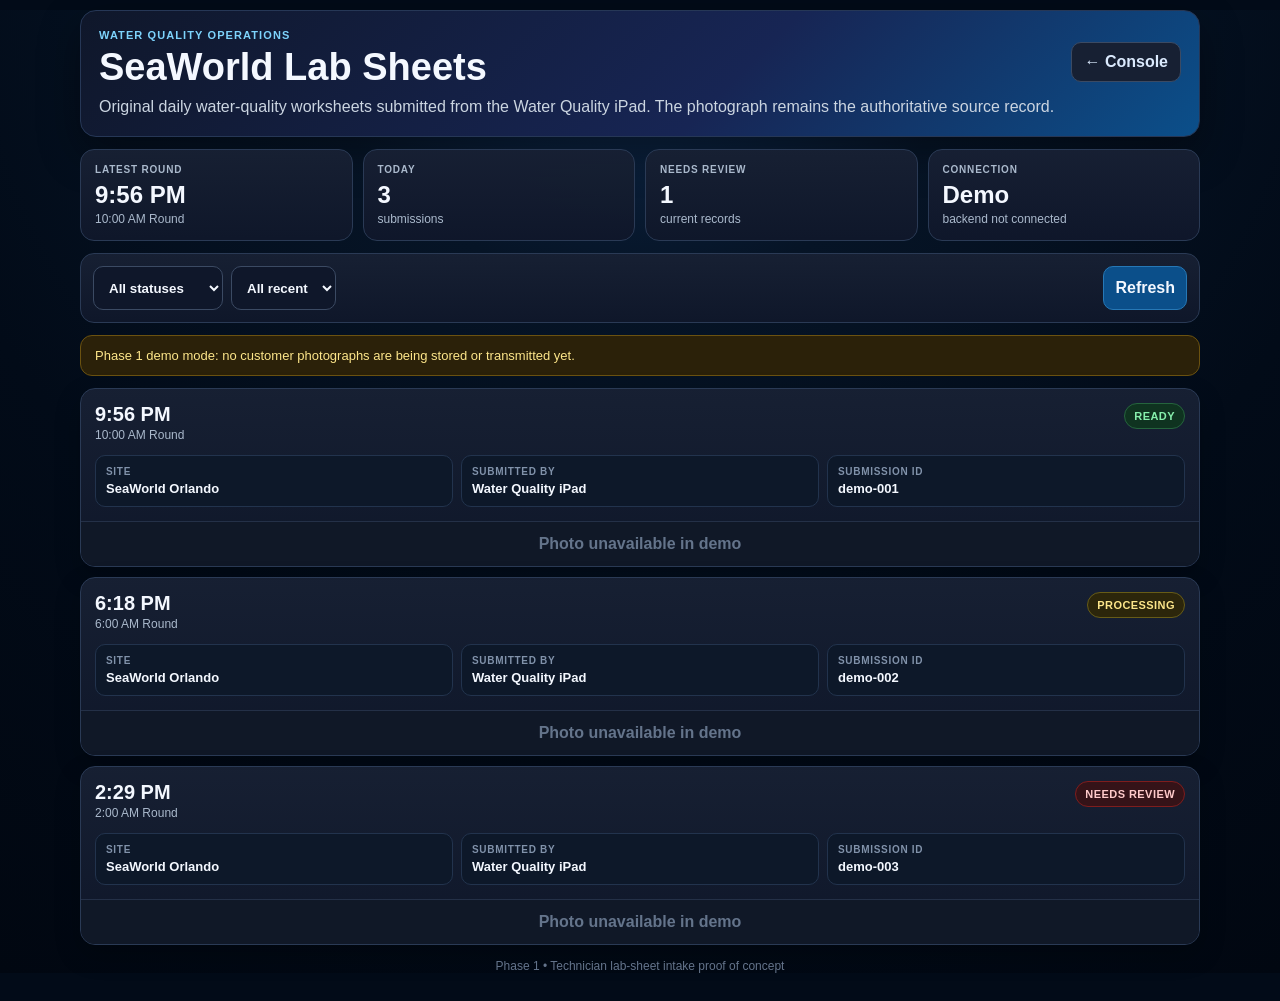
<file: lab-sheets.html>
<!DOCTYPE html>
<html lang="en">
<head>
<meta charset="utf-8">
<meta name="viewport" content="width=device-width,initial-scale=1,viewport-fit=cover">
<meta name="theme-color" content="#041b3d">
<meta name="apple-mobile-web-app-capable" content="yes">
<meta name="apple-mobile-web-app-status-bar-style" content="black-translucent">
<title>SeaWorld Lab Sheets</title>
<link rel="manifest" href="manifest.webmanifest">
<link rel="icon" href="icon-192.png">
<style>
:root{
  --page:#020b18;--surface:#071427;--surface2:#0b1c34;--surface3:#102541;
  --line:#17365c;--line2:#28476e;--text:#f4f8ff;--muted:#aab9cc;
  --cyan:#38d7ff;--green:#52ef6e;--amber:#ffb51c;--red:#ff4654;
}
*{box-sizing:border-box}
html{background:var(--page)}
body{
  margin:0;color:var(--text);font-family:-apple-system,BlinkMacSystemFont,"Segoe UI",Roboto,Arial,sans-serif;
  background:radial-gradient(circle at 50% -8%,#102f58 0,#061426 29%,#020b18 62%,#010711 100%);
  min-height:100vh;
}
button,a{font:inherit}
.shell{width:min(1120px,calc(100% - 18px));margin:10px auto 28px;padding-bottom:env(safe-area-inset-bottom)}
.hero{
  background:linear-gradient(135deg,#0f172a,#172554 58%,#0b4f8a);
  border:1px solid #263756;border-radius:16px;padding:18px;
  box-shadow:0 16px 40px rgba(0,0,0,.35)
}
.hero-top{display:flex;align-items:center;justify-content:space-between;gap:12px}
.eyebrow{font-size:11px;font-weight:850;letter-spacing:.1em;text-transform:uppercase;color:#7dd3fc}
h1{font-size:clamp(25px,6vw,38px);margin:5px 0 6px}
.hero p{margin:0;color:#cbd5e1;line-height:1.45}
.back{
  display:inline-flex;align-items:center;gap:7px;color:#dbeafe;text-decoration:none;
  border:1px solid #3b4a63;background:#172033;border-radius:10px;padding:10px 12px;font-weight:800;white-space:nowrap
}
.summary-grid{display:grid;grid-template-columns:repeat(4,1fr);gap:10px;margin-top:12px}
@media(max-width:760px){.summary-grid{grid-template-columns:repeat(2,1fr)}}
.kpi{background:linear-gradient(180deg,rgba(23,32,51,.98),rgba(15,23,42,.98));border:1px solid #2a3a55;border-radius:14px;padding:14px}
.kpi-label{font-size:10px;letter-spacing:.08em;text-transform:uppercase;color:var(--muted);font-weight:850}
.kpi-value{font-size:24px;font-weight:900;margin-top:6px}
.kpi-sub{font-size:12px;color:var(--muted);margin-top:3px}
.toolbar{
  display:flex;gap:10px;align-items:center;justify-content:space-between;margin-top:12px;
  padding:12px;background:linear-gradient(180deg,rgba(23,32,51,.98),rgba(15,23,42,.98));
  border:1px solid #2a3a55;border-radius:14px
}
.toolbar-left{display:flex;gap:8px;flex-wrap:wrap}
.control,select{
  min-height:44px;border:1px solid #3b4a63;background:#0f172a;color:var(--text);
  border-radius:10px;padding:9px 11px;font-weight:750
}
.control{cursor:pointer}
.control.primary{background:#0b4f8a;border-color:#2678b6}
.status-strip{margin-top:12px;padding:12px 14px;border-radius:12px;border:1px solid #24547a;background:#0f2741;color:#bae6fd;font-size:13px}
.status-strip.warning{background:#2b2109;border-color:#6b5210;color:#fde68a}
.status-strip.error{background:#321116;border-color:#7f1d1d;color:#fecaca}
.history{margin-top:12px;display:grid;gap:10px}
.entry{
  background:linear-gradient(180deg,rgba(23,32,51,.98),rgba(15,23,42,.98));
  border:1px solid #2a3a55;border-radius:15px;overflow:hidden;box-shadow:0 10px 26px rgba(0,0,0,.22)
}
.entry-main{padding:14px}
.entry-top{display:flex;justify-content:space-between;gap:12px;align-items:flex-start}
.time{font-size:20px;font-weight:900}
.date{font-size:12px;color:var(--muted);margin-top:2px}
.badge{font-size:11px;font-weight:850;letter-spacing:.04em;text-transform:uppercase;border-radius:999px;padding:6px 9px;white-space:nowrap}
.badge.ready{background:#0f3320;border:1px solid #25643d;color:#86efac}
.badge.processing{background:#2c260b;border:1px solid #675c17;color:#fde68a}
.badge.review{background:#351318;border:1px solid #7f1d1d;color:#fecaca}
.meta{display:grid;grid-template-columns:repeat(3,1fr);gap:8px;margin-top:13px}
@media(max-width:680px){.meta{grid-template-columns:1fr}}
.meta-item{background:#0d1829;border:1px solid #22334d;border-radius:10px;padding:10px}
.meta-label{font-size:10px;text-transform:uppercase;letter-spacing:.07em;color:#8192aa;font-weight:850}
.meta-value{margin-top:4px;font-size:13px;font-weight:750;overflow-wrap:anywhere}
.entry-actions{display:flex;border-top:1px solid #243047}
.entry-actions button{flex:1;border:0;background:#101827;color:#7dd3fc;padding:13px;font-weight:850;cursor:pointer}
.entry-actions button+button{border-left:1px solid #243047}
.entry-actions button:disabled{color:#64748b;cursor:not-allowed}
.empty{padding:34px 18px;text-align:center;border:1px dashed #345075;border-radius:14px;color:var(--muted)}
.empty strong{display:block;color:var(--text);font-size:18px;margin-bottom:6px}
.modal{position:fixed;inset:0;background:rgba(0,0,0,.82);display:none;align-items:center;justify-content:center;padding:12px;z-index:50}
.modal.open{display:flex}
.modal-card{width:min(980px,100%);max-height:94vh;overflow:auto;background:#071427;border:1px solid #28476e;border-radius:15px}
.modal-head{display:flex;align-items:center;justify-content:space-between;gap:10px;padding:12px 14px;border-bottom:1px solid #243047}
.modal-head strong{font-size:16px}
.modal-close{border:1px solid #3b4a63;background:#172033;color:#fff;border-radius:9px;padding:9px 11px;font-weight:850}
.photo-wrap{min-height:360px;display:grid;place-items:center;background:#030912;padding:14px}
.photo-wrap img{max-width:100%;max-height:75vh;object-fit:contain;border-radius:8px}
.photo-placeholder{text-align:center;color:var(--muted);max-width:420px;line-height:1.5}
.footer{margin-top:14px;text-align:center;color:#64748b;font-size:12px}
</style>
</head>
<body>
<main class="shell">
  <section class="hero">
    <div class="hero-top">
      <div>
        <div class="eyebrow">Water Quality Operations</div>
        <h1>SeaWorld Lab Sheets</h1>
      </div>
      <a class="back" href="index.html">← Console</a>
    </div>
    <p>Original daily water-quality worksheets submitted from the Water Quality iPad. The photograph remains the authoritative source record.</p>
  </section>

  <section class="summary-grid" aria-label="Lab sheet summary">
    <div class="kpi"><div class="kpi-label">Latest Round</div><div class="kpi-value" id="latestRound">—</div><div class="kpi-sub" id="latestRoundSub">No data</div></div>
    <div class="kpi"><div class="kpi-label">Today</div><div class="kpi-value" id="todayCount">0</div><div class="kpi-sub">submissions</div></div>
    <div class="kpi"><div class="kpi-label">Needs Review</div><div class="kpi-value" id="reviewCount">0</div><div class="kpi-sub">current records</div></div>
    <div class="kpi"><div class="kpi-label">Connection</div><div class="kpi-value" id="connectionState">Demo</div><div class="kpi-sub" id="connectionSub">backend not connected</div></div>
  </section>

  <section class="toolbar">
    <div class="toolbar-left">
      <select id="statusFilter" aria-label="Filter by status">
        <option value="all">All statuses</option>
        <option value="ready">Ready</option>
        <option value="processing">Processing</option>
        <option value="review">Needs review</option>
      </select>
      <select id="dateFilter" aria-label="Filter by date">
        <option value="all">All recent</option>
        <option value="today">Today</option>
      </select>
    </div>
    <button class="control primary" id="refreshButton">Refresh</button>
  </section>

  <div class="status-strip warning" id="statusStrip">Phase 1 demo mode: no customer photographs are being stored or transmitted yet.</div>
  <section class="history" id="history" aria-live="polite"></section>
  <div class="footer">Phase 1 • Technician lab-sheet intake proof of concept</div>
</main>

<div class="modal" id="photoModal" role="dialog" aria-modal="true" aria-label="Original lab sheet">
  <div class="modal-card">
    <div class="modal-head"><strong id="modalTitle">Original photograph</strong><button class="modal-close" id="modalClose">Close</button></div>
    <div class="photo-wrap" id="photoWrap"></div>
  </div>
</div>

<script src="lab-config.js"></script>
<script src="lab-api.js"></script>
<script>
(() => {
  "use strict";
  const config = window.LAB_SHEETS_CONFIG;
  const API = window.LabSheetsAPI;
  let submissions = [];

  const $ = id => document.getElementById(id);
  const history = $("history");
  const statusFilter = $("statusFilter");
  const dateFilter = $("dateFilter");

  function fmtDateTime(iso) {
    const d = new Date(iso);
    return {
      time: d.toLocaleTimeString([], { hour: "numeric", minute: "2-digit" }),
      date: d.toLocaleDateString([], { weekday: "short", month: "short", day: "numeric", year: "numeric" })
    };
  }

  function isToday(iso) {
    const d = new Date(iso), n = new Date();
    return d.getFullYear() === n.getFullYear() && d.getMonth() === n.getMonth() && d.getDate() === n.getDate();
  }

  function statusLabel(status) {
    return ({ ready: "Ready", processing: "Processing", review: "Needs review" })[status] || "Unknown";
  }

  function escapeHtml(value) {
    return String(value ?? "").replace(/[&<>"']/g, c => ({'&':'&amp;','<':'&lt;','>':'&gt;','"':'&quot;',"'":'&#039;'}[c]));
  }

  function filtered() {
    return submissions.filter(item => {
      if (statusFilter.value !== "all" && item.status !== statusFilter.value) return false;
      if (dateFilter.value === "today" && !isToday(item.submittedAt)) return false;
      return true;
    });
  }

  function renderSummary() {
    const sorted = [...submissions].sort((a,b) => new Date(b.submittedAt) - new Date(a.submittedAt));
    const latest = sorted[0];
    if (latest) {
      const f = fmtDateTime(latest.submittedAt);
      $("latestRound").textContent = f.time;
      $("latestRoundSub").textContent = latest.roundLabel || f.date;
    } else {
      $("latestRound").textContent = "—";
      $("latestRoundSub").textContent = "No data";
    }
    $("todayCount").textContent = submissions.filter(x => isToday(x.submittedAt)).length;
    $("reviewCount").textContent = submissions.filter(x => x.status === "review").length;
    $("connectionState").textContent = config.demoMode ? "Demo" : "Live";
    $("connectionSub").textContent = config.demoMode ? "backend not connected" : "secure API connected";
  }

  function render() {
    renderSummary();
    const rows = filtered().sort((a,b) => new Date(b.submittedAt) - new Date(a.submittedAt));
    if (!rows.length) {
      history.innerHTML = '<div class="empty"><strong>No submissions found</strong>Try a different filter or refresh the page.</div>';
      return;
    }

    history.innerHTML = rows.map(item => {
      const f = fmtDateTime(item.submittedAt);
      const hasPhoto = Boolean(API.getImageUrl(item));
      return `
        <article class="entry">
          <div class="entry-main">
            <div class="entry-top">
              <div>
                <div class="time">${escapeHtml(f.time)}</div>
                <div class="date">${escapeHtml(item.roundLabel || f.date)}</div>
              </div>
              <span class="badge ${escapeHtml(item.status)}">${escapeHtml(statusLabel(item.status))}</span>
            </div>
            <div class="meta">
              <div class="meta-item"><div class="meta-label">Site</div><div class="meta-value">${escapeHtml(item.site || config.siteLabel)}</div></div>
              <div class="meta-item"><div class="meta-label">Submitted By</div><div class="meta-value">${escapeHtml(item.device || "Unknown device")}</div></div>
              <div class="meta-item"><div class="meta-label">Submission ID</div><div class="meta-value">${escapeHtml(item.id)}</div></div>
            </div>
          </div>
          <div class="entry-actions">
            <button data-view="${escapeHtml(item.id)}" ${hasPhoto ? "" : "disabled"}>${hasPhoto ? "View Original" : "Photo unavailable in demo"}</button>
          </div>
        </article>`;
    }).join("");
  }

  async function load() {
    $("refreshButton").disabled = true;
    $("refreshButton").textContent = "Refreshing…";
    try {
      const result = await API.listSubmissions();
      submissions = Array.isArray(result.submissions) ? result.submissions : [];
      $("statusStrip").className = result.demo ? "status-strip warning" : "status-strip";
      $("statusStrip").textContent = result.demo
        ? "Phase 1 demo mode: no customer photographs are being stored or transmitted yet."
        : `Live lab-sheet history loaded • ${new Date().toLocaleTimeString([], {hour:"numeric",minute:"2-digit"})}`;
      render();
    } catch (error) {
      $("statusStrip").className = "status-strip error";
      $("statusStrip").textContent = error.message || "Unable to load lab sheets.";
      submissions = [];
      render();
    } finally {
      $("refreshButton").disabled = false;
      $("refreshButton").textContent = "Refresh";
    }
  }

  function openPhoto(item) {
    const url = API.getImageUrl(item);
    if (!url) return;
    $("modalTitle").textContent = `${item.roundLabel || "Lab Sheet"} • ${fmtDateTime(item.submittedAt).time}`;
    $("photoWrap").innerHTML = `<img src="${escapeHtml(url)}" alt="Original submitted lab worksheet">`;
    $("photoModal").classList.add("open");
  }

  history.addEventListener("click", event => {
    const button = event.target.closest("[data-view]");
    if (!button) return;
    const item = submissions.find(x => x.id === button.dataset.view);
    if (item) openPhoto(item);
  });

  function closeModal() {
    $("photoModal").classList.remove("open");
    $("photoWrap").innerHTML = "";
  }

  $("modalClose").addEventListener("click", closeModal);
  $("photoModal").addEventListener("click", e => { if (e.target === $("photoModal")) closeModal(); });
  $("refreshButton").addEventListener("click", load);
  statusFilter.addEventListener("change", render);
  dateFilter.addEventListener("change", render);

  load();
  if (!config.demoMode && config.refreshIntervalMs > 0) setInterval(load, config.refreshIntervalMs);
})();
</script>
</body>
</html>
</file>
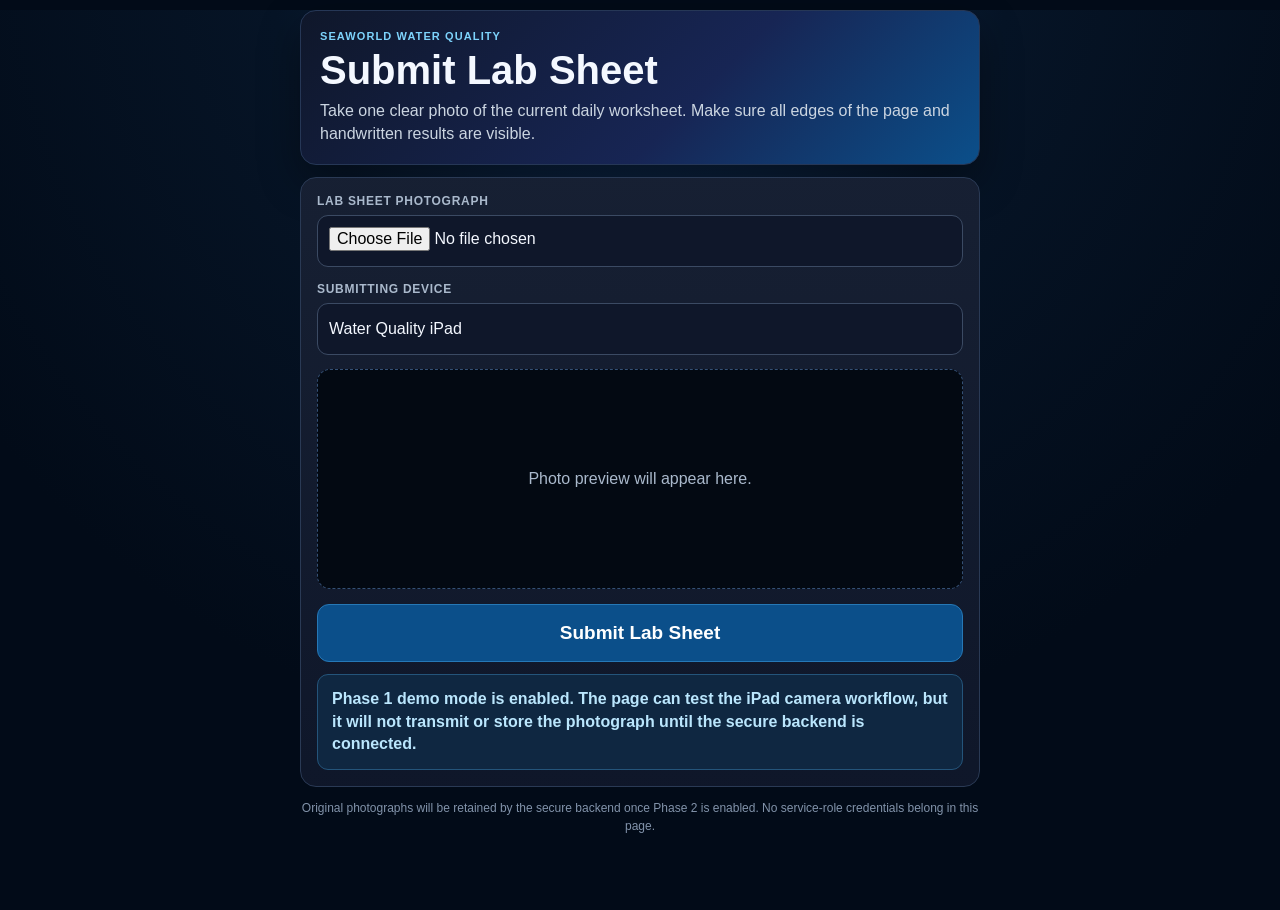
<file: lab-upload.html>
<!DOCTYPE html>
<html lang="en">
<head>
<meta charset="utf-8">
<meta name="viewport" content="width=device-width,initial-scale=1,viewport-fit=cover">
<meta name="theme-color" content="#041b3d">
<meta name="apple-mobile-web-app-capable" content="yes">
<title>Submit Lab Sheet</title>
<link rel="icon" href="icon-192.png">
<style>
:root{--page:#020b18;--surface:#071427;--surface2:#0b1c34;--line:#28476e;--text:#f4f8ff;--muted:#aab9cc;--cyan:#38d7ff;--green:#52ef6e;--amber:#ffb51c;--red:#ff4654}
*{box-sizing:border-box}
html{background:var(--page)}
body{margin:0;min-height:100vh;color:var(--text);font-family:-apple-system,BlinkMacSystemFont,"Segoe UI",Roboto,Arial,sans-serif;background:radial-gradient(circle at 50% -8%,#102f58 0,#061426 32%,#020b18 70%)}
.shell{width:min(680px,calc(100% - 18px));margin:10px auto 26px;padding-bottom:env(safe-area-inset-bottom)}
.hero{background:linear-gradient(135deg,#0f172a,#172554 58%,#0b4f8a);border:1px solid #263756;border-radius:16px;padding:19px;box-shadow:0 16px 40px rgba(0,0,0,.35)}
.eyebrow{font-size:11px;font-weight:850;letter-spacing:.1em;text-transform:uppercase;color:#7dd3fc}
h1{font-size:clamp(27px,7vw,40px);margin:6px 0}
.hero p{margin:0;color:#cbd5e1;line-height:1.45}
.card{margin-top:12px;background:linear-gradient(180deg,rgba(23,32,51,.98),rgba(15,23,42,.98));border:1px solid #2a3a55;border-radius:16px;padding:16px}
label{display:block;font-size:12px;font-weight:850;text-transform:uppercase;letter-spacing:.06em;color:var(--muted);margin-bottom:7px}
input[type=file],input[type=text]{width:100%;min-height:52px;border:1px solid #3b4a63;background:#0f172a;color:var(--text);border-radius:11px;padding:11px;font-size:16px}
.field+.field{margin-top:15px}
.preview{margin-top:14px;border:1px dashed #345075;border-radius:13px;min-height:220px;display:grid;place-items:center;overflow:hidden;background:#030912}
.preview img{display:block;max-width:100%;max-height:58vh;object-fit:contain}
.preview span{color:var(--muted);text-align:center;padding:25px;line-height:1.5}
.submit{width:100%;min-height:58px;margin-top:15px;border:1px solid #2678b6;border-radius:12px;background:#0b4f8a;color:#fff;font-size:19px;font-weight:900}
.submit:disabled{opacity:.5}
.message{display:none;margin-top:12px;padding:13px 14px;border-radius:11px;font-weight:750;line-height:1.4}
.message.show{display:block}
.message.info{background:#0f2741;border:1px solid #24547a;color:#bae6fd}
.message.success{background:#0f3320;border:1px solid #25643d;color:#bbf7d0}
.message.error{background:#321116;border:1px solid #7f1d1d;color:#fecaca}
.note{margin-top:12px;color:#8293aa;font-size:12px;line-height:1.5;text-align:center}
</style>
</head>
<body>
<main class="shell">
  <section class="hero">
    <div class="eyebrow">SeaWorld Water Quality</div>
    <h1>Submit Lab Sheet</h1>
    <p>Take one clear photo of the current daily worksheet. Make sure all edges of the page and handwritten results are visible.</p>
  </section>

  <form class="card" id="uploadForm">
    <div class="field">
      <label for="photo">Lab sheet photograph</label>
      <input id="photo" name="photo" type="file" accept="image/*" capture="environment" required>
    </div>
    <div class="field">
      <label for="device">Submitting device</label>
      <input id="device" name="device" type="text" value="Water Quality iPad" autocomplete="off">
    </div>
    <div class="preview" id="preview"><span>Photo preview will appear here.</span></div>
    <button class="submit" id="submitButton" type="submit">Submit Lab Sheet</button>
    <div class="message info show" id="message">Phase 1 demo mode is enabled. The page can test the iPad camera workflow, but it will not transmit or store the photograph until the secure backend is connected.</div>
  </form>

  <div class="note">Original photographs will be retained by the secure backend once Phase 2 is enabled. No service-role credentials belong in this page.</div>
</main>

<script src="lab-config.js"></script>
<script src="lab-api.js"></script>
<script>
(() => {
  "use strict";
  const photo = document.getElementById("photo");
  const preview = document.getElementById("preview");
  const form = document.getElementById("uploadForm");
  const message = document.getElementById("message");
  const submitButton = document.getElementById("submitButton");
  let objectUrl = "";

  function showMessage(text, type) {
    message.className = `message ${type} show`;
    message.textContent = text;
  }

  photo.addEventListener("change", () => {
    if (objectUrl) URL.revokeObjectURL(objectUrl);
    const file = photo.files && photo.files[0];
    if (!file) {
      preview.innerHTML = "<span>Photo preview will appear here.</span>";
      return;
    }
    objectUrl = URL.createObjectURL(file);
    const img = document.createElement("img");
    img.src = objectUrl;
    img.alt = "Selected lab sheet";
    preview.replaceChildren(img);
  });

  form.addEventListener("submit", async event => {
    event.preventDefault();
    const file = photo.files && photo.files[0];
    if (!file) {
      showMessage("Take or choose a photo first.", "error");
      return;
    }

    if (!/^image\//.test(file.type || "")) {
      showMessage("The selected file is not recognized as an image.", "error");
      return;
    }

    submitButton.disabled = true;
    submitButton.textContent = "Submitting…";
    showMessage("Submitting photograph…", "info");

    try {
      const result = await window.LabSheetsAPI.uploadSubmission({
        file,
        deviceLabel: document.getElementById("device").value.trim()
      });
      showMessage(`Lab sheet submitted successfully${result.submissionId ? ` • ${result.submissionId}` : ""}.`, "success");
      form.reset();
      document.getElementById("device").value = window.LAB_SHEETS_CONFIG.defaultDeviceLabel || "Water Quality iPad";
      preview.innerHTML = "<span>Photo submitted. Ready for the next lab round.</span>";
    } catch (error) {
      showMessage(error.message || "Unable to submit the photograph.", "error");
    } finally {
      submitButton.disabled = false;
      submitButton.textContent = "Submit Lab Sheet";
    }
  });
})();
</script>
</body>
</html>
</file>
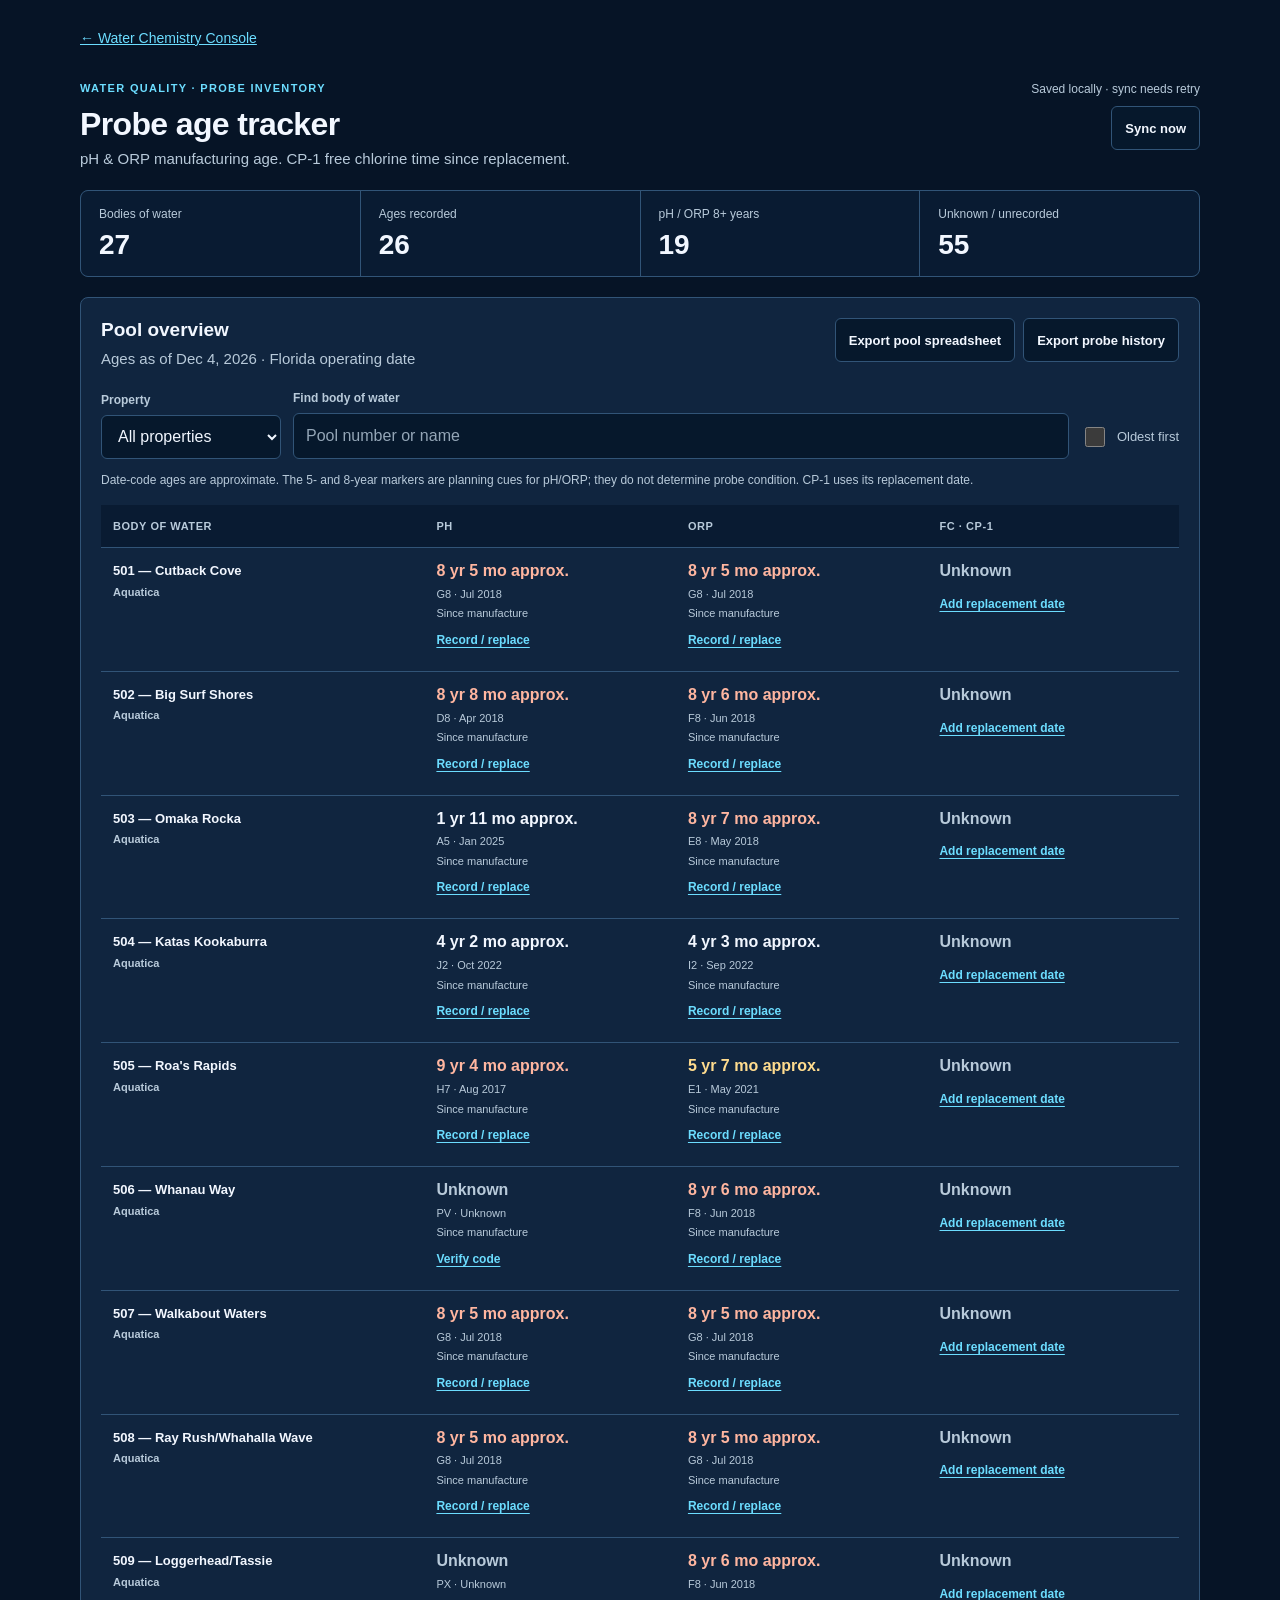
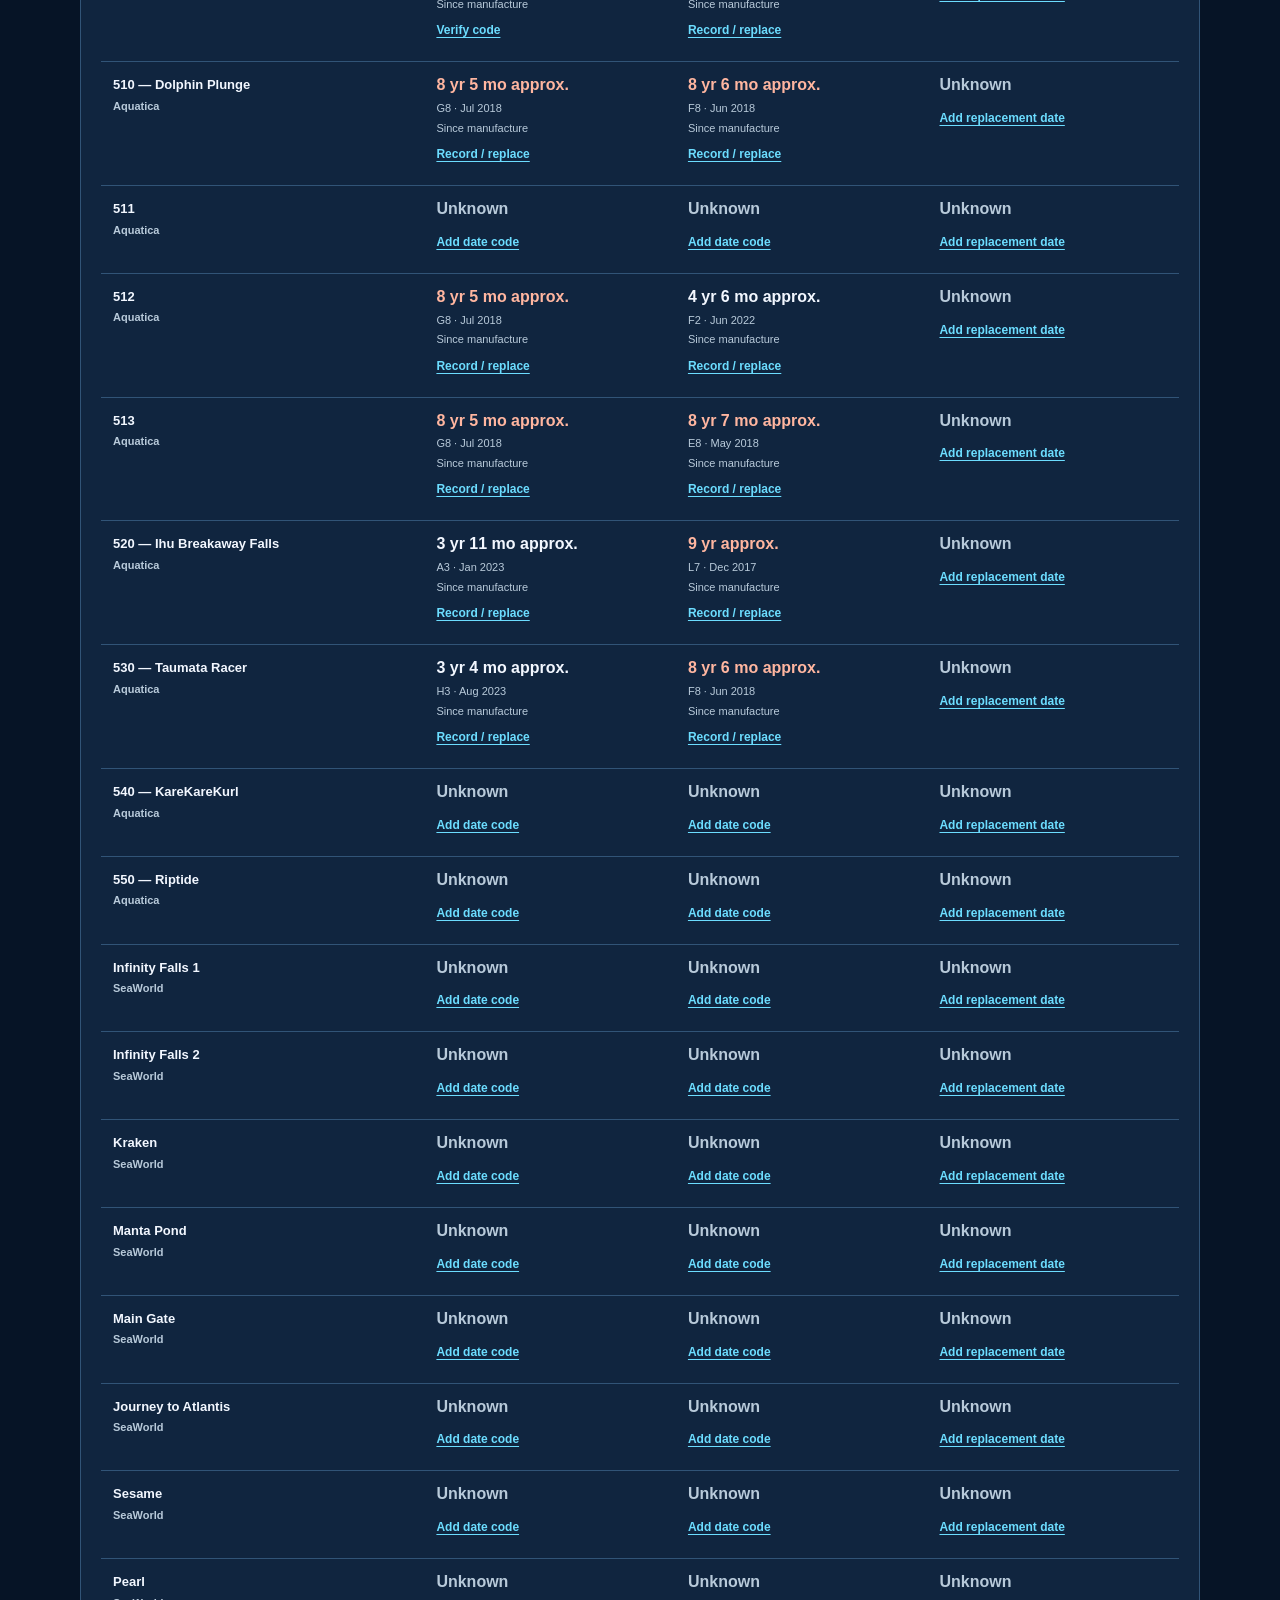
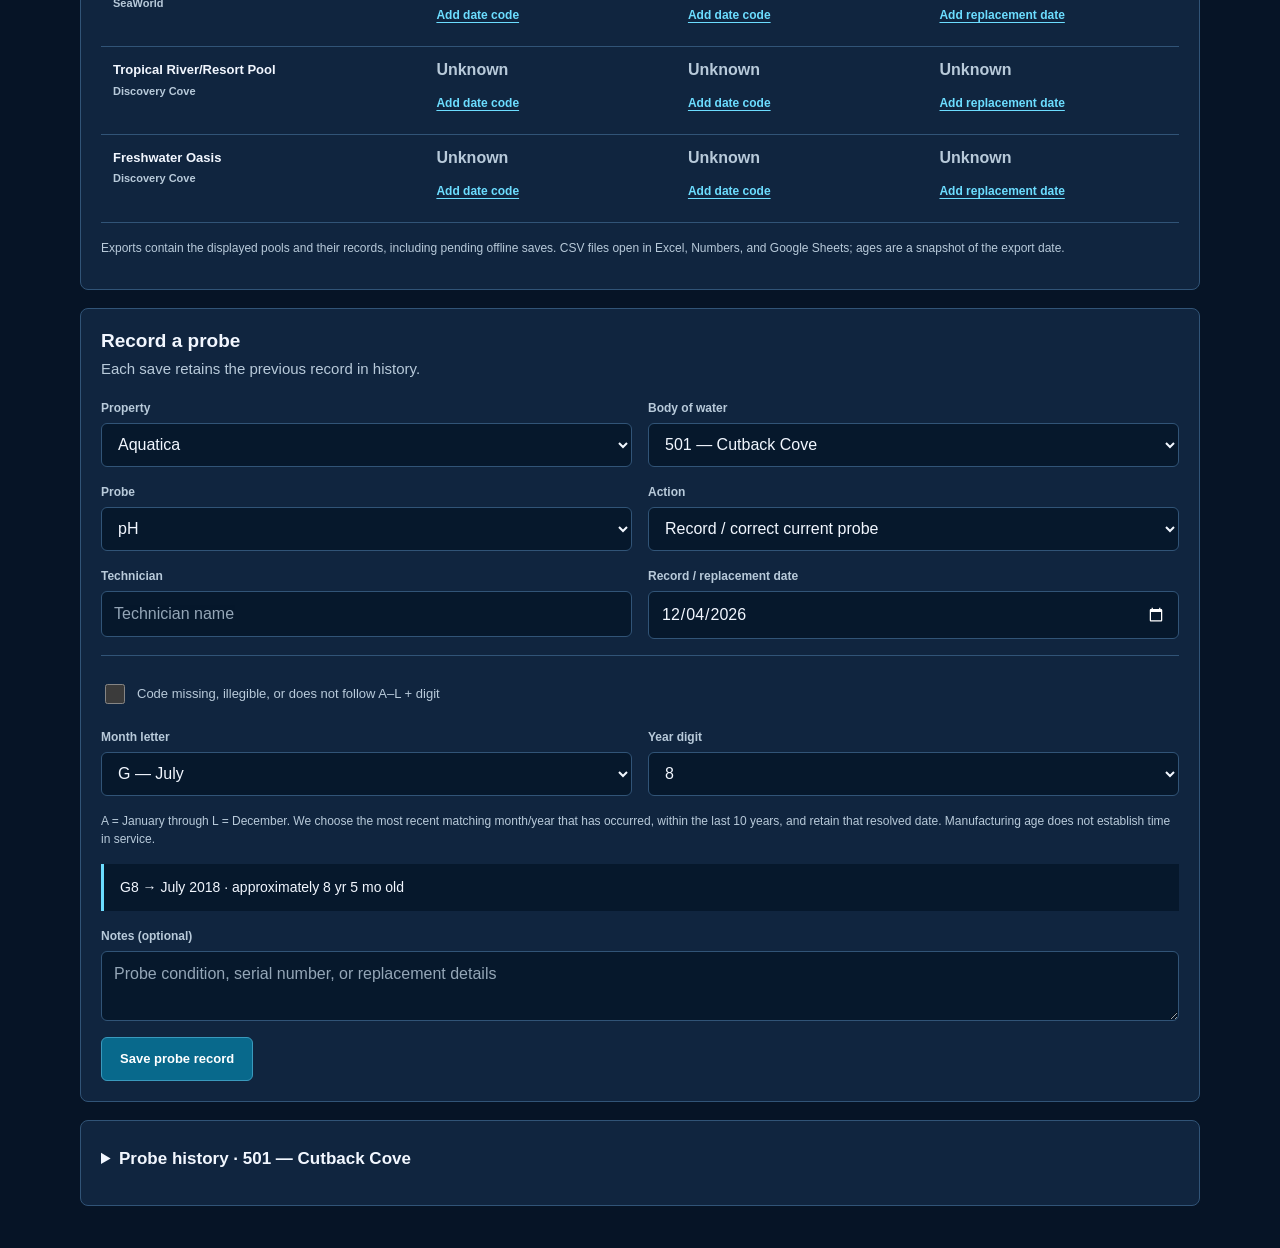
<file: probes.html>
<!doctype html>
<html lang="en">
<head>
  <meta charset="utf-8">
  <meta name="viewport" content="width=device-width,initial-scale=1,viewport-fit=cover">
  <meta name="theme-color" content="#041b3d">
  <link rel="manifest" href="manifest.webmanifest">
  <link rel="icon" href="icon-192.png">
  <link rel="stylesheet" href="probe-tracker.css">
  <title>Probe ages · SeaWorld Water Chemistry Console</title>
  <script src="probe-core.js" defer></script>
  <script src="probe-store.js" defer></script>
  <script src="probe-tracker.js" defer></script>
</head>
<body class="probe-standalone">
  <main><a class="probe-home" href="index.html">← Water Chemistry Console</a><div id="probeTrackerRoot"></div>
  <noscript>Enable JavaScript to record and view probe ages.</noscript></main>
  <script>
    if ('serviceWorker' in navigator) window.addEventListener('load',function () {
      navigator.serviceWorker.register('./service-worker.js?build=v15.12-probes',{updateViaCache:'none'}).catch(function () {});
    });
  </script>
</body>
</html>
</file>
<file: probe-tracker.css>
#probeTrackerRoot{--pt-bg:#091b32;--pt-card:#10253f;--pt-input:#06182c;--pt-line:#315477;--pt-text:#f2f7ff;--pt-muted:#b8cada;--pt-accent:#6cddff;color:var(--pt-text);font-family:inherit;font-size:15px;line-height:1.5;min-width:0}
body.light-mode #probeTrackerRoot{--pt-bg:#f3f7fc;--pt-card:#fff;--pt-input:#fff;--pt-line:#b0c4d8;--pt-text:#152e47;--pt-muted:#4a647b;--pt-accent:#065c82}
#probeTrackerRoot *,#probeTrackerRoot *::before,#probeTrackerRoot *::after{box-sizing:border-box}
#probeTrackerRoot [hidden]{display:none!important}
#probeTrackerRoot h2,#probeTrackerRoot h3,#probeTrackerRoot p{margin:0}
#probeTrackerRoot h2{font-size:clamp(24px,3vw,32px);line-height:1.2;letter-spacing:-.02em}
#probeTrackerRoot h3{font-size:19px;line-height:1.3}
#probeTrackerRoot .pt-head{display:flex;align-items:flex-start;justify-content:space-between;gap:20px;margin:20px 0}
#probeTrackerRoot .pt-head p:not(.pt-kicker),#probeTrackerRoot .pt-section-head p{color:var(--pt-muted);margin-top:5px}
#probeTrackerRoot .pt-kicker{font-size:11px;font-weight:750;letter-spacing:.12em;color:var(--pt-accent);margin-bottom:8px}
#probeTrackerRoot .pt-sync-box{display:flex;flex-direction:column;align-items:flex-end;gap:8px;max-width:310px;text-align:right;font-size:12px;color:var(--pt-muted)}
#probeTrackerRoot button{background:var(--pt-input);color:var(--pt-text);border:1px solid var(--pt-line);border-radius:6px;padding:10px 13px;font-family:inherit;font-size:13px;font-weight:650;min-height:44px;cursor:pointer;white-space:normal}
#probeTrackerRoot button:hover{border-color:var(--pt-accent)}
#probeTrackerRoot button:disabled{cursor:default;opacity:.55}
#probeTrackerRoot :is(button,input,select,textarea,summary):focus-visible{outline:3px solid var(--pt-accent);outline-offset:3px}
#probeTrackerRoot .pt-stats{display:grid;grid-template-columns:repeat(4,minmax(0,1fr));gap:1px;background:var(--pt-line);border:1px solid var(--pt-line);border-radius:8px;overflow:hidden;margin-bottom:20px}
#probeTrackerRoot .pt-stats>div{background:var(--pt-bg);padding:14px 18px}
#probeTrackerRoot .pt-stats span{display:block;color:var(--pt-muted);font-size:12px}
#probeTrackerRoot .pt-stats strong{display:block;font-size:28px;line-height:1.25;margin-top:4px;font-variant-numeric:tabular-nums}
#probeTrackerRoot .pt-card{padding:20px;border:1px solid var(--pt-line);border-radius:8px;background:var(--pt-card);margin-bottom:18px;min-width:0}
#probeTrackerRoot .pt-section-head{display:flex;justify-content:space-between;align-items:flex-start;gap:18px;margin-bottom:18px}
#probeTrackerRoot .pt-export{display:flex;gap:8px;flex-wrap:wrap;justify-content:flex-end}
#probeTrackerRoot .pt-filters{display:grid;grid-template-columns:180px minmax(160px,1fr) auto;gap:12px;align-items:end;margin-bottom:12px}
#probeTrackerRoot label{font-size:12px;font-weight:650;letter-spacing:0;text-transform:none;display:block;color:var(--pt-muted);margin-bottom:6px}
#probeTrackerRoot :is(input,select,textarea){display:block;width:100%;min-width:0;border:1px solid var(--pt-line);border-radius:6px;background:var(--pt-input);color:var(--pt-text);font:inherit;font-size:16px;min-height:44px;padding:10px 12px;color-scheme:dark}
body.light-mode #probeTrackerRoot :is(input,select,textarea){color-scheme:light}
#probeTrackerRoot input::placeholder,#probeTrackerRoot textarea::placeholder{color:var(--pt-muted);opacity:.8}
#probeTrackerRoot .pt-check{display:flex;align-items:center;gap:9px;min-height:44px;margin:0;font-size:13px;font-weight:400}
#probeTrackerRoot .pt-check input{width:20px;height:20px;min-height:20px;padding:0;flex:0 0 auto;accent-color:var(--pt-accent)}
#probeTrackerRoot .pt-help{color:var(--pt-muted);font-size:12px;line-height:1.5;margin:12px 0}
#probeTrackerRoot .pt-table-wrap{overflow-x:auto;max-width:100%;margin:16px 0;overscroll-behavior-x:contain}
#probeTrackerRoot .pt-table{width:100%;border-collapse:collapse;table-layout:fixed;font-size:13px;color:var(--pt-text);background:transparent;border:0}
#probeTrackerRoot .pt-table :is(th,td){padding:13px 12px;border:0;border-bottom:1px solid var(--pt-line);text-align:left;vertical-align:top;white-space:normal;overflow-wrap:anywhere;background:transparent}
#probeTrackerRoot .pt-table thead th{color:var(--pt-muted);font-size:11px;text-transform:uppercase;letter-spacing:.05em;background:var(--pt-bg)}
#probeTrackerRoot .pt-table th:first-child{width:30%}
#probeTrackerRoot .pt-table tbody th{font-weight:600}
#probeTrackerRoot .pt-age{display:block;font-size:16px;font-weight:750;font-variant-numeric:tabular-nums;line-height:1.3;margin-bottom:4px}
#probeTrackerRoot .pt-old{color:#ffb6a0}
#probeTrackerRoot .pt-watch{color:#ffdc8e}
body.light-mode #probeTrackerRoot .pt-old{color:#9c2a09}
body.light-mode #probeTrackerRoot .pt-watch{color:#7b5400}
#probeTrackerRoot .pt-missing,#probeTrackerRoot .pt-unknown{color:var(--pt-muted)}
#probeTrackerRoot .pt-detail{display:block;color:var(--pt-muted);font-size:11px;line-height:1.5;margin-top:3px;overflow-wrap:anywhere}
#probeTrackerRoot .pt-link{display:block;background:transparent;border:0;padding:6px 0;text-align:left;color:var(--pt-accent);font-size:12px;min-height:36px;text-decoration:underline;text-underline-offset:3px}
#probeTrackerRoot .pt-form-grid{display:grid;grid-template-columns:repeat(2,minmax(0,1fr));gap:16px;margin-bottom:16px}
#probeTrackerRoot .pt-input-block{border-top:1px solid var(--pt-line);padding-top:16px;margin-top:4px;margin-bottom:16px}
#probeTrackerRoot #pt-codeFields{margin-top:12px}
#probeTrackerRoot #pt-installed{max-width:400px}
#probeTrackerRoot .pt-preview{padding:13px 16px;border-left:3px solid var(--pt-accent);background:var(--pt-input);color:var(--pt-text);margin-bottom:16px;font-size:14px}
#probeTrackerRoot .pt-save-row{display:flex;align-items:center;gap:16px;margin-top:16px}
#probeTrackerRoot .pt-primary{background:#08698c;border-color:#3a9abd;color:#fff;padding:12px 18px}
#probeTrackerRoot #pt-saveStatus{font-size:13px;color:var(--pt-accent)}
#probeTrackerRoot .pt-notice{border:1px solid #e38d76;padding:12px 16px;color:#ffd4c5;margin-bottom:18px}
body.light-mode #probeTrackerRoot .pt-notice{color:#9c2a09}
#probeTrackerRoot details>summary{font-size:17px;font-weight:650;cursor:pointer;min-height:44px;padding:5px 0;overflow-wrap:anywhere}
#probeTrackerRoot .pt-history-row{padding:14px 0;border-bottom:1px solid var(--pt-line);display:grid;grid-template-columns:minmax(0,1fr) auto;gap:10px}
#probeTrackerRoot .pt-history-row p{grid-column:1/-1;font-size:13px;color:var(--pt-muted);white-space:pre-wrap;overflow-wrap:anywhere}
#probeTrackerRoot .pt-tag{align-self:start;font-size:11px;color:var(--pt-muted);border:1px solid var(--pt-line);border-radius:4px;padding:3px 6px}
#probeTrackerRoot .pt-sr{position:absolute;width:1px;height:1px;padding:0;margin:-1px;overflow:hidden;clip:rect(0,0,0,0);white-space:nowrap;border:0}
.probe-standalone{margin:0;background:#061426;color:#f2f7ff;font-family:-apple-system,BlinkMacSystemFont,"Segoe UI",sans-serif;padding:16px max(12px,env(safe-area-inset-left)) max(24px,env(safe-area-inset-bottom))}
.probe-standalone main{max-width:1120px;margin:auto}
.probe-standalone .probe-home{display:inline-flex;align-items:center;min-height:44px;color:#6cddff;font-size:14px}
@media(max-width:760px){
  #probeTrackerRoot .pt-head,#probeTrackerRoot .pt-section-head{flex-direction:column;gap:14px}
  #probeTrackerRoot .pt-sync-box{max-width:none;text-align:left;align-items:flex-start}
  #probeTrackerRoot .pt-stats{grid-template-columns:repeat(2,minmax(0,1fr))}
  #probeTrackerRoot .pt-export{justify-content:flex-start}
  #probeTrackerRoot .pt-filters{grid-template-columns:repeat(2,minmax(0,1fr))}
  #probeTrackerRoot .pt-check{grid-column:1/-1}
  #probeTrackerRoot .pt-table,#probeTrackerRoot .pt-table tbody{display:block}
  #probeTrackerRoot .pt-table thead{position:absolute;width:1px;height:1px;overflow:hidden;clip:rect(0,0,0,0)}
  #probeTrackerRoot .pt-table tbody tr{display:grid;grid-template-columns:repeat(3,minmax(0,1fr));gap:0;border-bottom:1px solid var(--pt-line);padding:12px 0}
  #probeTrackerRoot .pt-table tbody th{display:block;grid-column:1/-1;width:auto;padding:0 0 10px;border:0;font-size:14px}
  #probeTrackerRoot .pt-table tbody td{display:block;border:0;padding:5px 10px 0 0;min-width:0}
  #probeTrackerRoot .pt-table tbody td::before{display:block;font-size:11px;font-weight:750;color:var(--pt-muted);letter-spacing:.03em;margin-bottom:6px}
  #probeTrackerRoot .pt-table tbody td:nth-child(2)::before{content:'pH'}
  #probeTrackerRoot .pt-table tbody td:nth-child(3)::before{content:'ORP'}
  #probeTrackerRoot .pt-table tbody td:nth-child(4)::before{content:'FC · CP-1'}
  #probeTrackerRoot .pt-age{font-size:14px}
  #probeTrackerRoot .pt-card{padding:14px}
}
@media(max-width:430px){
  #probeTrackerRoot .pt-form-grid{grid-template-columns:1fr;gap:12px}
  #probeTrackerRoot .pt-filters{grid-template-columns:1fr}
  #probeTrackerRoot .pt-save-row{align-items:stretch;flex-direction:column;gap:10px}
  #probeTrackerRoot .pt-stats>div{padding:12px}
  #probeTrackerRoot .pt-export button{flex:1;min-width:130px}
  #probeTrackerRoot .pt-detail{font-size:10px}
}
@media(prefers-reduced-motion:reduce){#probeTrackerRoot *{scroll-behavior:auto!important;transition:none!important}}
</file>
